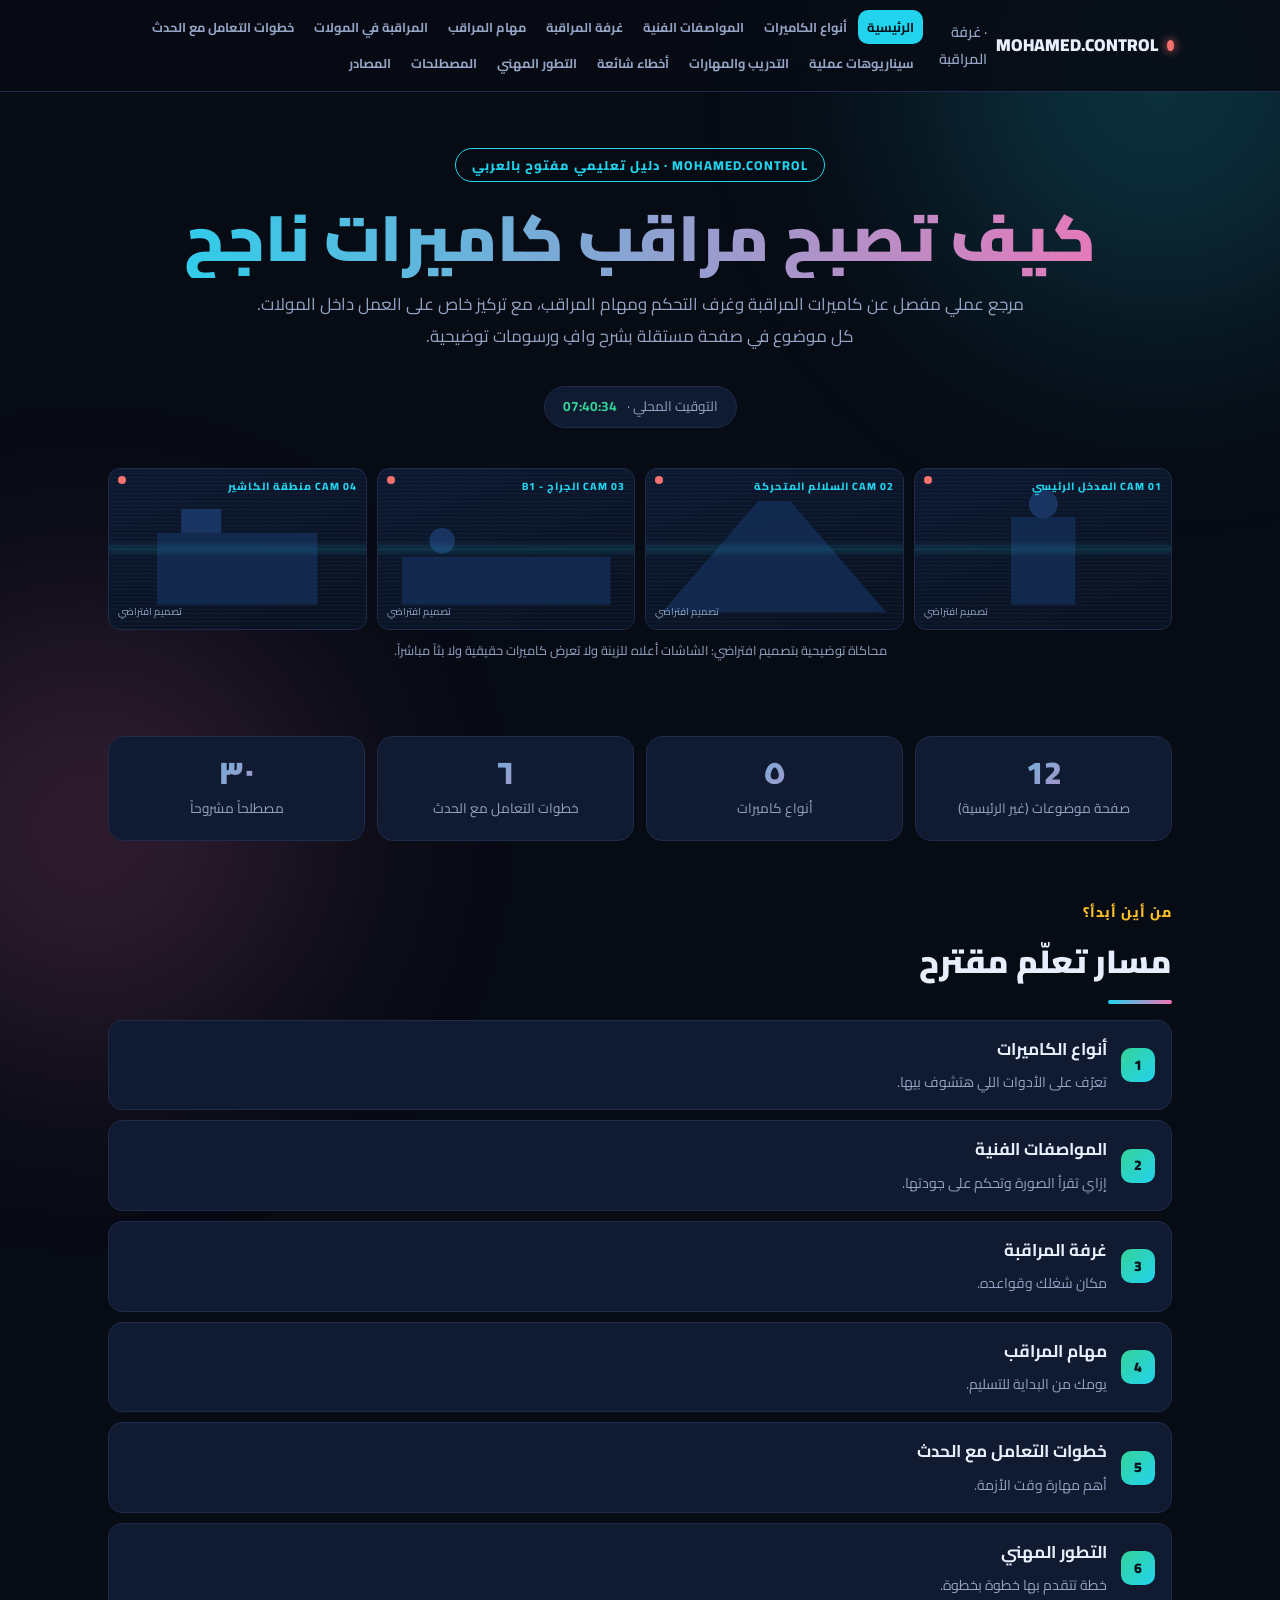
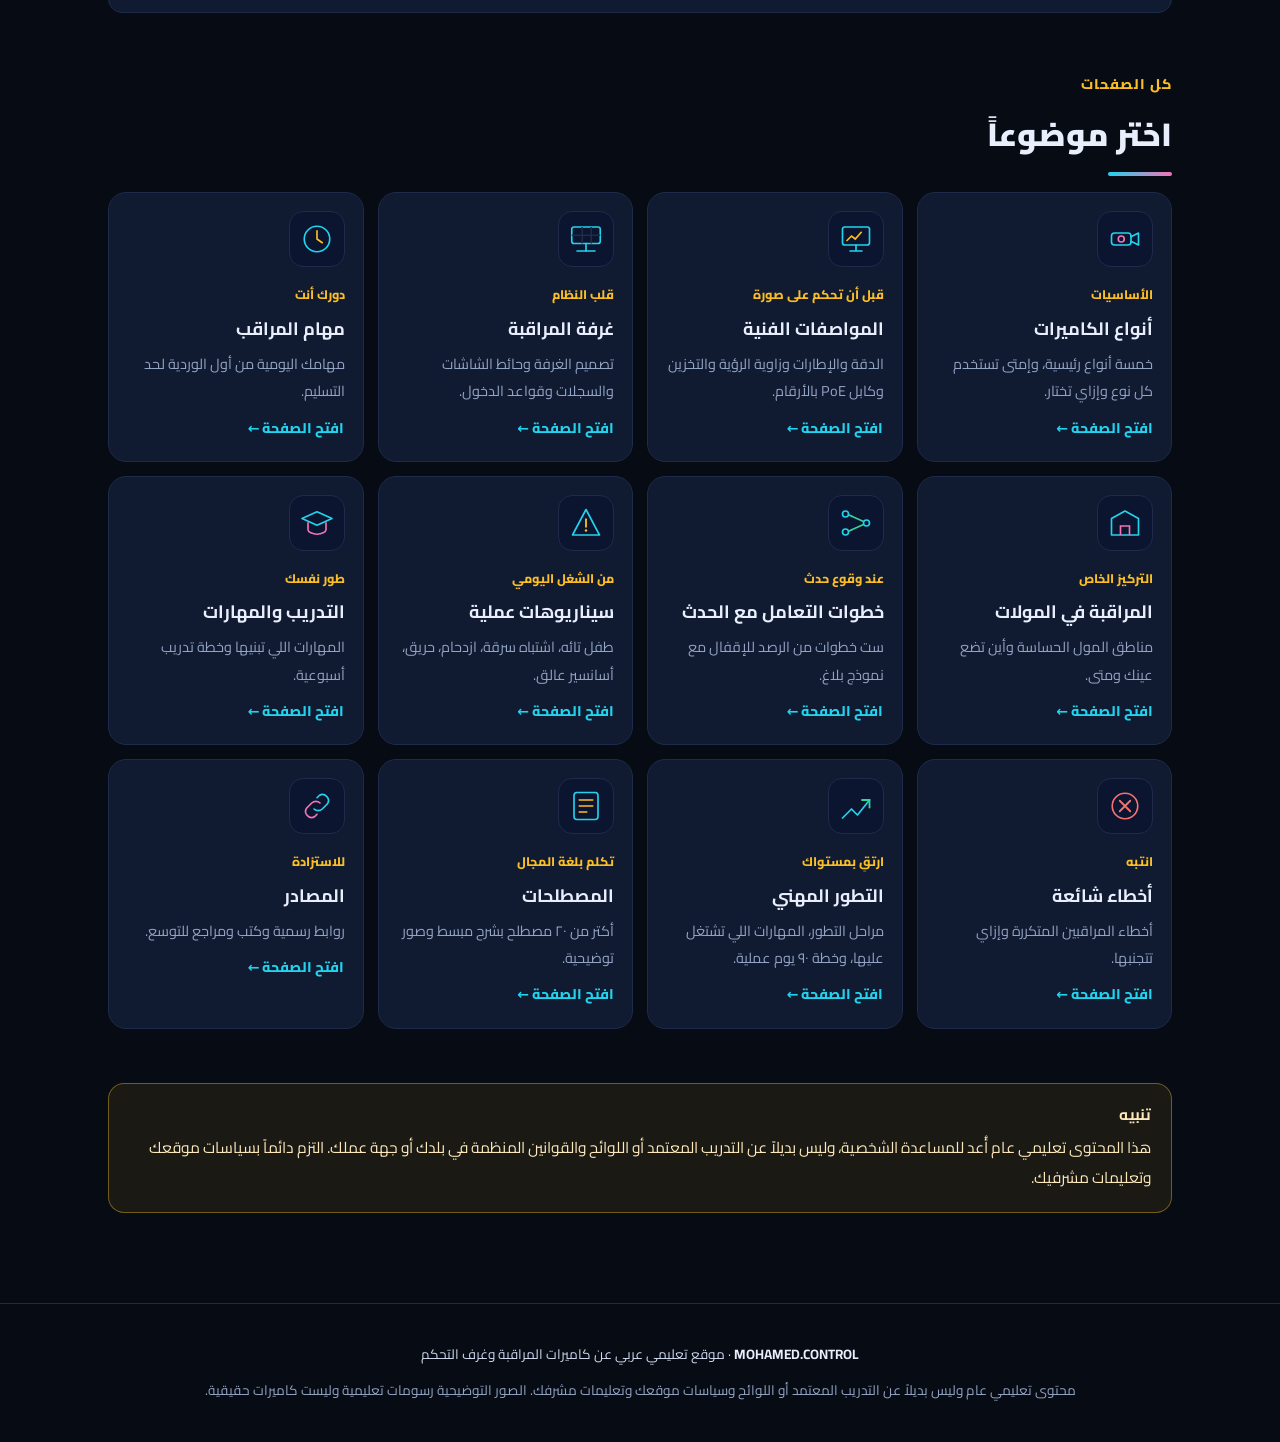
<file: index.html>
<!DOCTYPE html>
<html lang="ar" dir="rtl">
<head>
<meta charset="UTF-8">
<meta name="viewport" content="width=device-width, initial-scale=1.0">
<title>كيف تصبح مراقب كاميرات ناجح | MOHAMED.CONTROL</title>
<meta name="description" content="مرجع عملي مفصل عن كاميرات المراقبة وغرف التحكم ومهام المراقب، مع تركيز خاص على العمل داخل المولات التجارية.">
<link rel="preconnect" href="https://fonts.googleapis.com">
<link rel="preconnect" href="https://fonts.gstatic.com" crossorigin>
<link href="https://fonts.googleapis.com/css2?family=Cairo:wght@400;600;700;800;900&display=swap" rel="stylesheet">
<link rel="stylesheet" href="style.css?v=2">
</head>
<body>
<div class="glow a"></div><div class="glow b"></div>
<nav><div class="nav-in"><a class="brand" href="index.html"><span class="dot"></span>MOHAMED.CONTROL <small>· غرفة المراقبة</small></a><button class="menu-btn" id="mb" aria-expanded="false" aria-controls="lk">القائمة ☰</button><div class="links" id="lk"><a href='index.html' class='cur'>الرئيسية</a><a href='cameras.html'>أنواع الكاميرات</a><a href='specs.html'>المواصفات الفنية</a><a href='control-room.html'>غرفة المراقبة</a><a href='duties.html'>مهام المراقب</a><a href='malls.html'>المراقبة في المولات</a><a href='incident.html'>خطوات التعامل مع الحدث</a><a href='scenarios.html'>سيناريوهات عملية</a><a href='training.html'>التدريب والمهارات</a><a href='mistakes.html'>أخطاء شائعة</a><a href='growth.html'>التطور المهني</a><a href='terms.html'>المصطلحات</a><a href='sources.html'>المصادر</a></div></div></nav><header class="phero home-h"><span class="kicker">MOHAMED.CONTROL · دليل تعليمي مفتوح بالعربي</span><h1>كيف تصبح مراقب كاميرات ناجح</h1>
<p class="lead">مرجع عملي مفصل عن كاميرات المراقبة وغرف التحكم ومهام المراقب، مع تركيز خاص على العمل داخل المولات. كل موضوع في صفحة مستقلة بشرح وافٍ ورسومات توضيحية.</p>
<div class="live">التوقيت المحلي · <b id="clock">--:--:--</b></div></header>
<div class="wall"><div class='cam'><svg viewBox='0 0 160 100' preserveAspectRatio='none'><rect x='60' y='30' width='40' height='55' fill='#14305a'/><circle cx='80' cy='22' r='9' fill='#1e3f73'/></svg><span>CAM 01 المدخل الرئيسي</span><div class='rec'></div><i>تصميم افتراضي</i></div><div class='cam'><svg viewBox='0 0 160 100' preserveAspectRatio='none'><path d='M10 90L70 20L90 20L150 90Z' fill='#14305a'/></svg><span>CAM 02 السلالم المتحركة</span><div class='rec'></div><i>تصميم افتراضي</i></div><div class='cam'><svg viewBox='0 0 160 100' preserveAspectRatio='none'><rect x='15' y='55' width='130' height='30' fill='#14305a'/><circle cx='40' cy='45' r='8' fill='#1e3f73'/></svg><span>CAM 03 الجراج - B1</span><div class='rec'></div><i>تصميم افتراضي</i></div><div class='cam'><svg viewBox='0 0 160 100' preserveAspectRatio='none'><rect x='30' y='40' width='100' height='45' fill='#14305a'/><rect x='45' y='25' width='25' height='15' fill='#1e3f73'/></svg><span>CAM 04 منطقة الكاشير</span><div class='rec'></div><i>تصميم افتراضي</i></div></div>
<p style="text-align:center;color:var(--muted);font-size:.8rem;margin-top:8px;position:relative;z-index:1">محاكاة توضيحية بتصميم افتراضي: الشاشات أعلاه للزينة ولا تعرض كاميرات حقيقية ولا بثاً مباشراً.</p>
<main><section class="blk show"><div class="stats"><div class="stat"><b>12</b><span>صفحة موضوعات (غير الرئيسية)</span></div><div class="stat"><b>٥</b><span>أنواع كاميرات</span></div><div class="stat"><b>٦</b><span>خطوات التعامل مع الحدث</span></div><div class="stat"><b>٣٠</b><span>مصطلحاً مشروحاً</span></div></div></section>
<section class="blk"><span class="tag">من أين أبدأ؟</span><h2>مسار تعلّم مقترح</h2><div class="path">
<a href="cameras.html"><span class="n">1</span><div><b>أنواع الكاميرات</b><span>تعرّف على الأدوات اللي هتشوف بيها.</span></div></a>
<a href="specs.html"><span class="n">2</span><div><b>المواصفات الفنية</b><span>إزاي تقرأ الصورة وتحكم على جودتها.</span></div></a>
<a href="control-room.html"><span class="n">3</span><div><b>غرفة المراقبة</b><span>مكان شغلك وقواعده.</span></div></a>
<a href="duties.html"><span class="n">4</span><div><b>مهام المراقب</b><span>يومك من البداية للتسليم.</span></div></a>
<a href="incident.html"><span class="n">5</span><div><b>خطوات التعامل مع الحدث</b><span>أهم مهارة وقت الأزمة.</span></div></a>
<a href="growth.html"><span class="n">6</span><div><b>التطور المهني</b><span>خطة تتقدم بها خطوة بخطوة.</span></div></a></div></section>
<section class="blk"><span class="tag">كل الصفحات</span><h2>اختر موضوعاً</h2><div class="pcards"><a class='pc' href='cameras.html'><div class='ic'><svg viewBox='0 0 48 48' aria-hidden='true'><rect x='6' y='16' width='26' height='16' rx='4' stroke='#22d3ee' stroke-width='2.2' fill='none' stroke-linecap='round' stroke-linejoin='round'/><path d='M32 21l10-5v16l-10-5' stroke='#22d3ee' stroke-width='2.2' fill='none' stroke-linecap='round' stroke-linejoin='round'/><circle cx='19' cy='24' r='4' stroke='#f472b6' stroke-width='2.2' fill='none'/></svg></div><small>الأساسيات</small><h3>أنواع الكاميرات</h3><p>خمسة أنواع رئيسية، وإمتى تستخدم كل نوع وإزاي تختار.</p><span class='go'>افتح الصفحة ←</span></a><a class='pc' href='specs.html'><div class='ic'><svg viewBox='0 0 48 48' aria-hidden='true'><rect x='6' y='8' width='36' height='24' rx='3' stroke='#22d3ee' stroke-width='2.2' fill='none' stroke-linecap='round' stroke-linejoin='round'/><path d='M16 40h16M24 32v8' stroke='#22d3ee' stroke-width='2.2' fill='none' stroke-linecap='round' stroke-linejoin='round'/><path d='M12 26l6-6 5 4 8-9' stroke='#fbbf24' stroke-width='2.2' fill='none' stroke-linecap='round'/></svg></div><small>قبل أن تحكم على صورة</small><h3>المواصفات الفنية</h3><p>الدقة والإطارات وزاوية الرؤية والتخزين وكابل PoE بالأرقام.</p><span class='go'>افتح الصفحة ←</span></a><a class='pc' href='control-room.html'><div class='ic'><svg viewBox='0 0 48 48' aria-hidden='true'><rect x='5' y='8' width='38' height='22' rx='3' stroke='#22d3ee' stroke-width='2.2' fill='none' stroke-linecap='round' stroke-linejoin='round'/><path d='M5 19h38M19 8v22M31 8v22' stroke='#1e2b4a' stroke-width='2'/><path d='M12 40h24' stroke='#22d3ee' stroke-width='2.2' fill='none' stroke-linecap='round' stroke-linejoin='round'/><path d='M24 30v10' stroke='#22d3ee' stroke-width='2.2' fill='none' stroke-linecap='round' stroke-linejoin='round'/></svg></div><small>قلب النظام</small><h3>غرفة المراقبة</h3><p>تصميم الغرفة وحائط الشاشات والسجلات وقواعد الدخول.</p><span class='go'>افتح الصفحة ←</span></a><a class='pc' href='duties.html'><div class='ic'><svg viewBox='0 0 48 48' aria-hidden='true'><circle cx='24' cy='24' r='17' stroke='#22d3ee' stroke-width='2.2' fill='none' stroke-linecap='round' stroke-linejoin='round'/><path d='M24 13v11l7 5' stroke='#fbbf24' stroke-width='2.2' fill='none' stroke-linecap='round'/></svg></div><small>دورك أنت</small><h3>مهام المراقب</h3><p>مهامك اليومية من أول الوردية لحد التسليم.</p><span class='go'>افتح الصفحة ←</span></a><a class='pc' href='malls.html'><div class='ic'><svg viewBox='0 0 48 48' aria-hidden='true'><path d='M6 40V18l18-10 18 10v22z' stroke='#22d3ee' stroke-width='2.2' fill='none' stroke-linecap='round' stroke-linejoin='round'/><path d='M18 40V28h12v12' stroke='#f472b6' stroke-width='2.2' fill='none'/></svg></div><small>التركيز الخاص</small><h3>المراقبة في المولات</h3><p>مناطق المول الحساسة وأين تضع عينك ومتى.</p><span class='go'>افتح الصفحة ←</span></a><a class='pc' href='incident.html'><div class='ic'><svg viewBox='0 0 48 48' aria-hidden='true'><circle cx='10' cy='12' r='4' stroke='#22d3ee' stroke-width='2.2' fill='none' stroke-linecap='round' stroke-linejoin='round'/><circle cx='38' cy='24' r='4' stroke='#22d3ee' stroke-width='2.2' fill='none' stroke-linecap='round' stroke-linejoin='round'/><circle cx='10' cy='36' r='4' stroke='#22d3ee' stroke-width='2.2' fill='none' stroke-linecap='round' stroke-linejoin='round'/><path d='M14 13l20 9M14 35l20-9' stroke='#34d399' stroke-width='2.2' fill='none'/></svg></div><small>عند وقوع حدث</small><h3>خطوات التعامل مع الحدث</h3><p>ست خطوات من الرصد للإقفال مع نموذج بلاغ.</p><span class='go'>افتح الصفحة ←</span></a><a class='pc' href='scenarios.html'><div class='ic'><svg viewBox='0 0 48 48' aria-hidden='true'><path d='M24 6l18 34H6z' stroke='#22d3ee' stroke-width='2.2' fill='none' stroke-linecap='round' stroke-linejoin='round'/><path d='M24 19v10' stroke='#fbbf24' stroke-width='2.4' stroke-linecap='round'/><circle cx='24' cy='34' r='1.6' fill='#fbbf24'/></svg></div><small>من الشغل اليومي</small><h3>سيناريوهات عملية</h3><p>طفل تائه، اشتباه سرقة، ازدحام، حريق، أسانسير عالق.</p><span class='go'>افتح الصفحة ←</span></a><a class='pc' href='training.html'><div class='ic'><svg viewBox='0 0 48 48' aria-hidden='true'><path d='M4 18l20-9 20 9-20 9z' stroke='#22d3ee' stroke-width='2.2' fill='none' stroke-linecap='round' stroke-linejoin='round'/><path d='M12 23v10c0 3 6 6 12 6s12-3 12-6V23' stroke='#f472b6' stroke-width='2.2' fill='none'/></svg></div><small>طور نفسك</small><h3>التدريب والمهارات</h3><p>المهارات اللي تبنيها وخطة تدريب أسبوعية.</p><span class='go'>افتح الصفحة ←</span></a><a class='pc' href='mistakes.html'><div class='ic'><svg viewBox='0 0 48 48' aria-hidden='true'><circle cx='24' cy='24' r='17' stroke='#f87171' stroke-width='2.2' fill='none'/><path d='M17 17l14 14M31 17L17 31' stroke='#f87171' stroke-width='2.4' stroke-linecap='round'/></svg></div><small>انتبه</small><h3>أخطاء شائعة</h3><p>أخطاء المراقبين المتكررة وإزاي تتجنبها.</p><span class='go'>افتح الصفحة ←</span></a><a class='pc' href='growth.html'><div class='ic'><svg viewBox='0 0 48 48' aria-hidden='true'><path d='M6 40l12-12 8 8 16-20' stroke='#22d3ee' stroke-width='2.2' fill='none' stroke-linecap='round' stroke-linejoin='round'/><path d='M32 16h10v10' stroke='#34d399' stroke-width='2.4' fill='none' stroke-linecap='round'/></svg></div><small>ارتقِ بمستواك</small><h3>التطور المهني</h3><p>مراحل التطور، المهارات اللي تشتغل عليها، وخطة ٩٠ يوم عملية.</p><span class='go'>افتح الصفحة ←</span></a><a class='pc' href='terms.html'><div class='ic'><svg viewBox='0 0 48 48' aria-hidden='true'><rect x='8' y='6' width='32' height='36' rx='4' stroke='#22d3ee' stroke-width='2.2' fill='none' stroke-linecap='round' stroke-linejoin='round'/><path d='M15 16h18M15 24h18M15 32h10' stroke='#fbbf24' stroke-width='2.2' stroke-linecap='round'/></svg></div><small>تكلم بلغة المجال</small><h3>المصطلحات</h3><p>أكتر من ٢٠ مصطلح بشرح مبسط وصور توضيحية.</p><span class='go'>افتح الصفحة ←</span></a><a class='pc' href='sources.html'><div class='ic'><svg viewBox='0 0 48 48' aria-hidden='true'><path d='M20 28a8 8 0 0 0 11 0l7-7a8 8 0 0 0-11-11l-3 3' stroke='#22d3ee' stroke-width='2.2' fill='none' stroke-linecap='round' stroke-linejoin='round'/><path d='M28 20a8 8 0 0 0-11 0l-7 7a8 8 0 0 0 11 11l3-3' stroke='#f472b6' stroke-width='2.2' fill='none' stroke-linecap='round'/></svg></div><small>للاستزادة</small><h3>المصادر</h3><p>روابط رسمية وكتب ومراجع للتوسع.</p><span class='go'>افتح الصفحة ←</span></a></div></section>
<section class="blk"><div class="callout gold"><b>تنبيه</b><p>هذا المحتوى تعليمي عام أُعد للمساعدة الشخصية، وليس بديلاً عن التدريب المعتمد أو اللوائح والقوانين المنظمة في بلدك أو جهة عملك. التزم دائماً بسياسات موقعك وتعليمات مشرفيك.</p></div></section></main><footer><p><b>MOHAMED.CONTROL</b> · موقع تعليمي عربي عن كاميرات المراقبة وغرف التحكم</p><p style="margin-top:6px;color:var(--muted)">محتوى تعليمي عام وليس بديلاً عن التدريب المعتمد أو اللوائح وسياسات موقعك وتعليمات مشرفك. الصور التوضيحية رسومات تعليمية وليست كاميرات حقيقية.</p></footer>
<script src="app.js?v=2"></script>
</body></html>
</file>
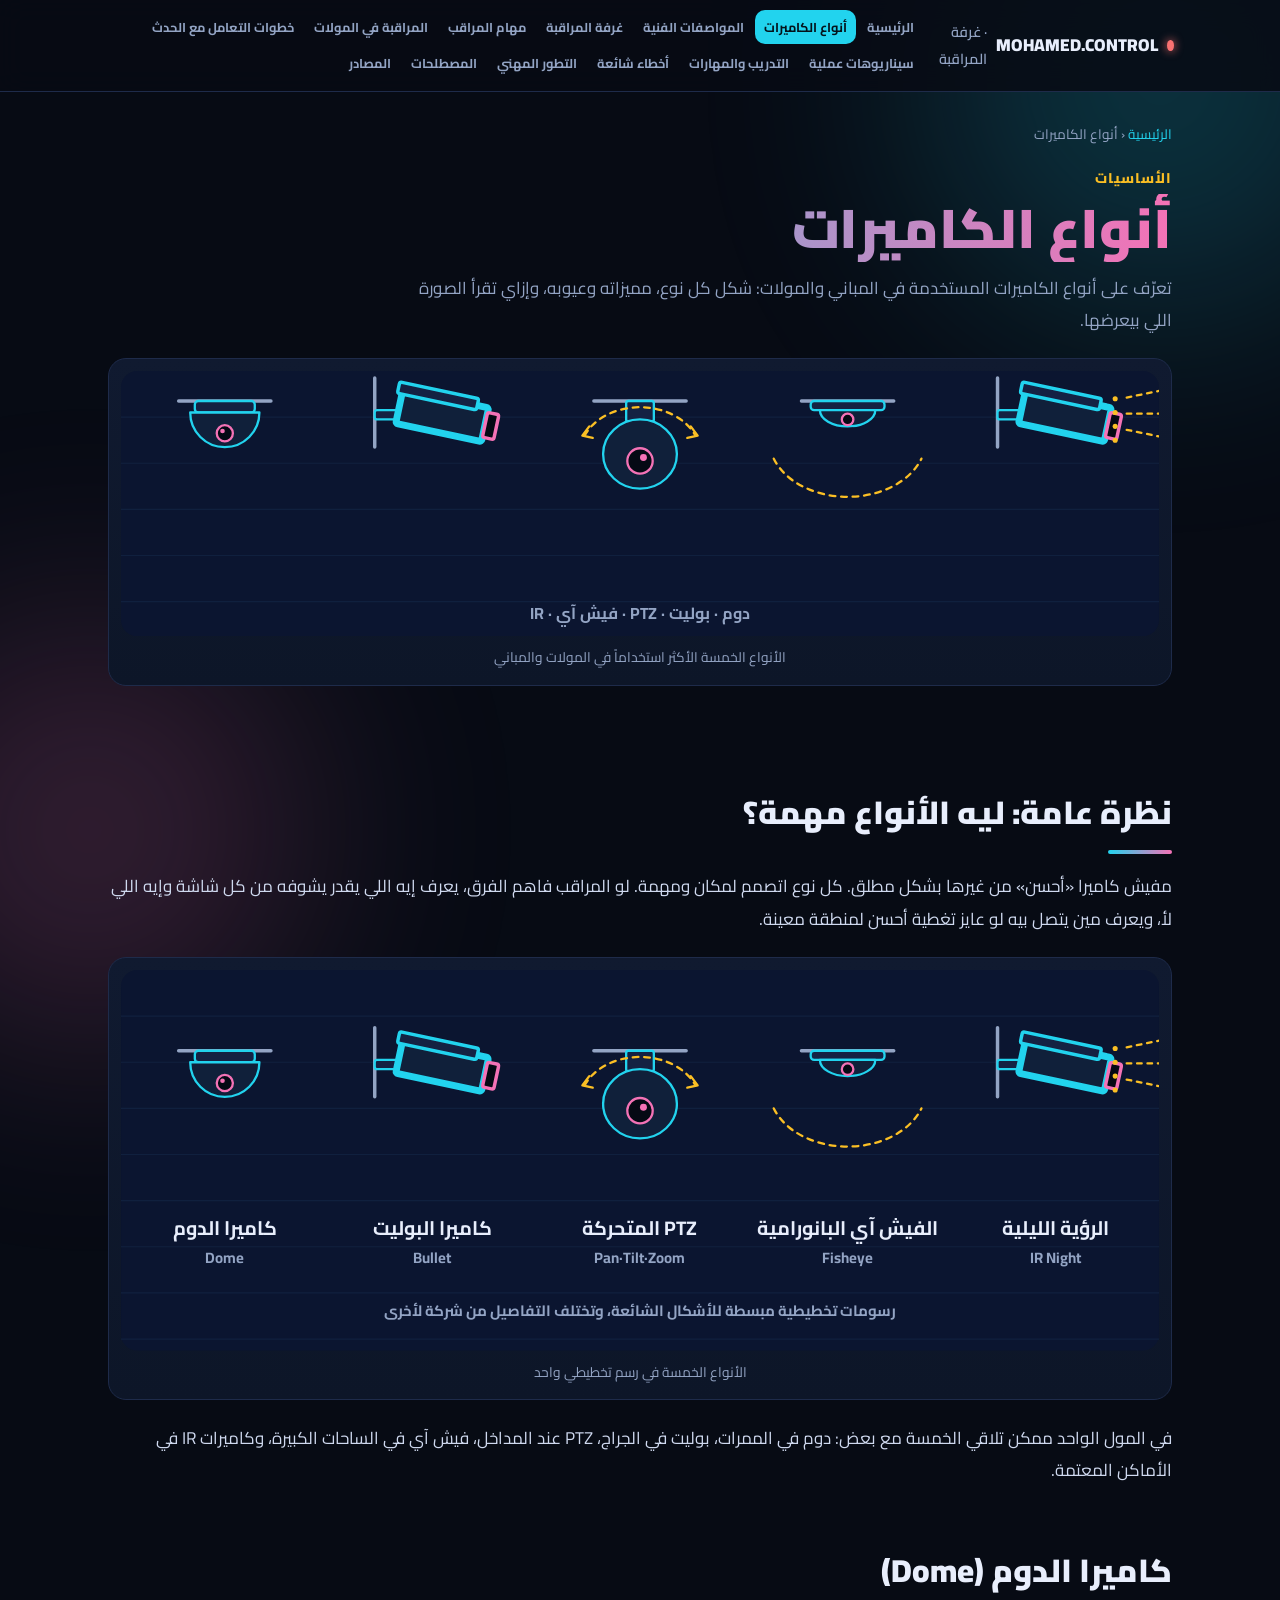
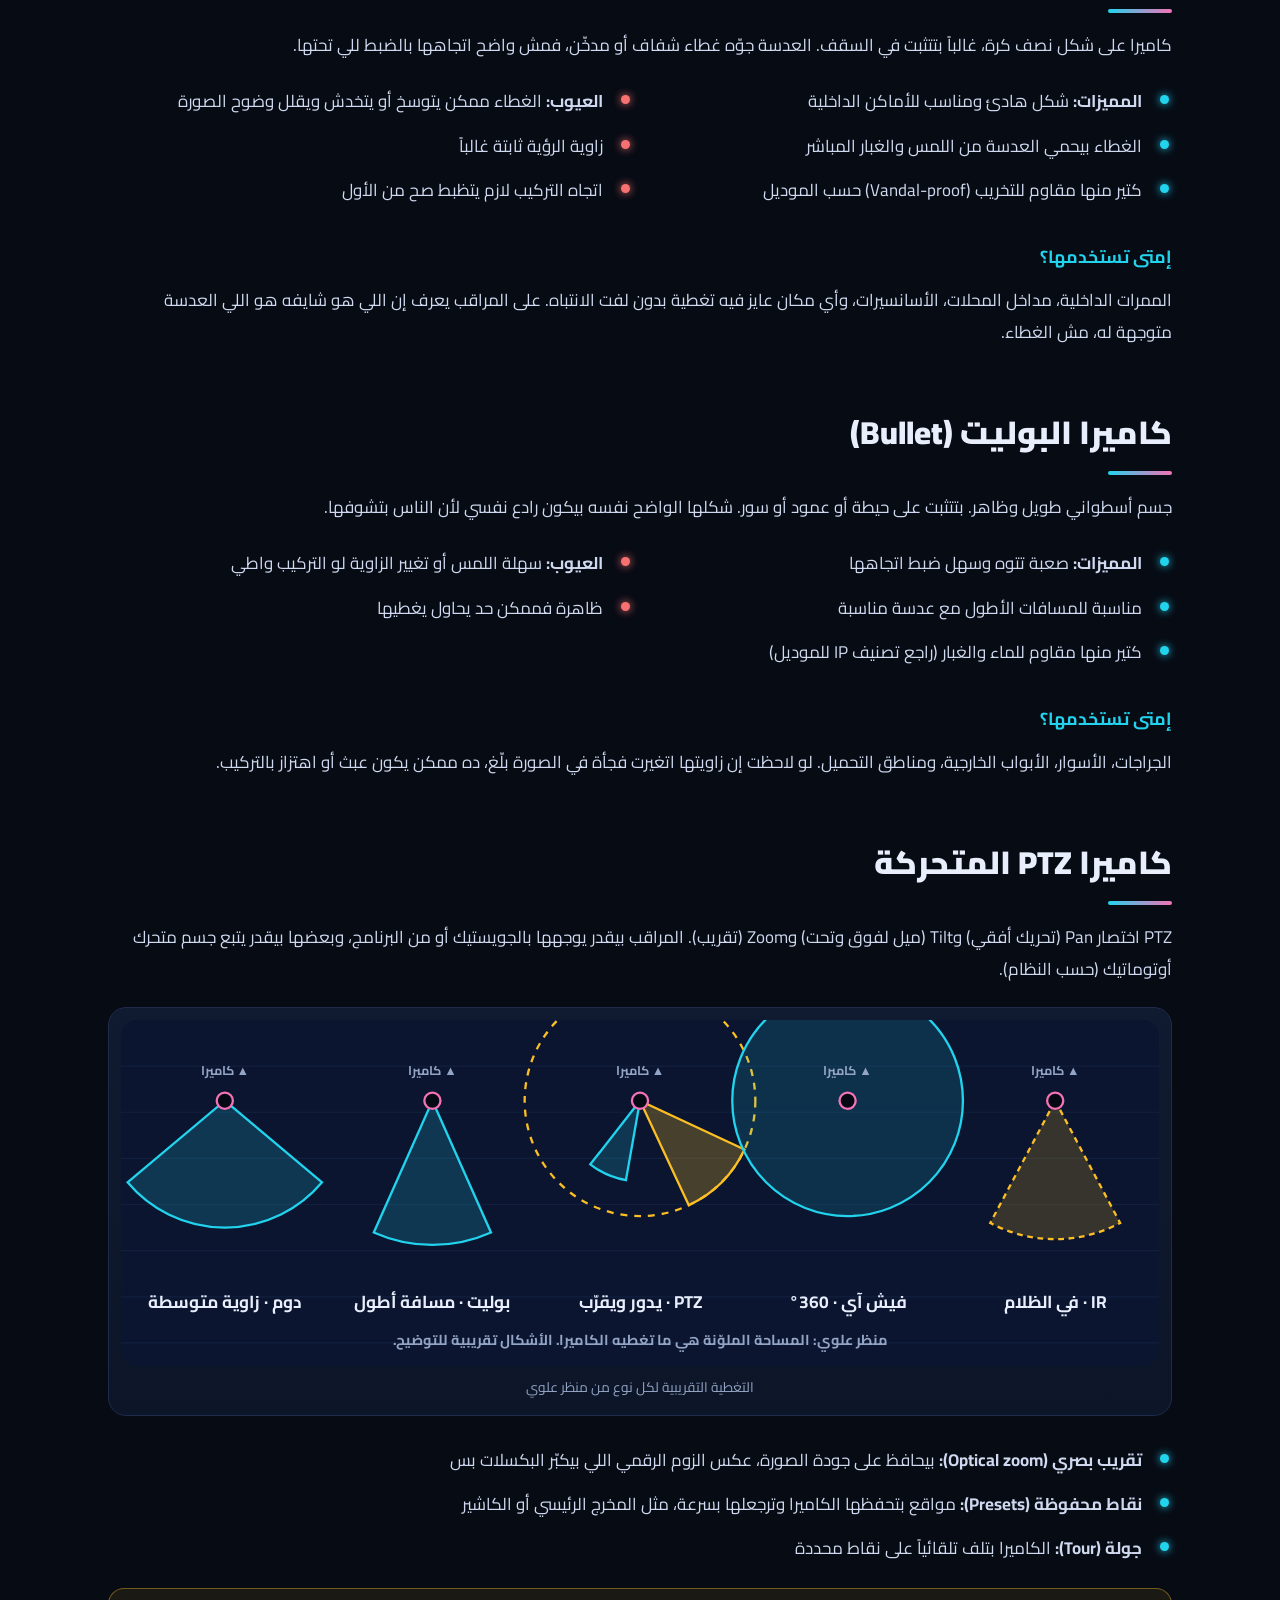
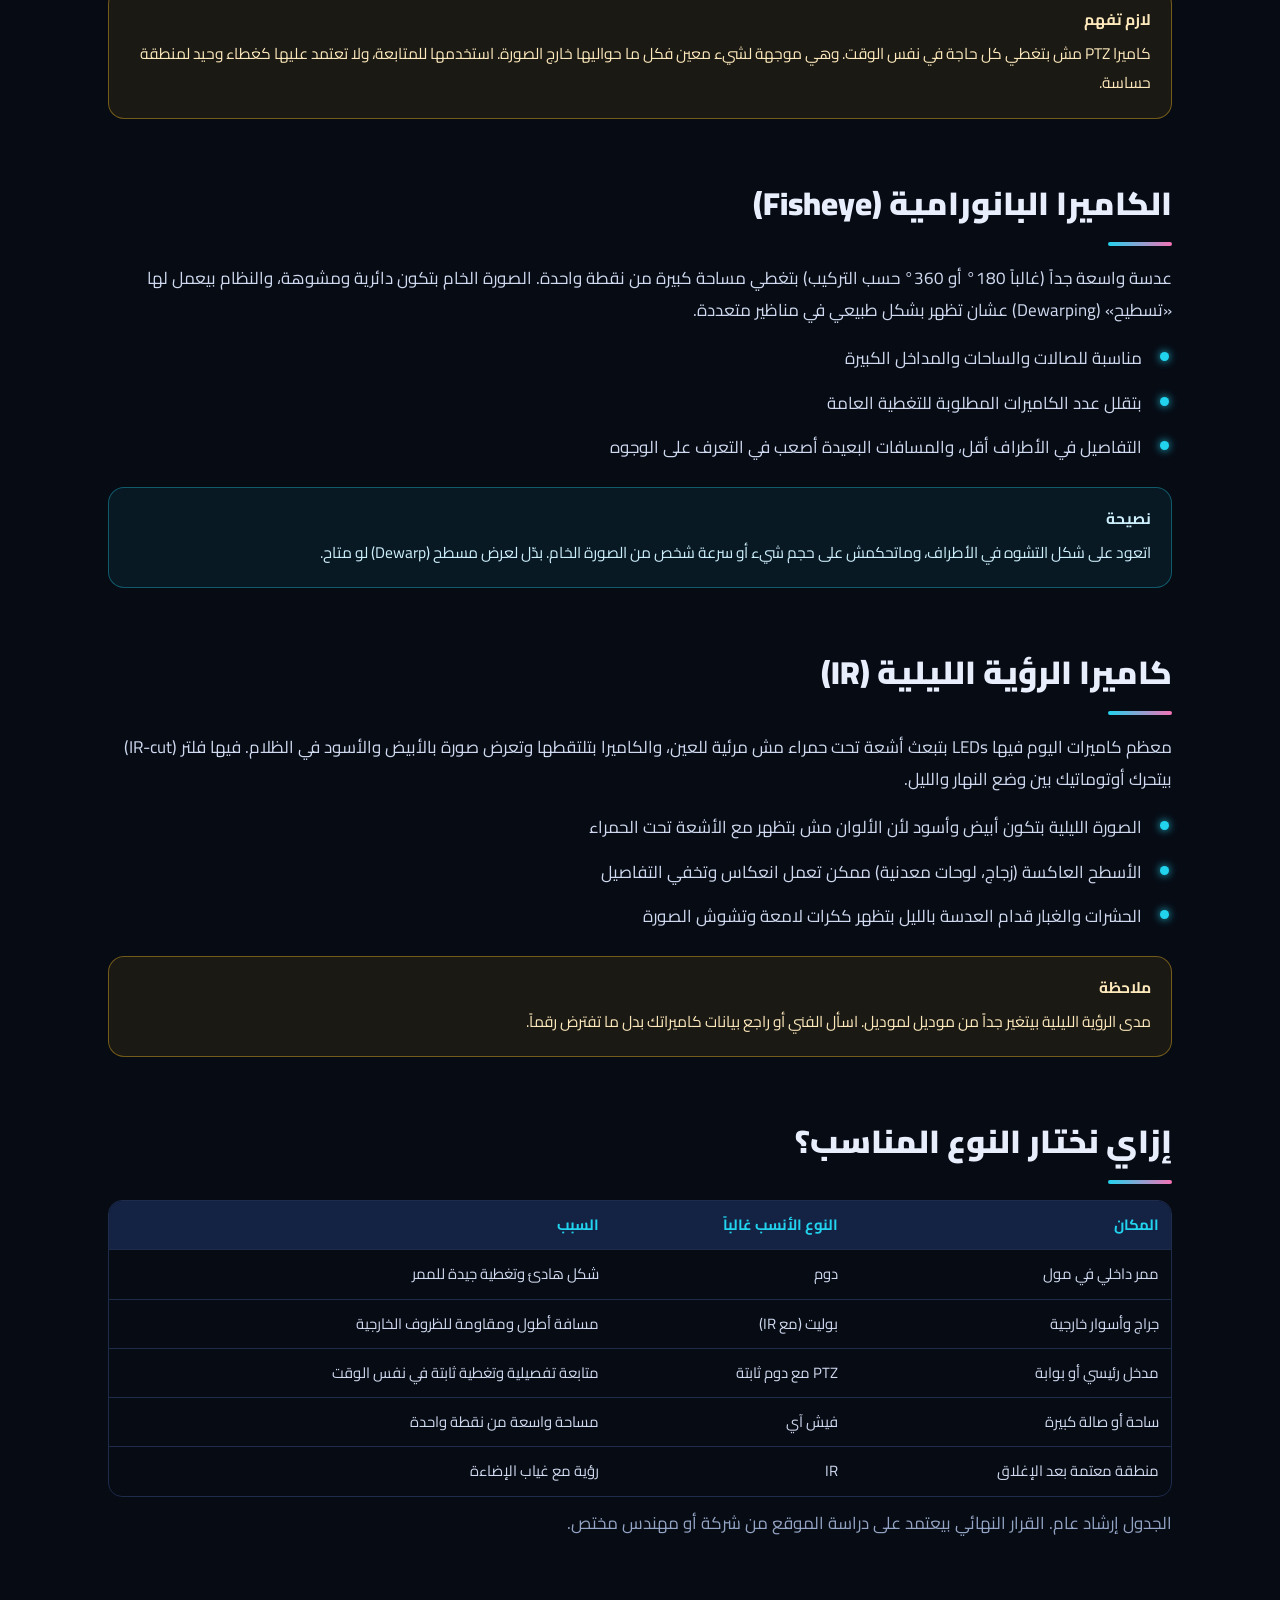
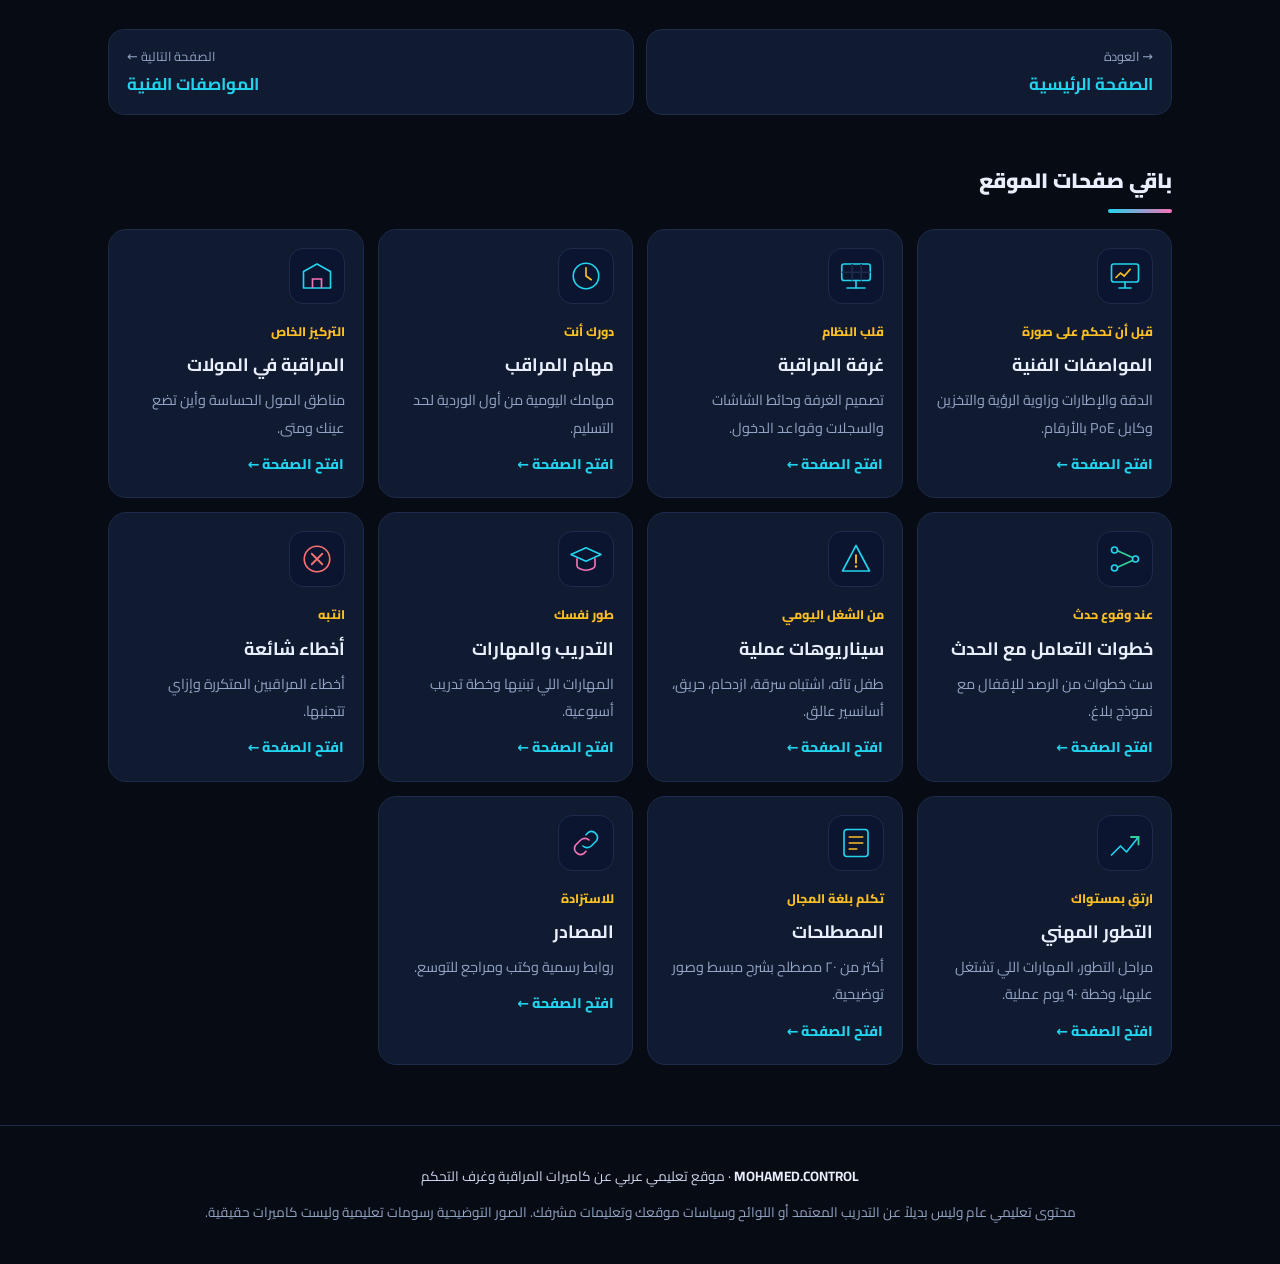
<file: cameras.html>
<!DOCTYPE html>
<html lang="ar" dir="rtl">
<head>
<meta charset="UTF-8">
<meta name="viewport" content="width=device-width, initial-scale=1.0">
<title>أنواع الكاميرات | MOHAMED.CONTROL</title>
<meta name="description" content="خمسة أنواع رئيسية، وإمتى تستخدم كل نوع وإزاي تختار.">
<link rel="preconnect" href="https://fonts.googleapis.com">
<link rel="preconnect" href="https://fonts.gstatic.com" crossorigin>
<link href="https://fonts.googleapis.com/css2?family=Cairo:wght@400;600;700;800;900&display=swap" rel="stylesheet">
<link rel="stylesheet" href="style.css?v=2">
</head>
<body>
<div class="glow a"></div><div class="glow b"></div>
<nav><div class="nav-in"><a class="brand" href="index.html"><span class="dot"></span>MOHAMED.CONTROL <small>· غرفة المراقبة</small></a><button class="menu-btn" id="mb" aria-expanded="false" aria-controls="lk">القائمة ☰</button><div class="links" id="lk"><a href='index.html'>الرئيسية</a><a href='cameras.html' class='cur'>أنواع الكاميرات</a><a href='specs.html'>المواصفات الفنية</a><a href='control-room.html'>غرفة المراقبة</a><a href='duties.html'>مهام المراقب</a><a href='malls.html'>المراقبة في المولات</a><a href='incident.html'>خطوات التعامل مع الحدث</a><a href='scenarios.html'>سيناريوهات عملية</a><a href='training.html'>التدريب والمهارات</a><a href='mistakes.html'>أخطاء شائعة</a><a href='growth.html'>التطور المهني</a><a href='terms.html'>المصطلحات</a><a href='sources.html'>المصادر</a></div></div></nav><div class="phero"><div class="crumb"><a href="index.html">الرئيسية</a> ‹ أنواع الكاميرات</div>
<div style="margin-top:14px"><span class="tag">الأساسيات</span></div><h1>أنواع الكاميرات</h1><p class="lead">تعرّف على أنواع الكاميرات المستخدمة في المباني والمولات: شكل كل نوع، مميزاته وعيوبه، وإزاي تقرأ الصورة اللي بيعرضها.</p>
<figure class="fig hero-fig"><svg class='sv' viewBox='0 0 900 230' role='img' aria-label='خمسة أنواع'><rect width='900' height='230' rx='14' fill='#0b1530'/><line x1='0' y1='40' x2='900' y2='40' stroke='#10203e' stroke-width='1' stroke-linecap='round' /><line x1='0' y1='80' x2='900' y2='80' stroke='#10203e' stroke-width='1' stroke-linecap='round' /><line x1='0' y1='120' x2='900' y2='120' stroke='#10203e' stroke-width='1' stroke-linecap='round' /><line x1='0' y1='160' x2='900' y2='160' stroke='#10203e' stroke-width='1' stroke-linecap='round' /><line x1='0' y1='200' x2='900' y2='200' stroke='#10203e' stroke-width='1' stroke-linecap='round' /><line x1='50' y1='26' x2='130' y2='26' stroke='#93a4c4' stroke-width='3' stroke-linecap='round' /><rect x='64' y='26' width='52' height='10' rx='3' fill='#142243' stroke='#22d3ee' stroke-width='2' /><path d='M60 36A30 30 0 0 0 120 36Z' fill='#10203a' stroke='#22d3ee' stroke-width='2' stroke-linecap='round' stroke-linejoin='round' /><circle cx='90' cy='54' r='7' fill='#050914' stroke='#f472b6' stroke-width='2' /><circle cx='88' cy='52' r='2' fill='#f472b6' stroke='#f472b6' stroke-width='0' /><line x1='220' y1='6' x2='220' y2='66' stroke='#93a4c4' stroke-width='3' stroke-linecap='round' /><rect x='220' y='34' width='22' height='8' rx='2' fill='#142243' stroke='#22d3ee' stroke-width='2' /><g transform='rotate(12 270 40)'><rect x='240' y='22' width='76' height='30' rx='2' fill='#10203a' stroke='#22d3ee' stroke-width='6' /><rect x='236' y='16' width='70' height='10' rx='2' fill='#142243' stroke='#22d3ee' stroke-width='3' /><rect x='316' y='26' width='10' height='22' rx='2' fill='#050914' stroke='#f472b6' stroke-width='3' /></g><line x1='410' y1='26' x2='490' y2='26' stroke='#93a4c4' stroke-width='3' stroke-linecap='round' /><rect x='438' y='26' width='24' height='18' rx='2' fill='#142243' stroke='#22d3ee' stroke-width='2' /><ellipse cx='450' cy='72' rx='32' ry='30' fill='#10203a' stroke='#22d3ee' stroke-width='2'/><circle cx='450' cy='78' r='11' fill='#050914' stroke='#f472b6' stroke-width='2' /><circle cx='453' cy='75' r='3' fill='#f472b6' stroke='#f472b6' stroke-width='0' /><path d='M402 56A52 40 0 0 1 498 56' fill='none' stroke='#fbbf24' stroke-width='2' stroke-linecap='round' stroke-linejoin='round' stroke-dasharray='5 5'/><path d='M494 48l6 8l-9 2' fill='none' stroke='#fbbf24' stroke-width='2' stroke-linecap='round' stroke-linejoin='round' /><path d='M406 48l-6 8l9 2' fill='none' stroke='#fbbf24' stroke-width='2' stroke-linecap='round' stroke-linejoin='round' /><line x1='590' y1='26' x2='670' y2='26' stroke='#93a4c4' stroke-width='3' stroke-linecap='round' /><rect x='598' y='26' width='64' height='8' rx='3' fill='#142243' stroke='#22d3ee' stroke-width='2' /><path d='M606 34A24 14 0 0 0 654 34Z' fill='#10203a' stroke='#22d3ee' stroke-width='2' stroke-linecap='round' stroke-linejoin='round' /><circle cx='630' cy='42' r='5' fill='#050914' stroke='#f472b6' stroke-width='2' /><path d='M566 76A68 50 0 0 0 694 76' fill='none' stroke='#fbbf24' stroke-width='2' stroke-linecap='round' stroke-linejoin='round' stroke-dasharray='5 5'/><line x1='760' y1='6' x2='760' y2='66' stroke='#93a4c4' stroke-width='3' stroke-linecap='round' /><rect x='760' y='34' width='22' height='8' rx='2' fill='#142243' stroke='#22d3ee' stroke-width='2' /><g transform='rotate(12 810 40)'><rect x='780' y='22' width='76' height='30' rx='2' fill='#10203a' stroke='#22d3ee' stroke-width='6' /><rect x='776' y='16' width='70' height='10' rx='2' fill='#142243' stroke='#22d3ee' stroke-width='3' /><rect x='856' y='26' width='10' height='22' rx='2' fill='#050914' stroke='#f472b6' stroke-width='3' /></g><circle cx='862' cy='24' r='2.2' fill='#fbbf24' stroke='#fbbf24' stroke-width='0' class='anim'/><circle cx='862' cy='36' r='2.2' fill='#fbbf24' stroke='#fbbf24' stroke-width='0' class='anim'/><circle cx='862' cy='48' r='2.2' fill='#fbbf24' stroke='#fbbf24' stroke-width='0' class='anim'/><circle cx='862' cy='60' r='2.2' fill='#fbbf24' stroke='#fbbf24' stroke-width='0' class='anim'/><line x1='872' y1='23' x2='920' y2='13.2' stroke='#fbbf24' stroke-width='2' stroke-dasharray='4 5' stroke-linecap='round' /><line x1='872' y1='37' x2='920' y2='37.0' stroke='#fbbf24' stroke-width='2' stroke-dasharray='4 5' stroke-linecap='round' /><line x1='872' y1='51' x2='920' y2='60.8' stroke='#fbbf24' stroke-width='2' stroke-dasharray='4 5' stroke-linecap='round' /><text x='450' y='215' font-size='14' font-weight='700' text-anchor='middle' class='m'>دوم · بوليت · PTZ · فيش آي · IR</text></svg><figcaption>الأنواع الخمسة الأكثر استخداماً في المولات والمباني</figcaption></figure></div>
<main><section class='blk'><h2>نظرة عامة: ليه الأنواع مهمة؟</h2><p>مفيش كاميرا «أحسن» من غيرها بشكل مطلق. كل نوع اتصمم لمكان ومهمة. لو المراقب فاهم الفرق، يعرف إيه اللي يقدر يشوفه من كل شاشة وإيه اللي لأ، ويعرف مين يتصل بيه لو عايز تغطية أحسن لمنطقة معينة.</p><figure class='fig'><svg class='sv' viewBox='0 0 900 330' role='img' aria-label='أنواع كاميرات المراقبة الخمسة'><rect width='900' height='330' rx='14' fill='#0b1530'/><line x1='0' y1='40' x2='900' y2='40' stroke='#10203e' stroke-width='1' stroke-linecap='round' /><line x1='0' y1='80' x2='900' y2='80' stroke='#10203e' stroke-width='1' stroke-linecap='round' /><line x1='0' y1='120' x2='900' y2='120' stroke='#10203e' stroke-width='1' stroke-linecap='round' /><line x1='0' y1='160' x2='900' y2='160' stroke='#10203e' stroke-width='1' stroke-linecap='round' /><line x1='0' y1='200' x2='900' y2='200' stroke='#10203e' stroke-width='1' stroke-linecap='round' /><line x1='0' y1='240' x2='900' y2='240' stroke='#10203e' stroke-width='1' stroke-linecap='round' /><line x1='0' y1='280' x2='900' y2='280' stroke='#10203e' stroke-width='1' stroke-linecap='round' /><line x1='0' y1='320' x2='900' y2='320' stroke='#10203e' stroke-width='1' stroke-linecap='round' /><line x1='50' y1='70' x2='130' y2='70' stroke='#93a4c4' stroke-width='3' stroke-linecap='round' /><rect x='64' y='70' width='52' height='10' rx='3' fill='#142243' stroke='#22d3ee' stroke-width='2' /><path d='M60 80A30 30 0 0 0 120 80Z' fill='#10203a' stroke='#22d3ee' stroke-width='2' stroke-linecap='round' stroke-linejoin='round' /><circle cx='90' cy='98' r='7' fill='#050914' stroke='#f472b6' stroke-width='2' /><circle cx='88' cy='96' r='2' fill='#f472b6' stroke='#f472b6' stroke-width='0' /><text x='90' y='230' font-size='17' font-weight='700' text-anchor='middle' class=''>كاميرا الدوم</text><text x='90' y='254' font-size='13' font-weight='700' text-anchor='middle' class='m'>Dome</text><line x1='220' y1='50' x2='220' y2='110' stroke='#93a4c4' stroke-width='3' stroke-linecap='round' /><rect x='220' y='78' width='22' height='8' rx='2' fill='#142243' stroke='#22d3ee' stroke-width='2' /><g transform='rotate(12 270 84)'><rect x='240' y='66' width='76' height='30' rx='2' fill='#10203a' stroke='#22d3ee' stroke-width='6' /><rect x='236' y='60' width='70' height='10' rx='2' fill='#142243' stroke='#22d3ee' stroke-width='3' /><rect x='316' y='70' width='10' height='22' rx='2' fill='#050914' stroke='#f472b6' stroke-width='3' /></g><text x='270' y='230' font-size='17' font-weight='700' text-anchor='middle' class=''>كاميرا البوليت</text><text x='270' y='254' font-size='13' font-weight='700' text-anchor='middle' class='m'>Bullet</text><line x1='410' y1='70' x2='490' y2='70' stroke='#93a4c4' stroke-width='3' stroke-linecap='round' /><rect x='438' y='70' width='24' height='18' rx='2' fill='#142243' stroke='#22d3ee' stroke-width='2' /><ellipse cx='450' cy='116' rx='32' ry='30' fill='#10203a' stroke='#22d3ee' stroke-width='2'/><circle cx='450' cy='122' r='11' fill='#050914' stroke='#f472b6' stroke-width='2' /><circle cx='453' cy='119' r='3' fill='#f472b6' stroke='#f472b6' stroke-width='0' /><path d='M402 100A52 40 0 0 1 498 100' fill='none' stroke='#fbbf24' stroke-width='2' stroke-linecap='round' stroke-linejoin='round' stroke-dasharray='5 5'/><path d='M494 92l6 8l-9 2' fill='none' stroke='#fbbf24' stroke-width='2' stroke-linecap='round' stroke-linejoin='round' /><path d='M406 92l-6 8l9 2' fill='none' stroke='#fbbf24' stroke-width='2' stroke-linecap='round' stroke-linejoin='round' /><text x='450' y='230' font-size='17' font-weight='700' text-anchor='middle' class=''>PTZ المتحركة</text><text x='450' y='254' font-size='13' font-weight='700' text-anchor='middle' class='m'>Pan·Tilt·Zoom</text><line x1='590' y1='70' x2='670' y2='70' stroke='#93a4c4' stroke-width='3' stroke-linecap='round' /><rect x='598' y='70' width='64' height='8' rx='3' fill='#142243' stroke='#22d3ee' stroke-width='2' /><path d='M606 78A24 14 0 0 0 654 78Z' fill='#10203a' stroke='#22d3ee' stroke-width='2' stroke-linecap='round' stroke-linejoin='round' /><circle cx='630' cy='86' r='5' fill='#050914' stroke='#f472b6' stroke-width='2' /><path d='M566 120A68 50 0 0 0 694 120' fill='none' stroke='#fbbf24' stroke-width='2' stroke-linecap='round' stroke-linejoin='round' stroke-dasharray='5 5'/><text x='630' y='230' font-size='17' font-weight='700' text-anchor='middle' class=''>الفيش آي البانورامية</text><text x='630' y='254' font-size='13' font-weight='700' text-anchor='middle' class='m'>Fisheye</text><line x1='760' y1='50' x2='760' y2='110' stroke='#93a4c4' stroke-width='3' stroke-linecap='round' /><rect x='760' y='78' width='22' height='8' rx='2' fill='#142243' stroke='#22d3ee' stroke-width='2' /><g transform='rotate(12 810 84)'><rect x='780' y='66' width='76' height='30' rx='2' fill='#10203a' stroke='#22d3ee' stroke-width='6' /><rect x='776' y='60' width='70' height='10' rx='2' fill='#142243' stroke='#22d3ee' stroke-width='3' /><rect x='856' y='70' width='10' height='22' rx='2' fill='#050914' stroke='#f472b6' stroke-width='3' /></g><circle cx='862' cy='68' r='2.2' fill='#fbbf24' stroke='#fbbf24' stroke-width='0' class='anim'/><circle cx='862' cy='80' r='2.2' fill='#fbbf24' stroke='#fbbf24' stroke-width='0' class='anim'/><circle cx='862' cy='92' r='2.2' fill='#fbbf24' stroke='#fbbf24' stroke-width='0' class='anim'/><circle cx='862' cy='104' r='2.2' fill='#fbbf24' stroke='#fbbf24' stroke-width='0' class='anim'/><line x1='872' y1='67' x2='920' y2='57.2' stroke='#fbbf24' stroke-width='2' stroke-dasharray='4 5' stroke-linecap='round' /><line x1='872' y1='81' x2='920' y2='81.0' stroke='#fbbf24' stroke-width='2' stroke-dasharray='4 5' stroke-linecap='round' /><line x1='872' y1='95' x2='920' y2='104.8' stroke='#fbbf24' stroke-width='2' stroke-dasharray='4 5' stroke-linecap='round' /><text x='810' y='230' font-size='17' font-weight='700' text-anchor='middle' class=''>الرؤية الليلية</text><text x='810' y='254' font-size='13' font-weight='700' text-anchor='middle' class='m'>IR Night</text><text x='450' y='300' font-size='13' font-weight='700' text-anchor='middle' class='m'>رسومات تخطيطية مبسطة للأشكال الشائعة، وتختلف التفاصيل من شركة لأخرى</text></svg><figcaption>الأنواع الخمسة في رسم تخطيطي واحد</figcaption></figure><p>في المول الواحد ممكن تلاقي الخمسة مع بعض: دوم في الممرات، بوليت في الجراج، PTZ عند المداخل، فيش آي في الساحات الكبيرة، وكاميرات IR في الأماكن المعتمة.</p></section><section class='blk'><h2>كاميرا الدوم (Dome)</h2><p>كاميرا على شكل نصف كرة، غالباً بتتثبت في السقف. العدسة جوّه غطاء شفاف أو مدخّن، فمش واضح اتجاهها بالضبط للي تحتها.</p><div class='two'><div><ul class='tick '><li><b>المميزات:</b> شكل هادئ ومناسب للأماكن الداخلية</li><li>الغطاء بيحمي العدسة من اللمس والغبار المباشر</li><li>كتير منها مقاوم للتخريب (Vandal-proof) حسب الموديل</li></ul></div><div><ul class='tick warn'><li><b>العيوب:</b> الغطاء ممكن يتوسخ أو يتخدش ويقلل وضوح الصورة</li><li>زاوية الرؤية ثابتة غالباً</li><li>اتجاه التركيب لازم يتظبط صح من الأول</li></ul></div></div><h3>إمتى تستخدمها؟</h3><p>الممرات الداخلية، مداخل المحلات، الأسانسيرات، وأي مكان عايز فيه تغطية بدون لفت الانتباه. على المراقب يعرف إن اللي هو شايفه هو اللي العدسة متوجهة له، مش الغطاء.</p></section><section class='blk'><h2>كاميرا البوليت (Bullet)</h2><p>جسم أسطواني طويل وظاهر. بتتثبت على حيطة أو عمود أو سور. شكلها الواضح نفسه بيكون رادع نفسي لأن الناس بتشوفها.</p><div class='two'><div><ul class='tick '><li><b>المميزات:</b> صعبة تتوه وسهل ضبط اتجاهها</li><li>مناسبة للمسافات الأطول مع عدسة مناسبة</li><li>كتير منها مقاوم للماء والغبار (راجع تصنيف IP للموديل)</li></ul></div><div><ul class='tick warn'><li><b>العيوب:</b> سهلة اللمس أو تغيير الزاوية لو التركيب واطي</li><li>ظاهرة فممكن حد يحاول يغطيها</li></ul></div></div><h3>إمتى تستخدمها؟</h3><p>الجراجات، الأسوار، الأبواب الخارجية، ومناطق التحميل. لو لاحظت إن زاويتها اتغيرت فجأة في الصورة بلّغ، ده ممكن يكون عبث أو اهتزاز بالتركيب.</p></section><section class='blk'><h2>كاميرا PTZ المتحركة</h2><p>PTZ اختصار Pan (تحريك أفقي) وTilt (ميل لفوق وتحت) وZoom (تقريب). المراقب بيقدر يوجهها بالجويستيك أو من البرنامج، وبعضها بيقدر يتبع جسم متحرك أوتوماتيك (حسب النظام).</p><figure class='fig'><svg class='sv' viewBox='0 0 900 300' role='img' aria-label='مناطق تغطية كل نوع'><rect width='900' height='300' rx='14' fill='#0b1530'/><line x1='0' y1='40' x2='900' y2='40' stroke='#10203e' stroke-width='1' stroke-linecap='round' /><line x1='0' y1='80' x2='900' y2='80' stroke='#10203e' stroke-width='1' stroke-linecap='round' /><line x1='0' y1='120' x2='900' y2='120' stroke='#10203e' stroke-width='1' stroke-linecap='round' /><line x1='0' y1='160' x2='900' y2='160' stroke='#10203e' stroke-width='1' stroke-linecap='round' /><line x1='0' y1='200' x2='900' y2='200' stroke='#10203e' stroke-width='1' stroke-linecap='round' /><line x1='0' y1='240' x2='900' y2='240' stroke='#10203e' stroke-width='1' stroke-linecap='round' /><line x1='0' y1='280' x2='900' y2='280' stroke='#10203e' stroke-width='1' stroke-linecap='round' /><path d='M90 70L174.3 140.7A110 110 0 0 1 5.7 140.7Z' fill='#22d3ee' fill-opacity='0.18' stroke='#22d3ee' stroke-width='2'/><circle cx='90' cy='70' r='7' fill='#050914' stroke='#f472b6' stroke-width='2' /><text x='90' y='48' font-size='11' font-weight='700' text-anchor='middle' class='m'>▲ كاميرا</text><text x='90' y='250' font-size='15' font-weight='700' text-anchor='middle' class=''>دوم · زاوية متوسطة</text><path d='M270 70L320.8 184.2A125 125 0 0 1 219.2 184.2Z' fill='#22d3ee' fill-opacity='0.18' stroke='#22d3ee' stroke-width='2'/><circle cx='270' cy='70' r='7' fill='#050914' stroke='#f472b6' stroke-width='2' /><text x='270' y='48' font-size='11' font-weight='700' text-anchor='middle' class='m'>▲ كاميرا</text><text x='270' y='250' font-size='15' font-weight='700' text-anchor='middle' class=''>بوليت · مسافة أطول</text><circle cx='450' cy='70' r='100' fill='none' stroke='#fbbf24' stroke-width='2' stroke-dasharray='6 6'/><path d='M450 70L540.6 112.3A100 100 0 0 1 492.3 160.6Z' fill='#fbbf24' fill-opacity='0.25' stroke='#fbbf24' stroke-width='2'/><path d='M450 70L437.8 138.9A70 70 0 0 1 406.9 125.2Z' fill='#22d3ee' fill-opacity='0.18' stroke='#22d3ee' stroke-width='2'/><circle cx='450' cy='70' r='7' fill='#050914' stroke='#f472b6' stroke-width='2' /><text x='450' y='48' font-size='11' font-weight='700' text-anchor='middle' class='m'>▲ كاميرا</text><text x='450' y='250' font-size='15' font-weight='700' text-anchor='middle' class=''>PTZ · يدور ويقرّب</text><circle cx='630' cy='70' r='100' fill='#22d3ee' stroke='#22d3ee' stroke-width='2' fill-opacity='.14'/><circle cx='630' cy='70' r='7' fill='#050914' stroke='#f472b6' stroke-width='2' /><text x='630' y='48' font-size='11' font-weight='700' text-anchor='middle' class='m'>▲ كاميرا</text><text x='630' y='250' font-size='15' font-weight='700' text-anchor='middle' class=''>فيش آي · 360°</text><path d='M810 70L866.3 176.0A120 120 0 0 1 753.7 176.0Z' fill='#fbbf24' fill-opacity='0.18' stroke='#fbbf24' stroke-width='2' stroke-dasharray='5 4'/><circle cx='810' cy='70' r='7' fill='#050914' stroke='#f472b6' stroke-width='2' /><text x='810' y='48' font-size='11' font-weight='700' text-anchor='middle' class='m'>▲ كاميرا</text><text x='810' y='250' font-size='15' font-weight='700' text-anchor='middle' class=''>IR · في الظلام</text><text x='450' y='282' font-size='12.5' font-weight='700' text-anchor='middle' class='m'>منظر علوي: المساحة الملوّنة هي ما تغطيه الكاميرا. الأشكال تقريبية للتوضيح.</text></svg><figcaption>التغطية التقريبية لكل نوع من منظر علوي</figcaption></figure><ul class='tick '><li><b>تقريب بصري (Optical zoom):</b> بيحافظ على جودة الصورة، عكس الزوم الرقمي اللي بيكبّر البكسلات بس</li><li><b>نقاط محفوظة (Presets):</b> مواقع بتحفظها الكاميرا وترجعلها بسرعة، مثل المخرج الرئيسي أو الكاشير</li><li><b>جولة (Tour):</b> الكاميرا بتلف تلقائياً على نقاط محددة</li></ul><div class='callout gold'><b>لازم تفهم</b><p>كاميرا PTZ مش بتغطي كل حاجة في نفس الوقت. وهي موجهة لشيء معين فكل ما حواليها خارج الصورة. استخدمها للمتابعة، ولا تعتمد عليها كغطاء وحيد لمنطقة حساسة.</p></div></section><section class='blk'><h2>الكاميرا البانورامية (Fisheye)</h2><p>عدسة واسعة جداً (غالباً 180° أو 360° حسب التركيب) بتغطي مساحة كبيرة من نقطة واحدة. الصورة الخام بتكون دائرية ومشوهة، والنظام بيعمل لها «تسطيح» (Dewarping) عشان تظهر بشكل طبيعي في مناظير متعددة.</p><ul class='tick '><li>مناسبة للصالات والساحات والمداخل الكبيرة</li><li>بتقلل عدد الكاميرات المطلوبة للتغطية العامة</li><li>التفاصيل في الأطراف أقل، والمسافات البعيدة أصعب في التعرف على الوجوه</li></ul><div class='callout note'><b>نصيحة</b><p>اتعود على شكل التشوه في الأطراف، وماتحكمش على حجم شيء أو سرعة شخص من الصورة الخام. بدّل لعرض مسطح (Dewarp) لو متاح.</p></div></section><section class='blk'><h2>كاميرا الرؤية الليلية (IR)</h2><p>معظم كاميرات اليوم فيها LEDs بتبعث أشعة تحت حمراء مش مرئية للعين، والكاميرا بتلتقطها وتعرض صورة بالأبيض والأسود في الظلام. فيها فلتر (IR-cut) بيتحرك أوتوماتيك بين وضع النهار والليل.</p><ul class='tick '><li>الصورة الليلية بتكون أبيض وأسود لأن الألوان مش بتظهر مع الأشعة تحت الحمراء</li><li>الأسطح العاكسة (زجاج، لوحات معدنية) ممكن تعمل انعكاس وتخفي التفاصيل</li><li>الحشرات والغبار قدام العدسة بالليل بتظهر ككرات لامعة وتشوش الصورة</li></ul><div class='callout gold'><b>ملاحظة</b><p>مدى الرؤية الليلية بيتغير جداً من موديل لموديل. اسأل الفني أو راجع بيانات كاميراتك بدل ما تفترض رقماً.</p></div></section><section class='blk'><h2>إزاي نختار النوع المناسب؟</h2><div class='tbl'><table><thead><tr><th>المكان</th><th>النوع الأنسب غالباً</th><th>السبب</th></tr></thead><tbody><tr><td>ممر داخلي في مول</td><td>دوم</td><td>شكل هادئ وتغطية جيدة للممر</td></tr><tr><td>جراج وأسوار خارجية</td><td>بوليت (مع IR)</td><td>مسافة أطول ومقاومة للظروف الخارجية</td></tr><tr><td>مدخل رئيسي أو بوابة</td><td>PTZ مع دوم ثابتة</td><td>متابعة تفصيلية وتغطية ثابتة في نفس الوقت</td></tr><tr><td>ساحة أو صالة كبيرة</td><td>فيش آي</td><td>مساحة واسعة من نقطة واحدة</td></tr><tr><td>منطقة معتمة بعد الإغلاق</td><td>IR</td><td>رؤية مع غياب الإضاءة</td></tr></tbody></table></div><p class='m'>الجدول إرشاد عام. القرار النهائي بيعتمد على دراسة الموقع من شركة أو مهندس مختص.</p></section></main>
<div class="pager"><a href='index.html'><small>→ العودة</small><b>الصفحة الرئيسية</b></a><a style='text-align:end' href='specs.html'><small>الصفحة التالية ←</small><b>المواصفات الفنية</b></a></div>
<div class="more"><h2>باقي صفحات الموقع</h2><div class="pcards"><a class='pc' href='specs.html'><div class='ic'><svg viewBox='0 0 48 48' aria-hidden='true'><rect x='6' y='8' width='36' height='24' rx='3' stroke='#22d3ee' stroke-width='2.2' fill='none' stroke-linecap='round' stroke-linejoin='round'/><path d='M16 40h16M24 32v8' stroke='#22d3ee' stroke-width='2.2' fill='none' stroke-linecap='round' stroke-linejoin='round'/><path d='M12 26l6-6 5 4 8-9' stroke='#fbbf24' stroke-width='2.2' fill='none' stroke-linecap='round'/></svg></div><small>قبل أن تحكم على صورة</small><h3>المواصفات الفنية</h3><p>الدقة والإطارات وزاوية الرؤية والتخزين وكابل PoE بالأرقام.</p><span class='go'>افتح الصفحة ←</span></a><a class='pc' href='control-room.html'><div class='ic'><svg viewBox='0 0 48 48' aria-hidden='true'><rect x='5' y='8' width='38' height='22' rx='3' stroke='#22d3ee' stroke-width='2.2' fill='none' stroke-linecap='round' stroke-linejoin='round'/><path d='M5 19h38M19 8v22M31 8v22' stroke='#1e2b4a' stroke-width='2'/><path d='M12 40h24' stroke='#22d3ee' stroke-width='2.2' fill='none' stroke-linecap='round' stroke-linejoin='round'/><path d='M24 30v10' stroke='#22d3ee' stroke-width='2.2' fill='none' stroke-linecap='round' stroke-linejoin='round'/></svg></div><small>قلب النظام</small><h3>غرفة المراقبة</h3><p>تصميم الغرفة وحائط الشاشات والسجلات وقواعد الدخول.</p><span class='go'>افتح الصفحة ←</span></a><a class='pc' href='duties.html'><div class='ic'><svg viewBox='0 0 48 48' aria-hidden='true'><circle cx='24' cy='24' r='17' stroke='#22d3ee' stroke-width='2.2' fill='none' stroke-linecap='round' stroke-linejoin='round'/><path d='M24 13v11l7 5' stroke='#fbbf24' stroke-width='2.2' fill='none' stroke-linecap='round'/></svg></div><small>دورك أنت</small><h3>مهام المراقب</h3><p>مهامك اليومية من أول الوردية لحد التسليم.</p><span class='go'>افتح الصفحة ←</span></a><a class='pc' href='malls.html'><div class='ic'><svg viewBox='0 0 48 48' aria-hidden='true'><path d='M6 40V18l18-10 18 10v22z' stroke='#22d3ee' stroke-width='2.2' fill='none' stroke-linecap='round' stroke-linejoin='round'/><path d='M18 40V28h12v12' stroke='#f472b6' stroke-width='2.2' fill='none'/></svg></div><small>التركيز الخاص</small><h3>المراقبة في المولات</h3><p>مناطق المول الحساسة وأين تضع عينك ومتى.</p><span class='go'>افتح الصفحة ←</span></a><a class='pc' href='incident.html'><div class='ic'><svg viewBox='0 0 48 48' aria-hidden='true'><circle cx='10' cy='12' r='4' stroke='#22d3ee' stroke-width='2.2' fill='none' stroke-linecap='round' stroke-linejoin='round'/><circle cx='38' cy='24' r='4' stroke='#22d3ee' stroke-width='2.2' fill='none' stroke-linecap='round' stroke-linejoin='round'/><circle cx='10' cy='36' r='4' stroke='#22d3ee' stroke-width='2.2' fill='none' stroke-linecap='round' stroke-linejoin='round'/><path d='M14 13l20 9M14 35l20-9' stroke='#34d399' stroke-width='2.2' fill='none'/></svg></div><small>عند وقوع حدث</small><h3>خطوات التعامل مع الحدث</h3><p>ست خطوات من الرصد للإقفال مع نموذج بلاغ.</p><span class='go'>افتح الصفحة ←</span></a><a class='pc' href='scenarios.html'><div class='ic'><svg viewBox='0 0 48 48' aria-hidden='true'><path d='M24 6l18 34H6z' stroke='#22d3ee' stroke-width='2.2' fill='none' stroke-linecap='round' stroke-linejoin='round'/><path d='M24 19v10' stroke='#fbbf24' stroke-width='2.4' stroke-linecap='round'/><circle cx='24' cy='34' r='1.6' fill='#fbbf24'/></svg></div><small>من الشغل اليومي</small><h3>سيناريوهات عملية</h3><p>طفل تائه، اشتباه سرقة، ازدحام، حريق، أسانسير عالق.</p><span class='go'>افتح الصفحة ←</span></a><a class='pc' href='training.html'><div class='ic'><svg viewBox='0 0 48 48' aria-hidden='true'><path d='M4 18l20-9 20 9-20 9z' stroke='#22d3ee' stroke-width='2.2' fill='none' stroke-linecap='round' stroke-linejoin='round'/><path d='M12 23v10c0 3 6 6 12 6s12-3 12-6V23' stroke='#f472b6' stroke-width='2.2' fill='none'/></svg></div><small>طور نفسك</small><h3>التدريب والمهارات</h3><p>المهارات اللي تبنيها وخطة تدريب أسبوعية.</p><span class='go'>افتح الصفحة ←</span></a><a class='pc' href='mistakes.html'><div class='ic'><svg viewBox='0 0 48 48' aria-hidden='true'><circle cx='24' cy='24' r='17' stroke='#f87171' stroke-width='2.2' fill='none'/><path d='M17 17l14 14M31 17L17 31' stroke='#f87171' stroke-width='2.4' stroke-linecap='round'/></svg></div><small>انتبه</small><h3>أخطاء شائعة</h3><p>أخطاء المراقبين المتكررة وإزاي تتجنبها.</p><span class='go'>افتح الصفحة ←</span></a><a class='pc' href='growth.html'><div class='ic'><svg viewBox='0 0 48 48' aria-hidden='true'><path d='M6 40l12-12 8 8 16-20' stroke='#22d3ee' stroke-width='2.2' fill='none' stroke-linecap='round' stroke-linejoin='round'/><path d='M32 16h10v10' stroke='#34d399' stroke-width='2.4' fill='none' stroke-linecap='round'/></svg></div><small>ارتقِ بمستواك</small><h3>التطور المهني</h3><p>مراحل التطور، المهارات اللي تشتغل عليها، وخطة ٩٠ يوم عملية.</p><span class='go'>افتح الصفحة ←</span></a><a class='pc' href='terms.html'><div class='ic'><svg viewBox='0 0 48 48' aria-hidden='true'><rect x='8' y='6' width='32' height='36' rx='4' stroke='#22d3ee' stroke-width='2.2' fill='none' stroke-linecap='round' stroke-linejoin='round'/><path d='M15 16h18M15 24h18M15 32h10' stroke='#fbbf24' stroke-width='2.2' stroke-linecap='round'/></svg></div><small>تكلم بلغة المجال</small><h3>المصطلحات</h3><p>أكتر من ٢٠ مصطلح بشرح مبسط وصور توضيحية.</p><span class='go'>افتح الصفحة ←</span></a><a class='pc' href='sources.html'><div class='ic'><svg viewBox='0 0 48 48' aria-hidden='true'><path d='M20 28a8 8 0 0 0 11 0l7-7a8 8 0 0 0-11-11l-3 3' stroke='#22d3ee' stroke-width='2.2' fill='none' stroke-linecap='round' stroke-linejoin='round'/><path d='M28 20a8 8 0 0 0-11 0l-7 7a8 8 0 0 0 11 11l3-3' stroke='#f472b6' stroke-width='2.2' fill='none' stroke-linecap='round'/></svg></div><small>للاستزادة</small><h3>المصادر</h3><p>روابط رسمية وكتب ومراجع للتوسع.</p><span class='go'>افتح الصفحة ←</span></a></div></div>
<footer><p><b>MOHAMED.CONTROL</b> · موقع تعليمي عربي عن كاميرات المراقبة وغرف التحكم</p><p style="margin-top:6px;color:var(--muted)">محتوى تعليمي عام وليس بديلاً عن التدريب المعتمد أو اللوائح وسياسات موقعك وتعليمات مشرفك. الصور التوضيحية رسومات تعليمية وليست كاميرات حقيقية.</p></footer>
<script src="app.js?v=2"></script>
</body></html>
</file>
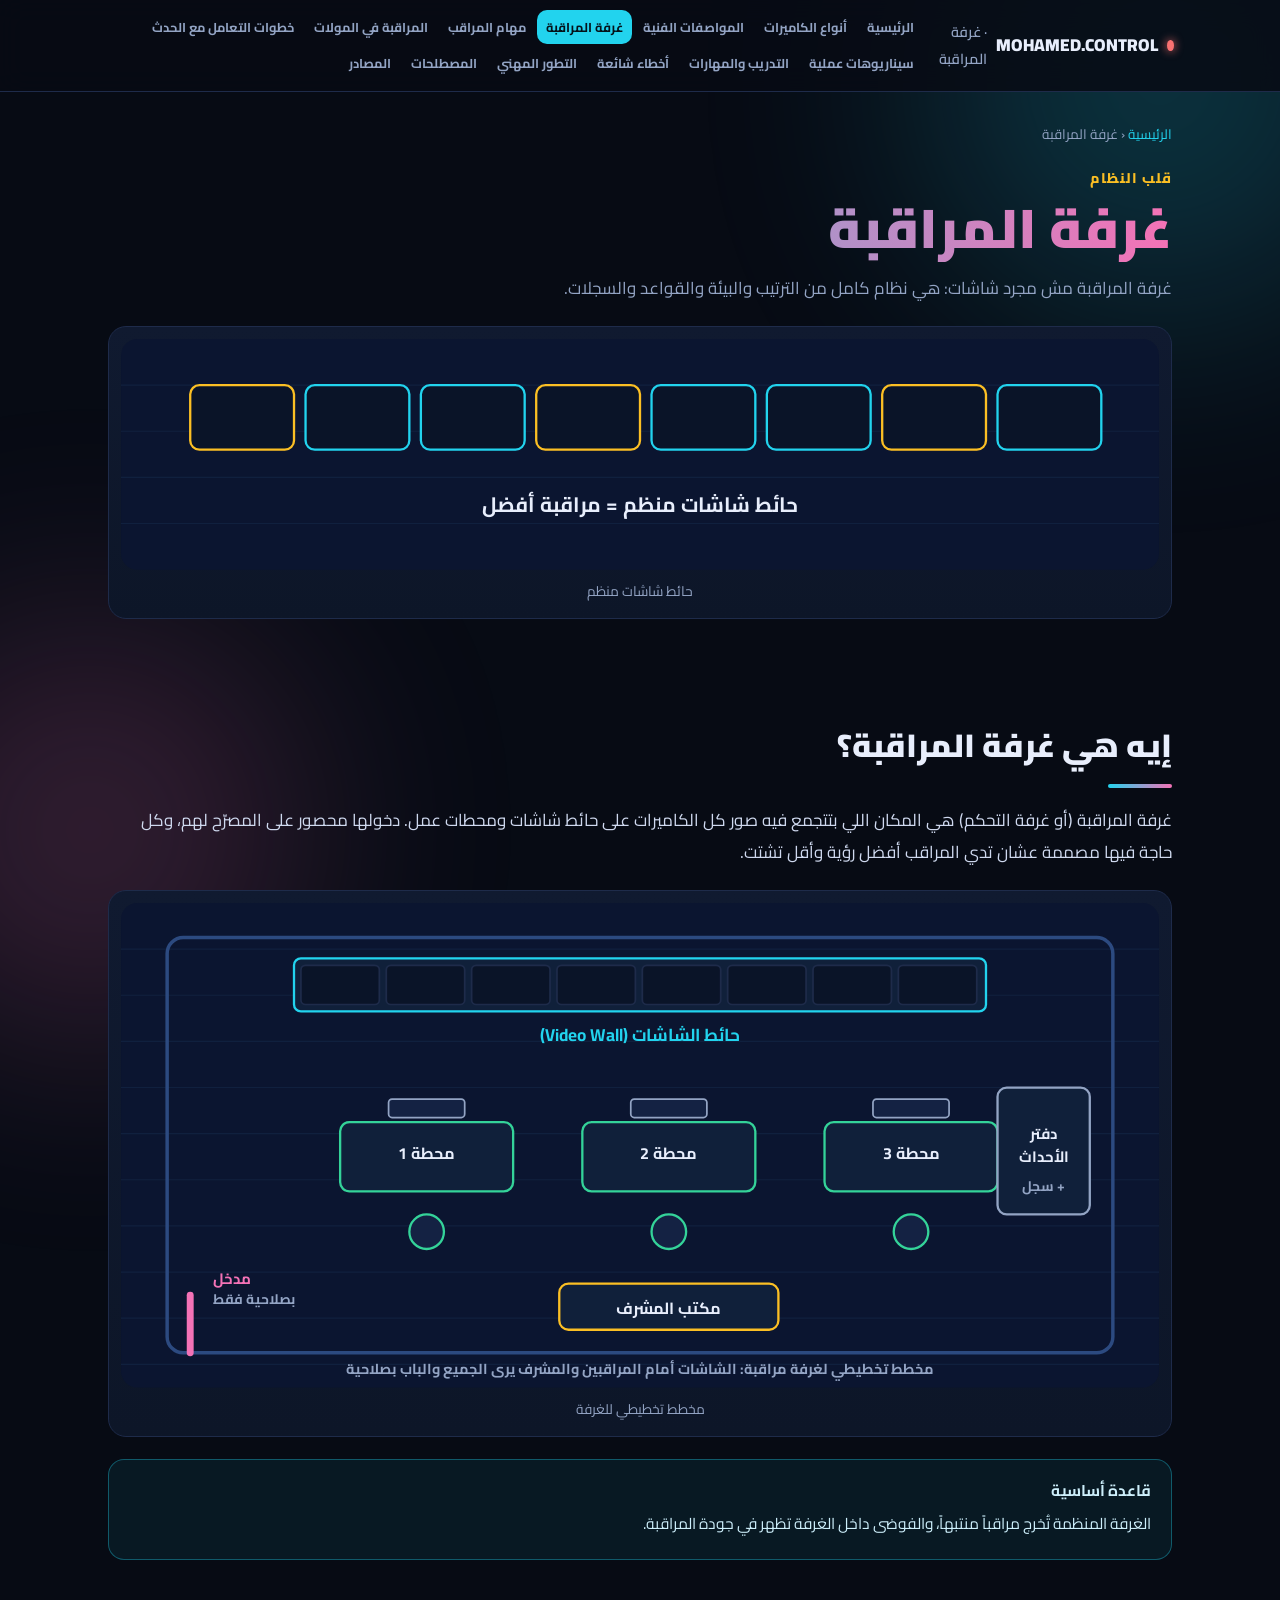
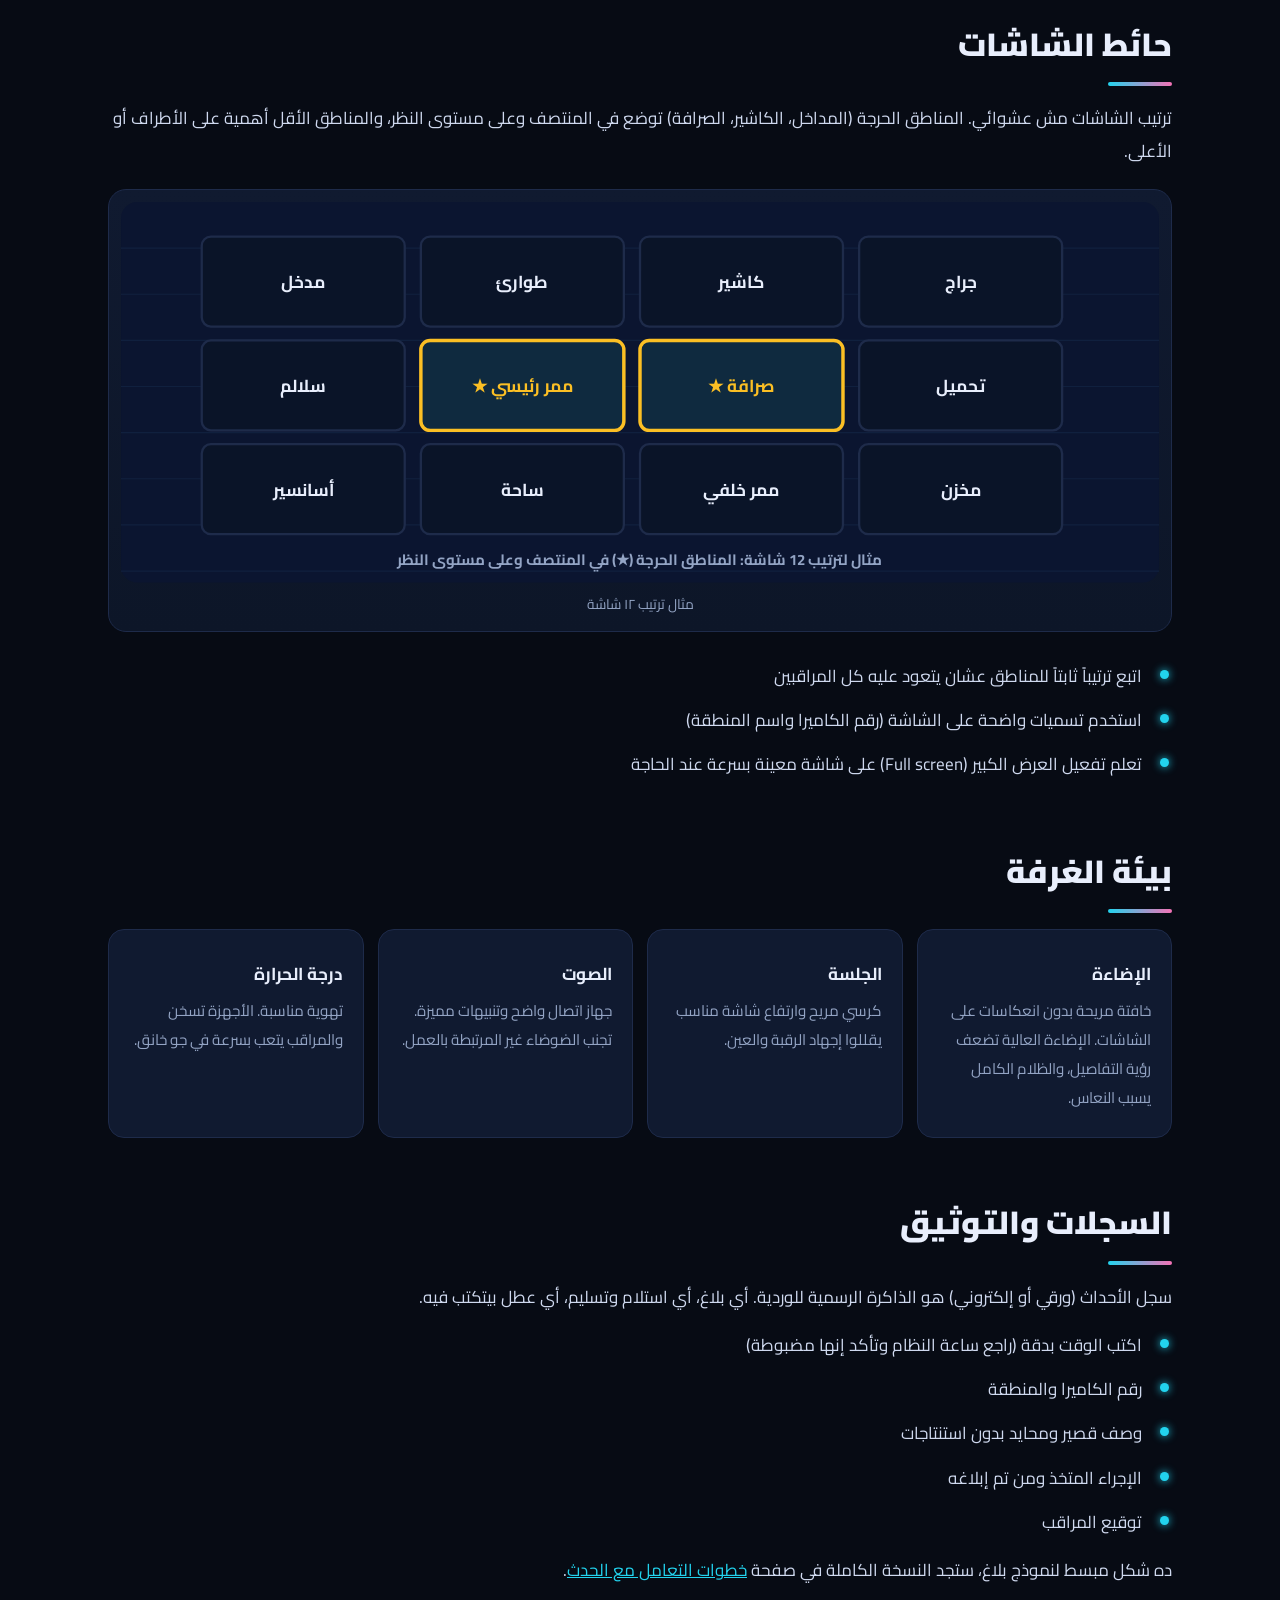
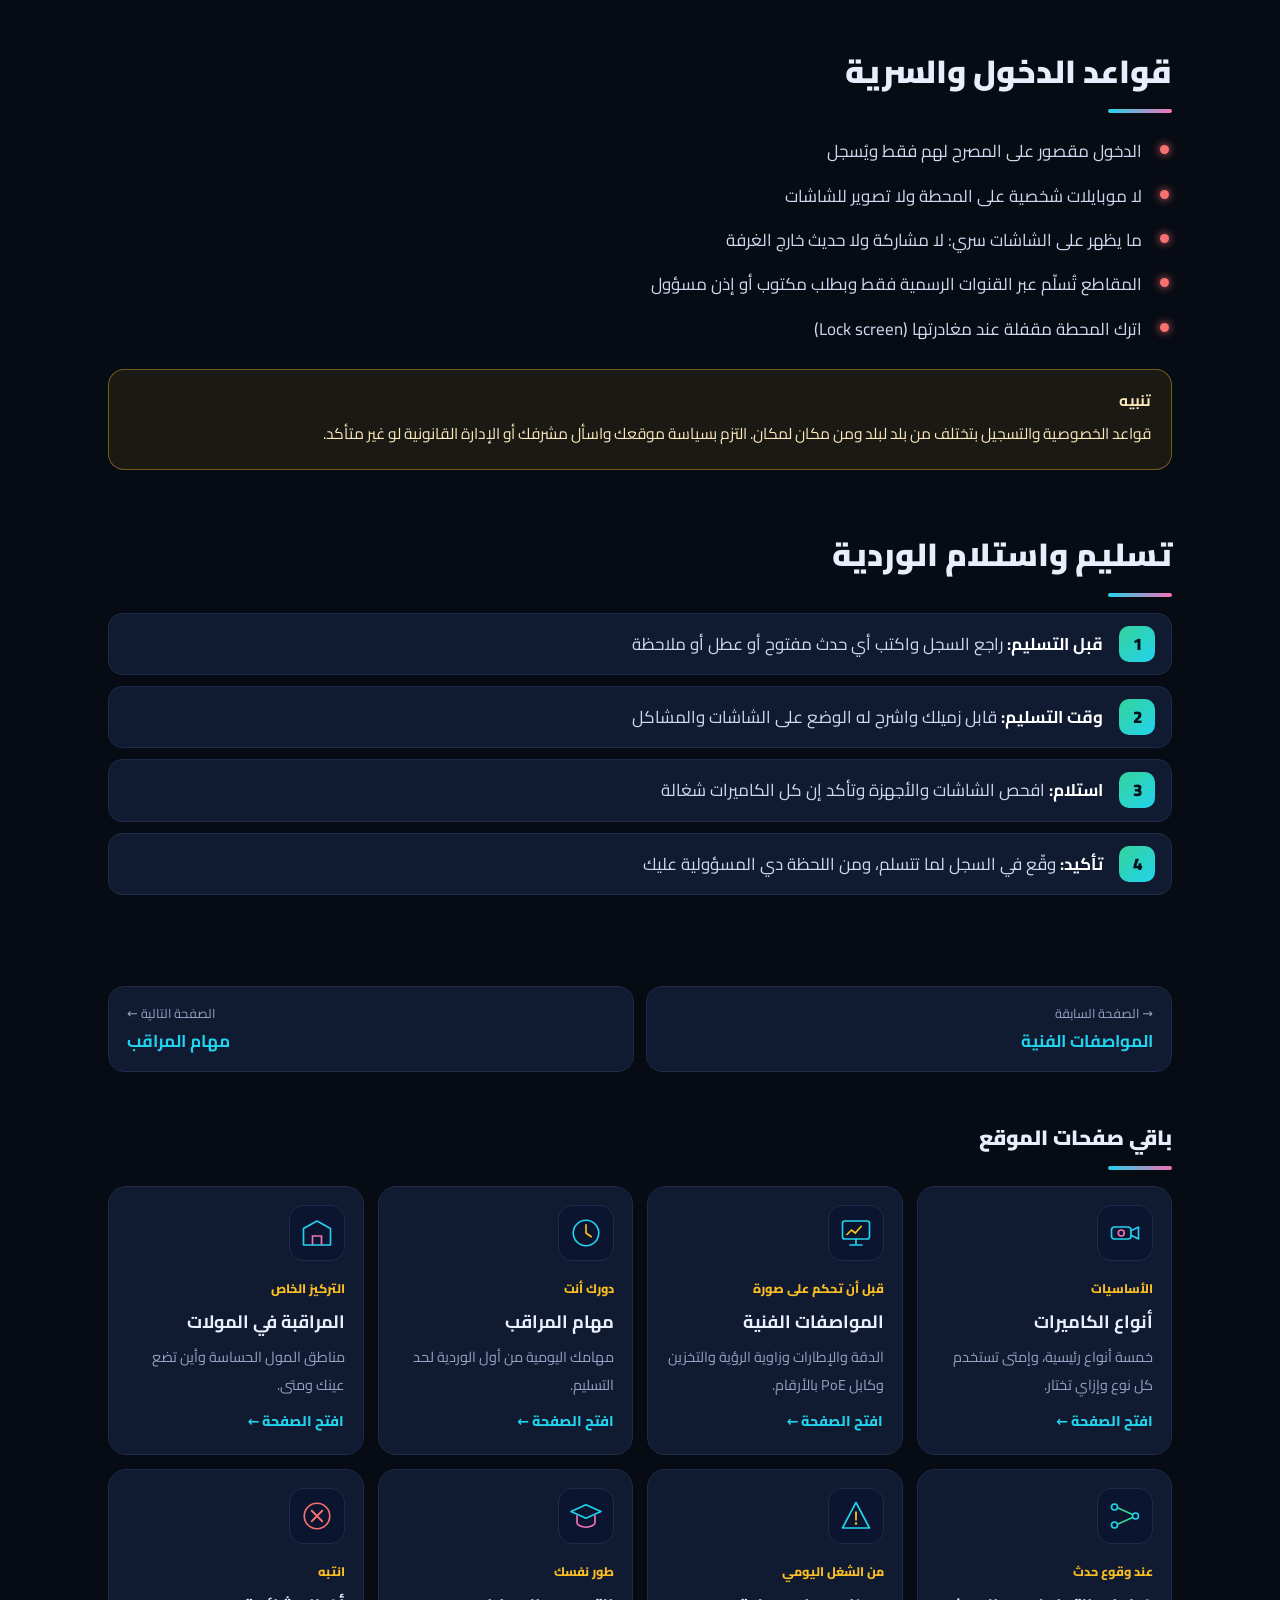
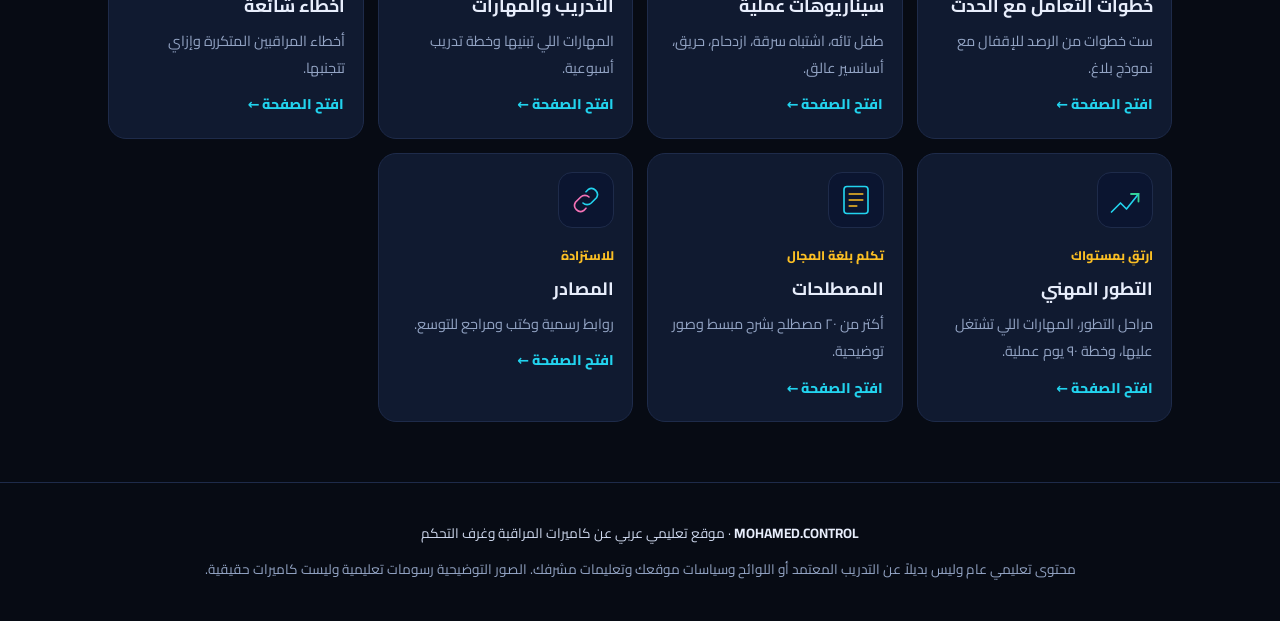
<file: control-room.html>
<!DOCTYPE html>
<html lang="ar" dir="rtl">
<head>
<meta charset="UTF-8">
<meta name="viewport" content="width=device-width, initial-scale=1.0">
<title>غرفة المراقبة | MOHAMED.CONTROL</title>
<meta name="description" content="تصميم الغرفة وحائط الشاشات والسجلات وقواعد الدخول.">
<link rel="preconnect" href="https://fonts.googleapis.com">
<link rel="preconnect" href="https://fonts.gstatic.com" crossorigin>
<link href="https://fonts.googleapis.com/css2?family=Cairo:wght@400;600;700;800;900&display=swap" rel="stylesheet">
<link rel="stylesheet" href="style.css?v=2">
</head>
<body>
<div class="glow a"></div><div class="glow b"></div>
<nav><div class="nav-in"><a class="brand" href="index.html"><span class="dot"></span>MOHAMED.CONTROL <small>· غرفة المراقبة</small></a><button class="menu-btn" id="mb" aria-expanded="false" aria-controls="lk">القائمة ☰</button><div class="links" id="lk"><a href='index.html'>الرئيسية</a><a href='cameras.html'>أنواع الكاميرات</a><a href='specs.html'>المواصفات الفنية</a><a href='control-room.html' class='cur'>غرفة المراقبة</a><a href='duties.html'>مهام المراقب</a><a href='malls.html'>المراقبة في المولات</a><a href='incident.html'>خطوات التعامل مع الحدث</a><a href='scenarios.html'>سيناريوهات عملية</a><a href='training.html'>التدريب والمهارات</a><a href='mistakes.html'>أخطاء شائعة</a><a href='growth.html'>التطور المهني</a><a href='terms.html'>المصطلحات</a><a href='sources.html'>المصادر</a></div></div></nav><div class="phero"><div class="crumb"><a href="index.html">الرئيسية</a> ‹ غرفة المراقبة</div>
<div style="margin-top:14px"><span class="tag">قلب النظام</span></div><h1>غرفة المراقبة</h1><p class="lead">غرفة المراقبة مش مجرد شاشات: هي نظام كامل من الترتيب والبيئة والقواعد والسجلات.</p>
<figure class="fig hero-fig"><svg class='sv' viewBox='0 0 900 200' role='img' aria-label='room'><rect width='900' height='200' rx='14' fill='#0b1530'/><line x1='0' y1='40' x2='900' y2='40' stroke='#10203e' stroke-width='1' stroke-linecap='round' /><line x1='0' y1='80' x2='900' y2='80' stroke='#10203e' stroke-width='1' stroke-linecap='round' /><line x1='0' y1='120' x2='900' y2='120' stroke='#10203e' stroke-width='1' stroke-linecap='round' /><line x1='0' y1='160' x2='900' y2='160' stroke='#10203e' stroke-width='1' stroke-linecap='round' /><rect x='60' y='40' width='90' height='56' rx='8' fill='#0a1428' stroke='#fbbf24' stroke-width='2' /><rect x='160' y='40' width='90' height='56' rx='8' fill='#0a1428' stroke='#22d3ee' stroke-width='2' /><rect x='260' y='40' width='90' height='56' rx='8' fill='#0a1428' stroke='#22d3ee' stroke-width='2' /><rect x='360' y='40' width='90' height='56' rx='8' fill='#0a1428' stroke='#fbbf24' stroke-width='2' /><rect x='460' y='40' width='90' height='56' rx='8' fill='#0a1428' stroke='#22d3ee' stroke-width='2' /><rect x='560' y='40' width='90' height='56' rx='8' fill='#0a1428' stroke='#22d3ee' stroke-width='2' /><rect x='660' y='40' width='90' height='56' rx='8' fill='#0a1428' stroke='#fbbf24' stroke-width='2' /><rect x='760' y='40' width='90' height='56' rx='8' fill='#0a1428' stroke='#22d3ee' stroke-width='2' /><text x='450' y='150' font-size='18' font-weight='700' text-anchor='middle' class=''>حائط شاشات منظم = مراقبة أفضل</text></svg><figcaption>حائط شاشات منظم</figcaption></figure></div>
<main><section class='blk'><h2>إيه هي غرفة المراقبة؟</h2><p>غرفة المراقبة (أو غرفة التحكم) هي المكان اللي بتتجمع فيه صور كل الكاميرات على حائط شاشات ومحطات عمل. دخولها محصور على المصرّح لهم، وكل حاجة فيها مصممة عشان تدي المراقب أفضل رؤية وأقل تشتت.</p><figure class='fig'><svg class='sv' viewBox='0 0 900 420' role='img' aria-label='مخطط غرفة المراقبة'><rect width='900' height='420' rx='14' fill='#0b1530'/><line x1='0' y1='40' x2='900' y2='40' stroke='#10203e' stroke-width='1' stroke-linecap='round' /><line x1='0' y1='80' x2='900' y2='80' stroke='#10203e' stroke-width='1' stroke-linecap='round' /><line x1='0' y1='120' x2='900' y2='120' stroke='#10203e' stroke-width='1' stroke-linecap='round' /><line x1='0' y1='160' x2='900' y2='160' stroke='#10203e' stroke-width='1' stroke-linecap='round' /><line x1='0' y1='200' x2='900' y2='200' stroke='#10203e' stroke-width='1' stroke-linecap='round' /><line x1='0' y1='240' x2='900' y2='240' stroke='#10203e' stroke-width='1' stroke-linecap='round' /><line x1='0' y1='280' x2='900' y2='280' stroke='#10203e' stroke-width='1' stroke-linecap='round' /><line x1='0' y1='320' x2='900' y2='320' stroke='#10203e' stroke-width='1' stroke-linecap='round' /><line x1='0' y1='360' x2='900' y2='360' stroke='#10203e' stroke-width='1' stroke-linecap='round' /><line x1='0' y1='400' x2='900' y2='400' stroke='#10203e' stroke-width='1' stroke-linecap='round' /><rect x='40' y='30' width='820' height='360' rx='14' fill='none' stroke='#2c4a80' stroke-width='3' /><rect x='150' y='48' width='600' height='46' rx='6' fill='#10203a' stroke='#22d3ee' stroke-width='2' /><rect x='156' y='54' width='68' height='34' rx='4' fill='#0a1428' stroke='#1e2b4a' stroke-width='1.5' /><rect x='230' y='54' width='68' height='34' rx='4' fill='#0a1428' stroke='#1e2b4a' stroke-width='1.5' /><rect x='304' y='54' width='68' height='34' rx='4' fill='#0a1428' stroke='#1e2b4a' stroke-width='1.5' /><rect x='378' y='54' width='68' height='34' rx='4' fill='#0a1428' stroke='#1e2b4a' stroke-width='1.5' /><rect x='452' y='54' width='68' height='34' rx='4' fill='#0a1428' stroke='#1e2b4a' stroke-width='1.5' /><rect x='526' y='54' width='68' height='34' rx='4' fill='#0a1428' stroke='#1e2b4a' stroke-width='1.5' /><rect x='600' y='54' width='68' height='34' rx='4' fill='#0a1428' stroke='#1e2b4a' stroke-width='1.5' /><rect x='674' y='54' width='68' height='34' rx='4' fill='#0a1428' stroke='#1e2b4a' stroke-width='1.5' /><text x='450' y='120' font-size='15' font-weight='700' text-anchor='middle' class='' style='fill:#22d3ee'>حائط الشاشات (Video Wall)</text><rect x='190' y='190' width='150' height='60' rx='8' fill='#10203a' stroke='#34d399' stroke-width='2' /><rect x='232' y='170' width='66' height='16' rx='3' fill='#142243' stroke='#93a4c4' stroke-width='1.5' /><circle cx='265' cy='285' r='15' fill='#142243' stroke='#34d399' stroke-width='2' /><text x='265' y='222' font-size='14' font-weight='700' text-anchor='middle' class=''>محطة 1</text><rect x='400' y='190' width='150' height='60' rx='8' fill='#10203a' stroke='#34d399' stroke-width='2' /><rect x='442' y='170' width='66' height='16' rx='3' fill='#142243' stroke='#93a4c4' stroke-width='1.5' /><circle cx='475' cy='285' r='15' fill='#142243' stroke='#34d399' stroke-width='2' /><text x='475' y='222' font-size='14' font-weight='700' text-anchor='middle' class=''>محطة 2</text><rect x='610' y='190' width='150' height='60' rx='8' fill='#10203a' stroke='#34d399' stroke-width='2' /><rect x='652' y='170' width='66' height='16' rx='3' fill='#142243' stroke='#93a4c4' stroke-width='1.5' /><circle cx='685' cy='285' r='15' fill='#142243' stroke='#34d399' stroke-width='2' /><text x='685' y='222' font-size='14' font-weight='700' text-anchor='middle' class=''>محطة 3</text><rect x='380' y='330' width='190' height='40' rx='8' fill='#10203a' stroke='#fbbf24' stroke-width='2' /><text x='475' y='356' font-size='14' font-weight='700' text-anchor='middle' class=''>مكتب المشرف</text><path d='M60 390V340' fill='none' stroke='#f472b6' stroke-width='6' stroke-linecap='round' stroke-linejoin='round' /><text x='80' y='330' font-size='13' font-weight='700' text-anchor='end' class='' style='fill:#f472b6'>مدخل</text><text x='80' y='348' font-size='12' font-weight='700' text-anchor='end' class='m'>بصلاحية فقط</text><rect x='760' y='160' width='80' height='110' rx='8' fill='#10203a' stroke='#93a4c4' stroke-width='2' /><text x='800' y='205' font-size='13' font-weight='700' text-anchor='middle' class=''>دفتر</text><text x='800' y='225' font-size='13' font-weight='700' text-anchor='middle' class=''>الأحداث</text><text x='800' y='250' font-size='12' font-weight='700' text-anchor='middle' class='m'>+ سجل</text><text x='450' y='408' font-size='12.5' font-weight='700' text-anchor='middle' class='m'>مخطط تخطيطي لغرفة مراقبة: الشاشات أمام المراقبين والمشرف يرى الجميع والباب بصلاحية</text></svg><figcaption>مخطط تخطيطي للغرفة</figcaption></figure><div class='callout note'><b>قاعدة أساسية</b><p>الغرفة المنظمة تُخرج مراقباً منتبهاً، والفوضى داخل الغرفة تظهر في جودة المراقبة.</p></div></section><section class='blk'><h2>حائط الشاشات</h2><p>ترتيب الشاشات مش عشوائي. المناطق الحرجة (المداخل، الكاشير، الصرافة) توضع في المنتصف وعلى مستوى النظر، والمناطق الأقل أهمية على الأطراف أو الأعلى.</p><figure class='fig'><svg class='sv' viewBox='0 0 900 330' role='img' aria-label='ترتيب حائط الشاشات'><rect width='900' height='330' rx='14' fill='#0b1530'/><line x1='0' y1='40' x2='900' y2='40' stroke='#10203e' stroke-width='1' stroke-linecap='round' /><line x1='0' y1='80' x2='900' y2='80' stroke='#10203e' stroke-width='1' stroke-linecap='round' /><line x1='0' y1='120' x2='900' y2='120' stroke='#10203e' stroke-width='1' stroke-linecap='round' /><line x1='0' y1='160' x2='900' y2='160' stroke='#10203e' stroke-width='1' stroke-linecap='round' /><line x1='0' y1='200' x2='900' y2='200' stroke='#10203e' stroke-width='1' stroke-linecap='round' /><line x1='0' y1='240' x2='900' y2='240' stroke='#10203e' stroke-width='1' stroke-linecap='round' /><line x1='0' y1='280' x2='900' y2='280' stroke='#10203e' stroke-width='1' stroke-linecap='round' /><line x1='0' y1='320' x2='900' y2='320' stroke='#10203e' stroke-width='1' stroke-linecap='round' /><rect x='70' y='30' width='176' height='78' rx='8' fill='#0a1428' stroke='#1e2b4a' stroke-width='2' /><text x='158' y='75' font-size='15' font-weight='700' text-anchor='middle' class=''>مدخل</text><rect x='260' y='30' width='176' height='78' rx='8' fill='#0a1428' stroke='#1e2b4a' stroke-width='2' /><text x='348' y='75' font-size='15' font-weight='700' text-anchor='middle' class=''>طوارئ</text><rect x='450' y='30' width='176' height='78' rx='8' fill='#0a1428' stroke='#1e2b4a' stroke-width='2' /><text x='538' y='75' font-size='15' font-weight='700' text-anchor='middle' class=''>كاشير</text><rect x='640' y='30' width='176' height='78' rx='8' fill='#0a1428' stroke='#1e2b4a' stroke-width='2' /><text x='728' y='75' font-size='15' font-weight='700' text-anchor='middle' class=''>جراج</text><rect x='70' y='120' width='176' height='78' rx='8' fill='#0a1428' stroke='#1e2b4a' stroke-width='2' /><text x='158' y='165' font-size='15' font-weight='700' text-anchor='middle' class=''>سلالم</text><rect x='260' y='120' width='176' height='78' rx='8' fill='#0f2a3f' stroke='#fbbf24' stroke-width='3' /><text x='348' y='165' font-size='15' font-weight='700' text-anchor='middle' class='' style='fill:#fbbf24'>ممر رئيسي ★</text><rect x='450' y='120' width='176' height='78' rx='8' fill='#0f2a3f' stroke='#fbbf24' stroke-width='3' /><text x='538' y='165' font-size='15' font-weight='700' text-anchor='middle' class='' style='fill:#fbbf24'>صرافة ★</text><rect x='640' y='120' width='176' height='78' rx='8' fill='#0a1428' stroke='#1e2b4a' stroke-width='2' /><text x='728' y='165' font-size='15' font-weight='700' text-anchor='middle' class=''>تحميل</text><rect x='70' y='210' width='176' height='78' rx='8' fill='#0a1428' stroke='#1e2b4a' stroke-width='2' /><text x='158' y='255' font-size='15' font-weight='700' text-anchor='middle' class=''>أسانسير</text><rect x='260' y='210' width='176' height='78' rx='8' fill='#0a1428' stroke='#1e2b4a' stroke-width='2' /><text x='348' y='255' font-size='15' font-weight='700' text-anchor='middle' class=''>ساحة</text><rect x='450' y='210' width='176' height='78' rx='8' fill='#0a1428' stroke='#1e2b4a' stroke-width='2' /><text x='538' y='255' font-size='15' font-weight='700' text-anchor='middle' class=''>ممر خلفي</text><rect x='640' y='210' width='176' height='78' rx='8' fill='#0a1428' stroke='#1e2b4a' stroke-width='2' /><text x='728' y='255' font-size='15' font-weight='700' text-anchor='middle' class=''>مخزن</text><text x='450' y='315' font-size='13' font-weight='700' text-anchor='middle' class='m'>مثال لترتيب 12 شاشة: المناطق الحرجة (★) في المنتصف وعلى مستوى النظر</text></svg><figcaption>مثال ترتيب ١٢ شاشة</figcaption></figure><ul class='tick '><li>اتبع ترتيباً ثابتاً للمناطق عشان يتعود عليه كل المراقبين</li><li>استخدم تسميات واضحة على الشاشة (رقم الكاميرا واسم المنطقة)</li><li>تعلم تفعيل العرض الكبير (Full screen) على شاشة معينة بسرعة عند الحاجة</li></ul></section><section class='blk'><h2>بيئة الغرفة</h2><div class='grid'><div class='card'><h3>الإضاءة</h3><p>خافتة مريحة بدون انعكاسات على الشاشات. الإضاءة العالية تضعف رؤية التفاصيل، والظلام الكامل يسبب النعاس.</p></div><div class='card'><h3>الجلسة</h3><p>كرسي مريح وارتفاع شاشة مناسب يقللوا إجهاد الرقبة والعين.</p></div><div class='card'><h3>الصوت</h3><p>جهاز اتصال واضح وتنبيهات مميزة. تجنب الضوضاء غير المرتبطة بالعمل.</p></div><div class='card'><h3>درجة الحرارة</h3><p>تهوية مناسبة. الأجهزة تسخن والمراقب يتعب بسرعة في جو خانق.</p></div></div></section><section class='blk'><h2>السجلات والتوثيق</h2><p>سجل الأحداث (ورقي أو إلكتروني) هو الذاكرة الرسمية للوردية. أي بلاغ، أي استلام وتسليم، أي عطل بيتكتب فيه.</p><ul class='tick '><li>اكتب الوقت بدقة (راجع ساعة النظام وتأكد إنها مضبوطة)</li><li>رقم الكاميرا والمنطقة</li><li>وصف قصير ومحايد بدون استنتاجات</li><li>الإجراء المتخذ ومن تم إبلاغه</li><li>توقيع المراقب</li></ul><p>ده شكل مبسط لنموذج بلاغ، ستجد النسخة الكاملة في صفحة <a href='incident.html' style='color:var(--cyan)'>خطوات التعامل مع الحدث</a>.</p></section><section class='blk'><h2>قواعد الدخول والسرية</h2><ul class='tick warn'><li>الدخول مقصور على المصرح لهم فقط ويُسجل</li><li>لا موبايلات شخصية على المحطة ولا تصوير للشاشات</li><li>ما يظهر على الشاشات سري: لا مشاركة ولا حديث خارج الغرفة</li><li>المقاطع تُسلّم عبر القنوات الرسمية فقط وبطلب مكتوب أو إذن مسؤول</li><li>اترك المحطة مقفلة عند مغادرتها (Lock screen)</li></ul><div class='callout gold'><b>تنبيه</b><p>قواعد الخصوصية والتسجيل بتختلف من بلد لبلد ومن مكان لمكان. التزم بسياسة موقعك واسأل مشرفك أو الإدارة القانونية لو غير متأكد.</p></div></section><section class='blk'><h2>تسليم واستلام الوردية</h2><ol class='steps'><li><b>قبل التسليم:</b> راجع السجل واكتب أي حدث مفتوح أو عطل أو ملاحظة</li><li><b>وقت التسليم:</b> قابل زميلك واشرح له الوضع على الشاشات والمشاكل</li><li><b>استلام:</b> افحص الشاشات والأجهزة وتأكد إن كل الكاميرات شغالة</li><li><b>تأكيد:</b> وقّع في السجل لما تتسلم، ومن اللحظة دي المسؤولية عليك</li></ol></section></main>
<div class="pager"><a href='specs.html'><small>→ الصفحة السابقة</small><b>المواصفات الفنية</b></a><a style='text-align:end' href='duties.html'><small>الصفحة التالية ←</small><b>مهام المراقب</b></a></div>
<div class="more"><h2>باقي صفحات الموقع</h2><div class="pcards"><a class='pc' href='cameras.html'><div class='ic'><svg viewBox='0 0 48 48' aria-hidden='true'><rect x='6' y='16' width='26' height='16' rx='4' stroke='#22d3ee' stroke-width='2.2' fill='none' stroke-linecap='round' stroke-linejoin='round'/><path d='M32 21l10-5v16l-10-5' stroke='#22d3ee' stroke-width='2.2' fill='none' stroke-linecap='round' stroke-linejoin='round'/><circle cx='19' cy='24' r='4' stroke='#f472b6' stroke-width='2.2' fill='none'/></svg></div><small>الأساسيات</small><h3>أنواع الكاميرات</h3><p>خمسة أنواع رئيسية، وإمتى تستخدم كل نوع وإزاي تختار.</p><span class='go'>افتح الصفحة ←</span></a><a class='pc' href='specs.html'><div class='ic'><svg viewBox='0 0 48 48' aria-hidden='true'><rect x='6' y='8' width='36' height='24' rx='3' stroke='#22d3ee' stroke-width='2.2' fill='none' stroke-linecap='round' stroke-linejoin='round'/><path d='M16 40h16M24 32v8' stroke='#22d3ee' stroke-width='2.2' fill='none' stroke-linecap='round' stroke-linejoin='round'/><path d='M12 26l6-6 5 4 8-9' stroke='#fbbf24' stroke-width='2.2' fill='none' stroke-linecap='round'/></svg></div><small>قبل أن تحكم على صورة</small><h3>المواصفات الفنية</h3><p>الدقة والإطارات وزاوية الرؤية والتخزين وكابل PoE بالأرقام.</p><span class='go'>افتح الصفحة ←</span></a><a class='pc' href='duties.html'><div class='ic'><svg viewBox='0 0 48 48' aria-hidden='true'><circle cx='24' cy='24' r='17' stroke='#22d3ee' stroke-width='2.2' fill='none' stroke-linecap='round' stroke-linejoin='round'/><path d='M24 13v11l7 5' stroke='#fbbf24' stroke-width='2.2' fill='none' stroke-linecap='round'/></svg></div><small>دورك أنت</small><h3>مهام المراقب</h3><p>مهامك اليومية من أول الوردية لحد التسليم.</p><span class='go'>افتح الصفحة ←</span></a><a class='pc' href='malls.html'><div class='ic'><svg viewBox='0 0 48 48' aria-hidden='true'><path d='M6 40V18l18-10 18 10v22z' stroke='#22d3ee' stroke-width='2.2' fill='none' stroke-linecap='round' stroke-linejoin='round'/><path d='M18 40V28h12v12' stroke='#f472b6' stroke-width='2.2' fill='none'/></svg></div><small>التركيز الخاص</small><h3>المراقبة في المولات</h3><p>مناطق المول الحساسة وأين تضع عينك ومتى.</p><span class='go'>افتح الصفحة ←</span></a><a class='pc' href='incident.html'><div class='ic'><svg viewBox='0 0 48 48' aria-hidden='true'><circle cx='10' cy='12' r='4' stroke='#22d3ee' stroke-width='2.2' fill='none' stroke-linecap='round' stroke-linejoin='round'/><circle cx='38' cy='24' r='4' stroke='#22d3ee' stroke-width='2.2' fill='none' stroke-linecap='round' stroke-linejoin='round'/><circle cx='10' cy='36' r='4' stroke='#22d3ee' stroke-width='2.2' fill='none' stroke-linecap='round' stroke-linejoin='round'/><path d='M14 13l20 9M14 35l20-9' stroke='#34d399' stroke-width='2.2' fill='none'/></svg></div><small>عند وقوع حدث</small><h3>خطوات التعامل مع الحدث</h3><p>ست خطوات من الرصد للإقفال مع نموذج بلاغ.</p><span class='go'>افتح الصفحة ←</span></a><a class='pc' href='scenarios.html'><div class='ic'><svg viewBox='0 0 48 48' aria-hidden='true'><path d='M24 6l18 34H6z' stroke='#22d3ee' stroke-width='2.2' fill='none' stroke-linecap='round' stroke-linejoin='round'/><path d='M24 19v10' stroke='#fbbf24' stroke-width='2.4' stroke-linecap='round'/><circle cx='24' cy='34' r='1.6' fill='#fbbf24'/></svg></div><small>من الشغل اليومي</small><h3>سيناريوهات عملية</h3><p>طفل تائه، اشتباه سرقة، ازدحام، حريق، أسانسير عالق.</p><span class='go'>افتح الصفحة ←</span></a><a class='pc' href='training.html'><div class='ic'><svg viewBox='0 0 48 48' aria-hidden='true'><path d='M4 18l20-9 20 9-20 9z' stroke='#22d3ee' stroke-width='2.2' fill='none' stroke-linecap='round' stroke-linejoin='round'/><path d='M12 23v10c0 3 6 6 12 6s12-3 12-6V23' stroke='#f472b6' stroke-width='2.2' fill='none'/></svg></div><small>طور نفسك</small><h3>التدريب والمهارات</h3><p>المهارات اللي تبنيها وخطة تدريب أسبوعية.</p><span class='go'>افتح الصفحة ←</span></a><a class='pc' href='mistakes.html'><div class='ic'><svg viewBox='0 0 48 48' aria-hidden='true'><circle cx='24' cy='24' r='17' stroke='#f87171' stroke-width='2.2' fill='none'/><path d='M17 17l14 14M31 17L17 31' stroke='#f87171' stroke-width='2.4' stroke-linecap='round'/></svg></div><small>انتبه</small><h3>أخطاء شائعة</h3><p>أخطاء المراقبين المتكررة وإزاي تتجنبها.</p><span class='go'>افتح الصفحة ←</span></a><a class='pc' href='growth.html'><div class='ic'><svg viewBox='0 0 48 48' aria-hidden='true'><path d='M6 40l12-12 8 8 16-20' stroke='#22d3ee' stroke-width='2.2' fill='none' stroke-linecap='round' stroke-linejoin='round'/><path d='M32 16h10v10' stroke='#34d399' stroke-width='2.4' fill='none' stroke-linecap='round'/></svg></div><small>ارتقِ بمستواك</small><h3>التطور المهني</h3><p>مراحل التطور، المهارات اللي تشتغل عليها، وخطة ٩٠ يوم عملية.</p><span class='go'>افتح الصفحة ←</span></a><a class='pc' href='terms.html'><div class='ic'><svg viewBox='0 0 48 48' aria-hidden='true'><rect x='8' y='6' width='32' height='36' rx='4' stroke='#22d3ee' stroke-width='2.2' fill='none' stroke-linecap='round' stroke-linejoin='round'/><path d='M15 16h18M15 24h18M15 32h10' stroke='#fbbf24' stroke-width='2.2' stroke-linecap='round'/></svg></div><small>تكلم بلغة المجال</small><h3>المصطلحات</h3><p>أكتر من ٢٠ مصطلح بشرح مبسط وصور توضيحية.</p><span class='go'>افتح الصفحة ←</span></a><a class='pc' href='sources.html'><div class='ic'><svg viewBox='0 0 48 48' aria-hidden='true'><path d='M20 28a8 8 0 0 0 11 0l7-7a8 8 0 0 0-11-11l-3 3' stroke='#22d3ee' stroke-width='2.2' fill='none' stroke-linecap='round' stroke-linejoin='round'/><path d='M28 20a8 8 0 0 0-11 0l-7 7a8 8 0 0 0 11 11l3-3' stroke='#f472b6' stroke-width='2.2' fill='none' stroke-linecap='round'/></svg></div><small>للاستزادة</small><h3>المصادر</h3><p>روابط رسمية وكتب ومراجع للتوسع.</p><span class='go'>افتح الصفحة ←</span></a></div></div>
<footer><p><b>MOHAMED.CONTROL</b> · موقع تعليمي عربي عن كاميرات المراقبة وغرف التحكم</p><p style="margin-top:6px;color:var(--muted)">محتوى تعليمي عام وليس بديلاً عن التدريب المعتمد أو اللوائح وسياسات موقعك وتعليمات مشرفك. الصور التوضيحية رسومات تعليمية وليست كاميرات حقيقية.</p></footer>
<script src="app.js?v=2"></script>
</body></html>
</file>
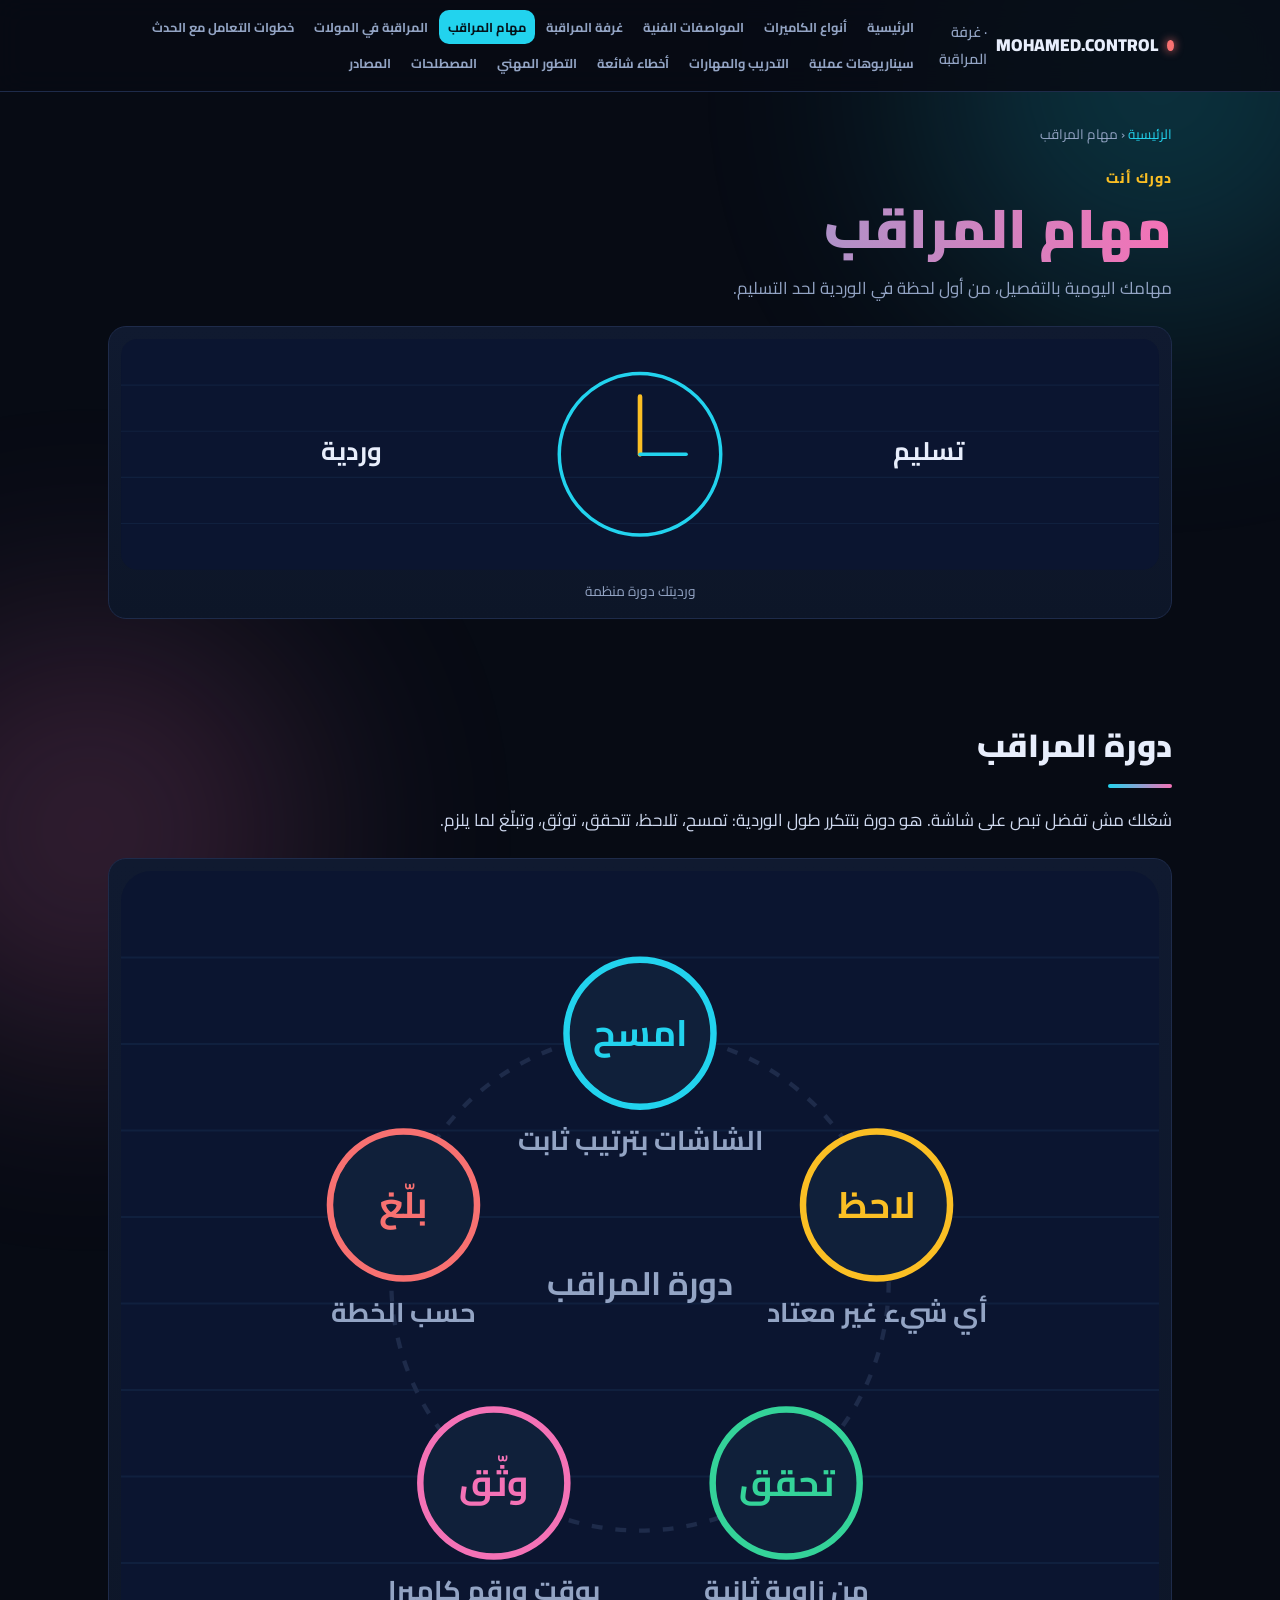
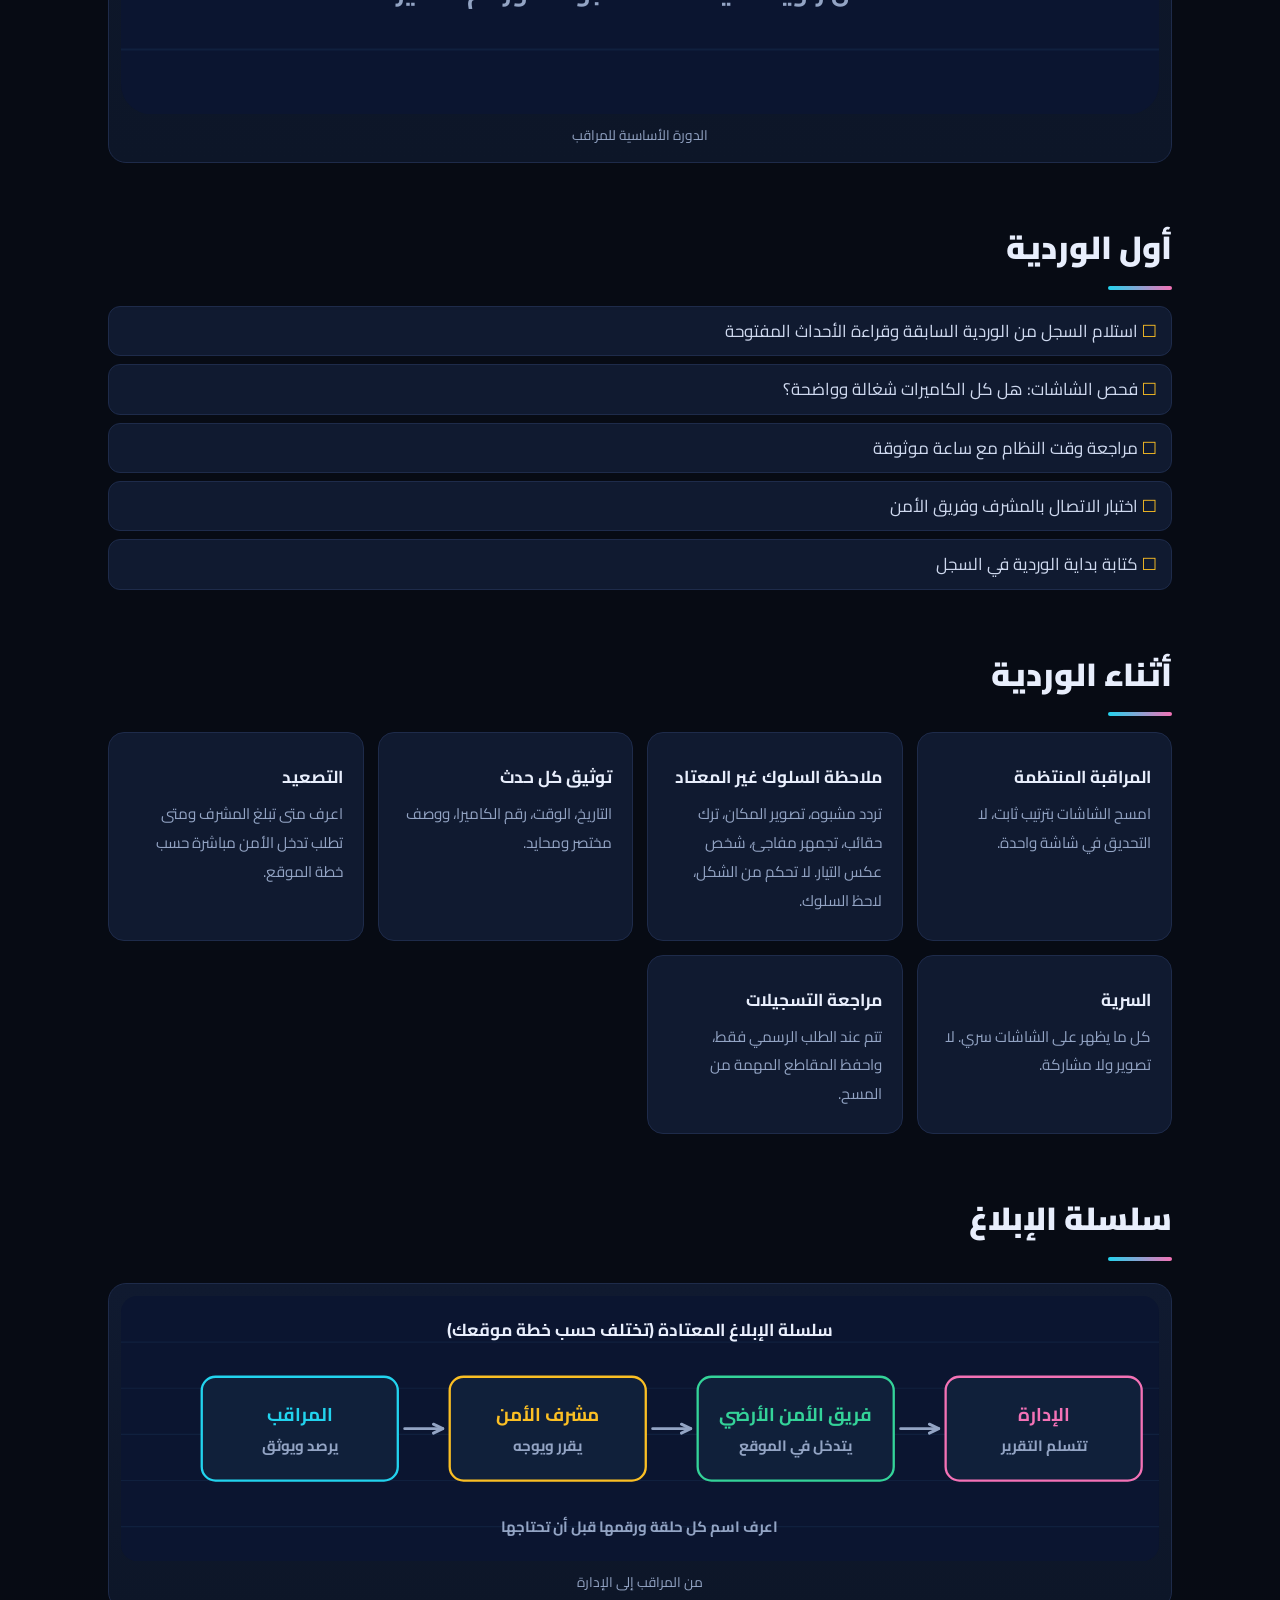
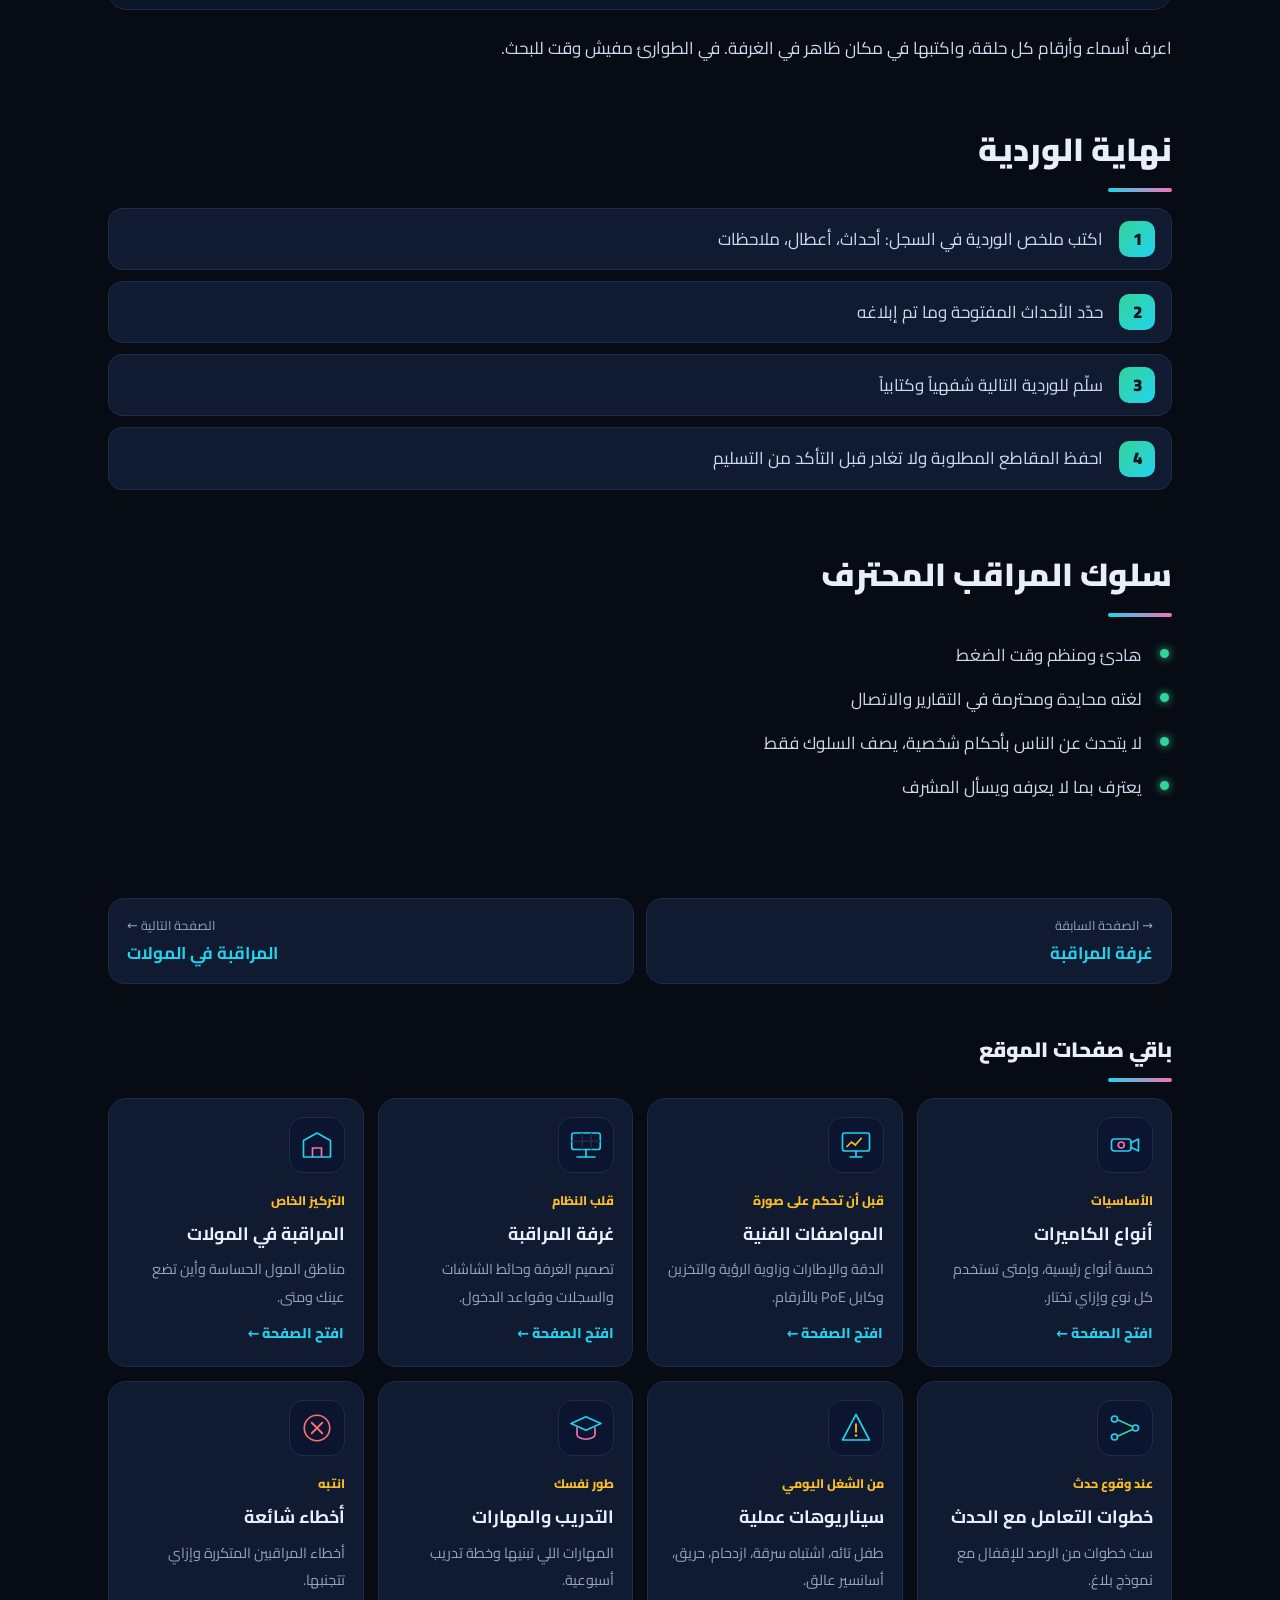
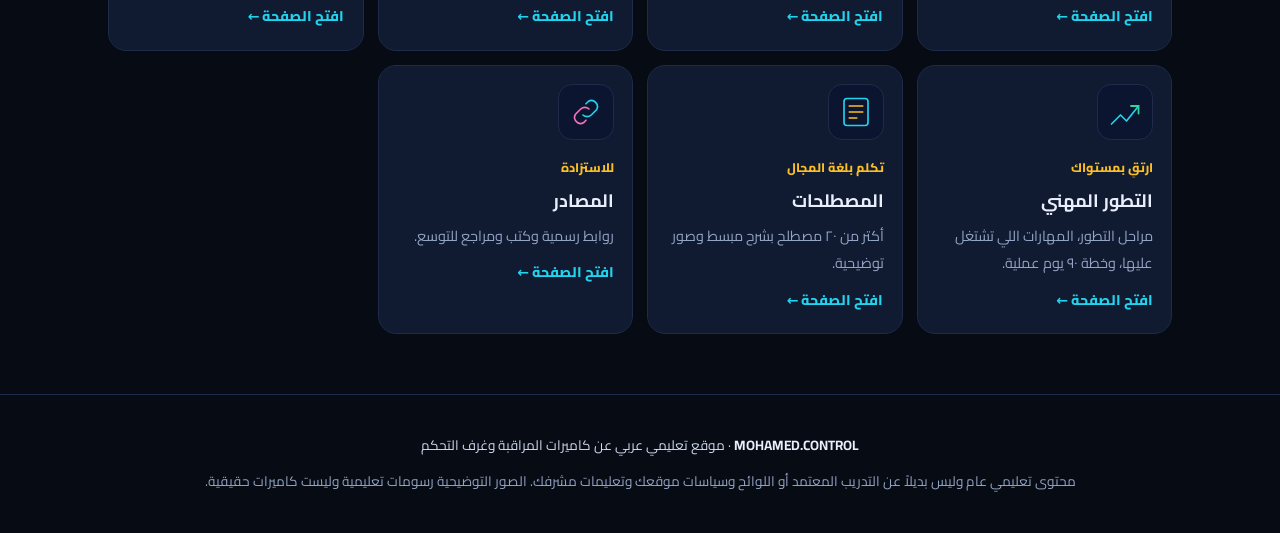
<file: duties.html>
<!DOCTYPE html>
<html lang="ar" dir="rtl">
<head>
<meta charset="UTF-8">
<meta name="viewport" content="width=device-width, initial-scale=1.0">
<title>مهام المراقب | MOHAMED.CONTROL</title>
<meta name="description" content="مهامك اليومية من أول الوردية لحد التسليم.">
<link rel="preconnect" href="https://fonts.googleapis.com">
<link rel="preconnect" href="https://fonts.gstatic.com" crossorigin>
<link href="https://fonts.googleapis.com/css2?family=Cairo:wght@400;600;700;800;900&display=swap" rel="stylesheet">
<link rel="stylesheet" href="style.css?v=2">
</head>
<body>
<div class="glow a"></div><div class="glow b"></div>
<nav><div class="nav-in"><a class="brand" href="index.html"><span class="dot"></span>MOHAMED.CONTROL <small>· غرفة المراقبة</small></a><button class="menu-btn" id="mb" aria-expanded="false" aria-controls="lk">القائمة ☰</button><div class="links" id="lk"><a href='index.html'>الرئيسية</a><a href='cameras.html'>أنواع الكاميرات</a><a href='specs.html'>المواصفات الفنية</a><a href='control-room.html'>غرفة المراقبة</a><a href='duties.html' class='cur'>مهام المراقب</a><a href='malls.html'>المراقبة في المولات</a><a href='incident.html'>خطوات التعامل مع الحدث</a><a href='scenarios.html'>سيناريوهات عملية</a><a href='training.html'>التدريب والمهارات</a><a href='mistakes.html'>أخطاء شائعة</a><a href='growth.html'>التطور المهني</a><a href='terms.html'>المصطلحات</a><a href='sources.html'>المصادر</a></div></div></nav><div class="phero"><div class="crumb"><a href="index.html">الرئيسية</a> ‹ مهام المراقب</div>
<div style="margin-top:14px"><span class="tag">دورك أنت</span></div><h1>مهام المراقب</h1><p class="lead">مهامك اليومية بالتفصيل، من أول لحظة في الوردية لحد التسليم.</p>
<figure class="fig hero-fig"><svg class='sv' viewBox='0 0 900 200' role='img' aria-label='duties'><rect width='900' height='200' rx='14' fill='#0b1530'/><line x1='0' y1='40' x2='900' y2='40' stroke='#10203e' stroke-width='1' stroke-linecap='round' /><line x1='0' y1='80' x2='900' y2='80' stroke='#10203e' stroke-width='1' stroke-linecap='round' /><line x1='0' y1='120' x2='900' y2='120' stroke='#10203e' stroke-width='1' stroke-linecap='round' /><line x1='0' y1='160' x2='900' y2='160' stroke='#10203e' stroke-width='1' stroke-linecap='round' /><circle cx='450' cy='100' r='70' fill='none' stroke='#22d3ee' stroke-width='3' /><line x1='450' y1='100' x2='450' y2='50' stroke='#fbbf24' stroke-width='4' stroke-linecap='round' style='transform-origin:450px 100px;animation:spin 6s linear infinite'/><line x1='450' y1='100' x2='490' y2='100' stroke='#22d3ee' stroke-width='3' stroke-linecap='round' /><text x='200' y='105' font-size='22' font-weight='700' text-anchor='middle' class=''>وردية</text><text x='700' y='105' font-size='22' font-weight='700' text-anchor='middle' class=''>تسليم</text></svg><figcaption>ورديتك دورة منظمة</figcaption></figure></div>
<main><section class='blk'><h2>دورة المراقب</h2><p>شغلك مش تفضل تبص على شاشة. هو دورة بتتكرر طول الوردية: تمسح، تلاحظ، تتحقق، توثق، وتبلّغ لما يلزم.</p><figure class='fig'><svg class='sv narrow' viewBox='0 0 480 390' role='img' aria-label='دورة المراقبة'><rect width='480' height='390' rx='14' fill='#0b1530'/><line x1='0' y1='40' x2='480' y2='40' stroke='#10203e' stroke-width='1' stroke-linecap='round' /><line x1='0' y1='80' x2='480' y2='80' stroke='#10203e' stroke-width='1' stroke-linecap='round' /><line x1='0' y1='120' x2='480' y2='120' stroke='#10203e' stroke-width='1' stroke-linecap='round' /><line x1='0' y1='160' x2='480' y2='160' stroke='#10203e' stroke-width='1' stroke-linecap='round' /><line x1='0' y1='200' x2='480' y2='200' stroke='#10203e' stroke-width='1' stroke-linecap='round' /><line x1='0' y1='240' x2='480' y2='240' stroke='#10203e' stroke-width='1' stroke-linecap='round' /><line x1='0' y1='280' x2='480' y2='280' stroke='#10203e' stroke-width='1' stroke-linecap='round' /><line x1='0' y1='320' x2='480' y2='320' stroke='#10203e' stroke-width='1' stroke-linecap='round' /><line x1='0' y1='360' x2='480' y2='360' stroke='#10203e' stroke-width='1' stroke-linecap='round' /><circle cx='240' cy='190' r='115' fill='none' stroke='#1e2b4a' stroke-width='2' stroke-dasharray='5 6'/><text x='240' y='196' font-size='15' font-weight='700' text-anchor='middle' class='m'>دورة المراقب</text><circle cx='240.0' cy='75.0' r='34' fill='#10203a' stroke='#22d3ee' stroke-width='3' /><text x='240.0' y='81.0' font-size='17' font-weight='700' text-anchor='middle' class='' style='fill:#22d3ee'>امسح</text><text x='240.0' y='129.0' font-size='12.5' font-weight='700' text-anchor='middle' class='m'>الشاشات بترتيب ثابت</text><circle cx='349.37149937394264' cy='154.46304564688106' r='34' fill='#10203a' stroke='#fbbf24' stroke-width='3' /><text x='349.37149937394264' y='160.46304564688106' font-size='17' font-weight='700' text-anchor='middle' class='' style='fill:#fbbf24'>لاحظ</text><text x='349.37149937394264' y='208.46304564688106' font-size='12.5' font-weight='700' text-anchor='middle' class='m'>أي شيء غير معتاد</text><circle cx='307.5953040136344' cy='283.036954353119' r='34' fill='#10203a' stroke='#34d399' stroke-width='3' /><text x='307.5953040136344' y='289.036954353119' font-size='17' font-weight='700' text-anchor='middle' class='' style='fill:#34d399'>تحقق</text><text x='307.5953040136344' y='337.036954353119' font-size='12.5' font-weight='700' text-anchor='middle' class='m'>من زاوية ثانية</text><circle cx='172.4046959863656' cy='283.036954353119' r='34' fill='#10203a' stroke='#f472b6' stroke-width='3' /><text x='172.4046959863656' y='289.036954353119' font-size='17' font-weight='700' text-anchor='middle' class='' style='fill:#f472b6'>وثّق</text><text x='172.4046959863656' y='337.036954353119' font-size='12.5' font-weight='700' text-anchor='middle' class='m'>بوقت ورقم كاميرا</text><circle cx='130.62850062605733' cy='154.46304564688106' r='34' fill='#10203a' stroke='#f87171' stroke-width='3' /><text x='130.62850062605733' y='160.46304564688106' font-size='17' font-weight='700' text-anchor='middle' class='' style='fill:#f87171'>بلّغ</text><text x='130.62850062605733' y='208.46304564688106' font-size='12.5' font-weight='700' text-anchor='middle' class='m'>حسب الخطة</text></svg><figcaption>الدورة الأساسية للمراقب</figcaption></figure></section><section class='blk'><h2>أول الوردية</h2><ul class='chk'><li>استلام السجل من الوردية السابقة وقراءة الأحداث المفتوحة</li><li>فحص الشاشات: هل كل الكاميرات شغالة وواضحة؟</li><li>مراجعة وقت النظام مع ساعة موثوقة</li><li>اختبار الاتصال بالمشرف وفريق الأمن</li><li>كتابة بداية الوردية في السجل</li></ul></section><section class='blk'><h2>أثناء الوردية</h2><div class='grid'><div class='card'><h3>المراقبة المنتظمة</h3><p>امسح الشاشات بترتيب ثابت، لا التحديق في شاشة واحدة.</p></div><div class='card'><h3>ملاحظة السلوك غير المعتاد</h3><p>تردد مشبوه، تصوير المكان، ترك حقائب، تجمهر مفاجئ، شخص عكس التيار. لا تحكم من الشكل، لاحظ السلوك.</p></div><div class='card'><h3>توثيق كل حدث</h3><p>التاريخ، الوقت، رقم الكاميرا، ووصف مختصر ومحايد.</p></div><div class='card'><h3>التصعيد</h3><p>اعرف متى تبلغ المشرف ومتى تطلب تدخل الأمن مباشرة حسب خطة الموقع.</p></div><div class='card'><h3>السرية</h3><p>كل ما يظهر على الشاشات سري. لا تصوير ولا مشاركة.</p></div><div class='card'><h3>مراجعة التسجيلات</h3><p>تتم عند الطلب الرسمي فقط، واحفظ المقاطع المهمة من المسح.</p></div></div></section><section class='blk'><h2>سلسلة الإبلاغ</h2><figure class='fig'><svg class='sv' viewBox='0 0 900 230' role='img' aria-label='سلسلة الإبلاغ'><rect width='900' height='230' rx='14' fill='#0b1530'/><line x1='0' y1='40' x2='900' y2='40' stroke='#10203e' stroke-width='1' stroke-linecap='round' /><line x1='0' y1='80' x2='900' y2='80' stroke='#10203e' stroke-width='1' stroke-linecap='round' /><line x1='0' y1='120' x2='900' y2='120' stroke='#10203e' stroke-width='1' stroke-linecap='round' /><line x1='0' y1='160' x2='900' y2='160' stroke='#10203e' stroke-width='1' stroke-linecap='round' /><line x1='0' y1='200' x2='900' y2='200' stroke='#10203e' stroke-width='1' stroke-linecap='round' /><rect x='70' y='70' width='170' height='90' rx='12' fill='#10203a' stroke='#22d3ee' stroke-width='2' /><text x='155' y='108' font-size='16' font-weight='700' text-anchor='middle' class='' style='fill:#22d3ee'>المراقب</text><text x='155' y='134' font-size='13' font-weight='700' text-anchor='middle' class='m'>يرصد ويوثق</text><line x1='246' y1='115' x2='279' y2='115' stroke='#93a4c4' stroke-width='2.5' stroke-linecap='round' /><path d='M270.9 118.9L279 115L270.9 111.1' fill='none' stroke='#93a4c4' stroke-width='2.5' stroke-linecap='round' stroke-linejoin='round' /><rect x='285' y='70' width='170' height='90' rx='12' fill='#10203a' stroke='#fbbf24' stroke-width='2' /><text x='370' y='108' font-size='16' font-weight='700' text-anchor='middle' class='' style='fill:#fbbf24'>مشرف الأمن</text><text x='370' y='134' font-size='13' font-weight='700' text-anchor='middle' class='m'>يقرر ويوجه</text><line x1='461' y1='115' x2='494' y2='115' stroke='#93a4c4' stroke-width='2.5' stroke-linecap='round' /><path d='M485.9 118.9L494 115L485.9 111.1' fill='none' stroke='#93a4c4' stroke-width='2.5' stroke-linecap='round' stroke-linejoin='round' /><rect x='500' y='70' width='170' height='90' rx='12' fill='#10203a' stroke='#34d399' stroke-width='2' /><text x='585' y='108' font-size='16' font-weight='700' text-anchor='middle' class='' style='fill:#34d399'>فريق الأمن الأرضي</text><text x='585' y='134' font-size='13' font-weight='700' text-anchor='middle' class='m'>يتدخل في الموقع</text><line x1='676' y1='115' x2='709' y2='115' stroke='#93a4c4' stroke-width='2.5' stroke-linecap='round' /><path d='M700.9 118.9L709 115L700.9 111.1' fill='none' stroke='#93a4c4' stroke-width='2.5' stroke-linecap='round' stroke-linejoin='round' /><rect x='715' y='70' width='170' height='90' rx='12' fill='#10203a' stroke='#f472b6' stroke-width='2' /><text x='800' y='108' font-size='16' font-weight='700' text-anchor='middle' class='' style='fill:#f472b6'>الإدارة</text><text x='800' y='134' font-size='13' font-weight='700' text-anchor='middle' class='m'>تتسلم التقرير</text><text x='450' y='35' font-size='15' font-weight='700' text-anchor='middle' class=''>سلسلة الإبلاغ المعتادة (تختلف حسب خطة موقعك)</text><text x='450' y='205' font-size='13' font-weight='700' text-anchor='middle' class='m'>اعرف اسم كل حلقة ورقمها قبل أن تحتاجها</text></svg><figcaption>من المراقب إلى الإدارة</figcaption></figure><p>اعرف أسماء وأرقام كل حلقة، واكتبها في مكان ظاهر في الغرفة. في الطوارئ مفيش وقت للبحث.</p></section><section class='blk'><h2>نهاية الوردية</h2><ol class='steps'><li>اكتب ملخص الوردية في السجل: أحداث، أعطال، ملاحظات</li><li>حدّد الأحداث المفتوحة وما تم إبلاغه</li><li>سلّم للوردية التالية شفهياً وكتابياً</li><li>احفظ المقاطع المطلوبة ولا تغادر قبل التأكد من التسليم</li></ol></section><section class='blk'><h2>سلوك المراقب المحترف</h2><ul class='tick good'><li>هادئ ومنظم وقت الضغط</li><li>لغته محايدة ومحترمة في التقارير والاتصال</li><li>لا يتحدث عن الناس بأحكام شخصية، يصف السلوك فقط</li><li>يعترف بما لا يعرفه ويسأل المشرف</li></ul></section></main>
<div class="pager"><a href='control-room.html'><small>→ الصفحة السابقة</small><b>غرفة المراقبة</b></a><a style='text-align:end' href='malls.html'><small>الصفحة التالية ←</small><b>المراقبة في المولات</b></a></div>
<div class="more"><h2>باقي صفحات الموقع</h2><div class="pcards"><a class='pc' href='cameras.html'><div class='ic'><svg viewBox='0 0 48 48' aria-hidden='true'><rect x='6' y='16' width='26' height='16' rx='4' stroke='#22d3ee' stroke-width='2.2' fill='none' stroke-linecap='round' stroke-linejoin='round'/><path d='M32 21l10-5v16l-10-5' stroke='#22d3ee' stroke-width='2.2' fill='none' stroke-linecap='round' stroke-linejoin='round'/><circle cx='19' cy='24' r='4' stroke='#f472b6' stroke-width='2.2' fill='none'/></svg></div><small>الأساسيات</small><h3>أنواع الكاميرات</h3><p>خمسة أنواع رئيسية، وإمتى تستخدم كل نوع وإزاي تختار.</p><span class='go'>افتح الصفحة ←</span></a><a class='pc' href='specs.html'><div class='ic'><svg viewBox='0 0 48 48' aria-hidden='true'><rect x='6' y='8' width='36' height='24' rx='3' stroke='#22d3ee' stroke-width='2.2' fill='none' stroke-linecap='round' stroke-linejoin='round'/><path d='M16 40h16M24 32v8' stroke='#22d3ee' stroke-width='2.2' fill='none' stroke-linecap='round' stroke-linejoin='round'/><path d='M12 26l6-6 5 4 8-9' stroke='#fbbf24' stroke-width='2.2' fill='none' stroke-linecap='round'/></svg></div><small>قبل أن تحكم على صورة</small><h3>المواصفات الفنية</h3><p>الدقة والإطارات وزاوية الرؤية والتخزين وكابل PoE بالأرقام.</p><span class='go'>افتح الصفحة ←</span></a><a class='pc' href='control-room.html'><div class='ic'><svg viewBox='0 0 48 48' aria-hidden='true'><rect x='5' y='8' width='38' height='22' rx='3' stroke='#22d3ee' stroke-width='2.2' fill='none' stroke-linecap='round' stroke-linejoin='round'/><path d='M5 19h38M19 8v22M31 8v22' stroke='#1e2b4a' stroke-width='2'/><path d='M12 40h24' stroke='#22d3ee' stroke-width='2.2' fill='none' stroke-linecap='round' stroke-linejoin='round'/><path d='M24 30v10' stroke='#22d3ee' stroke-width='2.2' fill='none' stroke-linecap='round' stroke-linejoin='round'/></svg></div><small>قلب النظام</small><h3>غرفة المراقبة</h3><p>تصميم الغرفة وحائط الشاشات والسجلات وقواعد الدخول.</p><span class='go'>افتح الصفحة ←</span></a><a class='pc' href='malls.html'><div class='ic'><svg viewBox='0 0 48 48' aria-hidden='true'><path d='M6 40V18l18-10 18 10v22z' stroke='#22d3ee' stroke-width='2.2' fill='none' stroke-linecap='round' stroke-linejoin='round'/><path d='M18 40V28h12v12' stroke='#f472b6' stroke-width='2.2' fill='none'/></svg></div><small>التركيز الخاص</small><h3>المراقبة في المولات</h3><p>مناطق المول الحساسة وأين تضع عينك ومتى.</p><span class='go'>افتح الصفحة ←</span></a><a class='pc' href='incident.html'><div class='ic'><svg viewBox='0 0 48 48' aria-hidden='true'><circle cx='10' cy='12' r='4' stroke='#22d3ee' stroke-width='2.2' fill='none' stroke-linecap='round' stroke-linejoin='round'/><circle cx='38' cy='24' r='4' stroke='#22d3ee' stroke-width='2.2' fill='none' stroke-linecap='round' stroke-linejoin='round'/><circle cx='10' cy='36' r='4' stroke='#22d3ee' stroke-width='2.2' fill='none' stroke-linecap='round' stroke-linejoin='round'/><path d='M14 13l20 9M14 35l20-9' stroke='#34d399' stroke-width='2.2' fill='none'/></svg></div><small>عند وقوع حدث</small><h3>خطوات التعامل مع الحدث</h3><p>ست خطوات من الرصد للإقفال مع نموذج بلاغ.</p><span class='go'>افتح الصفحة ←</span></a><a class='pc' href='scenarios.html'><div class='ic'><svg viewBox='0 0 48 48' aria-hidden='true'><path d='M24 6l18 34H6z' stroke='#22d3ee' stroke-width='2.2' fill='none' stroke-linecap='round' stroke-linejoin='round'/><path d='M24 19v10' stroke='#fbbf24' stroke-width='2.4' stroke-linecap='round'/><circle cx='24' cy='34' r='1.6' fill='#fbbf24'/></svg></div><small>من الشغل اليومي</small><h3>سيناريوهات عملية</h3><p>طفل تائه، اشتباه سرقة، ازدحام، حريق، أسانسير عالق.</p><span class='go'>افتح الصفحة ←</span></a><a class='pc' href='training.html'><div class='ic'><svg viewBox='0 0 48 48' aria-hidden='true'><path d='M4 18l20-9 20 9-20 9z' stroke='#22d3ee' stroke-width='2.2' fill='none' stroke-linecap='round' stroke-linejoin='round'/><path d='M12 23v10c0 3 6 6 12 6s12-3 12-6V23' stroke='#f472b6' stroke-width='2.2' fill='none'/></svg></div><small>طور نفسك</small><h3>التدريب والمهارات</h3><p>المهارات اللي تبنيها وخطة تدريب أسبوعية.</p><span class='go'>افتح الصفحة ←</span></a><a class='pc' href='mistakes.html'><div class='ic'><svg viewBox='0 0 48 48' aria-hidden='true'><circle cx='24' cy='24' r='17' stroke='#f87171' stroke-width='2.2' fill='none'/><path d='M17 17l14 14M31 17L17 31' stroke='#f87171' stroke-width='2.4' stroke-linecap='round'/></svg></div><small>انتبه</small><h3>أخطاء شائعة</h3><p>أخطاء المراقبين المتكررة وإزاي تتجنبها.</p><span class='go'>افتح الصفحة ←</span></a><a class='pc' href='growth.html'><div class='ic'><svg viewBox='0 0 48 48' aria-hidden='true'><path d='M6 40l12-12 8 8 16-20' stroke='#22d3ee' stroke-width='2.2' fill='none' stroke-linecap='round' stroke-linejoin='round'/><path d='M32 16h10v10' stroke='#34d399' stroke-width='2.4' fill='none' stroke-linecap='round'/></svg></div><small>ارتقِ بمستواك</small><h3>التطور المهني</h3><p>مراحل التطور، المهارات اللي تشتغل عليها، وخطة ٩٠ يوم عملية.</p><span class='go'>افتح الصفحة ←</span></a><a class='pc' href='terms.html'><div class='ic'><svg viewBox='0 0 48 48' aria-hidden='true'><rect x='8' y='6' width='32' height='36' rx='4' stroke='#22d3ee' stroke-width='2.2' fill='none' stroke-linecap='round' stroke-linejoin='round'/><path d='M15 16h18M15 24h18M15 32h10' stroke='#fbbf24' stroke-width='2.2' stroke-linecap='round'/></svg></div><small>تكلم بلغة المجال</small><h3>المصطلحات</h3><p>أكتر من ٢٠ مصطلح بشرح مبسط وصور توضيحية.</p><span class='go'>افتح الصفحة ←</span></a><a class='pc' href='sources.html'><div class='ic'><svg viewBox='0 0 48 48' aria-hidden='true'><path d='M20 28a8 8 0 0 0 11 0l7-7a8 8 0 0 0-11-11l-3 3' stroke='#22d3ee' stroke-width='2.2' fill='none' stroke-linecap='round' stroke-linejoin='round'/><path d='M28 20a8 8 0 0 0-11 0l-7 7a8 8 0 0 0 11 11l3-3' stroke='#f472b6' stroke-width='2.2' fill='none' stroke-linecap='round'/></svg></div><small>للاستزادة</small><h3>المصادر</h3><p>روابط رسمية وكتب ومراجع للتوسع.</p><span class='go'>افتح الصفحة ←</span></a></div></div>
<footer><p><b>MOHAMED.CONTROL</b> · موقع تعليمي عربي عن كاميرات المراقبة وغرف التحكم</p><p style="margin-top:6px;color:var(--muted)">محتوى تعليمي عام وليس بديلاً عن التدريب المعتمد أو اللوائح وسياسات موقعك وتعليمات مشرفك. الصور التوضيحية رسومات تعليمية وليست كاميرات حقيقية.</p></footer>
<script src="app.js?v=2"></script>
</body></html>
</file>
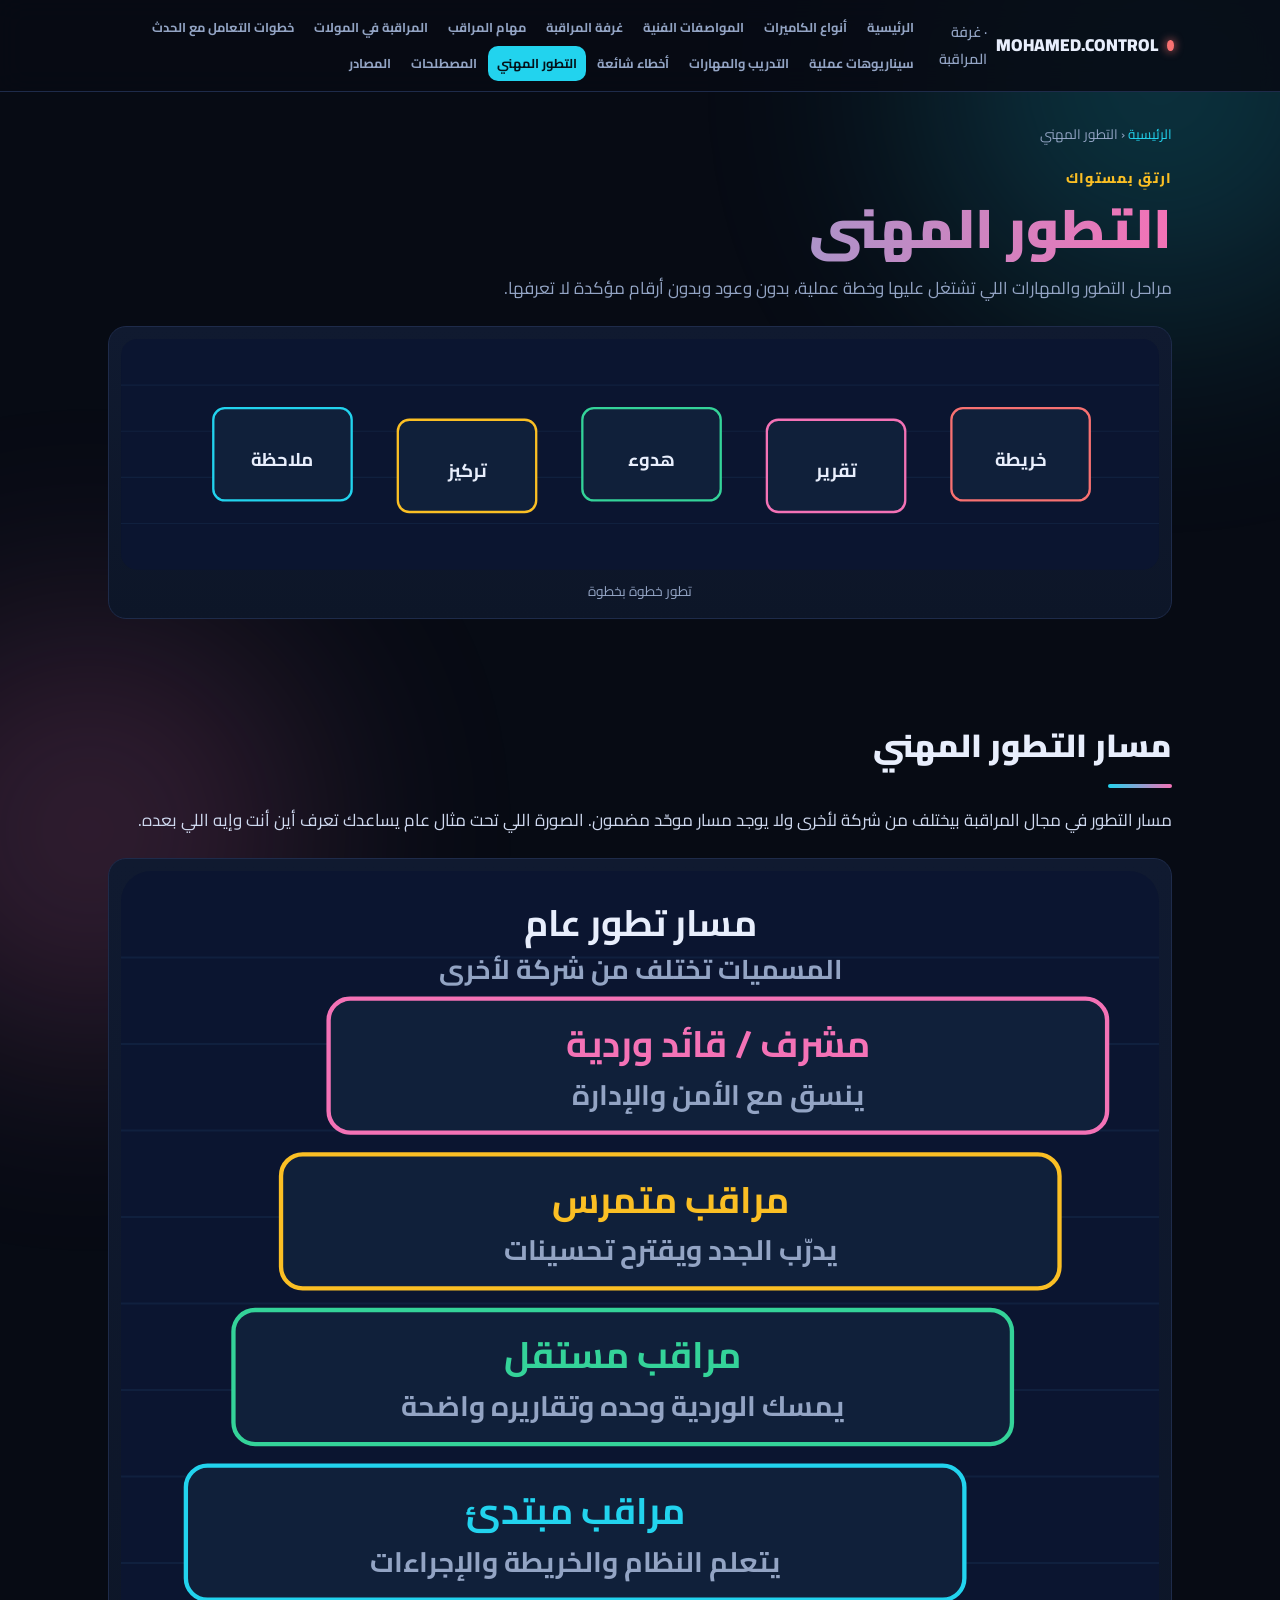
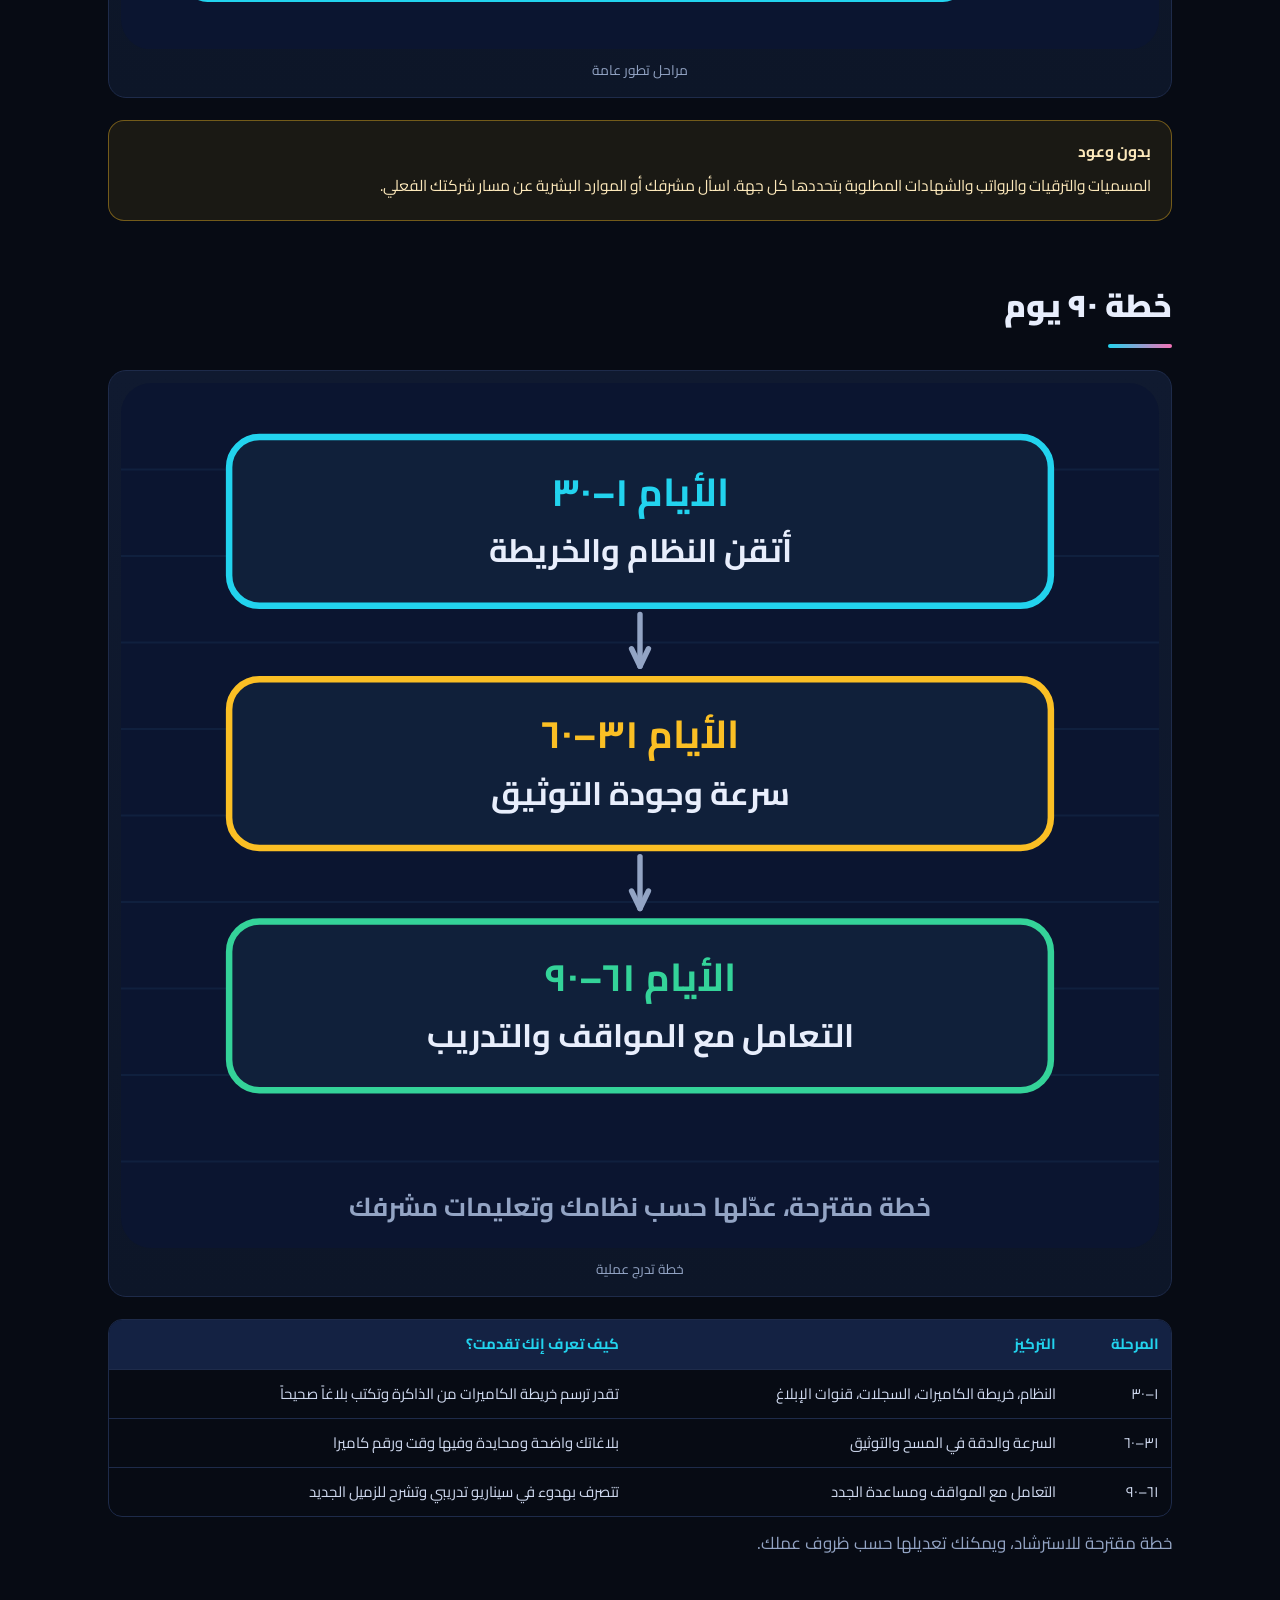
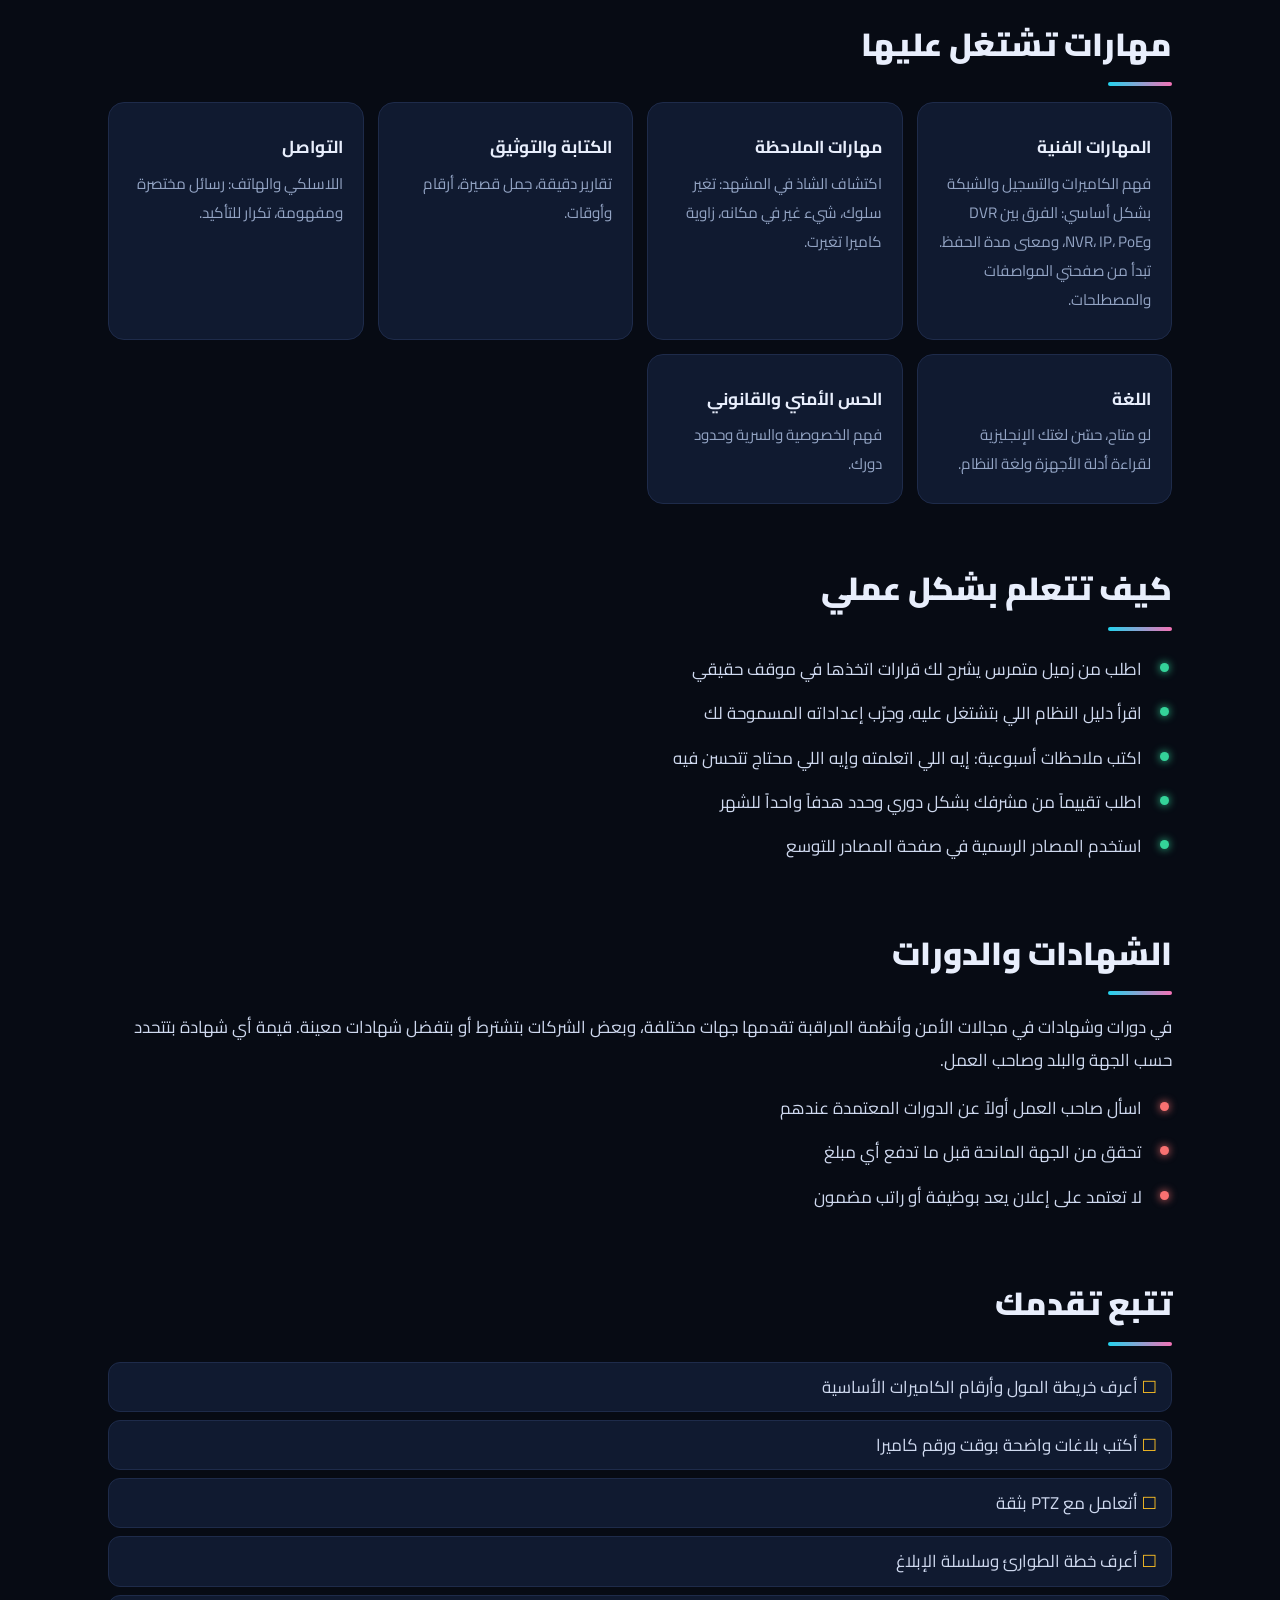
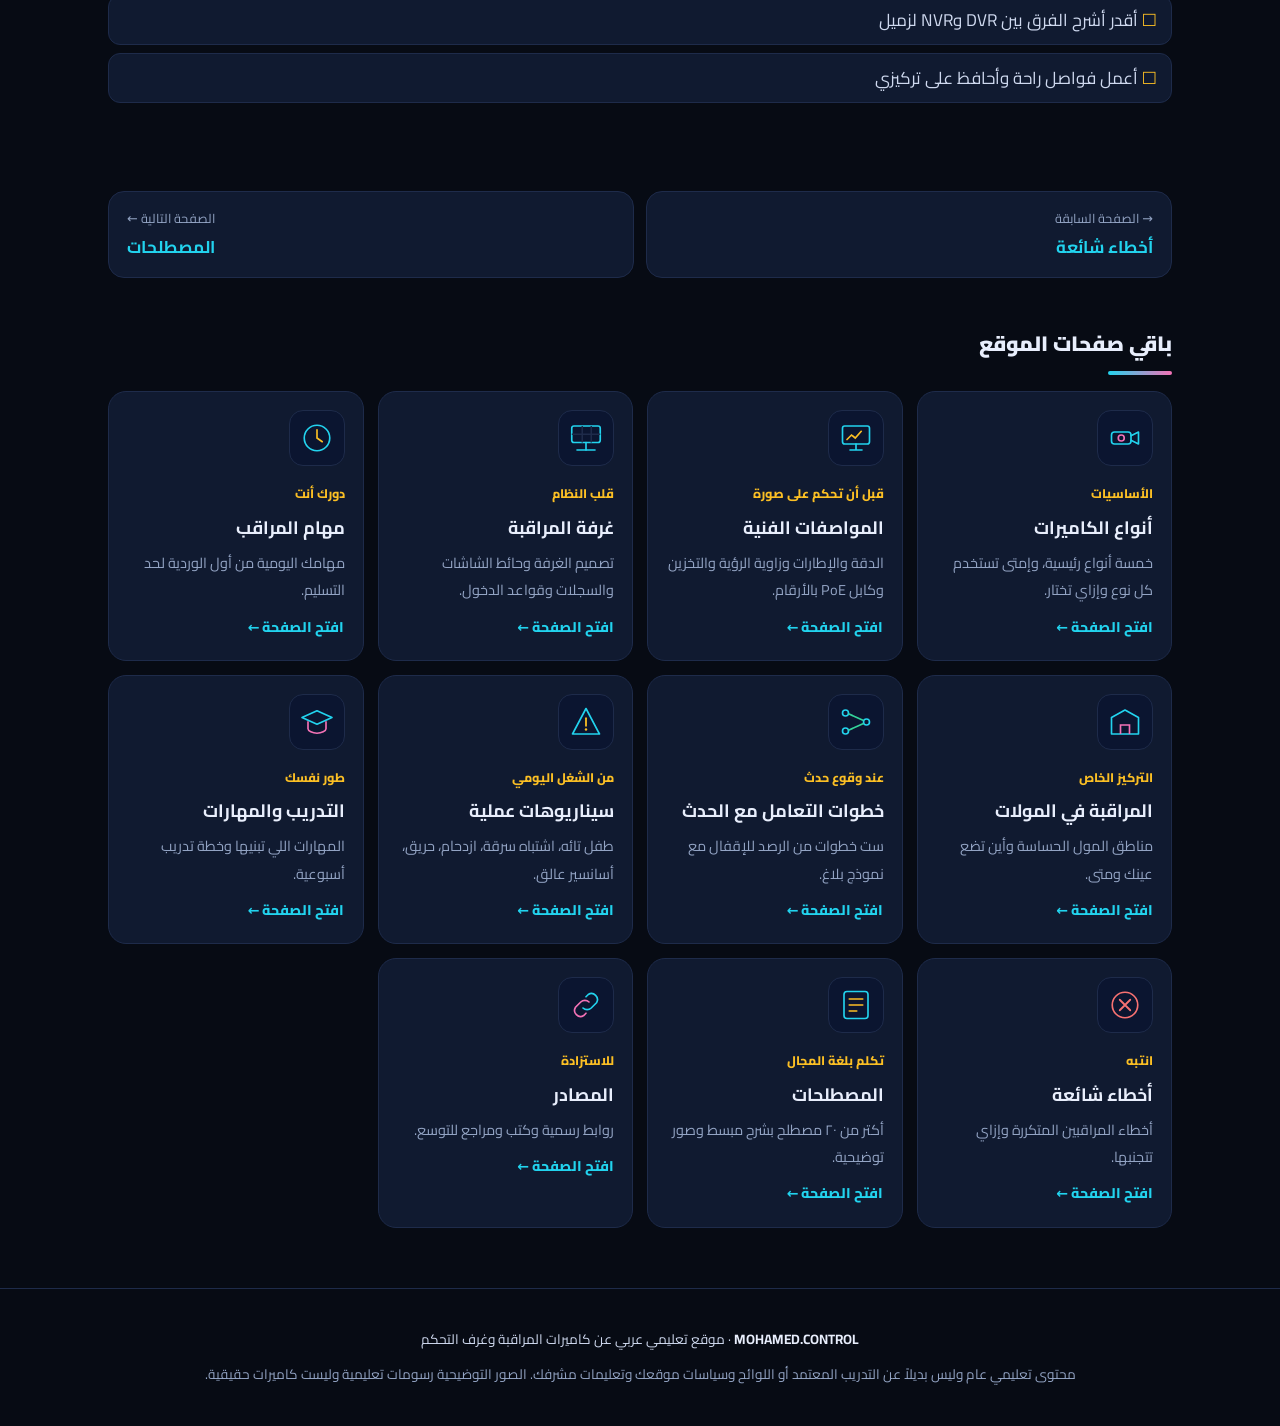
<file: growth.html>
<!DOCTYPE html>
<html lang="ar" dir="rtl">
<head>
<meta charset="UTF-8">
<meta name="viewport" content="width=device-width, initial-scale=1.0">
<title>التطور المهني | MOHAMED.CONTROL</title>
<meta name="description" content="مراحل التطور، المهارات اللي تشتغل عليها، وخطة ٩٠ يوم عملية.">
<link rel="preconnect" href="https://fonts.googleapis.com">
<link rel="preconnect" href="https://fonts.gstatic.com" crossorigin>
<link href="https://fonts.googleapis.com/css2?family=Cairo:wght@400;600;700;800;900&display=swap" rel="stylesheet">
<link rel="stylesheet" href="style.css?v=2">
</head>
<body>
<div class="glow a"></div><div class="glow b"></div>
<nav><div class="nav-in"><a class="brand" href="index.html"><span class="dot"></span>MOHAMED.CONTROL <small>· غرفة المراقبة</small></a><button class="menu-btn" id="mb" aria-expanded="false" aria-controls="lk">القائمة ☰</button><div class="links" id="lk"><a href='index.html'>الرئيسية</a><a href='cameras.html'>أنواع الكاميرات</a><a href='specs.html'>المواصفات الفنية</a><a href='control-room.html'>غرفة المراقبة</a><a href='duties.html'>مهام المراقب</a><a href='malls.html'>المراقبة في المولات</a><a href='incident.html'>خطوات التعامل مع الحدث</a><a href='scenarios.html'>سيناريوهات عملية</a><a href='training.html'>التدريب والمهارات</a><a href='mistakes.html'>أخطاء شائعة</a><a href='growth.html' class='cur'>التطور المهني</a><a href='terms.html'>المصطلحات</a><a href='sources.html'>المصادر</a></div></div></nav><div class="phero"><div class="crumb"><a href="index.html">الرئيسية</a> ‹ التطور المهني</div>
<div style="margin-top:14px"><span class="tag">ارتقِ بمستواك</span></div><h1>التطور المهني</h1><p class="lead">مراحل التطور والمهارات اللي تشتغل عليها وخطة عملية، بدون وعود وبدون أرقام مؤكدة لا تعرفها.</p>
<figure class="fig hero-fig"><svg class='sv' viewBox='0 0 900 200' role='img' aria-label='training'><rect width='900' height='200' rx='14' fill='#0b1530'/><line x1='0' y1='40' x2='900' y2='40' stroke='#10203e' stroke-width='1' stroke-linecap='round' /><line x1='0' y1='80' x2='900' y2='80' stroke='#10203e' stroke-width='1' stroke-linecap='round' /><line x1='0' y1='120' x2='900' y2='120' stroke='#10203e' stroke-width='1' stroke-linecap='round' /><line x1='0' y1='160' x2='900' y2='160' stroke='#10203e' stroke-width='1' stroke-linecap='round' /><rect x='80' y='60' width='120' height='80' rx='10' fill='#10203a' stroke='#22d3ee' stroke-width='2' /><text x='140' y='110' font-size='16' font-weight='700' text-anchor='middle' class=''>ملاحظة</text><rect x='240' y='70' width='120' height='80' rx='10' fill='#10203a' stroke='#fbbf24' stroke-width='2' /><text x='300' y='120' font-size='16' font-weight='700' text-anchor='middle' class=''>تركيز</text><rect x='400' y='60' width='120' height='80' rx='10' fill='#10203a' stroke='#34d399' stroke-width='2' /><text x='460' y='110' font-size='16' font-weight='700' text-anchor='middle' class=''>هدوء</text><rect x='560' y='70' width='120' height='80' rx='10' fill='#10203a' stroke='#f472b6' stroke-width='2' /><text x='620' y='120' font-size='16' font-weight='700' text-anchor='middle' class=''>تقرير</text><rect x='720' y='60' width='120' height='80' rx='10' fill='#10203a' stroke='#f87171' stroke-width='2' /><text x='780' y='110' font-size='16' font-weight='700' text-anchor='middle' class=''>خريطة</text></svg><figcaption>تطور خطوة بخطوة</figcaption></figure></div>
<main><section class='blk'><h2>مسار التطور المهني</h2><p>مسار التطور في مجال المراقبة بيختلف من شركة لأخرى ولا يوجد مسار موحّد مضمون. الصورة اللي تحت مثال عام يساعدك تعرف أين أنت وإيه اللي بعده.</p><figure class='fig'><svg class='sv narrow' viewBox='0 0 480 360' role='img' aria-label='مراحل التطور'><rect width='480' height='360' rx='14' fill='#0b1530'/><line x1='0' y1='40' x2='480' y2='40' stroke='#10203e' stroke-width='1' stroke-linecap='round' /><line x1='0' y1='80' x2='480' y2='80' stroke='#10203e' stroke-width='1' stroke-linecap='round' /><line x1='0' y1='120' x2='480' y2='120' stroke='#10203e' stroke-width='1' stroke-linecap='round' /><line x1='0' y1='160' x2='480' y2='160' stroke='#10203e' stroke-width='1' stroke-linecap='round' /><line x1='0' y1='200' x2='480' y2='200' stroke='#10203e' stroke-width='1' stroke-linecap='round' /><line x1='0' y1='240' x2='480' y2='240' stroke='#10203e' stroke-width='1' stroke-linecap='round' /><line x1='0' y1='280' x2='480' y2='280' stroke='#10203e' stroke-width='1' stroke-linecap='round' /><line x1='0' y1='320' x2='480' y2='320' stroke='#10203e' stroke-width='1' stroke-linecap='round' /><text x='240' y='30' font-size='17' font-weight='700' text-anchor='middle' class=''>مسار تطور عام</text><text x='240' y='50' font-size='12.5' font-weight='700' text-anchor='middle' class='m'>المسميات تختلف من شركة لأخرى</text><rect x='30' y='275' width='360' height='62' rx='10' fill='#10203a' stroke='#22d3ee' stroke-width='2' /><text x='210' y='302' font-size='17' font-weight='700' text-anchor='middle' class='' style='fill:#22d3ee'>مراقب مبتدئ</text><text x='210' y='324' font-size='13' font-weight='700' text-anchor='middle' class='m'>يتعلم النظام والخريطة والإجراءات</text><rect x='52' y='203' width='360' height='62' rx='10' fill='#10203a' stroke='#34d399' stroke-width='2' /><text x='232' y='230' font-size='17' font-weight='700' text-anchor='middle' class='' style='fill:#34d399'>مراقب مستقل</text><text x='232' y='252' font-size='13' font-weight='700' text-anchor='middle' class='m'>يمسك الوردية وحده وتقاريره واضحة</text><rect x='74' y='131' width='360' height='62' rx='10' fill='#10203a' stroke='#fbbf24' stroke-width='2' /><text x='254' y='158' font-size='17' font-weight='700' text-anchor='middle' class='' style='fill:#fbbf24'>مراقب متمرس</text><text x='254' y='180' font-size='13' font-weight='700' text-anchor='middle' class='m'>يدرّب الجدد ويقترح تحسينات</text><rect x='96' y='59' width='360' height='62' rx='10' fill='#10203a' stroke='#f472b6' stroke-width='2' /><text x='276' y='86' font-size='17' font-weight='700' text-anchor='middle' class='' style='fill:#f472b6'>مشرف / قائد وردية</text><text x='276' y='108' font-size='13' font-weight='700' text-anchor='middle' class='m'>ينسق مع الأمن والإدارة</text></svg><figcaption>مراحل تطور عامة</figcaption></figure><div class='callout gold'><b>بدون وعود</b><p>المسميات والترقيات والرواتب والشهادات المطلوبة بتحددها كل جهة. اسأل مشرفك أو الموارد البشرية عن مسار شركتك الفعلي.</p></div></section><section class='blk'><h2>خطة ٩٠ يوم</h2><figure class='fig'><svg class='sv narrow' viewBox='0 0 480 400' role='img' aria-label='خطة ٩٠ يوم'><rect width='480' height='400' rx='14' fill='#0b1530'/><line x1='0' y1='40' x2='480' y2='40' stroke='#10203e' stroke-width='1' stroke-linecap='round' /><line x1='0' y1='80' x2='480' y2='80' stroke='#10203e' stroke-width='1' stroke-linecap='round' /><line x1='0' y1='120' x2='480' y2='120' stroke='#10203e' stroke-width='1' stroke-linecap='round' /><line x1='0' y1='160' x2='480' y2='160' stroke='#10203e' stroke-width='1' stroke-linecap='round' /><line x1='0' y1='200' x2='480' y2='200' stroke='#10203e' stroke-width='1' stroke-linecap='round' /><line x1='0' y1='240' x2='480' y2='240' stroke='#10203e' stroke-width='1' stroke-linecap='round' /><line x1='0' y1='280' x2='480' y2='280' stroke='#10203e' stroke-width='1' stroke-linecap='round' /><line x1='0' y1='320' x2='480' y2='320' stroke='#10203e' stroke-width='1' stroke-linecap='round' /><line x1='0' y1='360' x2='480' y2='360' stroke='#10203e' stroke-width='1' stroke-linecap='round' /><rect x='50' y='25' width='380' height='78' rx='14' fill='#10203a' stroke='#22d3ee' stroke-width='3' /><text x='240' y='57' font-size='18' font-weight='700' text-anchor='middle' class='' style='fill:#22d3ee'>الأيام ١–٣٠</text><text x='240' y='83' font-size='15' font-weight='700' text-anchor='middle' class=''>أتقن النظام والخريطة</text><line x1='240' y1='107' x2='240' y2='131' stroke='#93a4c4' stroke-width='2.5' stroke-linecap='round' /><path d='M236.1 122.9L240 131L243.9 122.9' fill='none' stroke='#93a4c4' stroke-width='2.5' stroke-linecap='round' stroke-linejoin='round' /><rect x='50' y='137' width='380' height='78' rx='14' fill='#10203a' stroke='#fbbf24' stroke-width='3' /><text x='240' y='169' font-size='18' font-weight='700' text-anchor='middle' class='' style='fill:#fbbf24'>الأيام ٣١–٦٠</text><text x='240' y='195' font-size='15' font-weight='700' text-anchor='middle' class=''>سرعة وجودة التوثيق</text><line x1='240' y1='219' x2='240' y2='243' stroke='#93a4c4' stroke-width='2.5' stroke-linecap='round' /><path d='M236.1 234.9L240 243L243.9 234.9' fill='none' stroke='#93a4c4' stroke-width='2.5' stroke-linecap='round' stroke-linejoin='round' /><rect x='50' y='249' width='380' height='78' rx='14' fill='#10203a' stroke='#34d399' stroke-width='3' /><text x='240' y='281' font-size='18' font-weight='700' text-anchor='middle' class='' style='fill:#34d399'>الأيام ٦١–٩٠</text><text x='240' y='307' font-size='15' font-weight='700' text-anchor='middle' class=''>التعامل مع المواقف والتدريب</text><text x='240' y='385' font-size='12' font-weight='700' text-anchor='middle' class='m'>خطة مقترحة، عدّلها حسب نظامك وتعليمات مشرفك</text></svg><figcaption>خطة تدرج عملية</figcaption></figure><div class='tbl'><table><thead><tr><th>المرحلة</th><th>التركيز</th><th>كيف تعرف إنك تقدمت؟</th></tr></thead><tbody><tr><td>١–٣٠</td><td>النظام، خريطة الكاميرات، السجلات، قنوات الإبلاغ</td><td>تقدر ترسم خريطة الكاميرات من الذاكرة وتكتب بلاغاً صحيحاً</td></tr><tr><td>٣١–٦٠</td><td>السرعة والدقة في المسح والتوثيق</td><td>بلاغاتك واضحة ومحايدة وفيها وقت ورقم كاميرا</td></tr><tr><td>٦١–٩٠</td><td>التعامل مع المواقف ومساعدة الجدد</td><td>تتصرف بهدوء في سيناريو تدريبي وتشرح للزميل الجديد</td></tr></tbody></table></div><p class='m'>خطة مقترحة للاسترشاد، ويمكنك تعديلها حسب ظروف عملك.</p></section><section class='blk'><h2>مهارات تشتغل عليها</h2><div class='grid'><div class='card'><h3>المهارات الفنية</h3><p>فهم الكاميرات والتسجيل والشبكة بشكل أساسي: الفرق بين DVR وNVR، IP، PoE، ومعنى مدة الحفظ. تبدأ من صفحتي المواصفات والمصطلحات.</p></div><div class='card'><h3>مهارات الملاحظة</h3><p>اكتشاف الشاذ في المشهد: تغير سلوك، شيء غير في مكانه، زاوية كاميرا تغيرت.</p></div><div class='card'><h3>الكتابة والتوثيق</h3><p>تقارير دقيقة، جمل قصيرة، أرقام وأوقات.</p></div><div class='card'><h3>التواصل</h3><p>اللاسلكي والهاتف: رسائل مختصرة ومفهومة، تكرار للتأكيد.</p></div><div class='card'><h3>اللغة</h3><p>لو متاح، حسّن لغتك الإنجليزية لقراءة أدلة الأجهزة ولغة النظام.</p></div><div class='card'><h3>الحس الأمني والقانوني</h3><p>فهم الخصوصية والسرية وحدود دورك.</p></div></div></section><section class='blk'><h2>كيف تتعلم بشكل عملي</h2><ul class='tick good'><li>اطلب من زميل متمرس يشرح لك قرارات اتخذها في موقف حقيقي</li><li>اقرأ دليل النظام اللي بتشتغل عليه، وجرّب إعداداته المسموحة لك</li><li>اكتب ملاحظات أسبوعية: إيه اللي اتعلمته وإيه اللي محتاج تتحسن فيه</li><li>اطلب تقييماً من مشرفك بشكل دوري وحدد هدفاً واحداً للشهر</li><li>استخدم المصادر الرسمية في صفحة المصادر للتوسع</li></ul></section><section class='blk'><h2>الشهادات والدورات</h2><p>في دورات وشهادات في مجالات الأمن وأنظمة المراقبة تقدمها جهات مختلفة، وبعض الشركات بتشترط أو بتفضل شهادات معينة. قيمة أي شهادة بتتحدد حسب الجهة والبلد وصاحب العمل.</p><ul class='tick warn'><li>اسأل صاحب العمل أولاً عن الدورات المعتمدة عندهم</li><li>تحقق من الجهة المانحة قبل ما تدفع أي مبلغ</li><li>لا تعتمد على إعلان يعد بوظيفة أو راتب مضمون</li></ul></section><section class='blk'><h2>تتبع تقدمك</h2><ul class='chk'><li>أعرف خريطة المول وأرقام الكاميرات الأساسية</li><li>أكتب بلاغات واضحة بوقت ورقم كاميرا</li><li>أتعامل مع PTZ بثقة</li><li>أعرف خطة الطوارئ وسلسلة الإبلاغ</li><li>أقدر أشرح الفرق بين DVR وNVR لزميل</li><li>أعمل فواصل راحة وأحافظ على تركيزي</li></ul></section></main>
<div class="pager"><a href='mistakes.html'><small>→ الصفحة السابقة</small><b>أخطاء شائعة</b></a><a style='text-align:end' href='terms.html'><small>الصفحة التالية ←</small><b>المصطلحات</b></a></div>
<div class="more"><h2>باقي صفحات الموقع</h2><div class="pcards"><a class='pc' href='cameras.html'><div class='ic'><svg viewBox='0 0 48 48' aria-hidden='true'><rect x='6' y='16' width='26' height='16' rx='4' stroke='#22d3ee' stroke-width='2.2' fill='none' stroke-linecap='round' stroke-linejoin='round'/><path d='M32 21l10-5v16l-10-5' stroke='#22d3ee' stroke-width='2.2' fill='none' stroke-linecap='round' stroke-linejoin='round'/><circle cx='19' cy='24' r='4' stroke='#f472b6' stroke-width='2.2' fill='none'/></svg></div><small>الأساسيات</small><h3>أنواع الكاميرات</h3><p>خمسة أنواع رئيسية، وإمتى تستخدم كل نوع وإزاي تختار.</p><span class='go'>افتح الصفحة ←</span></a><a class='pc' href='specs.html'><div class='ic'><svg viewBox='0 0 48 48' aria-hidden='true'><rect x='6' y='8' width='36' height='24' rx='3' stroke='#22d3ee' stroke-width='2.2' fill='none' stroke-linecap='round' stroke-linejoin='round'/><path d='M16 40h16M24 32v8' stroke='#22d3ee' stroke-width='2.2' fill='none' stroke-linecap='round' stroke-linejoin='round'/><path d='M12 26l6-6 5 4 8-9' stroke='#fbbf24' stroke-width='2.2' fill='none' stroke-linecap='round'/></svg></div><small>قبل أن تحكم على صورة</small><h3>المواصفات الفنية</h3><p>الدقة والإطارات وزاوية الرؤية والتخزين وكابل PoE بالأرقام.</p><span class='go'>افتح الصفحة ←</span></a><a class='pc' href='control-room.html'><div class='ic'><svg viewBox='0 0 48 48' aria-hidden='true'><rect x='5' y='8' width='38' height='22' rx='3' stroke='#22d3ee' stroke-width='2.2' fill='none' stroke-linecap='round' stroke-linejoin='round'/><path d='M5 19h38M19 8v22M31 8v22' stroke='#1e2b4a' stroke-width='2'/><path d='M12 40h24' stroke='#22d3ee' stroke-width='2.2' fill='none' stroke-linecap='round' stroke-linejoin='round'/><path d='M24 30v10' stroke='#22d3ee' stroke-width='2.2' fill='none' stroke-linecap='round' stroke-linejoin='round'/></svg></div><small>قلب النظام</small><h3>غرفة المراقبة</h3><p>تصميم الغرفة وحائط الشاشات والسجلات وقواعد الدخول.</p><span class='go'>افتح الصفحة ←</span></a><a class='pc' href='duties.html'><div class='ic'><svg viewBox='0 0 48 48' aria-hidden='true'><circle cx='24' cy='24' r='17' stroke='#22d3ee' stroke-width='2.2' fill='none' stroke-linecap='round' stroke-linejoin='round'/><path d='M24 13v11l7 5' stroke='#fbbf24' stroke-width='2.2' fill='none' stroke-linecap='round'/></svg></div><small>دورك أنت</small><h3>مهام المراقب</h3><p>مهامك اليومية من أول الوردية لحد التسليم.</p><span class='go'>افتح الصفحة ←</span></a><a class='pc' href='malls.html'><div class='ic'><svg viewBox='0 0 48 48' aria-hidden='true'><path d='M6 40V18l18-10 18 10v22z' stroke='#22d3ee' stroke-width='2.2' fill='none' stroke-linecap='round' stroke-linejoin='round'/><path d='M18 40V28h12v12' stroke='#f472b6' stroke-width='2.2' fill='none'/></svg></div><small>التركيز الخاص</small><h3>المراقبة في المولات</h3><p>مناطق المول الحساسة وأين تضع عينك ومتى.</p><span class='go'>افتح الصفحة ←</span></a><a class='pc' href='incident.html'><div class='ic'><svg viewBox='0 0 48 48' aria-hidden='true'><circle cx='10' cy='12' r='4' stroke='#22d3ee' stroke-width='2.2' fill='none' stroke-linecap='round' stroke-linejoin='round'/><circle cx='38' cy='24' r='4' stroke='#22d3ee' stroke-width='2.2' fill='none' stroke-linecap='round' stroke-linejoin='round'/><circle cx='10' cy='36' r='4' stroke='#22d3ee' stroke-width='2.2' fill='none' stroke-linecap='round' stroke-linejoin='round'/><path d='M14 13l20 9M14 35l20-9' stroke='#34d399' stroke-width='2.2' fill='none'/></svg></div><small>عند وقوع حدث</small><h3>خطوات التعامل مع الحدث</h3><p>ست خطوات من الرصد للإقفال مع نموذج بلاغ.</p><span class='go'>افتح الصفحة ←</span></a><a class='pc' href='scenarios.html'><div class='ic'><svg viewBox='0 0 48 48' aria-hidden='true'><path d='M24 6l18 34H6z' stroke='#22d3ee' stroke-width='2.2' fill='none' stroke-linecap='round' stroke-linejoin='round'/><path d='M24 19v10' stroke='#fbbf24' stroke-width='2.4' stroke-linecap='round'/><circle cx='24' cy='34' r='1.6' fill='#fbbf24'/></svg></div><small>من الشغل اليومي</small><h3>سيناريوهات عملية</h3><p>طفل تائه، اشتباه سرقة، ازدحام، حريق، أسانسير عالق.</p><span class='go'>افتح الصفحة ←</span></a><a class='pc' href='training.html'><div class='ic'><svg viewBox='0 0 48 48' aria-hidden='true'><path d='M4 18l20-9 20 9-20 9z' stroke='#22d3ee' stroke-width='2.2' fill='none' stroke-linecap='round' stroke-linejoin='round'/><path d='M12 23v10c0 3 6 6 12 6s12-3 12-6V23' stroke='#f472b6' stroke-width='2.2' fill='none'/></svg></div><small>طور نفسك</small><h3>التدريب والمهارات</h3><p>المهارات اللي تبنيها وخطة تدريب أسبوعية.</p><span class='go'>افتح الصفحة ←</span></a><a class='pc' href='mistakes.html'><div class='ic'><svg viewBox='0 0 48 48' aria-hidden='true'><circle cx='24' cy='24' r='17' stroke='#f87171' stroke-width='2.2' fill='none'/><path d='M17 17l14 14M31 17L17 31' stroke='#f87171' stroke-width='2.4' stroke-linecap='round'/></svg></div><small>انتبه</small><h3>أخطاء شائعة</h3><p>أخطاء المراقبين المتكررة وإزاي تتجنبها.</p><span class='go'>افتح الصفحة ←</span></a><a class='pc' href='terms.html'><div class='ic'><svg viewBox='0 0 48 48' aria-hidden='true'><rect x='8' y='6' width='32' height='36' rx='4' stroke='#22d3ee' stroke-width='2.2' fill='none' stroke-linecap='round' stroke-linejoin='round'/><path d='M15 16h18M15 24h18M15 32h10' stroke='#fbbf24' stroke-width='2.2' stroke-linecap='round'/></svg></div><small>تكلم بلغة المجال</small><h3>المصطلحات</h3><p>أكتر من ٢٠ مصطلح بشرح مبسط وصور توضيحية.</p><span class='go'>افتح الصفحة ←</span></a><a class='pc' href='sources.html'><div class='ic'><svg viewBox='0 0 48 48' aria-hidden='true'><path d='M20 28a8 8 0 0 0 11 0l7-7a8 8 0 0 0-11-11l-3 3' stroke='#22d3ee' stroke-width='2.2' fill='none' stroke-linecap='round' stroke-linejoin='round'/><path d='M28 20a8 8 0 0 0-11 0l-7 7a8 8 0 0 0 11 11l3-3' stroke='#f472b6' stroke-width='2.2' fill='none' stroke-linecap='round'/></svg></div><small>للاستزادة</small><h3>المصادر</h3><p>روابط رسمية وكتب ومراجع للتوسع.</p><span class='go'>افتح الصفحة ←</span></a></div></div>
<footer><p><b>MOHAMED.CONTROL</b> · موقع تعليمي عربي عن كاميرات المراقبة وغرف التحكم</p><p style="margin-top:6px;color:var(--muted)">محتوى تعليمي عام وليس بديلاً عن التدريب المعتمد أو اللوائح وسياسات موقعك وتعليمات مشرفك. الصور التوضيحية رسومات تعليمية وليست كاميرات حقيقية.</p></footer>
<script src="app.js?v=2"></script>
</body></html>
</file>
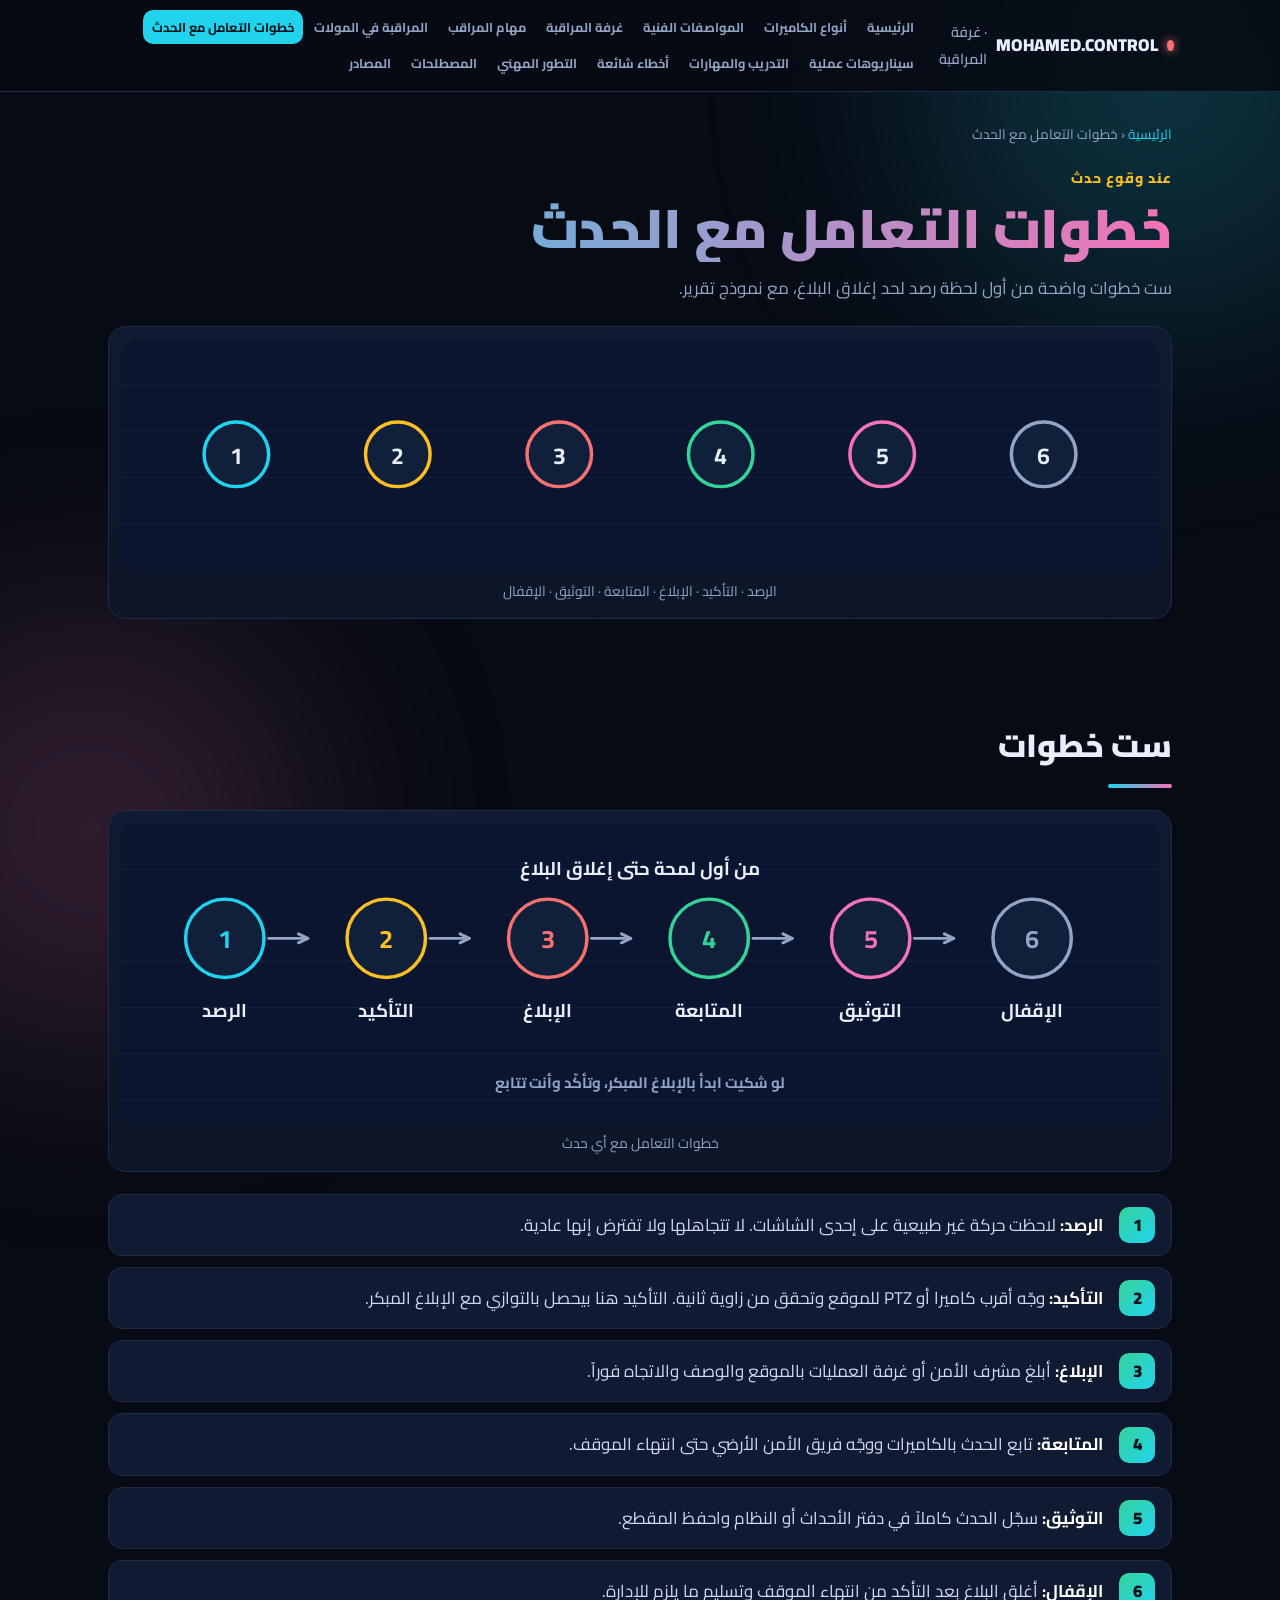
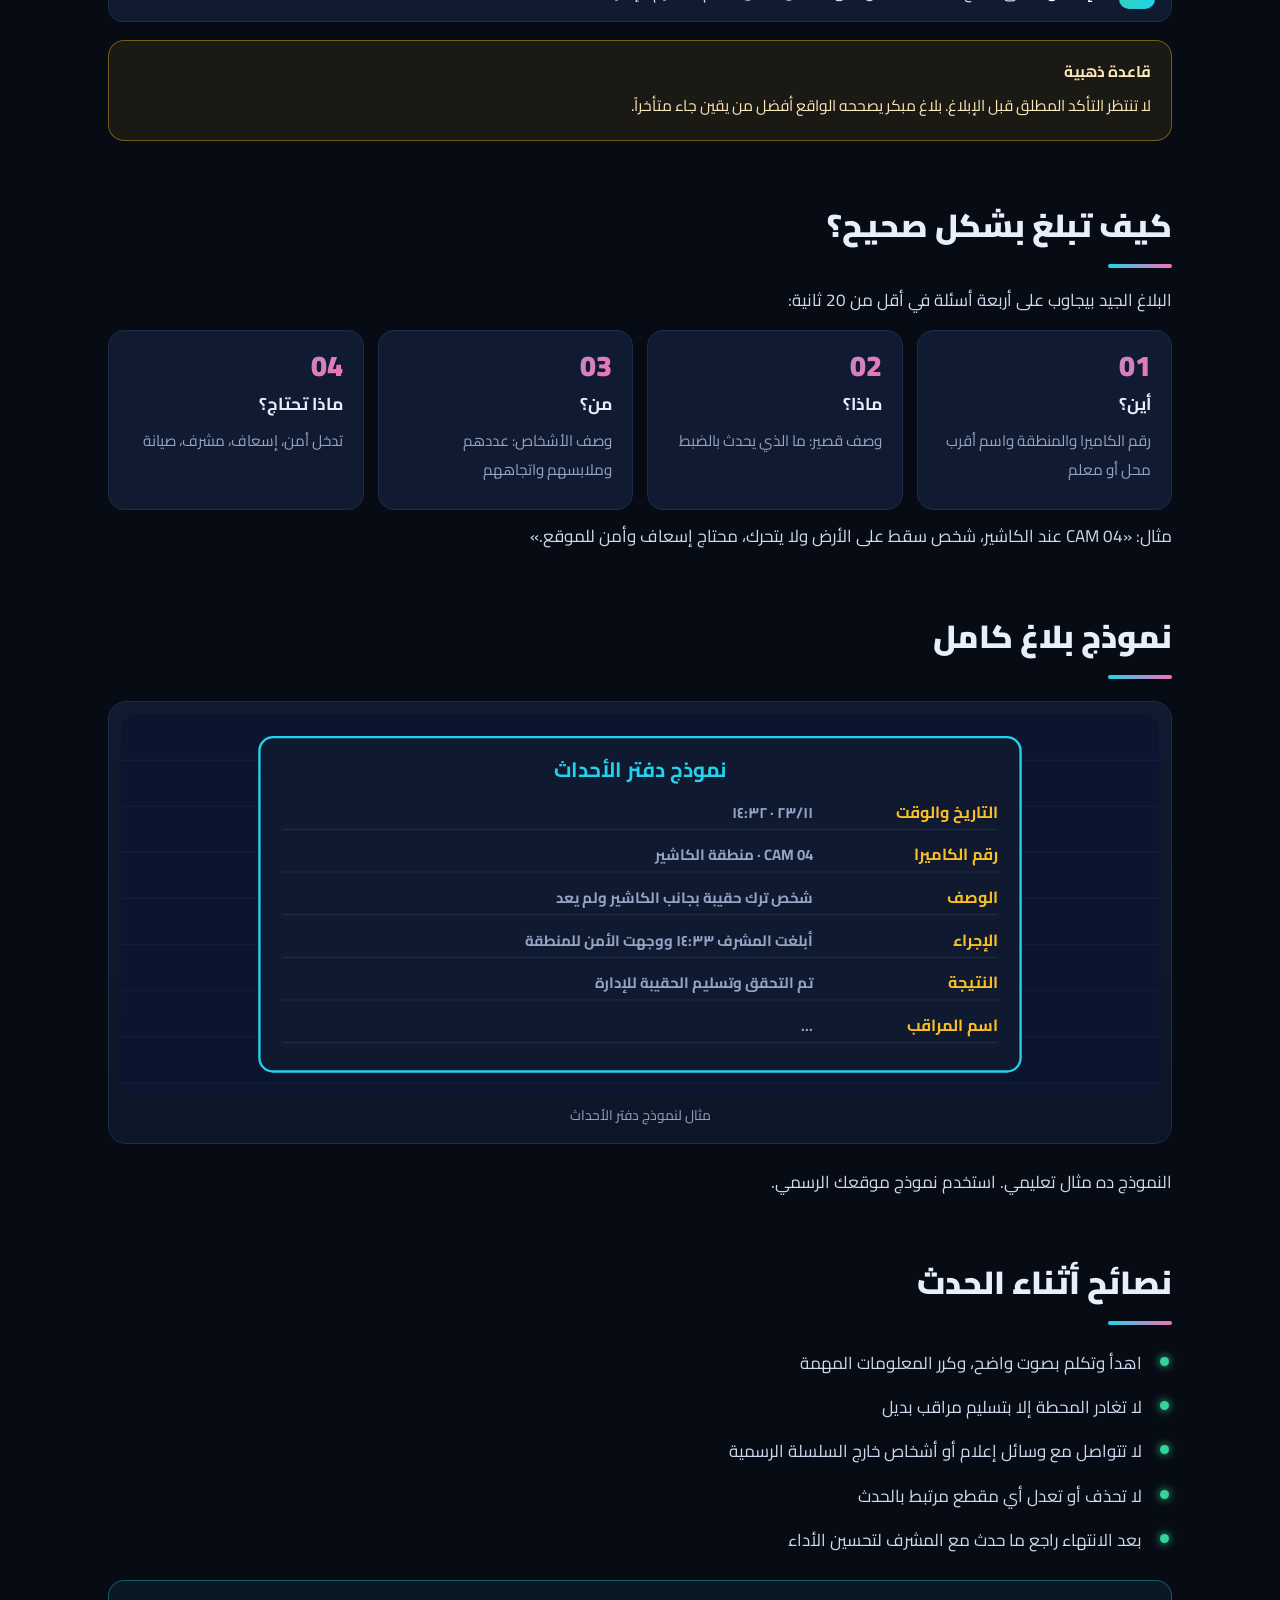
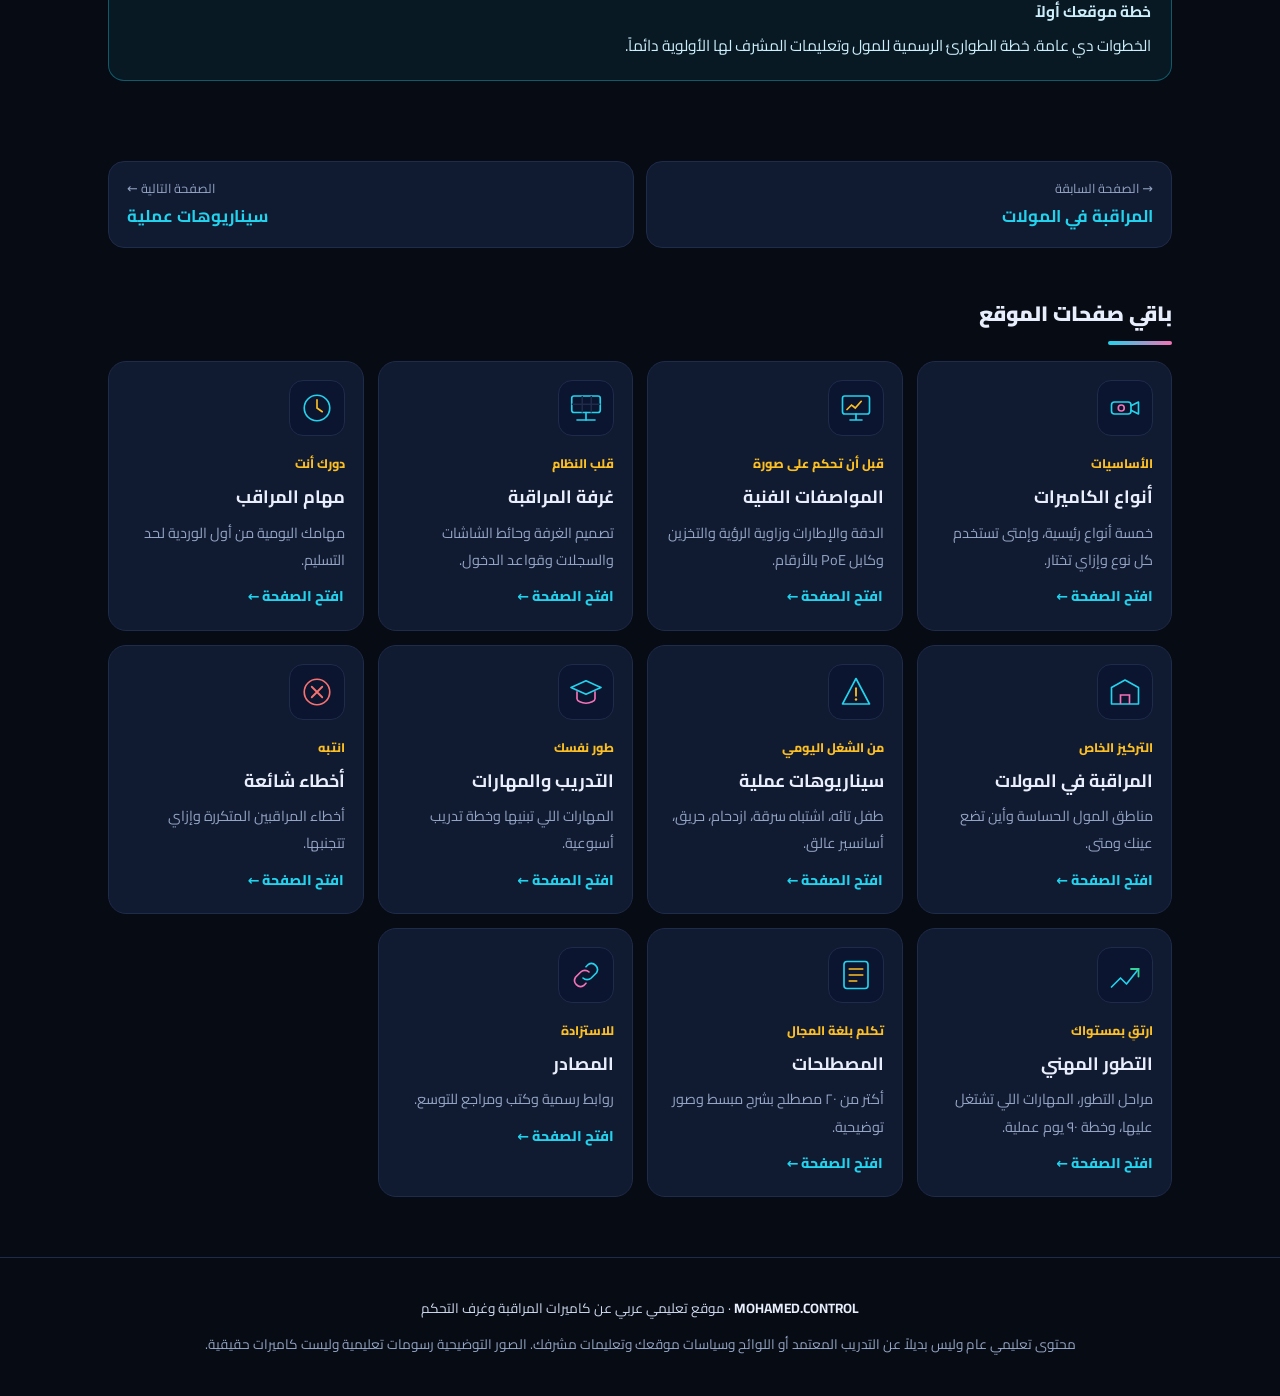
<file: incident.html>
<!DOCTYPE html>
<html lang="ar" dir="rtl">
<head>
<meta charset="UTF-8">
<meta name="viewport" content="width=device-width, initial-scale=1.0">
<title>خطوات التعامل مع الحدث | MOHAMED.CONTROL</title>
<meta name="description" content="ست خطوات من الرصد للإقفال مع نموذج بلاغ.">
<link rel="preconnect" href="https://fonts.googleapis.com">
<link rel="preconnect" href="https://fonts.gstatic.com" crossorigin>
<link href="https://fonts.googleapis.com/css2?family=Cairo:wght@400;600;700;800;900&display=swap" rel="stylesheet">
<link rel="stylesheet" href="style.css?v=2">
</head>
<body>
<div class="glow a"></div><div class="glow b"></div>
<nav><div class="nav-in"><a class="brand" href="index.html"><span class="dot"></span>MOHAMED.CONTROL <small>· غرفة المراقبة</small></a><button class="menu-btn" id="mb" aria-expanded="false" aria-controls="lk">القائمة ☰</button><div class="links" id="lk"><a href='index.html'>الرئيسية</a><a href='cameras.html'>أنواع الكاميرات</a><a href='specs.html'>المواصفات الفنية</a><a href='control-room.html'>غرفة المراقبة</a><a href='duties.html'>مهام المراقب</a><a href='malls.html'>المراقبة في المولات</a><a href='incident.html' class='cur'>خطوات التعامل مع الحدث</a><a href='scenarios.html'>سيناريوهات عملية</a><a href='training.html'>التدريب والمهارات</a><a href='mistakes.html'>أخطاء شائعة</a><a href='growth.html'>التطور المهني</a><a href='terms.html'>المصطلحات</a><a href='sources.html'>المصادر</a></div></div></nav><div class="phero"><div class="crumb"><a href="index.html">الرئيسية</a> ‹ خطوات التعامل مع الحدث</div>
<div style="margin-top:14px"><span class="tag">عند وقوع حدث</span></div><h1>خطوات التعامل مع الحدث</h1><p class="lead">ست خطوات واضحة من أول لحظة رصد لحد إغلاق البلاغ، مع نموذج تقرير.</p>
<figure class="fig hero-fig"><svg class='sv' viewBox='0 0 900 200' role='img' aria-label='incident'><rect width='900' height='200' rx='14' fill='#0b1530'/><line x1='0' y1='40' x2='900' y2='40' stroke='#10203e' stroke-width='1' stroke-linecap='round' /><line x1='0' y1='80' x2='900' y2='80' stroke='#10203e' stroke-width='1' stroke-linecap='round' /><line x1='0' y1='120' x2='900' y2='120' stroke='#10203e' stroke-width='1' stroke-linecap='round' /><line x1='0' y1='160' x2='900' y2='160' stroke='#10203e' stroke-width='1' stroke-linecap='round' /><circle cx='100' cy='100' r='28' fill='#10203a' stroke='#22d3ee' stroke-width='3' /><text x='100' y='108' font-size='20' font-weight='700' text-anchor='middle' class=''>1</text><circle cx='240' cy='100' r='28' fill='#10203a' stroke='#fbbf24' stroke-width='3' /><text x='240' y='108' font-size='20' font-weight='700' text-anchor='middle' class=''>2</text><circle cx='380' cy='100' r='28' fill='#10203a' stroke='#f87171' stroke-width='3' /><text x='380' y='108' font-size='20' font-weight='700' text-anchor='middle' class=''>3</text><circle cx='520' cy='100' r='28' fill='#10203a' stroke='#34d399' stroke-width='3' /><text x='520' y='108' font-size='20' font-weight='700' text-anchor='middle' class=''>4</text><circle cx='660' cy='100' r='28' fill='#10203a' stroke='#f472b6' stroke-width='3' /><text x='660' y='108' font-size='20' font-weight='700' text-anchor='middle' class=''>5</text><circle cx='800' cy='100' r='28' fill='#10203a' stroke='#93a4c4' stroke-width='3' /><text x='800' y='108' font-size='20' font-weight='700' text-anchor='middle' class=''>6</text></svg><figcaption>الرصد · التأكيد · الإبلاغ · المتابعة · التوثيق · الإقفال</figcaption></figure></div>
<main><section class='blk'><h2>ست خطوات</h2><figure class='fig'><svg class='sv' viewBox='0 0 900 260' role='img' aria-label='خطوات التعامل'><rect width='900' height='260' rx='14' fill='#0b1530'/><line x1='0' y1='40' x2='900' y2='40' stroke='#10203e' stroke-width='1' stroke-linecap='round' /><line x1='0' y1='80' x2='900' y2='80' stroke='#10203e' stroke-width='1' stroke-linecap='round' /><line x1='0' y1='120' x2='900' y2='120' stroke='#10203e' stroke-width='1' stroke-linecap='round' /><line x1='0' y1='160' x2='900' y2='160' stroke='#10203e' stroke-width='1' stroke-linecap='round' /><line x1='0' y1='200' x2='900' y2='200' stroke='#10203e' stroke-width='1' stroke-linecap='round' /><line x1='0' y1='240' x2='900' y2='240' stroke='#10203e' stroke-width='1' stroke-linecap='round' /><circle cx='90' cy='100' r='34' fill='#10203a' stroke='#22d3ee' stroke-width='3' /><text x='90' y='108' font-size='22' font-weight='700' text-anchor='middle' class='' style='fill:#22d3ee'>1</text><text x='90' y='168' font-size='16' font-weight='700' text-anchor='middle' class=''>الرصد</text><line x1='128' y1='100' x2='162' y2='100' stroke='#93a4c4' stroke-width='2.5' stroke-linecap='round' /><path d='M153.9 103.9L162 100L153.9 96.1' fill='none' stroke='#93a4c4' stroke-width='2.5' stroke-linecap='round' stroke-linejoin='round' /><circle cx='230' cy='100' r='34' fill='#10203a' stroke='#fbbf24' stroke-width='3' /><text x='230' y='108' font-size='22' font-weight='700' text-anchor='middle' class='' style='fill:#fbbf24'>2</text><text x='230' y='168' font-size='16' font-weight='700' text-anchor='middle' class=''>التأكيد</text><line x1='268' y1='100' x2='302' y2='100' stroke='#93a4c4' stroke-width='2.5' stroke-linecap='round' /><path d='M293.9 103.9L302 100L293.9 96.1' fill='none' stroke='#93a4c4' stroke-width='2.5' stroke-linecap='round' stroke-linejoin='round' /><circle cx='370' cy='100' r='34' fill='#10203a' stroke='#f87171' stroke-width='3' /><text x='370' y='108' font-size='22' font-weight='700' text-anchor='middle' class='' style='fill:#f87171'>3</text><text x='370' y='168' font-size='16' font-weight='700' text-anchor='middle' class=''>الإبلاغ</text><line x1='408' y1='100' x2='442' y2='100' stroke='#93a4c4' stroke-width='2.5' stroke-linecap='round' /><path d='M433.9 103.9L442 100L433.9 96.1' fill='none' stroke='#93a4c4' stroke-width='2.5' stroke-linecap='round' stroke-linejoin='round' /><circle cx='510' cy='100' r='34' fill='#10203a' stroke='#34d399' stroke-width='3' /><text x='510' y='108' font-size='22' font-weight='700' text-anchor='middle' class='' style='fill:#34d399'>4</text><text x='510' y='168' font-size='16' font-weight='700' text-anchor='middle' class=''>المتابعة</text><line x1='548' y1='100' x2='582' y2='100' stroke='#93a4c4' stroke-width='2.5' stroke-linecap='round' /><path d='M573.9 103.9L582 100L573.9 96.1' fill='none' stroke='#93a4c4' stroke-width='2.5' stroke-linecap='round' stroke-linejoin='round' /><circle cx='650' cy='100' r='34' fill='#10203a' stroke='#f472b6' stroke-width='3' /><text x='650' y='108' font-size='22' font-weight='700' text-anchor='middle' class='' style='fill:#f472b6'>5</text><text x='650' y='168' font-size='16' font-weight='700' text-anchor='middle' class=''>التوثيق</text><line x1='688' y1='100' x2='722' y2='100' stroke='#93a4c4' stroke-width='2.5' stroke-linecap='round' /><path d='M713.9 103.9L722 100L713.9 96.1' fill='none' stroke='#93a4c4' stroke-width='2.5' stroke-linecap='round' stroke-linejoin='round' /><circle cx='790' cy='100' r='34' fill='#10203a' stroke='#93a4c4' stroke-width='3' /><text x='790' y='108' font-size='22' font-weight='700' text-anchor='middle' class='' style='fill:#93a4c4'>6</text><text x='790' y='168' font-size='16' font-weight='700' text-anchor='middle' class=''>الإقفال</text><text x='450' y='45' font-size='16' font-weight='700' text-anchor='middle' class=''>من أول لمحة حتى إغلاق البلاغ</text><text x='450' y='230' font-size='13' font-weight='700' text-anchor='middle' class='m'>لو شكيت ابدأ بالإبلاغ المبكر، وتأكّد وأنت تتابع</text></svg><figcaption>خطوات التعامل مع أي حدث</figcaption></figure><ol class='steps'><li><b>الرصد:</b> لاحظت حركة غير طبيعية على إحدى الشاشات. لا تتجاهلها ولا تفترض إنها عادية.</li><li><b>التأكيد:</b> وجّه أقرب كاميرا أو PTZ للموقع وتحقق من زاوية ثانية. التأكيد هنا بيحصل بالتوازي مع الإبلاغ المبكر.</li><li><b>الإبلاغ:</b> أبلغ مشرف الأمن أو غرفة العمليات بالموقع والوصف والاتجاه فوراً.</li><li><b>المتابعة:</b> تابع الحدث بالكاميرات ووجّه فريق الأمن الأرضي حتى انتهاء الموقف.</li><li><b>التوثيق:</b> سجّل الحدث كاملاً في دفتر الأحداث أو النظام واحفظ المقطع.</li><li><b>الإقفال:</b> أغلق البلاغ بعد التأكد من انتهاء الموقف وتسليم ما يلزم للإدارة.</li></ol><div class='callout gold'><b>قاعدة ذهبية</b><p>لا تنتظر التأكد المطلق قبل الإبلاغ. بلاغ مبكر يصححه الواقع أفضل من يقين جاء متأخراً.</p></div></section><section class='blk'><h2>كيف تبلغ بشكل صحيح؟</h2><p>البلاغ الجيد بيجاوب على أربعة أسئلة في أقل من 20 ثانية:</p><div class='grid'><div class='card'><div class='num'>01</div><h3>أين؟</h3><p>رقم الكاميرا والمنطقة واسم أقرب محل أو معلم</p></div><div class='card'><div class='num'>02</div><h3>ماذا؟</h3><p>وصف قصير: ما الذي يحدث بالضبط</p></div><div class='card'><div class='num'>03</div><h3>من؟</h3><p>وصف الأشخاص: عددهم وملابسهم واتجاههم</p></div><div class='card'><div class='num'>04</div><h3>ماذا تحتاج؟</h3><p>تدخل أمن، إسعاف، مشرف، صيانة</p></div></div><p>مثال: «CAM 04 عند الكاشير، شخص سقط على الأرض ولا يتحرك، محتاج إسعاف وأمن للموقع.»</p></section><section class='blk'><h2>نموذج بلاغ كامل</h2><figure class='fig'><svg class='sv' viewBox='0 0 900 330' role='img' aria-label='نموذج بلاغ'><rect width='900' height='330' rx='14' fill='#0b1530'/><line x1='0' y1='40' x2='900' y2='40' stroke='#10203e' stroke-width='1' stroke-linecap='round' /><line x1='0' y1='80' x2='900' y2='80' stroke='#10203e' stroke-width='1' stroke-linecap='round' /><line x1='0' y1='120' x2='900' y2='120' stroke='#10203e' stroke-width='1' stroke-linecap='round' /><line x1='0' y1='160' x2='900' y2='160' stroke='#10203e' stroke-width='1' stroke-linecap='round' /><line x1='0' y1='200' x2='900' y2='200' stroke='#10203e' stroke-width='1' stroke-linecap='round' /><line x1='0' y1='240' x2='900' y2='240' stroke='#10203e' stroke-width='1' stroke-linecap='round' /><line x1='0' y1='280' x2='900' y2='280' stroke='#10203e' stroke-width='1' stroke-linecap='round' /><line x1='0' y1='320' x2='900' y2='320' stroke='#10203e' stroke-width='1' stroke-linecap='round' /><rect x='120' y='20' width='660' height='290' rx='12' fill='#0f1a30' stroke='#22d3ee' stroke-width='2' /><text x='450' y='55' font-size='18' font-weight='700' text-anchor='middle' class='' style='fill:#22d3ee'>نموذج دفتر الأحداث</text><line x1='140' y1='100' x2='760' y2='100' stroke='#1e2b4a' stroke-width='1' stroke-linecap='round' /><text x='760' y='90' font-size='14' font-weight='700' text-anchor='start' class='' style='fill:#fbbf24'>التاريخ والوقت</text><text x='600' y='90' font-size='13' font-weight='700' text-anchor='start' class='m'>٢٣/١١ · ١٤:٣٢</text><line x1='140' y1='137' x2='760' y2='137' stroke='#1e2b4a' stroke-width='1' stroke-linecap='round' /><text x='760' y='127' font-size='14' font-weight='700' text-anchor='start' class='' style='fill:#fbbf24'>رقم الكاميرا</text><text x='600' y='127' font-size='13' font-weight='700' text-anchor='start' class='m'>CAM 04 · منطقة الكاشير</text><line x1='140' y1='174' x2='760' y2='174' stroke='#1e2b4a' stroke-width='1' stroke-linecap='round' /><text x='760' y='164' font-size='14' font-weight='700' text-anchor='start' class='' style='fill:#fbbf24'>الوصف</text><text x='600' y='164' font-size='13' font-weight='700' text-anchor='start' class='m'>شخص ترك حقيبة بجانب الكاشير ولم يعد</text><line x1='140' y1='211' x2='760' y2='211' stroke='#1e2b4a' stroke-width='1' stroke-linecap='round' /><text x='760' y='201' font-size='14' font-weight='700' text-anchor='start' class='' style='fill:#fbbf24'>الإجراء</text><text x='600' y='201' font-size='13' font-weight='700' text-anchor='start' class='m'>أبلغت المشرف ١٤:٣٣ ووجهت الأمن للمنطقة</text><line x1='140' y1='248' x2='760' y2='248' stroke='#1e2b4a' stroke-width='1' stroke-linecap='round' /><text x='760' y='238' font-size='14' font-weight='700' text-anchor='start' class='' style='fill:#fbbf24'>النتيجة</text><text x='600' y='238' font-size='13' font-weight='700' text-anchor='start' class='m'>تم التحقق وتسليم الحقيبة للإدارة</text><line x1='140' y1='285' x2='760' y2='285' stroke='#1e2b4a' stroke-width='1' stroke-linecap='round' /><text x='760' y='275' font-size='14' font-weight='700' text-anchor='start' class='' style='fill:#fbbf24'>اسم المراقب</text><text x='600' y='275' font-size='13' font-weight='700' text-anchor='start' class='m'>...</text></svg><figcaption>مثال لنموذج دفتر الأحداث</figcaption></figure><p>النموذج ده مثال تعليمي. استخدم نموذج موقعك الرسمي.</p></section><section class='blk'><h2>نصائح أثناء الحدث</h2><ul class='tick good'><li>اهدأ وتكلم بصوت واضح، وكرر المعلومات المهمة</li><li>لا تغادر المحطة إلا بتسليم مراقب بديل</li><li>لا تتواصل مع وسائل إعلام أو أشخاص خارج السلسلة الرسمية</li><li>لا تحذف أو تعدل أي مقطع مرتبط بالحدث</li><li>بعد الانتهاء راجع ما حدث مع المشرف لتحسين الأداء</li></ul><div class='callout note'><b>خطة موقعك أولاً</b><p>الخطوات دي عامة. خطة الطوارئ الرسمية للمول وتعليمات المشرف لها الأولوية دائماً.</p></div></section></main>
<div class="pager"><a href='malls.html'><small>→ الصفحة السابقة</small><b>المراقبة في المولات</b></a><a style='text-align:end' href='scenarios.html'><small>الصفحة التالية ←</small><b>سيناريوهات عملية</b></a></div>
<div class="more"><h2>باقي صفحات الموقع</h2><div class="pcards"><a class='pc' href='cameras.html'><div class='ic'><svg viewBox='0 0 48 48' aria-hidden='true'><rect x='6' y='16' width='26' height='16' rx='4' stroke='#22d3ee' stroke-width='2.2' fill='none' stroke-linecap='round' stroke-linejoin='round'/><path d='M32 21l10-5v16l-10-5' stroke='#22d3ee' stroke-width='2.2' fill='none' stroke-linecap='round' stroke-linejoin='round'/><circle cx='19' cy='24' r='4' stroke='#f472b6' stroke-width='2.2' fill='none'/></svg></div><small>الأساسيات</small><h3>أنواع الكاميرات</h3><p>خمسة أنواع رئيسية، وإمتى تستخدم كل نوع وإزاي تختار.</p><span class='go'>افتح الصفحة ←</span></a><a class='pc' href='specs.html'><div class='ic'><svg viewBox='0 0 48 48' aria-hidden='true'><rect x='6' y='8' width='36' height='24' rx='3' stroke='#22d3ee' stroke-width='2.2' fill='none' stroke-linecap='round' stroke-linejoin='round'/><path d='M16 40h16M24 32v8' stroke='#22d3ee' stroke-width='2.2' fill='none' stroke-linecap='round' stroke-linejoin='round'/><path d='M12 26l6-6 5 4 8-9' stroke='#fbbf24' stroke-width='2.2' fill='none' stroke-linecap='round'/></svg></div><small>قبل أن تحكم على صورة</small><h3>المواصفات الفنية</h3><p>الدقة والإطارات وزاوية الرؤية والتخزين وكابل PoE بالأرقام.</p><span class='go'>افتح الصفحة ←</span></a><a class='pc' href='control-room.html'><div class='ic'><svg viewBox='0 0 48 48' aria-hidden='true'><rect x='5' y='8' width='38' height='22' rx='3' stroke='#22d3ee' stroke-width='2.2' fill='none' stroke-linecap='round' stroke-linejoin='round'/><path d='M5 19h38M19 8v22M31 8v22' stroke='#1e2b4a' stroke-width='2'/><path d='M12 40h24' stroke='#22d3ee' stroke-width='2.2' fill='none' stroke-linecap='round' stroke-linejoin='round'/><path d='M24 30v10' stroke='#22d3ee' stroke-width='2.2' fill='none' stroke-linecap='round' stroke-linejoin='round'/></svg></div><small>قلب النظام</small><h3>غرفة المراقبة</h3><p>تصميم الغرفة وحائط الشاشات والسجلات وقواعد الدخول.</p><span class='go'>افتح الصفحة ←</span></a><a class='pc' href='duties.html'><div class='ic'><svg viewBox='0 0 48 48' aria-hidden='true'><circle cx='24' cy='24' r='17' stroke='#22d3ee' stroke-width='2.2' fill='none' stroke-linecap='round' stroke-linejoin='round'/><path d='M24 13v11l7 5' stroke='#fbbf24' stroke-width='2.2' fill='none' stroke-linecap='round'/></svg></div><small>دورك أنت</small><h3>مهام المراقب</h3><p>مهامك اليومية من أول الوردية لحد التسليم.</p><span class='go'>افتح الصفحة ←</span></a><a class='pc' href='malls.html'><div class='ic'><svg viewBox='0 0 48 48' aria-hidden='true'><path d='M6 40V18l18-10 18 10v22z' stroke='#22d3ee' stroke-width='2.2' fill='none' stroke-linecap='round' stroke-linejoin='round'/><path d='M18 40V28h12v12' stroke='#f472b6' stroke-width='2.2' fill='none'/></svg></div><small>التركيز الخاص</small><h3>المراقبة في المولات</h3><p>مناطق المول الحساسة وأين تضع عينك ومتى.</p><span class='go'>افتح الصفحة ←</span></a><a class='pc' href='scenarios.html'><div class='ic'><svg viewBox='0 0 48 48' aria-hidden='true'><path d='M24 6l18 34H6z' stroke='#22d3ee' stroke-width='2.2' fill='none' stroke-linecap='round' stroke-linejoin='round'/><path d='M24 19v10' stroke='#fbbf24' stroke-width='2.4' stroke-linecap='round'/><circle cx='24' cy='34' r='1.6' fill='#fbbf24'/></svg></div><small>من الشغل اليومي</small><h3>سيناريوهات عملية</h3><p>طفل تائه، اشتباه سرقة، ازدحام، حريق، أسانسير عالق.</p><span class='go'>افتح الصفحة ←</span></a><a class='pc' href='training.html'><div class='ic'><svg viewBox='0 0 48 48' aria-hidden='true'><path d='M4 18l20-9 20 9-20 9z' stroke='#22d3ee' stroke-width='2.2' fill='none' stroke-linecap='round' stroke-linejoin='round'/><path d='M12 23v10c0 3 6 6 12 6s12-3 12-6V23' stroke='#f472b6' stroke-width='2.2' fill='none'/></svg></div><small>طور نفسك</small><h3>التدريب والمهارات</h3><p>المهارات اللي تبنيها وخطة تدريب أسبوعية.</p><span class='go'>افتح الصفحة ←</span></a><a class='pc' href='mistakes.html'><div class='ic'><svg viewBox='0 0 48 48' aria-hidden='true'><circle cx='24' cy='24' r='17' stroke='#f87171' stroke-width='2.2' fill='none'/><path d='M17 17l14 14M31 17L17 31' stroke='#f87171' stroke-width='2.4' stroke-linecap='round'/></svg></div><small>انتبه</small><h3>أخطاء شائعة</h3><p>أخطاء المراقبين المتكررة وإزاي تتجنبها.</p><span class='go'>افتح الصفحة ←</span></a><a class='pc' href='growth.html'><div class='ic'><svg viewBox='0 0 48 48' aria-hidden='true'><path d='M6 40l12-12 8 8 16-20' stroke='#22d3ee' stroke-width='2.2' fill='none' stroke-linecap='round' stroke-linejoin='round'/><path d='M32 16h10v10' stroke='#34d399' stroke-width='2.4' fill='none' stroke-linecap='round'/></svg></div><small>ارتقِ بمستواك</small><h3>التطور المهني</h3><p>مراحل التطور، المهارات اللي تشتغل عليها، وخطة ٩٠ يوم عملية.</p><span class='go'>افتح الصفحة ←</span></a><a class='pc' href='terms.html'><div class='ic'><svg viewBox='0 0 48 48' aria-hidden='true'><rect x='8' y='6' width='32' height='36' rx='4' stroke='#22d3ee' stroke-width='2.2' fill='none' stroke-linecap='round' stroke-linejoin='round'/><path d='M15 16h18M15 24h18M15 32h10' stroke='#fbbf24' stroke-width='2.2' stroke-linecap='round'/></svg></div><small>تكلم بلغة المجال</small><h3>المصطلحات</h3><p>أكتر من ٢٠ مصطلح بشرح مبسط وصور توضيحية.</p><span class='go'>افتح الصفحة ←</span></a><a class='pc' href='sources.html'><div class='ic'><svg viewBox='0 0 48 48' aria-hidden='true'><path d='M20 28a8 8 0 0 0 11 0l7-7a8 8 0 0 0-11-11l-3 3' stroke='#22d3ee' stroke-width='2.2' fill='none' stroke-linecap='round' stroke-linejoin='round'/><path d='M28 20a8 8 0 0 0-11 0l-7 7a8 8 0 0 0 11 11l3-3' stroke='#f472b6' stroke-width='2.2' fill='none' stroke-linecap='round'/></svg></div><small>للاستزادة</small><h3>المصادر</h3><p>روابط رسمية وكتب ومراجع للتوسع.</p><span class='go'>افتح الصفحة ←</span></a></div></div>
<footer><p><b>MOHAMED.CONTROL</b> · موقع تعليمي عربي عن كاميرات المراقبة وغرف التحكم</p><p style="margin-top:6px;color:var(--muted)">محتوى تعليمي عام وليس بديلاً عن التدريب المعتمد أو اللوائح وسياسات موقعك وتعليمات مشرفك. الصور التوضيحية رسومات تعليمية وليست كاميرات حقيقية.</p></footer>
<script src="app.js?v=2"></script>
</body></html>
</file>
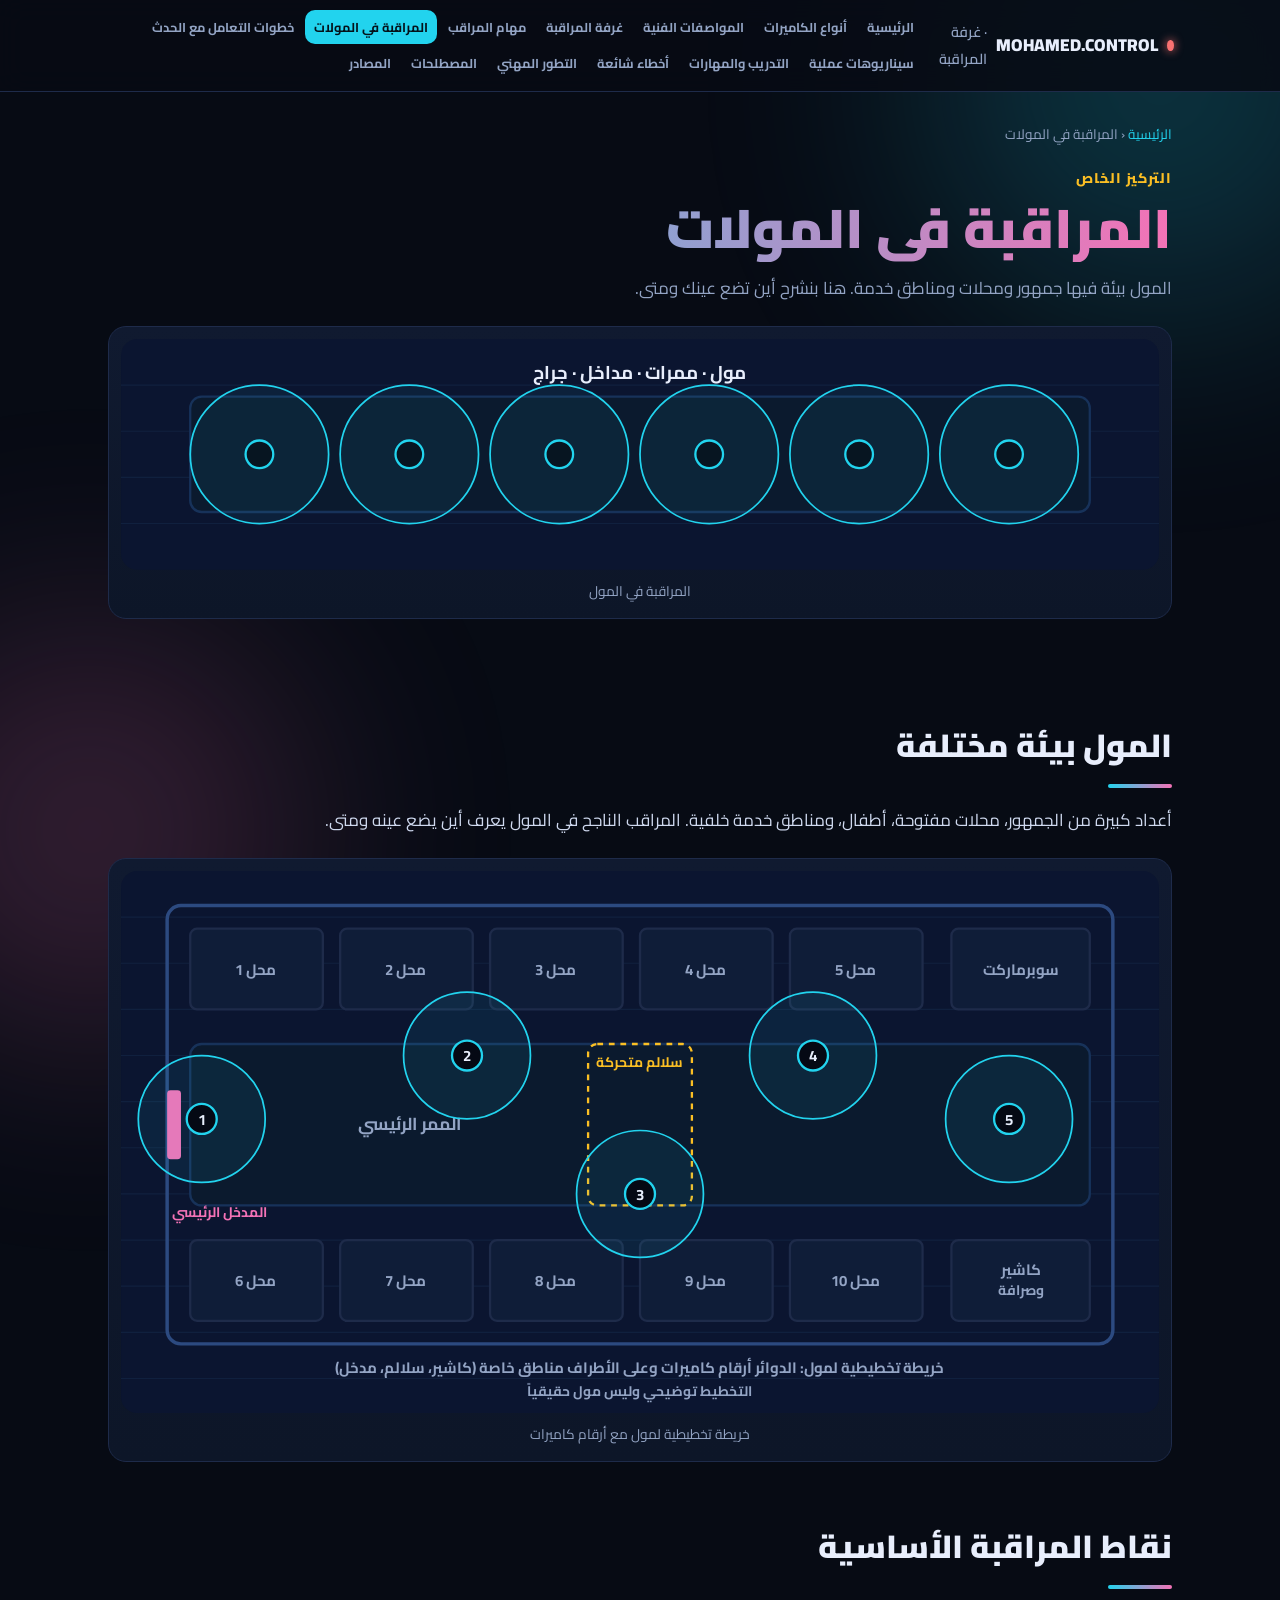
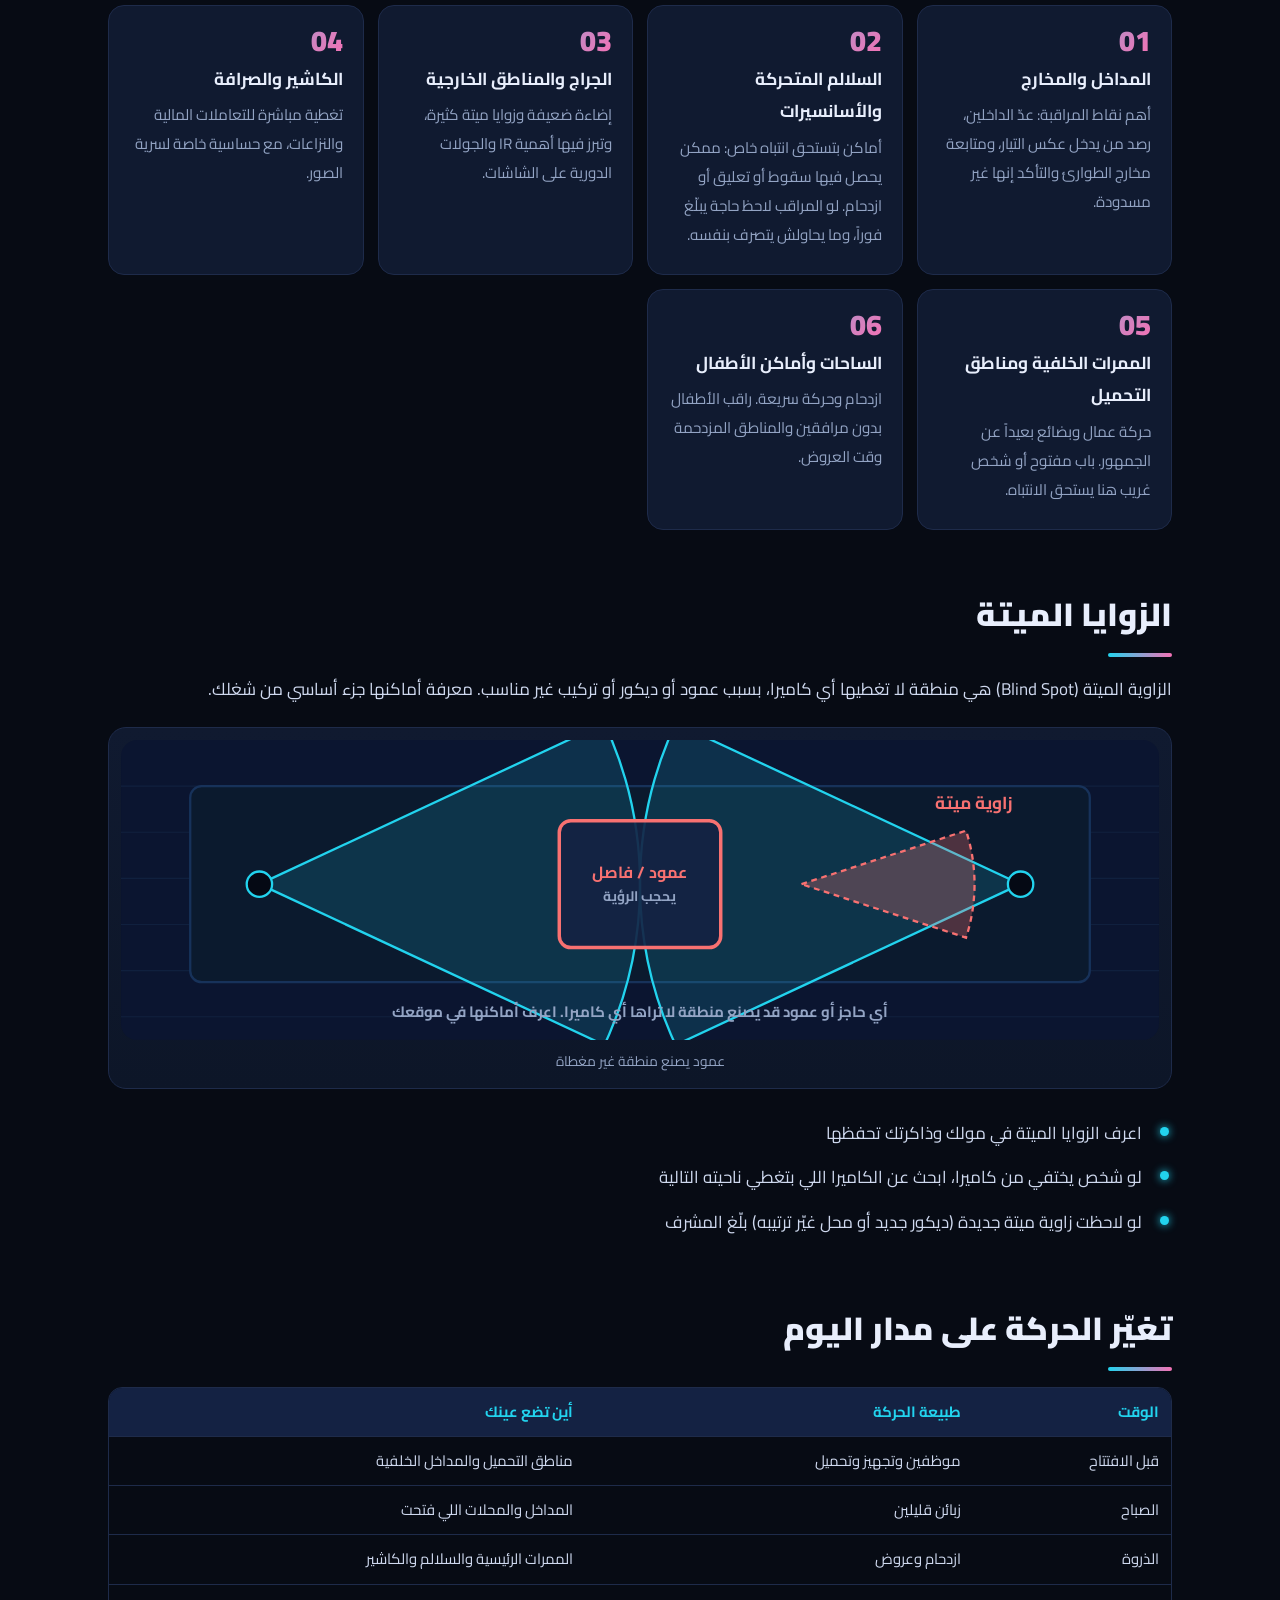
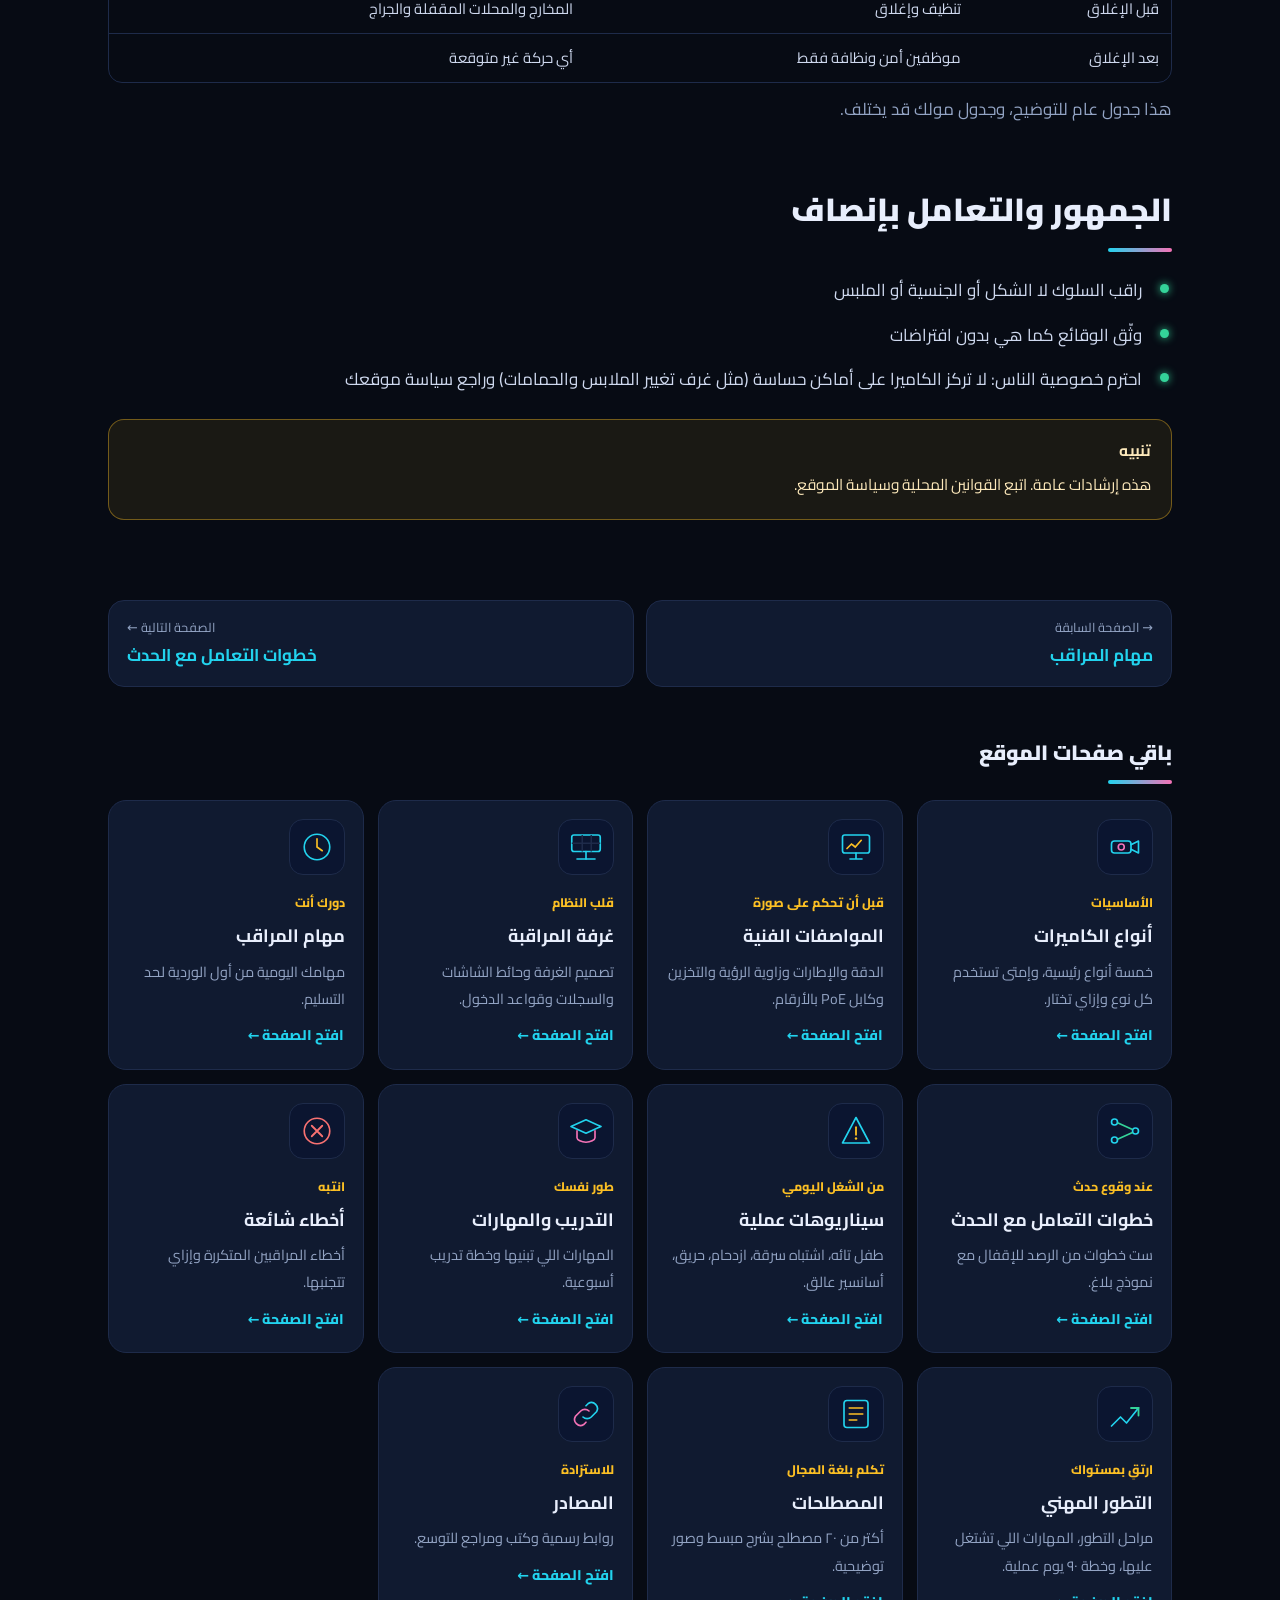
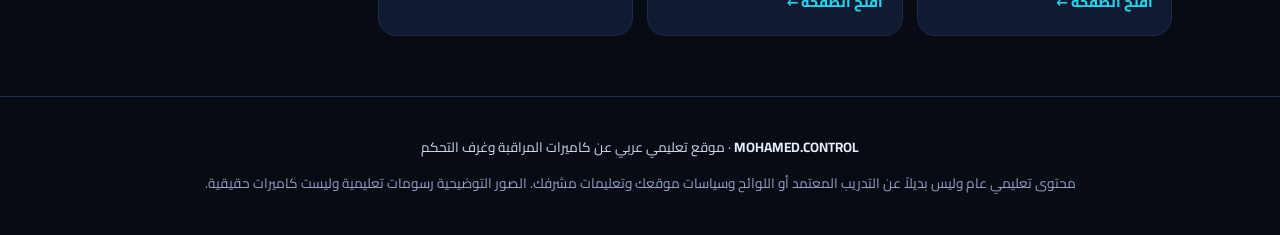
<file: malls.html>
<!DOCTYPE html>
<html lang="ar" dir="rtl">
<head>
<meta charset="UTF-8">
<meta name="viewport" content="width=device-width, initial-scale=1.0">
<title>المراقبة في المولات | MOHAMED.CONTROL</title>
<meta name="description" content="مناطق المول الحساسة وأين تضع عينك ومتى.">
<link rel="preconnect" href="https://fonts.googleapis.com">
<link rel="preconnect" href="https://fonts.gstatic.com" crossorigin>
<link href="https://fonts.googleapis.com/css2?family=Cairo:wght@400;600;700;800;900&display=swap" rel="stylesheet">
<link rel="stylesheet" href="style.css?v=2">
</head>
<body>
<div class="glow a"></div><div class="glow b"></div>
<nav><div class="nav-in"><a class="brand" href="index.html"><span class="dot"></span>MOHAMED.CONTROL <small>· غرفة المراقبة</small></a><button class="menu-btn" id="mb" aria-expanded="false" aria-controls="lk">القائمة ☰</button><div class="links" id="lk"><a href='index.html'>الرئيسية</a><a href='cameras.html'>أنواع الكاميرات</a><a href='specs.html'>المواصفات الفنية</a><a href='control-room.html'>غرفة المراقبة</a><a href='duties.html'>مهام المراقب</a><a href='malls.html' class='cur'>المراقبة في المولات</a><a href='incident.html'>خطوات التعامل مع الحدث</a><a href='scenarios.html'>سيناريوهات عملية</a><a href='training.html'>التدريب والمهارات</a><a href='mistakes.html'>أخطاء شائعة</a><a href='growth.html'>التطور المهني</a><a href='terms.html'>المصطلحات</a><a href='sources.html'>المصادر</a></div></div></nav><div class="phero"><div class="crumb"><a href="index.html">الرئيسية</a> ‹ المراقبة في المولات</div>
<div style="margin-top:14px"><span class="tag">التركيز الخاص</span></div><h1>المراقبة في المولات</h1><p class="lead">المول بيئة فيها جمهور ومحلات ومناطق خدمة. هنا بنشرح أين تضع عينك ومتى.</p>
<figure class="fig hero-fig"><svg class='sv' viewBox='0 0 900 200' role='img' aria-label='mall'><rect width='900' height='200' rx='14' fill='#0b1530'/><line x1='0' y1='40' x2='900' y2='40' stroke='#10203e' stroke-width='1' stroke-linecap='round' /><line x1='0' y1='80' x2='900' y2='80' stroke='#10203e' stroke-width='1' stroke-linecap='round' /><line x1='0' y1='120' x2='900' y2='120' stroke='#10203e' stroke-width='1' stroke-linecap='round' /><line x1='0' y1='160' x2='900' y2='160' stroke='#10203e' stroke-width='1' stroke-linecap='round' /><rect x='60' y='50' width='780' height='100' rx='10' fill='#0b1a2e' stroke='#17325a' stroke-width='2' /><circle cx='120' cy='100' r='12' fill='#050914' stroke='#22d3ee' stroke-width='2' /><circle cx='120' cy='100' r='60' fill='#22d3ee' fill-opacity='0.06' stroke='#22d3ee' stroke-width='1.5'/><circle cx='250' cy='100' r='12' fill='#050914' stroke='#22d3ee' stroke-width='2' /><circle cx='250' cy='100' r='60' fill='#22d3ee' fill-opacity='0.06' stroke='#22d3ee' stroke-width='1.5'/><circle cx='380' cy='100' r='12' fill='#050914' stroke='#22d3ee' stroke-width='2' /><circle cx='380' cy='100' r='60' fill='#22d3ee' fill-opacity='0.06' stroke='#22d3ee' stroke-width='1.5'/><circle cx='510' cy='100' r='12' fill='#050914' stroke='#22d3ee' stroke-width='2' /><circle cx='510' cy='100' r='60' fill='#22d3ee' fill-opacity='0.06' stroke='#22d3ee' stroke-width='1.5'/><circle cx='640' cy='100' r='12' fill='#050914' stroke='#22d3ee' stroke-width='2' /><circle cx='640' cy='100' r='60' fill='#22d3ee' fill-opacity='0.06' stroke='#22d3ee' stroke-width='1.5'/><circle cx='770' cy='100' r='12' fill='#050914' stroke='#22d3ee' stroke-width='2' /><circle cx='770' cy='100' r='60' fill='#22d3ee' fill-opacity='0.06' stroke='#22d3ee' stroke-width='1.5'/><text x='450' y='35' font-size='16' font-weight='700' text-anchor='middle' class=''>مول · ممرات · مداخل · جراج</text></svg><figcaption>المراقبة في المول</figcaption></figure></div>
<main><section class='blk'><h2>المول بيئة مختلفة</h2><p>أعداد كبيرة من الجمهور، محلات مفتوحة، أطفال، ومناطق خدمة خلفية. المراقب الناجح في المول يعرف أين يضع عينه ومتى.</p><figure class='fig'><svg class='sv' viewBox='0 0 900 470' role='img' aria-label='خريطة مول'><rect width='900' height='470' rx='14' fill='#0b1530'/><line x1='0' y1='40' x2='900' y2='40' stroke='#10203e' stroke-width='1' stroke-linecap='round' /><line x1='0' y1='80' x2='900' y2='80' stroke='#10203e' stroke-width='1' stroke-linecap='round' /><line x1='0' y1='120' x2='900' y2='120' stroke='#10203e' stroke-width='1' stroke-linecap='round' /><line x1='0' y1='160' x2='900' y2='160' stroke='#10203e' stroke-width='1' stroke-linecap='round' /><line x1='0' y1='200' x2='900' y2='200' stroke='#10203e' stroke-width='1' stroke-linecap='round' /><line x1='0' y1='240' x2='900' y2='240' stroke='#10203e' stroke-width='1' stroke-linecap='round' /><line x1='0' y1='280' x2='900' y2='280' stroke='#10203e' stroke-width='1' stroke-linecap='round' /><line x1='0' y1='320' x2='900' y2='320' stroke='#10203e' stroke-width='1' stroke-linecap='round' /><line x1='0' y1='360' x2='900' y2='360' stroke='#10203e' stroke-width='1' stroke-linecap='round' /><line x1='0' y1='400' x2='900' y2='400' stroke='#10203e' stroke-width='1' stroke-linecap='round' /><line x1='0' y1='440' x2='900' y2='440' stroke='#10203e' stroke-width='1' stroke-linecap='round' /><rect x='40' y='30' width='820' height='380' rx='12' fill='none' stroke='#2c4a80' stroke-width='3' /><rect x='60' y='50' width='115' height='70' rx='6' fill='#0f1d38' stroke='#1e2b4a' stroke-width='2' /><text x='117' y='90' font-size='13' font-weight='700' text-anchor='middle' class='m'>محل 1</text><rect x='60' y='320' width='115' height='70' rx='6' fill='#0f1d38' stroke='#1e2b4a' stroke-width='2' /><text x='117' y='360' font-size='13' font-weight='700' text-anchor='middle' class='m'>محل 6</text><rect x='190' y='50' width='115' height='70' rx='6' fill='#0f1d38' stroke='#1e2b4a' stroke-width='2' /><text x='247' y='90' font-size='13' font-weight='700' text-anchor='middle' class='m'>محل 2</text><rect x='190' y='320' width='115' height='70' rx='6' fill='#0f1d38' stroke='#1e2b4a' stroke-width='2' /><text x='247' y='360' font-size='13' font-weight='700' text-anchor='middle' class='m'>محل 7</text><rect x='320' y='50' width='115' height='70' rx='6' fill='#0f1d38' stroke='#1e2b4a' stroke-width='2' /><text x='377' y='90' font-size='13' font-weight='700' text-anchor='middle' class='m'>محل 3</text><rect x='320' y='320' width='115' height='70' rx='6' fill='#0f1d38' stroke='#1e2b4a' stroke-width='2' /><text x='377' y='360' font-size='13' font-weight='700' text-anchor='middle' class='m'>محل 8</text><rect x='450' y='50' width='115' height='70' rx='6' fill='#0f1d38' stroke='#1e2b4a' stroke-width='2' /><text x='507' y='90' font-size='13' font-weight='700' text-anchor='middle' class='m'>محل 4</text><rect x='450' y='320' width='115' height='70' rx='6' fill='#0f1d38' stroke='#1e2b4a' stroke-width='2' /><text x='507' y='360' font-size='13' font-weight='700' text-anchor='middle' class='m'>محل 9</text><rect x='580' y='50' width='115' height='70' rx='6' fill='#0f1d38' stroke='#1e2b4a' stroke-width='2' /><text x='637' y='90' font-size='13' font-weight='700' text-anchor='middle' class='m'>محل 5</text><rect x='580' y='320' width='115' height='70' rx='6' fill='#0f1d38' stroke='#1e2b4a' stroke-width='2' /><text x='637' y='360' font-size='13' font-weight='700' text-anchor='middle' class='m'>محل 10</text><rect x='720' y='50' width='120' height='70' rx='6' fill='#0f1d38' stroke='#1e2b4a' stroke-width='2' /><text x='780' y='90' font-size='13' font-weight='700' text-anchor='middle' class='m'>سوبرماركت</text><rect x='720' y='320' width='120' height='70' rx='6' fill='#0f1d38' stroke='#1e2b4a' stroke-width='2' /><text x='780' y='350' font-size='13' font-weight='700' text-anchor='middle' class='m'>كاشير</text><text x='780' y='368' font-size='12' font-weight='700' text-anchor='middle' class='m'>وصرافة</text><rect x='60' y='150' width='780' height='140' rx='10' fill='#0b1a2e' stroke='#17325a' stroke-width='2' /><text x='250' y='225' font-size='15' font-weight='700' text-anchor='middle' class='m'>الممر الرئيسي</text><rect x='40' y='190' width='12' height='60' rx='3' fill='#f472b6' stroke='#f472b6' stroke-width='0' /><text x='85' y='300' font-size='12' font-weight='700' text-anchor='middle' class='' style='fill:#f472b6'>المدخل الرئيسي</text><rect x='405' y='150' width='90' height='140' rx='8' fill='none' stroke='#fbbf24' stroke-width='2' stroke-dasharray='5 5'/><text x='450' y='170' font-size='12' font-weight='700' text-anchor='middle' class='' style='fill:#fbbf24'>سلالم متحركة</text><circle cx='70' cy='215' r='55' fill='#22d3ee' fill-opacity='0.07' stroke='#22d3ee' stroke-width='1.5'/><circle cx='300' cy='160' r='55' fill='#22d3ee' fill-opacity='0.07' stroke='#22d3ee' stroke-width='1.5'/><circle cx='450' cy='280' r='55' fill='#22d3ee' fill-opacity='0.07' stroke='#22d3ee' stroke-width='1.5'/><circle cx='600' cy='160' r='55' fill='#22d3ee' fill-opacity='0.07' stroke='#22d3ee' stroke-width='1.5'/><circle cx='770' cy='215' r='55' fill='#22d3ee' fill-opacity='0.07' stroke='#22d3ee' stroke-width='1.5'/><circle cx='70' cy='215' r='13' fill='#050914' stroke='#22d3ee' stroke-width='2' /><text x='70' y='220' font-size='13' font-weight='700' text-anchor='middle' class=''>1</text><circle cx='300' cy='160' r='13' fill='#050914' stroke='#22d3ee' stroke-width='2' /><text x='300' y='165' font-size='13' font-weight='700' text-anchor='middle' class=''>2</text><circle cx='450' cy='280' r='13' fill='#050914' stroke='#22d3ee' stroke-width='2' /><text x='450' y='285' font-size='13' font-weight='700' text-anchor='middle' class=''>3</text><circle cx='600' cy='160' r='13' fill='#050914' stroke='#22d3ee' stroke-width='2' /><text x='600' y='165' font-size='13' font-weight='700' text-anchor='middle' class=''>4</text><circle cx='770' cy='215' r='13' fill='#050914' stroke='#22d3ee' stroke-width='2' /><text x='770' y='220' font-size='13' font-weight='700' text-anchor='middle' class=''>5</text><text x='450' y='435' font-size='13' font-weight='700' text-anchor='middle' class='m'>خريطة تخطيطية لمول: الدوائر أرقام كاميرات وعلى الأطراف مناطق خاصة (كاشير، سلالم، مدخل)</text><text x='450' y='455' font-size='12' font-weight='700' text-anchor='middle' class='m'>التخطيط توضيحي وليس مول حقيقياً</text></svg><figcaption>خريطة تخطيطية لمول مع أرقام كاميرات</figcaption></figure></section><section class='blk'><h2>نقاط المراقبة الأساسية</h2><div class='grid'><div class='card'><div class='num'>01</div><h3>المداخل والمخارج</h3><p>أهم نقاط المراقبة: عدّ الداخلين، رصد من يدخل عكس التيار، ومتابعة مخارج الطوارئ والتأكد إنها غير مسدودة.</p></div><div class='card'><div class='num'>02</div><h3>السلالم المتحركة والأسانسيرات</h3><p>أماكن بتستحق انتباه خاص: ممكن يحصل فيها سقوط أو تعليق أو ازدحام. لو المراقب لاحظ حاجة يبلّغ فوراً، وما يحاولش يتصرف بنفسه.</p></div><div class='card'><div class='num'>03</div><h3>الجراج والمناطق الخارجية</h3><p>إضاءة ضعيفة وزوايا ميتة كثيرة، وتبرز فيها أهمية IR والجولات الدورية على الشاشات.</p></div><div class='card'><div class='num'>04</div><h3>الكاشير والصرافة</h3><p>تغطية مباشرة للتعاملات المالية والنزاعات، مع حساسية خاصة لسرية الصور.</p></div><div class='card'><div class='num'>05</div><h3>الممرات الخلفية ومناطق التحميل</h3><p>حركة عمال وبضائع بعيداً عن الجمهور. باب مفتوح أو شخص غريب هنا يستحق الانتباه.</p></div><div class='card'><div class='num'>06</div><h3>الساحات وأماكن الأطفال</h3><p>ازدحام وحركة سريعة. راقب الأطفال بدون مرافقين والمناطق المزدحمة وقت العروض.</p></div></div></section><section class='blk'><h2>الزوايا الميتة</h2><p>الزاوية الميتة (Blind Spot) هي منطقة لا تغطيها أي كاميرا، بسبب عمود أو ديكور أو تركيب غير مناسب. معرفة أماكنها جزء أساسي من شغلك.</p><figure class='fig'><svg class='sv' viewBox='0 0 900 260' role='img' aria-label='الزاوية الميتة'><rect width='900' height='260' rx='14' fill='#0b1530'/><line x1='0' y1='40' x2='900' y2='40' stroke='#10203e' stroke-width='1' stroke-linecap='round' /><line x1='0' y1='80' x2='900' y2='80' stroke='#10203e' stroke-width='1' stroke-linecap='round' /><line x1='0' y1='120' x2='900' y2='120' stroke='#10203e' stroke-width='1' stroke-linecap='round' /><line x1='0' y1='160' x2='900' y2='160' stroke='#10203e' stroke-width='1' stroke-linecap='round' /><line x1='0' y1='200' x2='900' y2='200' stroke='#10203e' stroke-width='1' stroke-linecap='round' /><line x1='0' y1='240' x2='900' y2='240' stroke='#10203e' stroke-width='1' stroke-linecap='round' /><rect x='60' y='40' width='780' height='170' rx='10' fill='#0b1a2e' stroke='#17325a' stroke-width='2' /><path d='M120 125L419.1 -14.5A330 330 0 0 1 419.1 264.5Z' fill='#22d3ee' fill-opacity='0.14' stroke='#22d3ee' stroke-width='2'/><path d='M780 125L480.9 264.5A330 330 0 0 1 480.9 -14.5Z' fill='#22d3ee' fill-opacity='0.14' stroke='#22d3ee' stroke-width='2'/><rect x='380' y='70' width='140' height='110' rx='10' fill='#142243' stroke='#f87171' stroke-width='3' fill-opacity='.9'/><text x='450' y='120' font-size='14' font-weight='700' text-anchor='middle' class='' style='fill:#f87171'>عمود / فاصل</text><text x='450' y='140' font-size='12' font-weight='700' text-anchor='middle' class='m'>يحجب الرؤية</text><path d='M590 125L732.7 78.6A150 150 0 0 1 732.7 171.4Z' fill='#f87171' fill-opacity='0.28' stroke='#f87171' stroke-width='2' stroke-dasharray='5 4'/><text x='740' y='60' font-size='15' font-weight='700' text-anchor='middle' class='' style='fill:#f87171'>زاوية ميتة</text><circle cx='120' cy='125' r='11' fill='#050914' stroke='#22d3ee' stroke-width='2' /><circle cx='780' cy='125' r='11' fill='#050914' stroke='#22d3ee' stroke-width='2' /><text x='450' y='240' font-size='13' font-weight='700' text-anchor='middle' class='m'>أي حاجز أو عمود قد يصنع منطقة لا تراها أي كاميرا. اعرف أماكنها في موقعك</text></svg><figcaption>عمود يصنع منطقة غير مغطاة</figcaption></figure><ul class='tick '><li>اعرف الزوايا الميتة في مولك وذاكرتك تحفظها</li><li>لو شخص يختفي من كاميرا، ابحث عن الكاميرا اللي بتغطي ناحيته التالية</li><li>لو لاحظت زاوية ميتة جديدة (ديكور جديد أو محل غيّر ترتيبه) بلّغ المشرف</li></ul></section><section class='blk'><h2>تغيّر الحركة على مدار اليوم</h2><div class='tbl'><table><thead><tr><th>الوقت</th><th>طبيعة الحركة</th><th>أين تضع عينك</th></tr></thead><tbody><tr><td>قبل الافتتاح</td><td>موظفين وتجهيز وتحميل</td><td>مناطق التحميل والمداخل الخلفية</td></tr><tr><td>الصباح</td><td>زبائن قليلين</td><td>المداخل والمحلات اللي فتحت</td></tr><tr><td>الذروة</td><td>ازدحام وعروض</td><td>الممرات الرئيسية والسلالم والكاشير</td></tr><tr><td>قبل الإغلاق</td><td>تنظيف وإغلاق</td><td>المخارج والمحلات المقفلة والجراج</td></tr><tr><td>بعد الإغلاق</td><td>موظفين أمن ونظافة فقط</td><td>أي حركة غير متوقعة</td></tr></tbody></table></div><p class='m'>هذا جدول عام للتوضيح، وجدول مولك قد يختلف.</p></section><section class='blk'><h2>الجمهور والتعامل بإنصاف</h2><ul class='tick good'><li>راقب السلوك لا الشكل أو الجنسية أو الملبس</li><li>وثّق الوقائع كما هي بدون افتراضات</li><li>احترم خصوصية الناس: لا تركز الكاميرا على أماكن حساسة (مثل غرف تغيير الملابس والحمامات) وراجع سياسة موقعك</li></ul><div class='callout gold'><b>تنبيه</b><p>هذه إرشادات عامة. اتبع القوانين المحلية وسياسة الموقع.</p></div></section></main>
<div class="pager"><a href='duties.html'><small>→ الصفحة السابقة</small><b>مهام المراقب</b></a><a style='text-align:end' href='incident.html'><small>الصفحة التالية ←</small><b>خطوات التعامل مع الحدث</b></a></div>
<div class="more"><h2>باقي صفحات الموقع</h2><div class="pcards"><a class='pc' href='cameras.html'><div class='ic'><svg viewBox='0 0 48 48' aria-hidden='true'><rect x='6' y='16' width='26' height='16' rx='4' stroke='#22d3ee' stroke-width='2.2' fill='none' stroke-linecap='round' stroke-linejoin='round'/><path d='M32 21l10-5v16l-10-5' stroke='#22d3ee' stroke-width='2.2' fill='none' stroke-linecap='round' stroke-linejoin='round'/><circle cx='19' cy='24' r='4' stroke='#f472b6' stroke-width='2.2' fill='none'/></svg></div><small>الأساسيات</small><h3>أنواع الكاميرات</h3><p>خمسة أنواع رئيسية، وإمتى تستخدم كل نوع وإزاي تختار.</p><span class='go'>افتح الصفحة ←</span></a><a class='pc' href='specs.html'><div class='ic'><svg viewBox='0 0 48 48' aria-hidden='true'><rect x='6' y='8' width='36' height='24' rx='3' stroke='#22d3ee' stroke-width='2.2' fill='none' stroke-linecap='round' stroke-linejoin='round'/><path d='M16 40h16M24 32v8' stroke='#22d3ee' stroke-width='2.2' fill='none' stroke-linecap='round' stroke-linejoin='round'/><path d='M12 26l6-6 5 4 8-9' stroke='#fbbf24' stroke-width='2.2' fill='none' stroke-linecap='round'/></svg></div><small>قبل أن تحكم على صورة</small><h3>المواصفات الفنية</h3><p>الدقة والإطارات وزاوية الرؤية والتخزين وكابل PoE بالأرقام.</p><span class='go'>افتح الصفحة ←</span></a><a class='pc' href='control-room.html'><div class='ic'><svg viewBox='0 0 48 48' aria-hidden='true'><rect x='5' y='8' width='38' height='22' rx='3' stroke='#22d3ee' stroke-width='2.2' fill='none' stroke-linecap='round' stroke-linejoin='round'/><path d='M5 19h38M19 8v22M31 8v22' stroke='#1e2b4a' stroke-width='2'/><path d='M12 40h24' stroke='#22d3ee' stroke-width='2.2' fill='none' stroke-linecap='round' stroke-linejoin='round'/><path d='M24 30v10' stroke='#22d3ee' stroke-width='2.2' fill='none' stroke-linecap='round' stroke-linejoin='round'/></svg></div><small>قلب النظام</small><h3>غرفة المراقبة</h3><p>تصميم الغرفة وحائط الشاشات والسجلات وقواعد الدخول.</p><span class='go'>افتح الصفحة ←</span></a><a class='pc' href='duties.html'><div class='ic'><svg viewBox='0 0 48 48' aria-hidden='true'><circle cx='24' cy='24' r='17' stroke='#22d3ee' stroke-width='2.2' fill='none' stroke-linecap='round' stroke-linejoin='round'/><path d='M24 13v11l7 5' stroke='#fbbf24' stroke-width='2.2' fill='none' stroke-linecap='round'/></svg></div><small>دورك أنت</small><h3>مهام المراقب</h3><p>مهامك اليومية من أول الوردية لحد التسليم.</p><span class='go'>افتح الصفحة ←</span></a><a class='pc' href='incident.html'><div class='ic'><svg viewBox='0 0 48 48' aria-hidden='true'><circle cx='10' cy='12' r='4' stroke='#22d3ee' stroke-width='2.2' fill='none' stroke-linecap='round' stroke-linejoin='round'/><circle cx='38' cy='24' r='4' stroke='#22d3ee' stroke-width='2.2' fill='none' stroke-linecap='round' stroke-linejoin='round'/><circle cx='10' cy='36' r='4' stroke='#22d3ee' stroke-width='2.2' fill='none' stroke-linecap='round' stroke-linejoin='round'/><path d='M14 13l20 9M14 35l20-9' stroke='#34d399' stroke-width='2.2' fill='none'/></svg></div><small>عند وقوع حدث</small><h3>خطوات التعامل مع الحدث</h3><p>ست خطوات من الرصد للإقفال مع نموذج بلاغ.</p><span class='go'>افتح الصفحة ←</span></a><a class='pc' href='scenarios.html'><div class='ic'><svg viewBox='0 0 48 48' aria-hidden='true'><path d='M24 6l18 34H6z' stroke='#22d3ee' stroke-width='2.2' fill='none' stroke-linecap='round' stroke-linejoin='round'/><path d='M24 19v10' stroke='#fbbf24' stroke-width='2.4' stroke-linecap='round'/><circle cx='24' cy='34' r='1.6' fill='#fbbf24'/></svg></div><small>من الشغل اليومي</small><h3>سيناريوهات عملية</h3><p>طفل تائه، اشتباه سرقة، ازدحام، حريق، أسانسير عالق.</p><span class='go'>افتح الصفحة ←</span></a><a class='pc' href='training.html'><div class='ic'><svg viewBox='0 0 48 48' aria-hidden='true'><path d='M4 18l20-9 20 9-20 9z' stroke='#22d3ee' stroke-width='2.2' fill='none' stroke-linecap='round' stroke-linejoin='round'/><path d='M12 23v10c0 3 6 6 12 6s12-3 12-6V23' stroke='#f472b6' stroke-width='2.2' fill='none'/></svg></div><small>طور نفسك</small><h3>التدريب والمهارات</h3><p>المهارات اللي تبنيها وخطة تدريب أسبوعية.</p><span class='go'>افتح الصفحة ←</span></a><a class='pc' href='mistakes.html'><div class='ic'><svg viewBox='0 0 48 48' aria-hidden='true'><circle cx='24' cy='24' r='17' stroke='#f87171' stroke-width='2.2' fill='none'/><path d='M17 17l14 14M31 17L17 31' stroke='#f87171' stroke-width='2.4' stroke-linecap='round'/></svg></div><small>انتبه</small><h3>أخطاء شائعة</h3><p>أخطاء المراقبين المتكررة وإزاي تتجنبها.</p><span class='go'>افتح الصفحة ←</span></a><a class='pc' href='growth.html'><div class='ic'><svg viewBox='0 0 48 48' aria-hidden='true'><path d='M6 40l12-12 8 8 16-20' stroke='#22d3ee' stroke-width='2.2' fill='none' stroke-linecap='round' stroke-linejoin='round'/><path d='M32 16h10v10' stroke='#34d399' stroke-width='2.4' fill='none' stroke-linecap='round'/></svg></div><small>ارتقِ بمستواك</small><h3>التطور المهني</h3><p>مراحل التطور، المهارات اللي تشتغل عليها، وخطة ٩٠ يوم عملية.</p><span class='go'>افتح الصفحة ←</span></a><a class='pc' href='terms.html'><div class='ic'><svg viewBox='0 0 48 48' aria-hidden='true'><rect x='8' y='6' width='32' height='36' rx='4' stroke='#22d3ee' stroke-width='2.2' fill='none' stroke-linecap='round' stroke-linejoin='round'/><path d='M15 16h18M15 24h18M15 32h10' stroke='#fbbf24' stroke-width='2.2' stroke-linecap='round'/></svg></div><small>تكلم بلغة المجال</small><h3>المصطلحات</h3><p>أكتر من ٢٠ مصطلح بشرح مبسط وصور توضيحية.</p><span class='go'>افتح الصفحة ←</span></a><a class='pc' href='sources.html'><div class='ic'><svg viewBox='0 0 48 48' aria-hidden='true'><path d='M20 28a8 8 0 0 0 11 0l7-7a8 8 0 0 0-11-11l-3 3' stroke='#22d3ee' stroke-width='2.2' fill='none' stroke-linecap='round' stroke-linejoin='round'/><path d='M28 20a8 8 0 0 0-11 0l-7 7a8 8 0 0 0 11 11l3-3' stroke='#f472b6' stroke-width='2.2' fill='none' stroke-linecap='round'/></svg></div><small>للاستزادة</small><h3>المصادر</h3><p>روابط رسمية وكتب ومراجع للتوسع.</p><span class='go'>افتح الصفحة ←</span></a></div></div>
<footer><p><b>MOHAMED.CONTROL</b> · موقع تعليمي عربي عن كاميرات المراقبة وغرف التحكم</p><p style="margin-top:6px;color:var(--muted)">محتوى تعليمي عام وليس بديلاً عن التدريب المعتمد أو اللوائح وسياسات موقعك وتعليمات مشرفك. الصور التوضيحية رسومات تعليمية وليست كاميرات حقيقية.</p></footer>
<script src="app.js?v=2"></script>
</body></html>
</file>
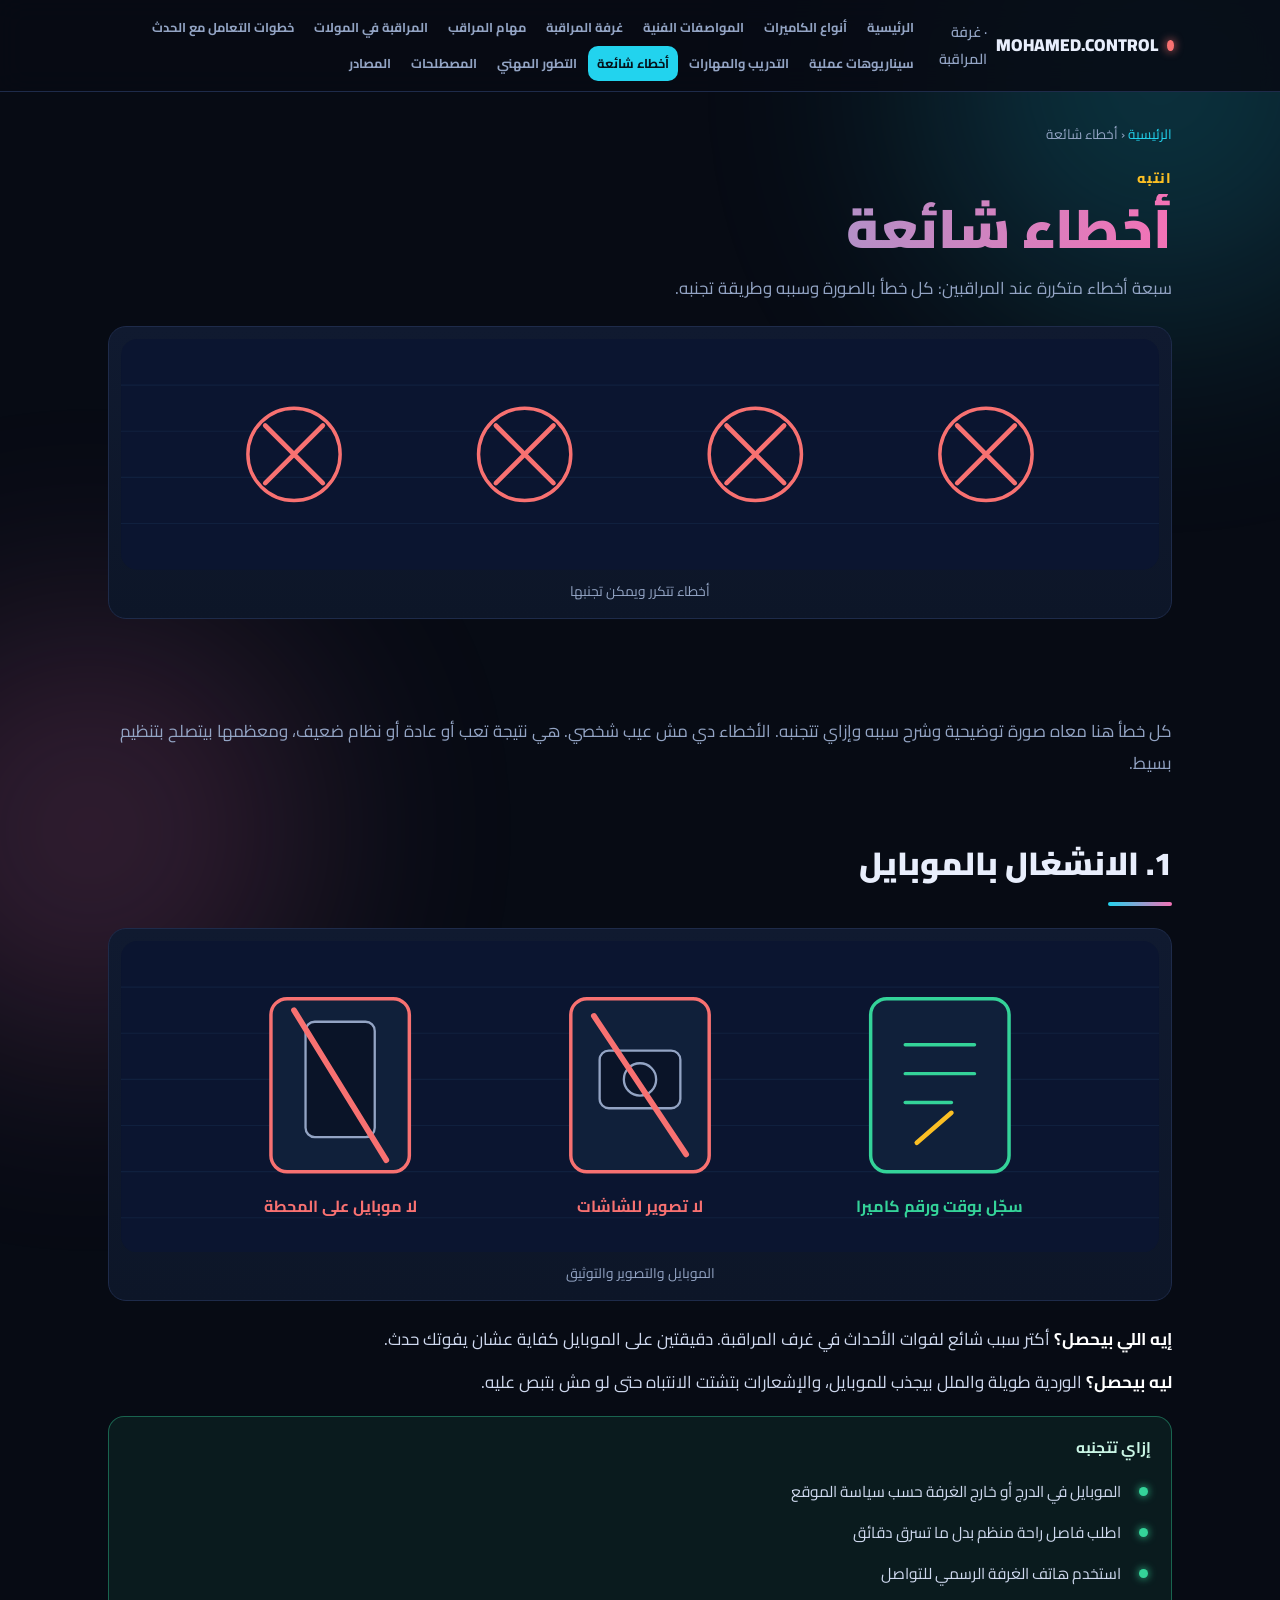
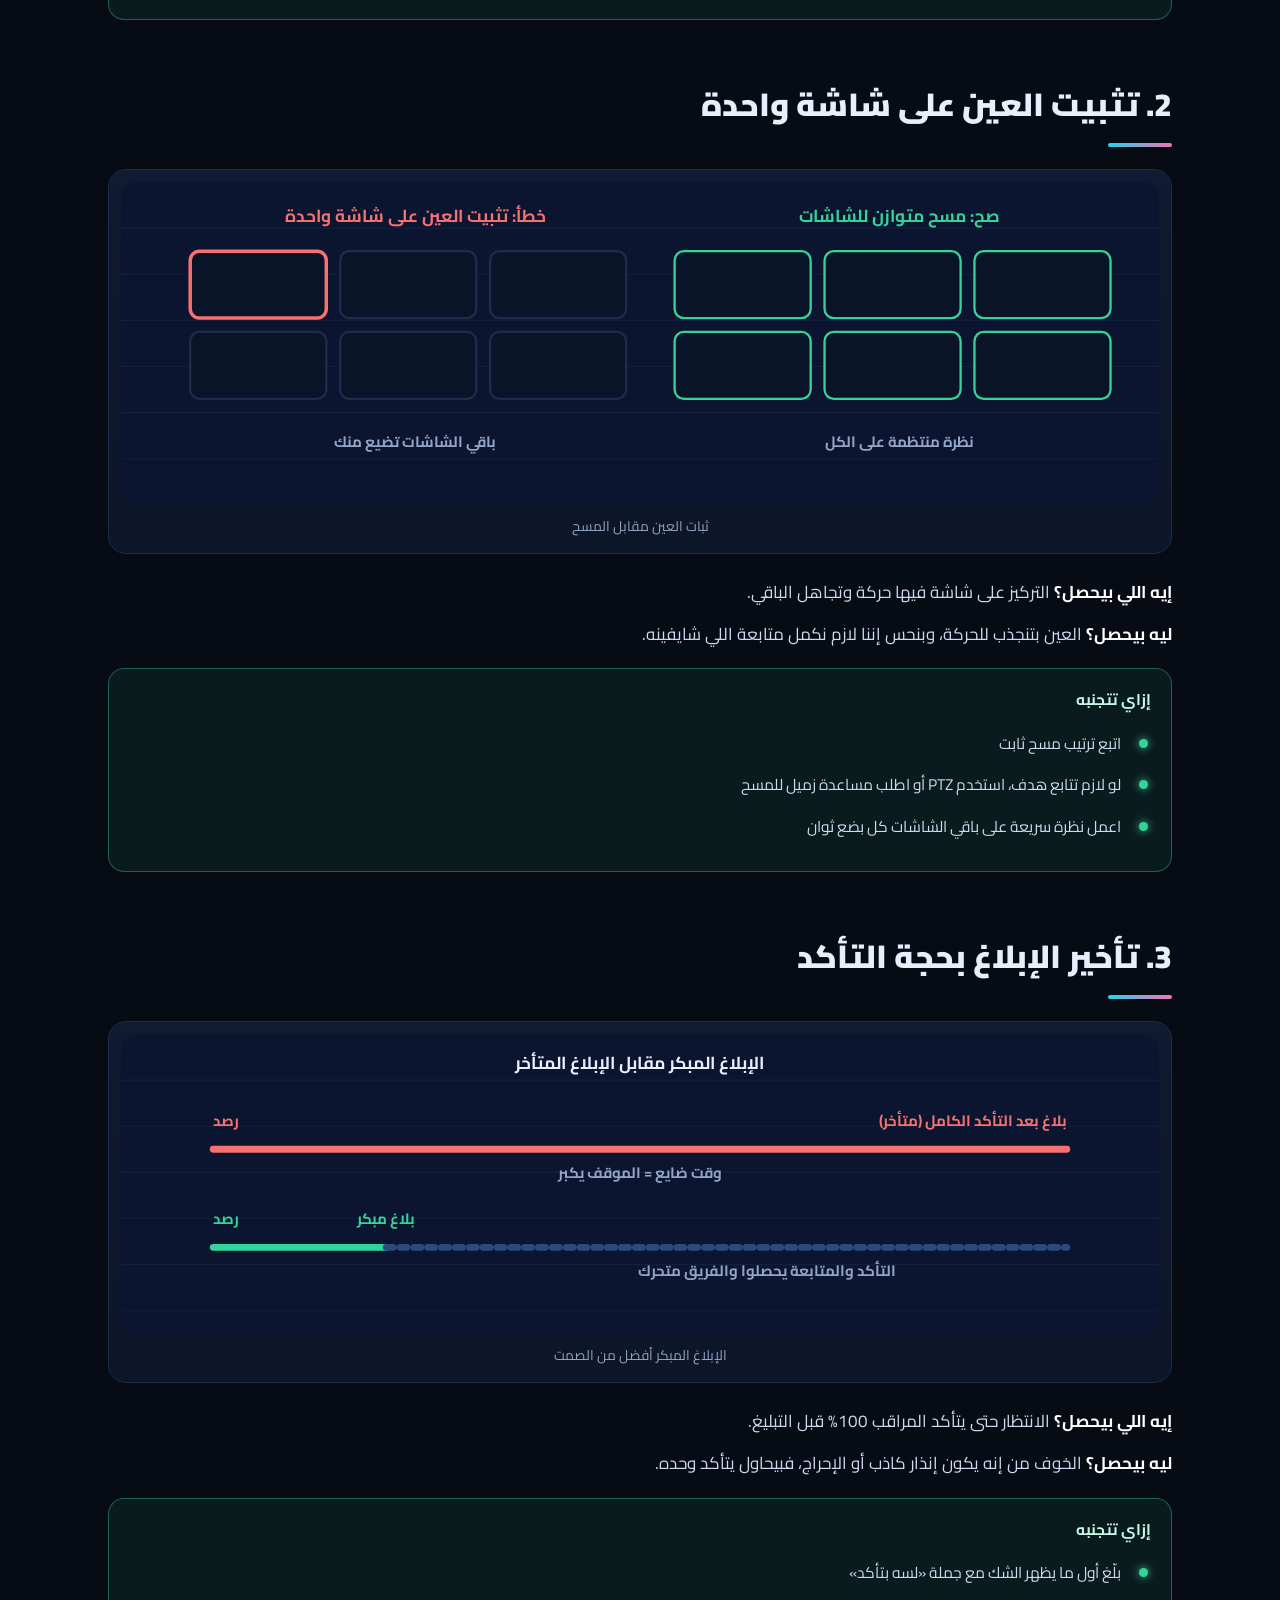
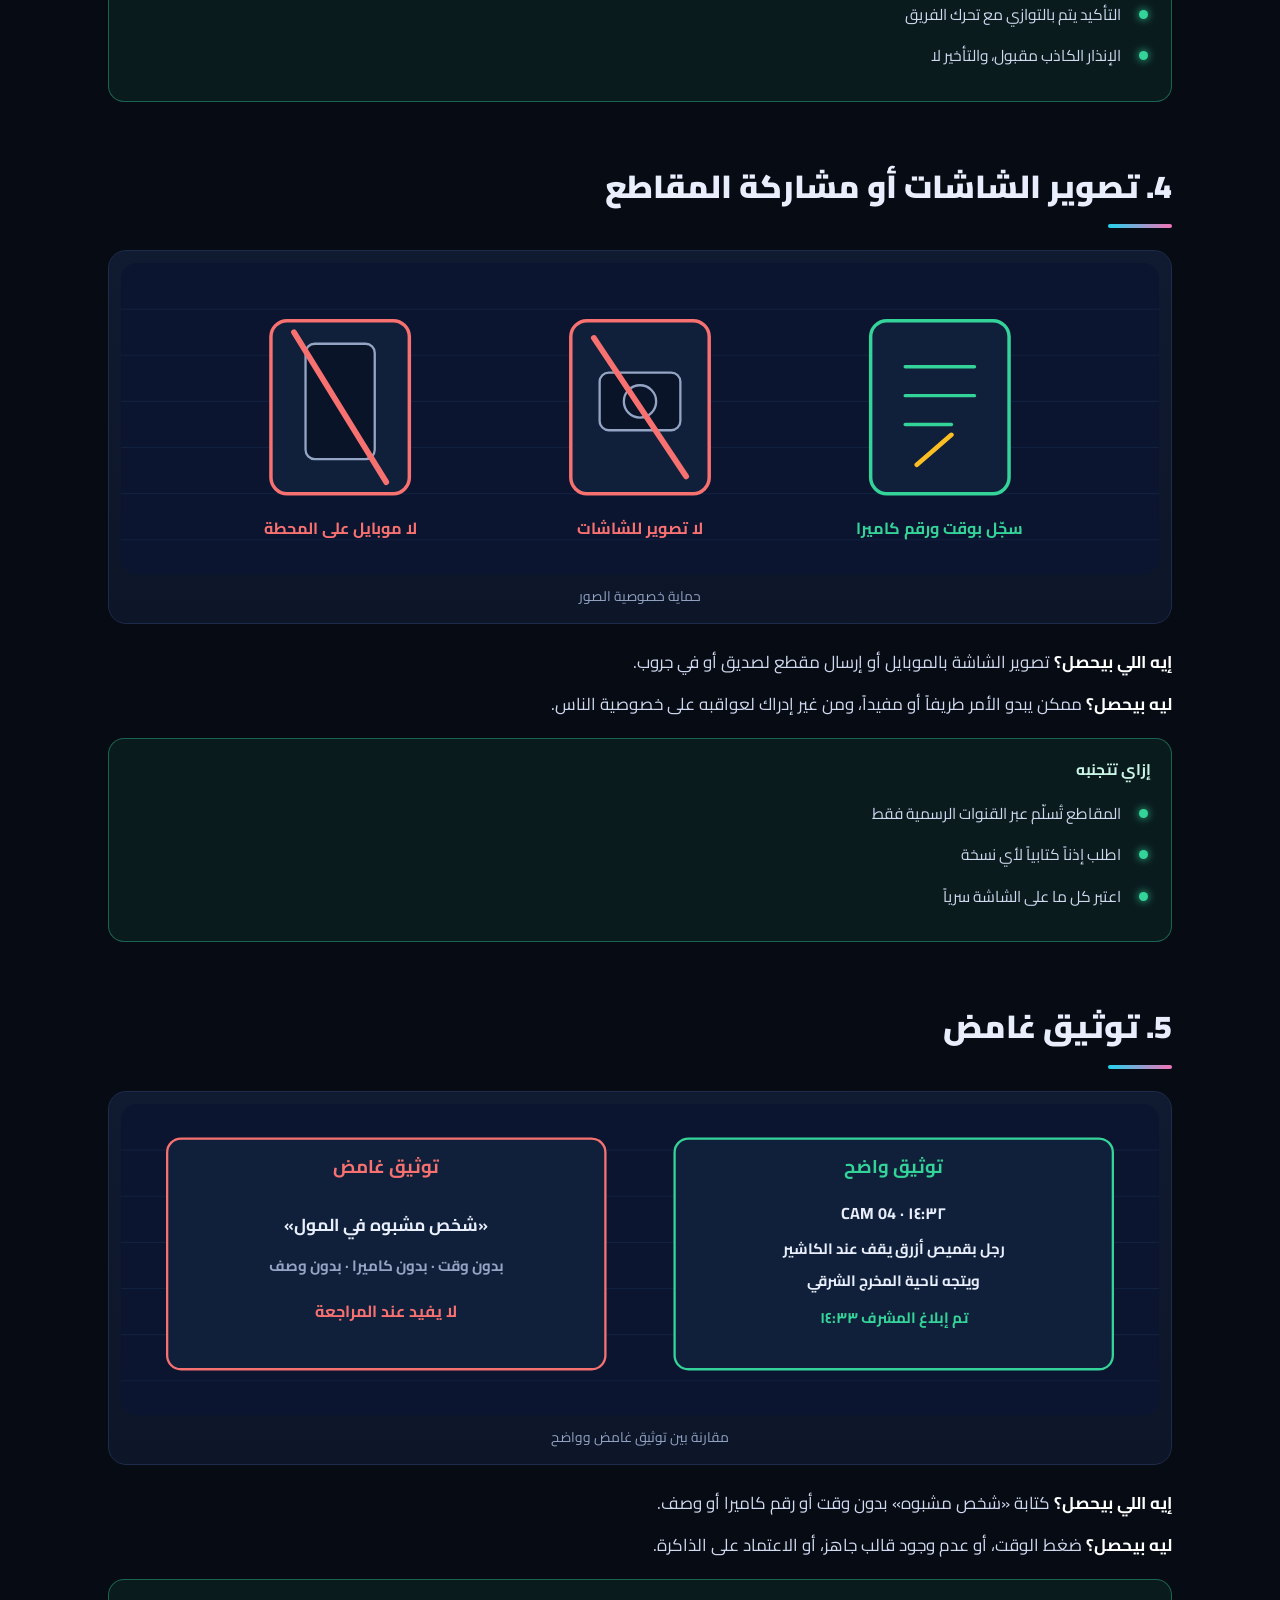
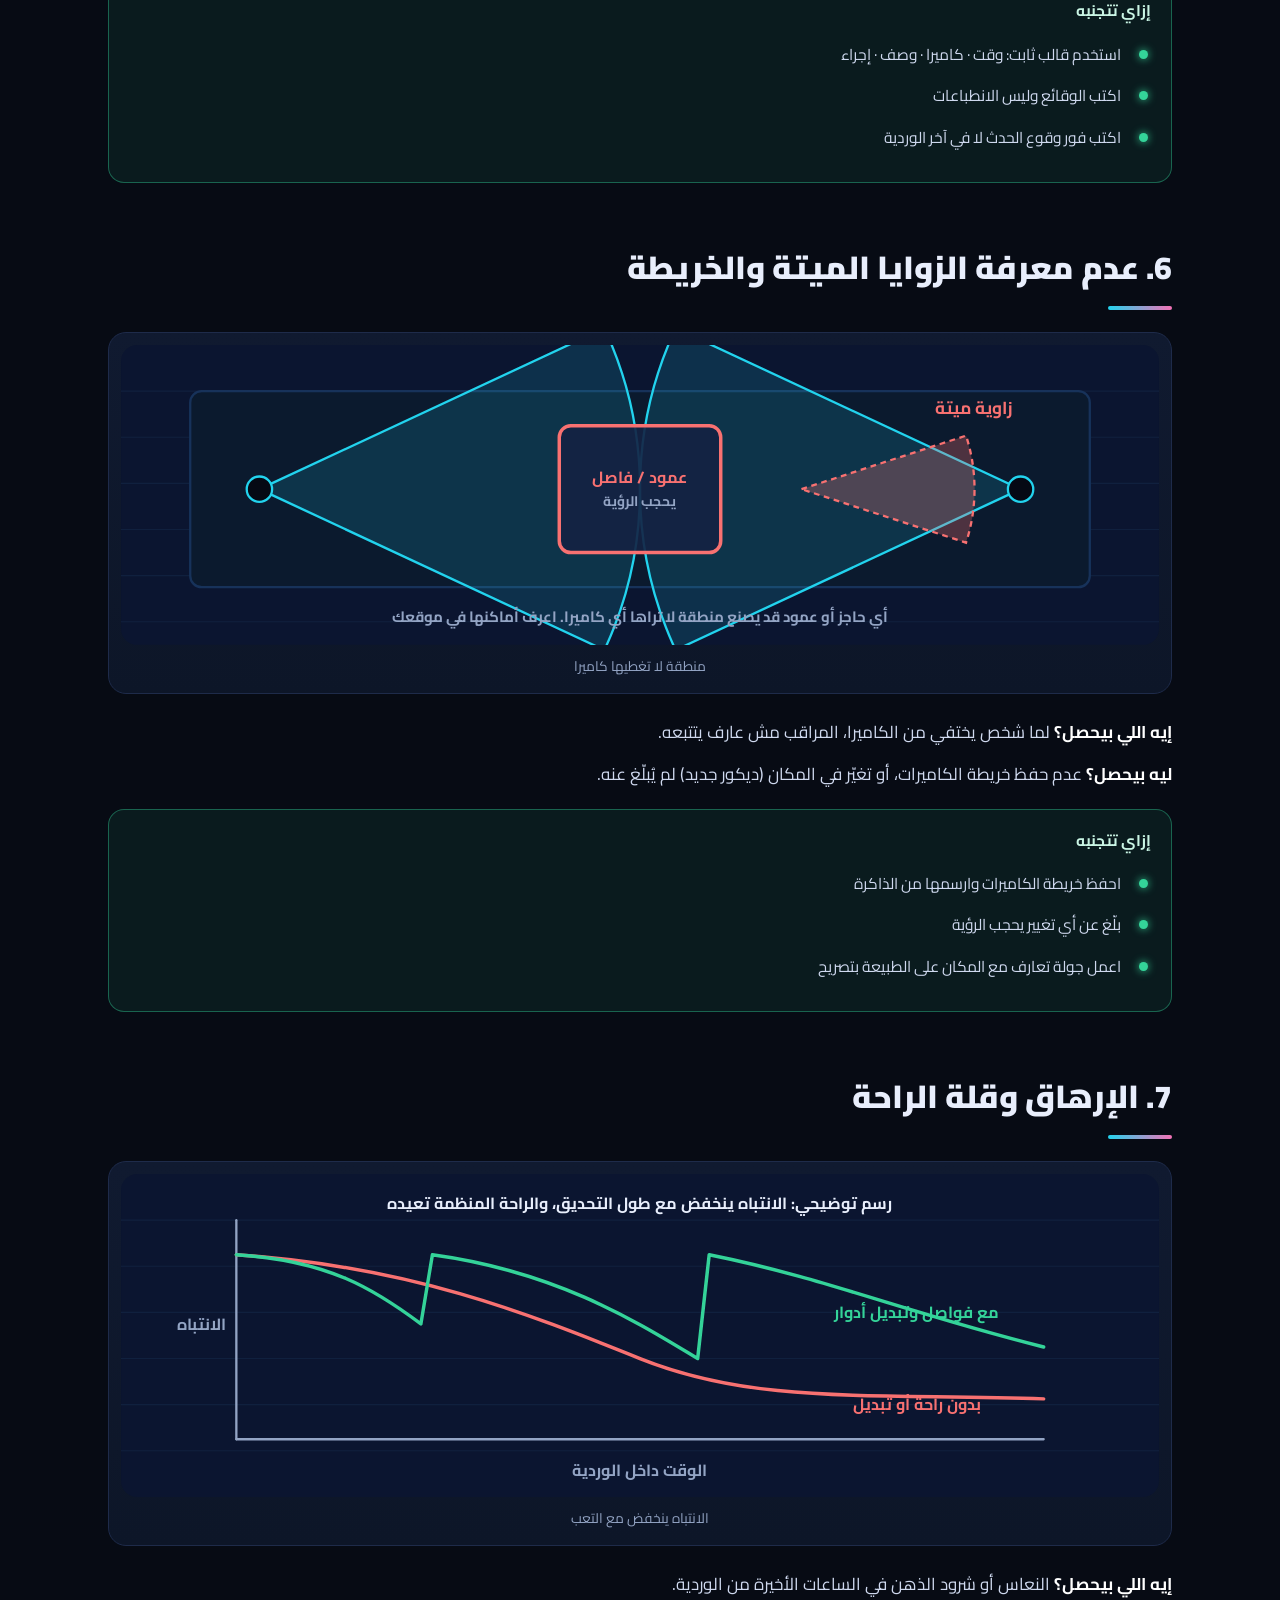
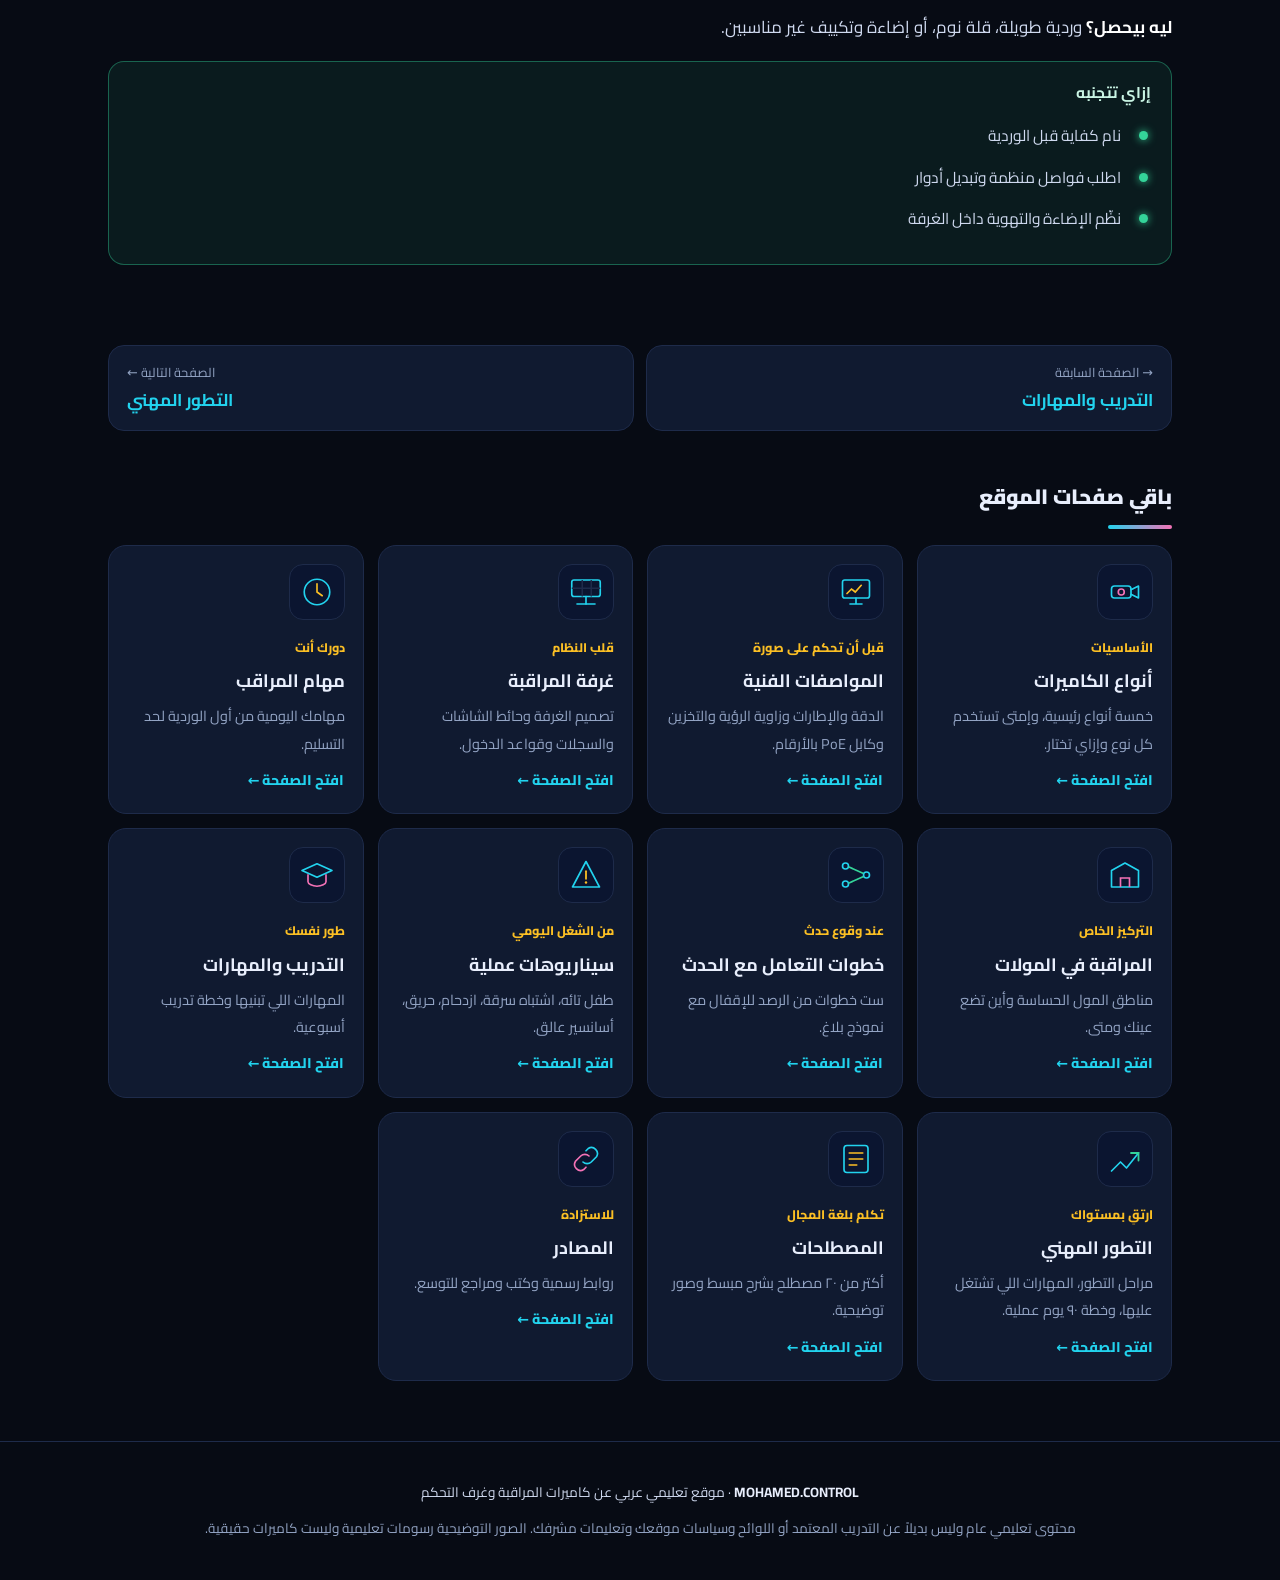
<file: mistakes.html>
<!DOCTYPE html>
<html lang="ar" dir="rtl">
<head>
<meta charset="UTF-8">
<meta name="viewport" content="width=device-width, initial-scale=1.0">
<title>أخطاء شائعة | MOHAMED.CONTROL</title>
<meta name="description" content="أخطاء المراقبين المتكررة وإزاي تتجنبها.">
<link rel="preconnect" href="https://fonts.googleapis.com">
<link rel="preconnect" href="https://fonts.gstatic.com" crossorigin>
<link href="https://fonts.googleapis.com/css2?family=Cairo:wght@400;600;700;800;900&display=swap" rel="stylesheet">
<link rel="stylesheet" href="style.css?v=2">
</head>
<body>
<div class="glow a"></div><div class="glow b"></div>
<nav><div class="nav-in"><a class="brand" href="index.html"><span class="dot"></span>MOHAMED.CONTROL <small>· غرفة المراقبة</small></a><button class="menu-btn" id="mb" aria-expanded="false" aria-controls="lk">القائمة ☰</button><div class="links" id="lk"><a href='index.html'>الرئيسية</a><a href='cameras.html'>أنواع الكاميرات</a><a href='specs.html'>المواصفات الفنية</a><a href='control-room.html'>غرفة المراقبة</a><a href='duties.html'>مهام المراقب</a><a href='malls.html'>المراقبة في المولات</a><a href='incident.html'>خطوات التعامل مع الحدث</a><a href='scenarios.html'>سيناريوهات عملية</a><a href='training.html'>التدريب والمهارات</a><a href='mistakes.html' class='cur'>أخطاء شائعة</a><a href='growth.html'>التطور المهني</a><a href='terms.html'>المصطلحات</a><a href='sources.html'>المصادر</a></div></div></nav><div class="phero"><div class="crumb"><a href="index.html">الرئيسية</a> ‹ أخطاء شائعة</div>
<div style="margin-top:14px"><span class="tag">انتبه</span></div><h1>أخطاء شائعة</h1><p class="lead">سبعة أخطاء متكررة عند المراقبين: كل خطأ بالصورة وسببه وطريقة تجنبه.</p>
<figure class="fig hero-fig"><svg class='sv' viewBox='0 0 900 200' role='img' aria-label='mistakes'><rect width='900' height='200' rx='14' fill='#0b1530'/><line x1='0' y1='40' x2='900' y2='40' stroke='#10203e' stroke-width='1' stroke-linecap='round' /><line x1='0' y1='80' x2='900' y2='80' stroke='#10203e' stroke-width='1' stroke-linecap='round' /><line x1='0' y1='120' x2='900' y2='120' stroke='#10203e' stroke-width='1' stroke-linecap='round' /><line x1='0' y1='160' x2='900' y2='160' stroke='#10203e' stroke-width='1' stroke-linecap='round' /><circle cx='150' cy='100' r='40' fill='none' stroke='#f87171' stroke-width='3' /><line x1='125' y1='75' x2='175' y2='125' stroke='#f87171' stroke-width='4' stroke-linecap='round' /><line x1='175' y1='75' x2='125' y2='125' stroke='#f87171' stroke-width='4' stroke-linecap='round' /><circle cx='350' cy='100' r='40' fill='none' stroke='#f87171' stroke-width='3' /><line x1='325' y1='75' x2='375' y2='125' stroke='#f87171' stroke-width='4' stroke-linecap='round' /><line x1='375' y1='75' x2='325' y2='125' stroke='#f87171' stroke-width='4' stroke-linecap='round' /><circle cx='550' cy='100' r='40' fill='none' stroke='#f87171' stroke-width='3' /><line x1='525' y1='75' x2='575' y2='125' stroke='#f87171' stroke-width='4' stroke-linecap='round' /><line x1='575' y1='75' x2='525' y2='125' stroke='#f87171' stroke-width='4' stroke-linecap='round' /><circle cx='750' cy='100' r='40' fill='none' stroke='#f87171' stroke-width='3' /><line x1='725' y1='75' x2='775' y2='125' stroke='#f87171' stroke-width='4' stroke-linecap='round' /><line x1='775' y1='75' x2='725' y2='125' stroke='#f87171' stroke-width='4' stroke-linecap='round' /></svg><figcaption>أخطاء تتكرر ويمكن تجنبها</figcaption></figure></div>
<main><section class='blk'><p class='lead' style='max-width:none'>كل خطأ هنا معاه صورة توضيحية وشرح سببه وإزاي تتجنبه. الأخطاء دي مش عيب شخصي. هي نتيجة تعب أو عادة أو نظام ضعيف، ومعظمها بيتصلح بتنظيم بسيط.</p></section><section class='blk'><h2>1. الانشغال بالموبايل</h2><figure class='fig'><svg class='sv' viewBox='0 0 900 270' role='img' aria-label='موبايل وتصوير'><rect width='900' height='270' rx='14' fill='#0b1530'/><line x1='0' y1='40' x2='900' y2='40' stroke='#10203e' stroke-width='1' stroke-linecap='round' /><line x1='0' y1='80' x2='900' y2='80' stroke='#10203e' stroke-width='1' stroke-linecap='round' /><line x1='0' y1='120' x2='900' y2='120' stroke='#10203e' stroke-width='1' stroke-linecap='round' /><line x1='0' y1='160' x2='900' y2='160' stroke='#10203e' stroke-width='1' stroke-linecap='round' /><line x1='0' y1='200' x2='900' y2='200' stroke='#10203e' stroke-width='1' stroke-linecap='round' /><line x1='0' y1='240' x2='900' y2='240' stroke='#10203e' stroke-width='1' stroke-linecap='round' /><rect x='130' y='50' width='120' height='150' rx='14' fill='#10203a' stroke='#f87171' stroke-width='3' /><rect x='160' y='70' width='60' height='100' rx='8' fill='#0a1428' stroke='#93a4c4' stroke-width='2' /><line x1='150' y1='60' x2='230' y2='190' stroke='#f87171' stroke-width='5' stroke-linecap='round' /><text x='190' y='235' font-size='14' font-weight='700' text-anchor='middle' class='' style='fill:#f87171'>لا موبايل على المحطة</text><rect x='390' y='50' width='120' height='150' rx='14' fill='#10203a' stroke='#f87171' stroke-width='3' /><rect x='415' y='95' width='70' height='50' rx='8' fill='#0a1428' stroke='#93a4c4' stroke-width='2' /><circle cx='450' cy='120' r='14' fill='none' stroke='#93a4c4' stroke-width='2' /><line x1='410' y1='65' x2='490' y2='185' stroke='#f87171' stroke-width='5' stroke-linecap='round' /><text x='450' y='235' font-size='14' font-weight='700' text-anchor='middle' class='' style='fill:#f87171'>لا تصوير للشاشات</text><rect x='650' y='50' width='120' height='150' rx='14' fill='#10203a' stroke='#34d399' stroke-width='3' /><line x1='680' y1='90' x2='740' y2='90' stroke='#34d399' stroke-width='3' stroke-linecap='round' /><line x1='680' y1='115' x2='740' y2='115' stroke='#34d399' stroke-width='3' stroke-linecap='round' /><line x1='680' y1='140' x2='720' y2='140' stroke='#34d399' stroke-width='3' stroke-linecap='round' /><path d='M690 175l30-26' fill='none' stroke='#fbbf24' stroke-width='4' stroke-linecap='round' stroke-linejoin='round' /><text x='710' y='235' font-size='14' font-weight='700' text-anchor='middle' class='' style='fill:#34d399'>سجّل بوقت ورقم كاميرا</text></svg><figcaption>الموبايل والتصوير والتوثيق</figcaption></figure><p><strong>إيه اللي بيحصل؟</strong> أكتر سبب شائع لفوات الأحداث في غرف المراقبة. دقيقتين على الموبايل كفاية عشان يفوتك حدث.</p><p><strong>ليه بيحصل؟</strong> الوردية طويلة والملل بيجذب للموبايل، والإشعارات بتشتت الانتباه حتى لو مش بتبص عليه.</p><div class='callout green'><b>إزاي تتجنبه</b><ul class='tick good'><li>الموبايل في الدرج أو خارج الغرفة حسب سياسة الموقع</li><li>اطلب فاصل راحة منظم بدل ما تسرق دقائق</li><li>استخدم هاتف الغرفة الرسمي للتواصل</li></ul></div></section><section class='blk'><h2>2. تثبيت العين على شاشة واحدة</h2><figure class='fig'><svg class='sv' viewBox='0 0 900 280' role='img' aria-label='تثبيت العين'><rect width='900' height='280' rx='14' fill='#0b1530'/><line x1='0' y1='40' x2='900' y2='40' stroke='#10203e' stroke-width='1' stroke-linecap='round' /><line x1='0' y1='80' x2='900' y2='80' stroke='#10203e' stroke-width='1' stroke-linecap='round' /><line x1='0' y1='120' x2='900' y2='120' stroke='#10203e' stroke-width='1' stroke-linecap='round' /><line x1='0' y1='160' x2='900' y2='160' stroke='#10203e' stroke-width='1' stroke-linecap='round' /><line x1='0' y1='200' x2='900' y2='200' stroke='#10203e' stroke-width='1' stroke-linecap='round' /><line x1='0' y1='240' x2='900' y2='240' stroke='#10203e' stroke-width='1' stroke-linecap='round' /><rect x='60' y='60' width='118' height='58' rx='8' fill='#0a1428' stroke='#f87171' stroke-width='3' /><rect x='190' y='60' width='118' height='58' rx='8' fill='#0a1428' stroke='#1e2b4a' stroke-width='2' /><rect x='320' y='60' width='118' height='58' rx='8' fill='#0a1428' stroke='#1e2b4a' stroke-width='2' /><rect x='60' y='130' width='118' height='58' rx='8' fill='#0a1428' stroke='#1e2b4a' stroke-width='2' /><rect x='190' y='130' width='118' height='58' rx='8' fill='#0a1428' stroke='#1e2b4a' stroke-width='2' /><rect x='320' y='130' width='118' height='58' rx='8' fill='#0a1428' stroke='#1e2b4a' stroke-width='2' /><text x='255' y='35' font-size='15' font-weight='700' text-anchor='middle' class='' style='fill:#f87171'>خطأ: تثبيت العين على شاشة واحدة</text><text x='255' y='230' font-size='13' font-weight='700' text-anchor='middle' class='m'>باقي الشاشات تضيع منك</text><rect x='480' y='60' width='118' height='58' rx='8' fill='#0a1428' stroke='#34d399' stroke-width='2' /><rect x='610' y='60' width='118' height='58' rx='8' fill='#0a1428' stroke='#34d399' stroke-width='2' /><rect x='740' y='60' width='118' height='58' rx='8' fill='#0a1428' stroke='#34d399' stroke-width='2' /><rect x='480' y='130' width='118' height='58' rx='8' fill='#0a1428' stroke='#34d399' stroke-width='2' /><rect x='610' y='130' width='118' height='58' rx='8' fill='#0a1428' stroke='#34d399' stroke-width='2' /><rect x='740' y='130' width='118' height='58' rx='8' fill='#0a1428' stroke='#34d399' stroke-width='2' /><text x='675' y='35' font-size='15' font-weight='700' text-anchor='middle' class='' style='fill:#34d399'>صح: مسح متوازن للشاشات</text><text x='675' y='230' font-size='13' font-weight='700' text-anchor='middle' class='m'>نظرة منتظمة على الكل</text></svg><figcaption>ثبات العين مقابل المسح</figcaption></figure><p><strong>إيه اللي بيحصل؟</strong> التركيز على شاشة فيها حركة وتجاهل الباقي.</p><p><strong>ليه بيحصل؟</strong> العين بتنجذب للحركة، وبنحس إننا لازم نكمل متابعة اللي شايفينه.</p><div class='callout green'><b>إزاي تتجنبه</b><ul class='tick good'><li>اتبع ترتيب مسح ثابت</li><li>لو لازم تتابع هدف، استخدم PTZ أو اطلب مساعدة زميل للمسح</li><li>اعمل نظرة سريعة على باقي الشاشات كل بضع ثوان</li></ul></div></section><section class='blk'><h2>3. تأخير الإبلاغ بحجة التأكد</h2><figure class='fig'><svg class='sv' viewBox='0 0 900 260' role='img' aria-label='إبلاغ مبكر ومتأخر'><rect width='900' height='260' rx='14' fill='#0b1530'/><line x1='0' y1='40' x2='900' y2='40' stroke='#10203e' stroke-width='1' stroke-linecap='round' /><line x1='0' y1='80' x2='900' y2='80' stroke='#10203e' stroke-width='1' stroke-linecap='round' /><line x1='0' y1='120' x2='900' y2='120' stroke='#10203e' stroke-width='1' stroke-linecap='round' /><line x1='0' y1='160' x2='900' y2='160' stroke='#10203e' stroke-width='1' stroke-linecap='round' /><line x1='0' y1='200' x2='900' y2='200' stroke='#10203e' stroke-width='1' stroke-linecap='round' /><line x1='0' y1='240' x2='900' y2='240' stroke='#10203e' stroke-width='1' stroke-linecap='round' /><text x='450' y='30' font-size='15' font-weight='700' text-anchor='middle' class=''>الإبلاغ المبكر مقابل الإبلاغ المتأخر</text><line x1='80' y1='100' x2='820' y2='100' stroke='#f87171' stroke-width='6' stroke-linecap='round' /><text x='80' y='80' font-size='13' font-weight='700' text-anchor='end' class='' style='fill:#f87171'>رصد</text><text x='820' y='80' font-size='13' font-weight='700' text-anchor='start' class='' style='fill:#f87171'>بلاغ بعد التأكد الكامل (متأخر)</text><text x='450' y='125' font-size='13' font-weight='700' text-anchor='middle' class='m'>وقت ضايع = الموقف يكبر</text><line x1='80' y1='185' x2='230' y2='185' stroke='#34d399' stroke-width='6' stroke-linecap='round' /><text x='80' y='165' font-size='13' font-weight='700' text-anchor='end' class='' style='fill:#34d399'>رصد</text><text x='230' y='165' font-size='13' font-weight='700' text-anchor='middle' class='' style='fill:#34d399'>بلاغ مبكر</text><line x1='230' y1='185' x2='820' y2='185' stroke='#2c4a80' stroke-width='6' stroke-dasharray='6 6' stroke-linecap='round' /><text x='560' y='210' font-size='13' font-weight='700' text-anchor='middle' class='m'>التأكد والمتابعة يحصلوا والفريق متحرك</text></svg><figcaption>الإبلاغ المبكر أفضل من الصمت</figcaption></figure><p><strong>إيه اللي بيحصل؟</strong> الانتظار حتى يتأكد المراقب 100% قبل التبليغ.</p><p><strong>ليه بيحصل؟</strong> الخوف من إنه يكون إنذار كاذب أو الإحراج، فبيحاول يتأكد وحده.</p><div class='callout green'><b>إزاي تتجنبه</b><ul class='tick good'><li>بلّغ أول ما يظهر الشك مع جملة «لسه بتأكد»</li><li>التأكيد يتم بالتوازي مع تحرك الفريق</li><li>الإنذار الكاذب مقبول، والتأخير لا</li></ul></div></section><section class='blk'><h2>4. تصوير الشاشات أو مشاركة المقاطع</h2><figure class='fig'><svg class='sv' viewBox='0 0 900 270' role='img' aria-label='موبايل وتصوير'><rect width='900' height='270' rx='14' fill='#0b1530'/><line x1='0' y1='40' x2='900' y2='40' stroke='#10203e' stroke-width='1' stroke-linecap='round' /><line x1='0' y1='80' x2='900' y2='80' stroke='#10203e' stroke-width='1' stroke-linecap='round' /><line x1='0' y1='120' x2='900' y2='120' stroke='#10203e' stroke-width='1' stroke-linecap='round' /><line x1='0' y1='160' x2='900' y2='160' stroke='#10203e' stroke-width='1' stroke-linecap='round' /><line x1='0' y1='200' x2='900' y2='200' stroke='#10203e' stroke-width='1' stroke-linecap='round' /><line x1='0' y1='240' x2='900' y2='240' stroke='#10203e' stroke-width='1' stroke-linecap='round' /><rect x='130' y='50' width='120' height='150' rx='14' fill='#10203a' stroke='#f87171' stroke-width='3' /><rect x='160' y='70' width='60' height='100' rx='8' fill='#0a1428' stroke='#93a4c4' stroke-width='2' /><line x1='150' y1='60' x2='230' y2='190' stroke='#f87171' stroke-width='5' stroke-linecap='round' /><text x='190' y='235' font-size='14' font-weight='700' text-anchor='middle' class='' style='fill:#f87171'>لا موبايل على المحطة</text><rect x='390' y='50' width='120' height='150' rx='14' fill='#10203a' stroke='#f87171' stroke-width='3' /><rect x='415' y='95' width='70' height='50' rx='8' fill='#0a1428' stroke='#93a4c4' stroke-width='2' /><circle cx='450' cy='120' r='14' fill='none' stroke='#93a4c4' stroke-width='2' /><line x1='410' y1='65' x2='490' y2='185' stroke='#f87171' stroke-width='5' stroke-linecap='round' /><text x='450' y='235' font-size='14' font-weight='700' text-anchor='middle' class='' style='fill:#f87171'>لا تصوير للشاشات</text><rect x='650' y='50' width='120' height='150' rx='14' fill='#10203a' stroke='#34d399' stroke-width='3' /><line x1='680' y1='90' x2='740' y2='90' stroke='#34d399' stroke-width='3' stroke-linecap='round' /><line x1='680' y1='115' x2='740' y2='115' stroke='#34d399' stroke-width='3' stroke-linecap='round' /><line x1='680' y1='140' x2='720' y2='140' stroke='#34d399' stroke-width='3' stroke-linecap='round' /><path d='M690 175l30-26' fill='none' stroke='#fbbf24' stroke-width='4' stroke-linecap='round' stroke-linejoin='round' /><text x='710' y='235' font-size='14' font-weight='700' text-anchor='middle' class='' style='fill:#34d399'>سجّل بوقت ورقم كاميرا</text></svg><figcaption>حماية خصوصية الصور</figcaption></figure><p><strong>إيه اللي بيحصل؟</strong> تصوير الشاشة بالموبايل أو إرسال مقطع لصديق أو في جروب.</p><p><strong>ليه بيحصل؟</strong> ممكن يبدو الأمر طريفاً أو مفيداً، ومن غير إدراك لعواقبه على خصوصية الناس.</p><div class='callout green'><b>إزاي تتجنبه</b><ul class='tick good'><li>المقاطع تُسلّم عبر القنوات الرسمية فقط</li><li>اطلب إذناً كتابياً لأي نسخة</li><li>اعتبر كل ما على الشاشة سرياً</li></ul></div></section><section class='blk'><h2>5. توثيق غامض</h2><figure class='fig'><svg class='sv' viewBox='0 0 900 270' role='img' aria-label='توثيق غامض وواضح'><rect width='900' height='270' rx='14' fill='#0b1530'/><line x1='0' y1='40' x2='900' y2='40' stroke='#10203e' stroke-width='1' stroke-linecap='round' /><line x1='0' y1='80' x2='900' y2='80' stroke='#10203e' stroke-width='1' stroke-linecap='round' /><line x1='0' y1='120' x2='900' y2='120' stroke='#10203e' stroke-width='1' stroke-linecap='round' /><line x1='0' y1='160' x2='900' y2='160' stroke='#10203e' stroke-width='1' stroke-linecap='round' /><line x1='0' y1='200' x2='900' y2='200' stroke='#10203e' stroke-width='1' stroke-linecap='round' /><line x1='0' y1='240' x2='900' y2='240' stroke='#10203e' stroke-width='1' stroke-linecap='round' /><rect x='40' y='30' width='380' height='200' rx='12' fill='#10203a' stroke='#f87171' stroke-width='2' /><text x='230' y='60' font-size='16' font-weight='700' text-anchor='middle' class='' style='fill:#f87171'>توثيق غامض</text><text x='230' y='110' font-size='15' font-weight='700' text-anchor='middle' class=''>«شخص مشبوه في المول»</text><text x='230' y='145' font-size='13' font-weight='700' text-anchor='middle' class='m'>بدون وقت · بدون كاميرا · بدون وصف</text><text x='230' y='185' font-size='14' font-weight='700' text-anchor='middle' class='' style='fill:#f87171'>لا يفيد عند المراجعة</text><rect x='480' y='30' width='380' height='200' rx='12' fill='#10203a' stroke='#34d399' stroke-width='2' /><text x='670' y='60' font-size='16' font-weight='700' text-anchor='middle' class='' style='fill:#34d399'>توثيق واضح</text><text x='670' y='100' font-size='14' font-weight='700' text-anchor='middle' class=''>١٤:٣٢ · CAM 04</text><text x='670' y='130' font-size='13' font-weight='700' text-anchor='middle' class=''>رجل بقميص أزرق يقف عند الكاشير</text><text x='670' y='158' font-size='13' font-weight='700' text-anchor='middle' class=''>ويتجه ناحية المخرج الشرقي</text><text x='670' y='190' font-size='13' font-weight='700' text-anchor='middle' class='' style='fill:#34d399'>تم إبلاغ المشرف ١٤:٣٣</text></svg><figcaption>مقارنة بين توثيق غامض وواضح</figcaption></figure><p><strong>إيه اللي بيحصل؟</strong> كتابة «شخص مشبوه» بدون وقت أو رقم كاميرا أو وصف.</p><p><strong>ليه بيحصل؟</strong> ضغط الوقت، أو عدم وجود قالب جاهز، أو الاعتماد على الذاكرة.</p><div class='callout green'><b>إزاي تتجنبه</b><ul class='tick good'><li>استخدم قالب ثابت: وقت · كاميرا · وصف · إجراء</li><li>اكتب الوقائع وليس الانطباعات</li><li>اكتب فور وقوع الحدث لا في آخر الوردية</li></ul></div></section><section class='blk'><h2>6. عدم معرفة الزوايا الميتة والخريطة</h2><figure class='fig'><svg class='sv' viewBox='0 0 900 260' role='img' aria-label='الزاوية الميتة'><rect width='900' height='260' rx='14' fill='#0b1530'/><line x1='0' y1='40' x2='900' y2='40' stroke='#10203e' stroke-width='1' stroke-linecap='round' /><line x1='0' y1='80' x2='900' y2='80' stroke='#10203e' stroke-width='1' stroke-linecap='round' /><line x1='0' y1='120' x2='900' y2='120' stroke='#10203e' stroke-width='1' stroke-linecap='round' /><line x1='0' y1='160' x2='900' y2='160' stroke='#10203e' stroke-width='1' stroke-linecap='round' /><line x1='0' y1='200' x2='900' y2='200' stroke='#10203e' stroke-width='1' stroke-linecap='round' /><line x1='0' y1='240' x2='900' y2='240' stroke='#10203e' stroke-width='1' stroke-linecap='round' /><rect x='60' y='40' width='780' height='170' rx='10' fill='#0b1a2e' stroke='#17325a' stroke-width='2' /><path d='M120 125L419.1 -14.5A330 330 0 0 1 419.1 264.5Z' fill='#22d3ee' fill-opacity='0.14' stroke='#22d3ee' stroke-width='2'/><path d='M780 125L480.9 264.5A330 330 0 0 1 480.9 -14.5Z' fill='#22d3ee' fill-opacity='0.14' stroke='#22d3ee' stroke-width='2'/><rect x='380' y='70' width='140' height='110' rx='10' fill='#142243' stroke='#f87171' stroke-width='3' fill-opacity='.9'/><text x='450' y='120' font-size='14' font-weight='700' text-anchor='middle' class='' style='fill:#f87171'>عمود / فاصل</text><text x='450' y='140' font-size='12' font-weight='700' text-anchor='middle' class='m'>يحجب الرؤية</text><path d='M590 125L732.7 78.6A150 150 0 0 1 732.7 171.4Z' fill='#f87171' fill-opacity='0.28' stroke='#f87171' stroke-width='2' stroke-dasharray='5 4'/><text x='740' y='60' font-size='15' font-weight='700' text-anchor='middle' class='' style='fill:#f87171'>زاوية ميتة</text><circle cx='120' cy='125' r='11' fill='#050914' stroke='#22d3ee' stroke-width='2' /><circle cx='780' cy='125' r='11' fill='#050914' stroke='#22d3ee' stroke-width='2' /><text x='450' y='240' font-size='13' font-weight='700' text-anchor='middle' class='m'>أي حاجز أو عمود قد يصنع منطقة لا تراها أي كاميرا. اعرف أماكنها في موقعك</text></svg><figcaption>منطقة لا تغطيها كاميرا</figcaption></figure><p><strong>إيه اللي بيحصل؟</strong> لما شخص يختفي من الكاميرا، المراقب مش عارف يتتبعه.</p><p><strong>ليه بيحصل؟</strong> عدم حفظ خريطة الكاميرات، أو تغيّر في المكان (ديكور جديد) لم يُبلّغ عنه.</p><div class='callout green'><b>إزاي تتجنبه</b><ul class='tick good'><li>احفظ خريطة الكاميرات وارسمها من الذاكرة</li><li>بلّغ عن أي تغيير يحجب الرؤية</li><li>اعمل جولة تعارف مع المكان على الطبيعة بتصريح</li></ul></div></section><section class='blk'><h2>7. الإرهاق وقلة الراحة</h2><figure class='fig'><svg class='sv' viewBox='0 0 900 280' role='img' aria-label='الانتباه والوقت'><rect width='900' height='280' rx='14' fill='#0b1530'/><line x1='0' y1='40' x2='900' y2='40' stroke='#10203e' stroke-width='1' stroke-linecap='round' /><line x1='0' y1='80' x2='900' y2='80' stroke='#10203e' stroke-width='1' stroke-linecap='round' /><line x1='0' y1='120' x2='900' y2='120' stroke='#10203e' stroke-width='1' stroke-linecap='round' /><line x1='0' y1='160' x2='900' y2='160' stroke='#10203e' stroke-width='1' stroke-linecap='round' /><line x1='0' y1='200' x2='900' y2='200' stroke='#10203e' stroke-width='1' stroke-linecap='round' /><line x1='0' y1='240' x2='900' y2='240' stroke='#10203e' stroke-width='1' stroke-linecap='round' /><line x1='100' y1='230' x2='800' y2='230' stroke='#93a4c4' stroke-width='2' stroke-linecap='round' /><line x1='100' y1='230' x2='100' y2='40' stroke='#93a4c4' stroke-width='2' stroke-linecap='round' /><path d='M100 70C250 80 350 120 450 160S650 190 800 195' fill='none' stroke='#f87171' stroke-width='3' stroke-linecap='round' stroke-linejoin='round' /><path d='M100 70C180 75 220 100 260 130L270 70C380 85 450 130 500 160L510 70C610 90 680 120 800 150' fill='none' stroke='#34d399' stroke-width='3' stroke-linecap='round' stroke-linejoin='round' /><text x='450' y='262' font-size='14' font-weight='700' text-anchor='middle' class='m'>الوقت داخل الوردية</text><text x='70' y='135' font-size='14' font-weight='700' text-anchor='middle' class='m'>الانتباه</text><text x='690' y='205' font-size='14' font-weight='700' text-anchor='middle' class='' style='fill:#f87171'>بدون راحة أو تبديل</text><text x='690' y='125' font-size='14' font-weight='700' text-anchor='middle' class='' style='fill:#34d399'>مع فواصل وتبديل أدوار</text><text x='450' y='30' font-size='14' font-weight='700' text-anchor='middle' class=''>رسم توضيحي: الانتباه ينخفض مع طول التحديق، والراحة المنظمة تعيده</text></svg><figcaption>الانتباه ينخفض مع التعب</figcaption></figure><p><strong>إيه اللي بيحصل؟</strong> النعاس أو شرود الذهن في الساعات الأخيرة من الوردية.</p><p><strong>ليه بيحصل؟</strong> وردية طويلة، قلة نوم، أو إضاءة وتكييف غير مناسبين.</p><div class='callout green'><b>إزاي تتجنبه</b><ul class='tick good'><li>نام كفاية قبل الوردية</li><li>اطلب فواصل منظمة وتبديل أدوار</li><li>نظّم الإضاءة والتهوية داخل الغرفة</li></ul></div></section></main>
<div class="pager"><a href='training.html'><small>→ الصفحة السابقة</small><b>التدريب والمهارات</b></a><a style='text-align:end' href='growth.html'><small>الصفحة التالية ←</small><b>التطور المهني</b></a></div>
<div class="more"><h2>باقي صفحات الموقع</h2><div class="pcards"><a class='pc' href='cameras.html'><div class='ic'><svg viewBox='0 0 48 48' aria-hidden='true'><rect x='6' y='16' width='26' height='16' rx='4' stroke='#22d3ee' stroke-width='2.2' fill='none' stroke-linecap='round' stroke-linejoin='round'/><path d='M32 21l10-5v16l-10-5' stroke='#22d3ee' stroke-width='2.2' fill='none' stroke-linecap='round' stroke-linejoin='round'/><circle cx='19' cy='24' r='4' stroke='#f472b6' stroke-width='2.2' fill='none'/></svg></div><small>الأساسيات</small><h3>أنواع الكاميرات</h3><p>خمسة أنواع رئيسية، وإمتى تستخدم كل نوع وإزاي تختار.</p><span class='go'>افتح الصفحة ←</span></a><a class='pc' href='specs.html'><div class='ic'><svg viewBox='0 0 48 48' aria-hidden='true'><rect x='6' y='8' width='36' height='24' rx='3' stroke='#22d3ee' stroke-width='2.2' fill='none' stroke-linecap='round' stroke-linejoin='round'/><path d='M16 40h16M24 32v8' stroke='#22d3ee' stroke-width='2.2' fill='none' stroke-linecap='round' stroke-linejoin='round'/><path d='M12 26l6-6 5 4 8-9' stroke='#fbbf24' stroke-width='2.2' fill='none' stroke-linecap='round'/></svg></div><small>قبل أن تحكم على صورة</small><h3>المواصفات الفنية</h3><p>الدقة والإطارات وزاوية الرؤية والتخزين وكابل PoE بالأرقام.</p><span class='go'>افتح الصفحة ←</span></a><a class='pc' href='control-room.html'><div class='ic'><svg viewBox='0 0 48 48' aria-hidden='true'><rect x='5' y='8' width='38' height='22' rx='3' stroke='#22d3ee' stroke-width='2.2' fill='none' stroke-linecap='round' stroke-linejoin='round'/><path d='M5 19h38M19 8v22M31 8v22' stroke='#1e2b4a' stroke-width='2'/><path d='M12 40h24' stroke='#22d3ee' stroke-width='2.2' fill='none' stroke-linecap='round' stroke-linejoin='round'/><path d='M24 30v10' stroke='#22d3ee' stroke-width='2.2' fill='none' stroke-linecap='round' stroke-linejoin='round'/></svg></div><small>قلب النظام</small><h3>غرفة المراقبة</h3><p>تصميم الغرفة وحائط الشاشات والسجلات وقواعد الدخول.</p><span class='go'>افتح الصفحة ←</span></a><a class='pc' href='duties.html'><div class='ic'><svg viewBox='0 0 48 48' aria-hidden='true'><circle cx='24' cy='24' r='17' stroke='#22d3ee' stroke-width='2.2' fill='none' stroke-linecap='round' stroke-linejoin='round'/><path d='M24 13v11l7 5' stroke='#fbbf24' stroke-width='2.2' fill='none' stroke-linecap='round'/></svg></div><small>دورك أنت</small><h3>مهام المراقب</h3><p>مهامك اليومية من أول الوردية لحد التسليم.</p><span class='go'>افتح الصفحة ←</span></a><a class='pc' href='malls.html'><div class='ic'><svg viewBox='0 0 48 48' aria-hidden='true'><path d='M6 40V18l18-10 18 10v22z' stroke='#22d3ee' stroke-width='2.2' fill='none' stroke-linecap='round' stroke-linejoin='round'/><path d='M18 40V28h12v12' stroke='#f472b6' stroke-width='2.2' fill='none'/></svg></div><small>التركيز الخاص</small><h3>المراقبة في المولات</h3><p>مناطق المول الحساسة وأين تضع عينك ومتى.</p><span class='go'>افتح الصفحة ←</span></a><a class='pc' href='incident.html'><div class='ic'><svg viewBox='0 0 48 48' aria-hidden='true'><circle cx='10' cy='12' r='4' stroke='#22d3ee' stroke-width='2.2' fill='none' stroke-linecap='round' stroke-linejoin='round'/><circle cx='38' cy='24' r='4' stroke='#22d3ee' stroke-width='2.2' fill='none' stroke-linecap='round' stroke-linejoin='round'/><circle cx='10' cy='36' r='4' stroke='#22d3ee' stroke-width='2.2' fill='none' stroke-linecap='round' stroke-linejoin='round'/><path d='M14 13l20 9M14 35l20-9' stroke='#34d399' stroke-width='2.2' fill='none'/></svg></div><small>عند وقوع حدث</small><h3>خطوات التعامل مع الحدث</h3><p>ست خطوات من الرصد للإقفال مع نموذج بلاغ.</p><span class='go'>افتح الصفحة ←</span></a><a class='pc' href='scenarios.html'><div class='ic'><svg viewBox='0 0 48 48' aria-hidden='true'><path d='M24 6l18 34H6z' stroke='#22d3ee' stroke-width='2.2' fill='none' stroke-linecap='round' stroke-linejoin='round'/><path d='M24 19v10' stroke='#fbbf24' stroke-width='2.4' stroke-linecap='round'/><circle cx='24' cy='34' r='1.6' fill='#fbbf24'/></svg></div><small>من الشغل اليومي</small><h3>سيناريوهات عملية</h3><p>طفل تائه، اشتباه سرقة، ازدحام، حريق، أسانسير عالق.</p><span class='go'>افتح الصفحة ←</span></a><a class='pc' href='training.html'><div class='ic'><svg viewBox='0 0 48 48' aria-hidden='true'><path d='M4 18l20-9 20 9-20 9z' stroke='#22d3ee' stroke-width='2.2' fill='none' stroke-linecap='round' stroke-linejoin='round'/><path d='M12 23v10c0 3 6 6 12 6s12-3 12-6V23' stroke='#f472b6' stroke-width='2.2' fill='none'/></svg></div><small>طور نفسك</small><h3>التدريب والمهارات</h3><p>المهارات اللي تبنيها وخطة تدريب أسبوعية.</p><span class='go'>افتح الصفحة ←</span></a><a class='pc' href='growth.html'><div class='ic'><svg viewBox='0 0 48 48' aria-hidden='true'><path d='M6 40l12-12 8 8 16-20' stroke='#22d3ee' stroke-width='2.2' fill='none' stroke-linecap='round' stroke-linejoin='round'/><path d='M32 16h10v10' stroke='#34d399' stroke-width='2.4' fill='none' stroke-linecap='round'/></svg></div><small>ارتقِ بمستواك</small><h3>التطور المهني</h3><p>مراحل التطور، المهارات اللي تشتغل عليها، وخطة ٩٠ يوم عملية.</p><span class='go'>افتح الصفحة ←</span></a><a class='pc' href='terms.html'><div class='ic'><svg viewBox='0 0 48 48' aria-hidden='true'><rect x='8' y='6' width='32' height='36' rx='4' stroke='#22d3ee' stroke-width='2.2' fill='none' stroke-linecap='round' stroke-linejoin='round'/><path d='M15 16h18M15 24h18M15 32h10' stroke='#fbbf24' stroke-width='2.2' stroke-linecap='round'/></svg></div><small>تكلم بلغة المجال</small><h3>المصطلحات</h3><p>أكتر من ٢٠ مصطلح بشرح مبسط وصور توضيحية.</p><span class='go'>افتح الصفحة ←</span></a><a class='pc' href='sources.html'><div class='ic'><svg viewBox='0 0 48 48' aria-hidden='true'><path d='M20 28a8 8 0 0 0 11 0l7-7a8 8 0 0 0-11-11l-3 3' stroke='#22d3ee' stroke-width='2.2' fill='none' stroke-linecap='round' stroke-linejoin='round'/><path d='M28 20a8 8 0 0 0-11 0l-7 7a8 8 0 0 0 11 11l3-3' stroke='#f472b6' stroke-width='2.2' fill='none' stroke-linecap='round'/></svg></div><small>للاستزادة</small><h3>المصادر</h3><p>روابط رسمية وكتب ومراجع للتوسع.</p><span class='go'>افتح الصفحة ←</span></a></div></div>
<footer><p><b>MOHAMED.CONTROL</b> · موقع تعليمي عربي عن كاميرات المراقبة وغرف التحكم</p><p style="margin-top:6px;color:var(--muted)">محتوى تعليمي عام وليس بديلاً عن التدريب المعتمد أو اللوائح وسياسات موقعك وتعليمات مشرفك. الصور التوضيحية رسومات تعليمية وليست كاميرات حقيقية.</p></footer>
<script src="app.js?v=2"></script>
</body></html>
</file>
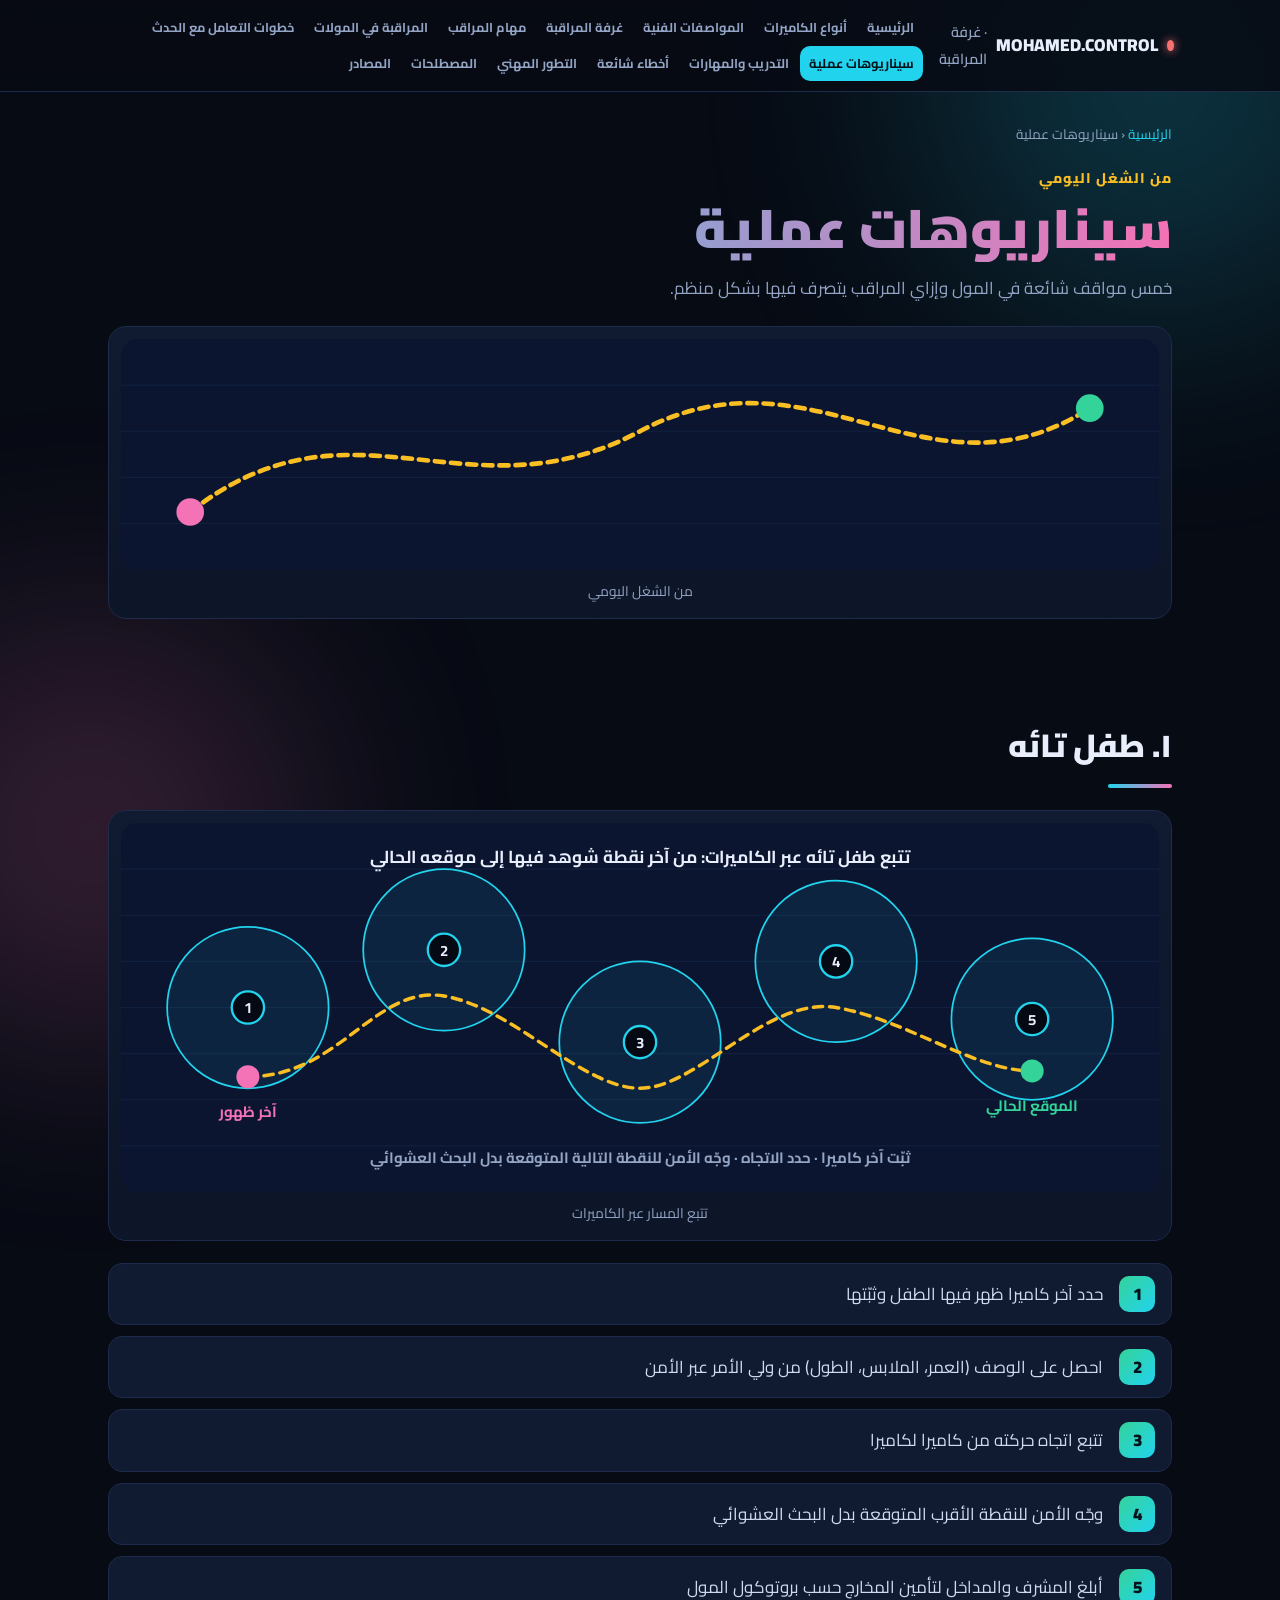
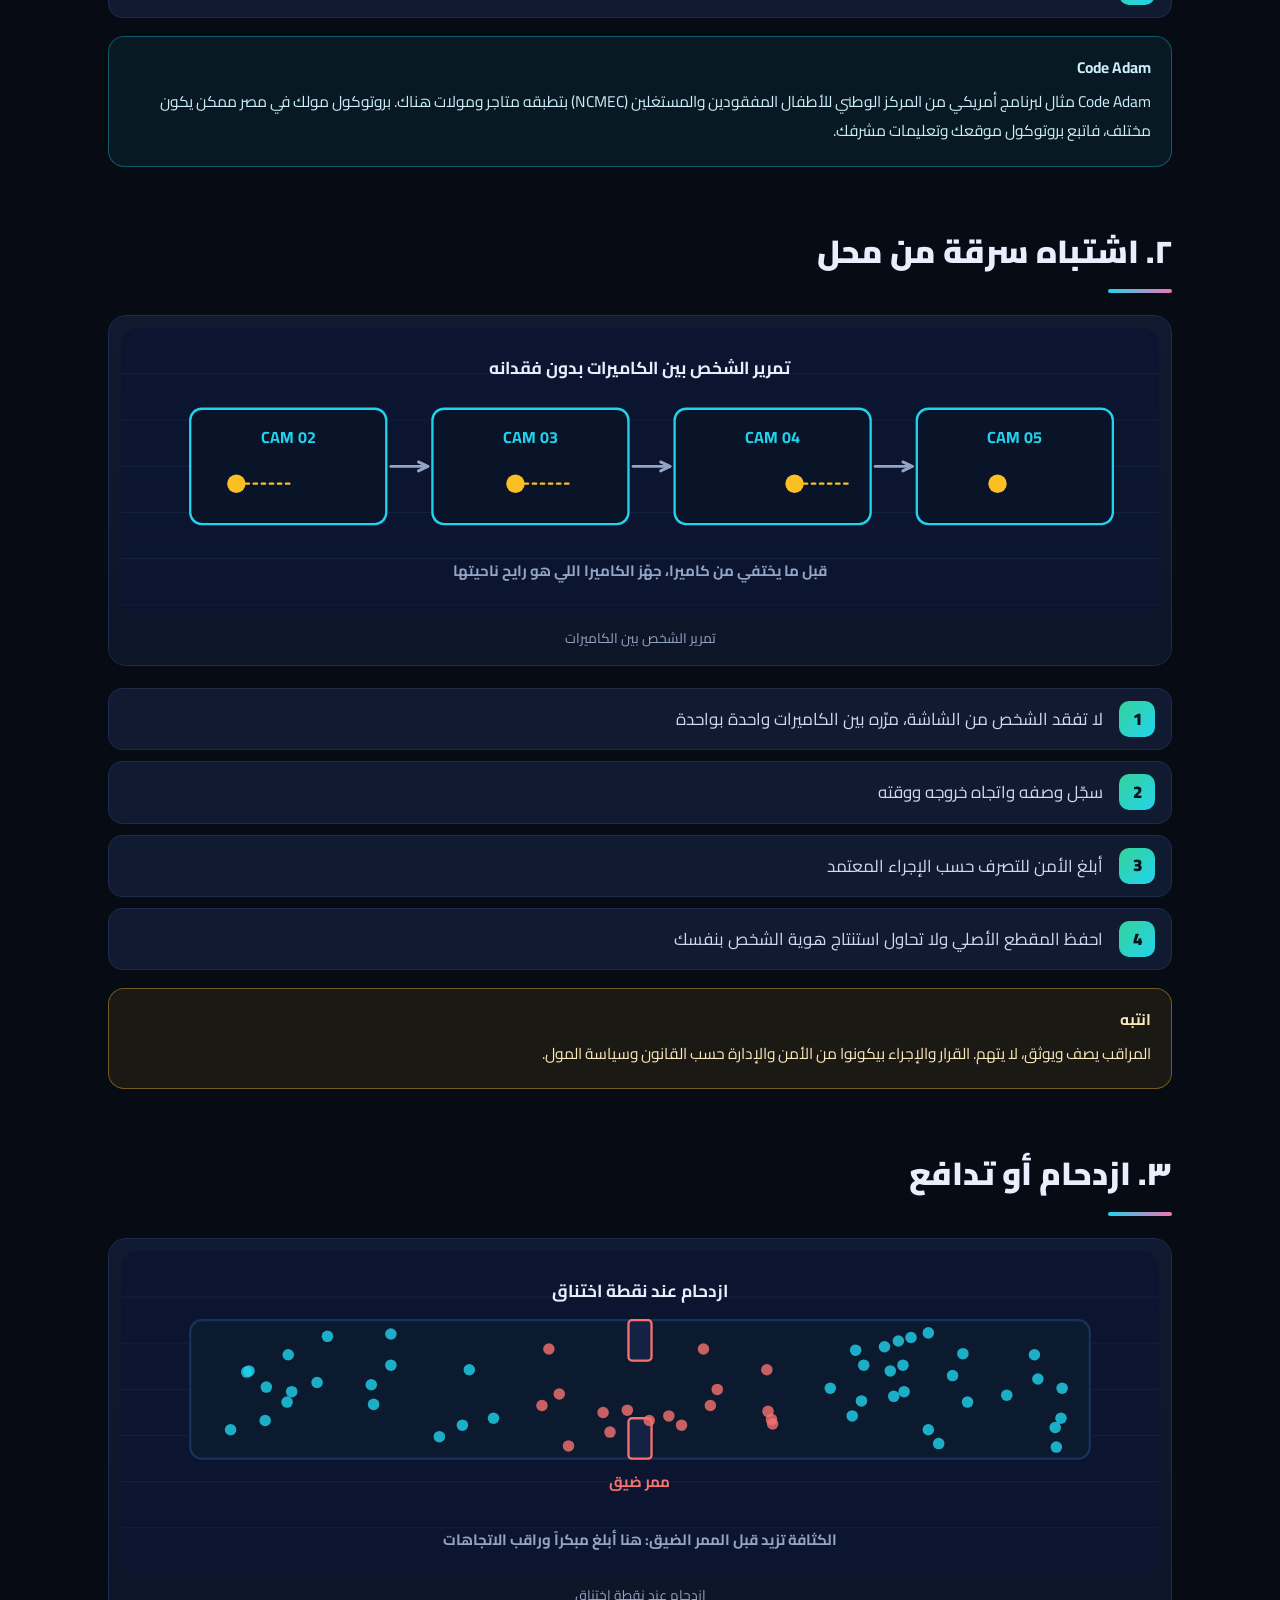
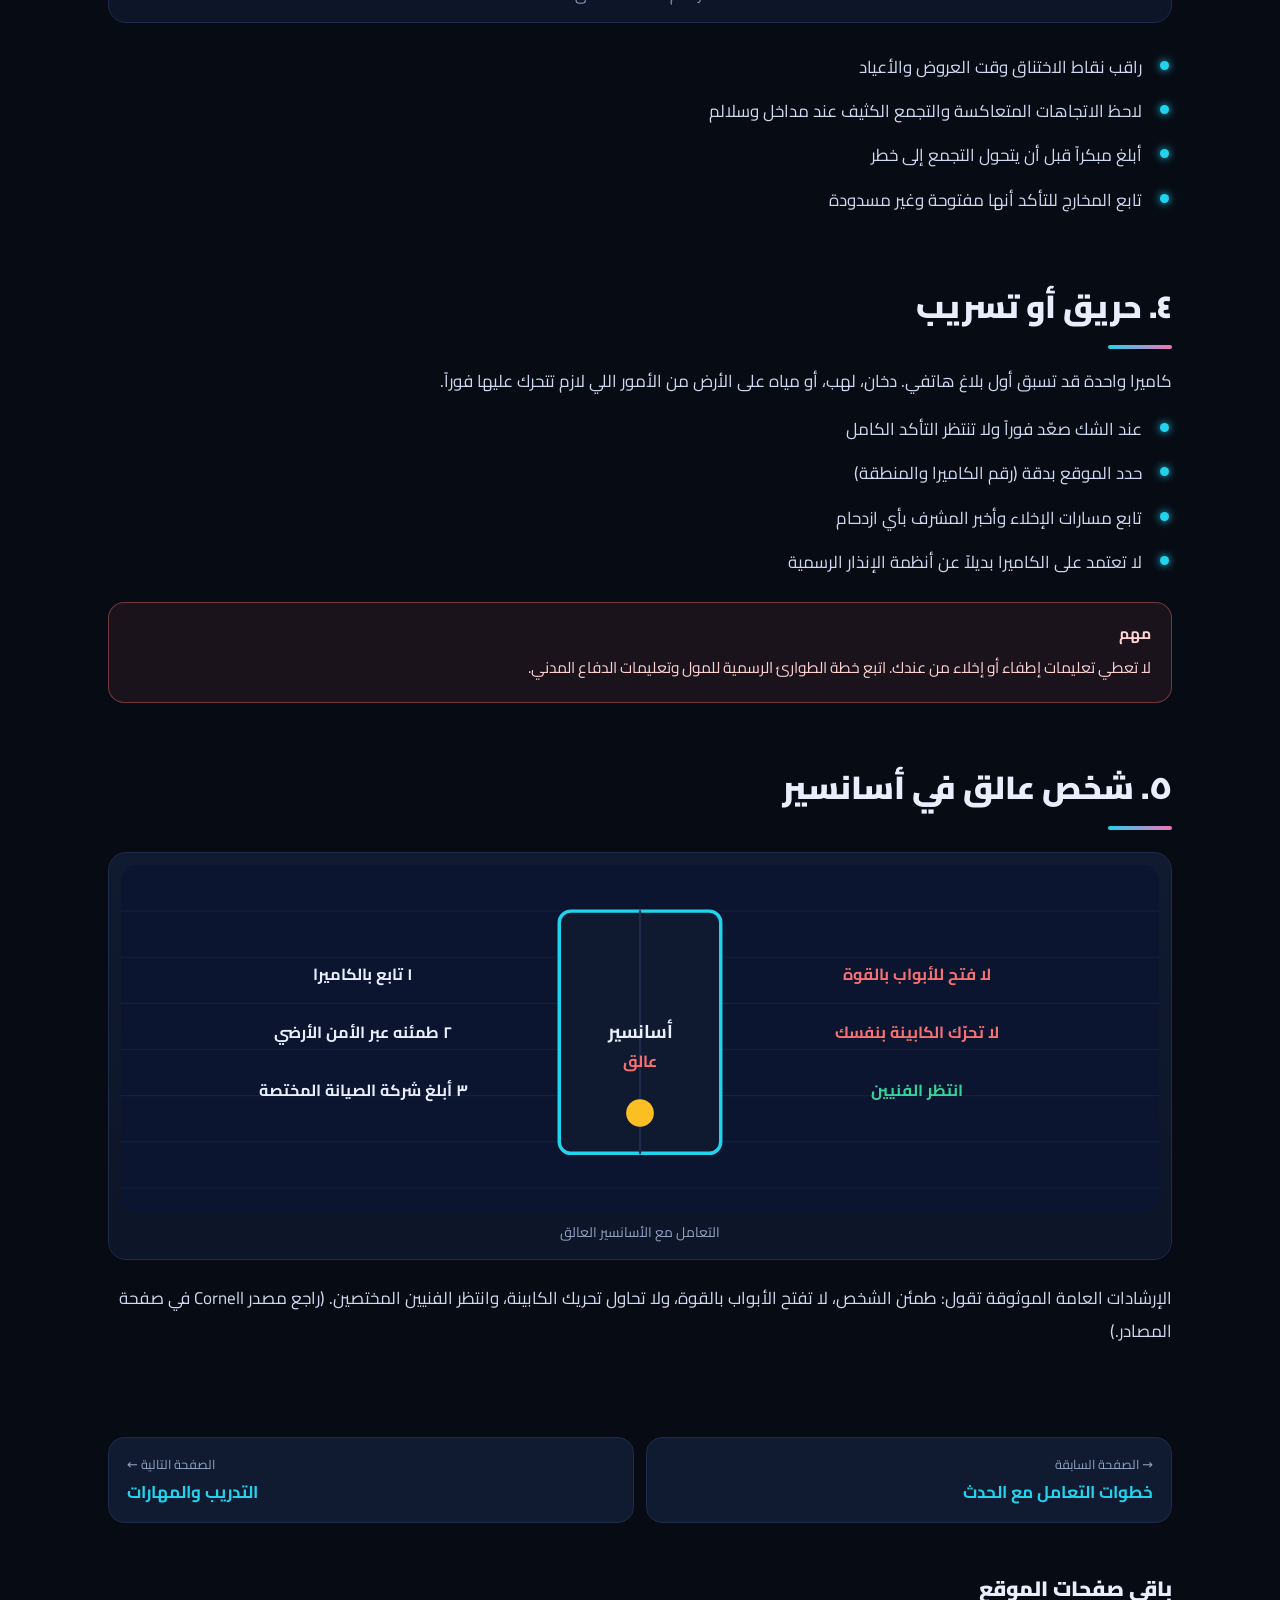
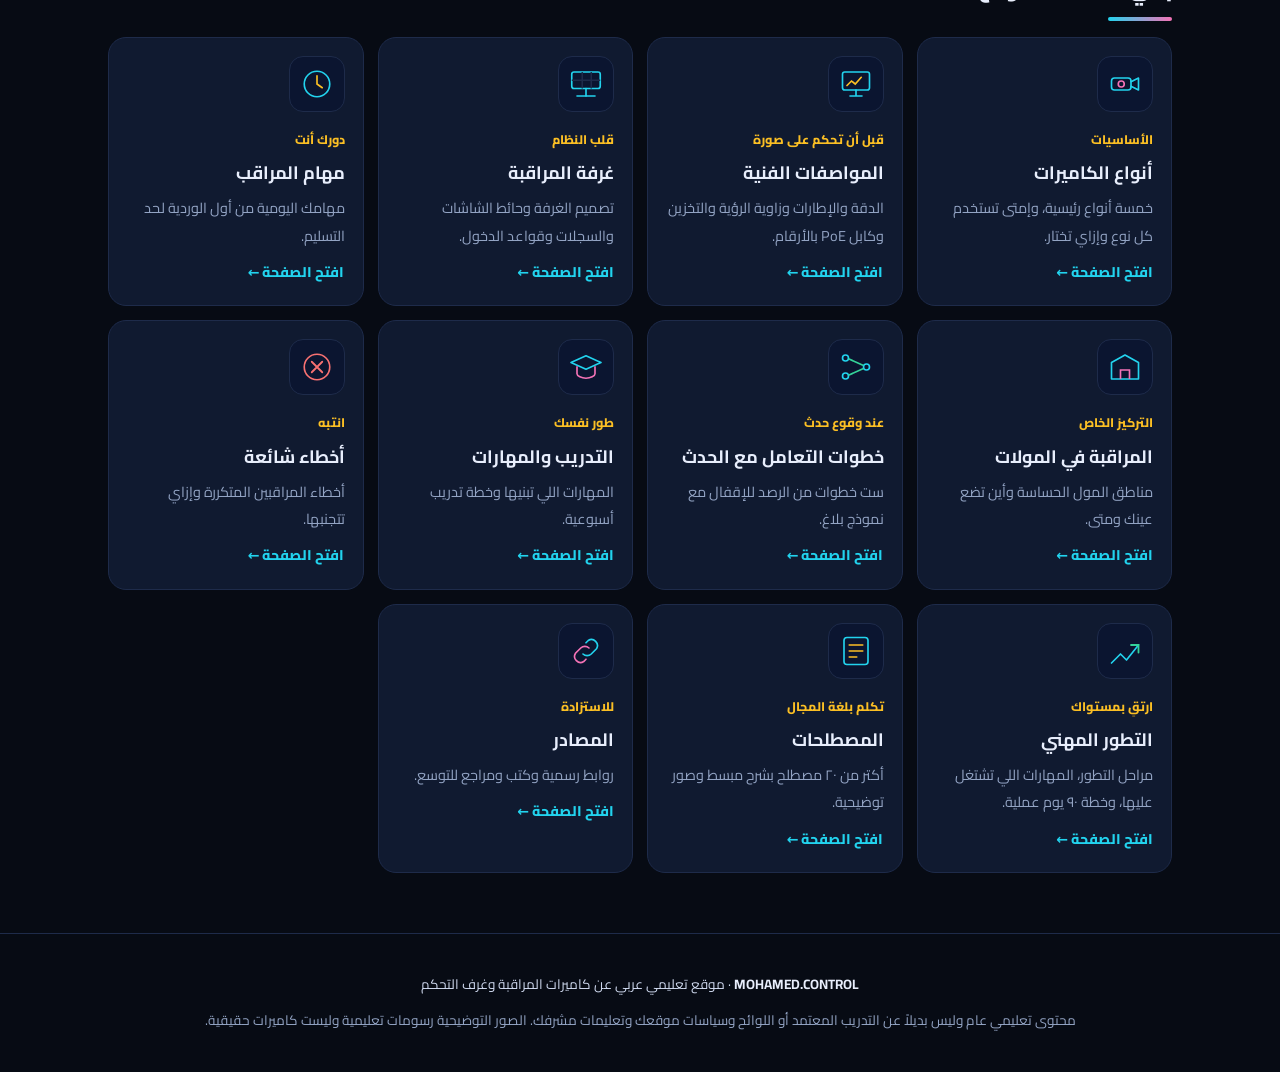
<file: scenarios.html>
<!DOCTYPE html>
<html lang="ar" dir="rtl">
<head>
<meta charset="UTF-8">
<meta name="viewport" content="width=device-width, initial-scale=1.0">
<title>سيناريوهات عملية | MOHAMED.CONTROL</title>
<meta name="description" content="طفل تائه، اشتباه سرقة، ازدحام، حريق، أسانسير عالق.">
<link rel="preconnect" href="https://fonts.googleapis.com">
<link rel="preconnect" href="https://fonts.gstatic.com" crossorigin>
<link href="https://fonts.googleapis.com/css2?family=Cairo:wght@400;600;700;800;900&display=swap" rel="stylesheet">
<link rel="stylesheet" href="style.css?v=2">
</head>
<body>
<div class="glow a"></div><div class="glow b"></div>
<nav><div class="nav-in"><a class="brand" href="index.html"><span class="dot"></span>MOHAMED.CONTROL <small>· غرفة المراقبة</small></a><button class="menu-btn" id="mb" aria-expanded="false" aria-controls="lk">القائمة ☰</button><div class="links" id="lk"><a href='index.html'>الرئيسية</a><a href='cameras.html'>أنواع الكاميرات</a><a href='specs.html'>المواصفات الفنية</a><a href='control-room.html'>غرفة المراقبة</a><a href='duties.html'>مهام المراقب</a><a href='malls.html'>المراقبة في المولات</a><a href='incident.html'>خطوات التعامل مع الحدث</a><a href='scenarios.html' class='cur'>سيناريوهات عملية</a><a href='training.html'>التدريب والمهارات</a><a href='mistakes.html'>أخطاء شائعة</a><a href='growth.html'>التطور المهني</a><a href='terms.html'>المصطلحات</a><a href='sources.html'>المصادر</a></div></div></nav><div class="phero"><div class="crumb"><a href="index.html">الرئيسية</a> ‹ سيناريوهات عملية</div>
<div style="margin-top:14px"><span class="tag">من الشغل اليومي</span></div><h1>سيناريوهات عملية</h1><p class="lead">خمس مواقف شائعة في المول وإزاي المراقب يتصرف فيها بشكل منظم.</p>
<figure class="fig hero-fig"><svg class='sv' viewBox='0 0 900 200' role='img' aria-label='scenarios'><rect width='900' height='200' rx='14' fill='#0b1530'/><line x1='0' y1='40' x2='900' y2='40' stroke='#10203e' stroke-width='1' stroke-linecap='round' /><line x1='0' y1='80' x2='900' y2='80' stroke='#10203e' stroke-width='1' stroke-linecap='round' /><line x1='0' y1='120' x2='900' y2='120' stroke='#10203e' stroke-width='1' stroke-linecap='round' /><line x1='0' y1='160' x2='900' y2='160' stroke='#10203e' stroke-width='1' stroke-linecap='round' /><path d='M60 150C200 40 300 160 450 80S700 150 840 60' fill='none' stroke='#fbbf24' stroke-width='4' stroke-linecap='round' stroke-linejoin='round' stroke-dasharray='8 6' style='animation:dash 1.5s linear infinite'/><circle cx='60' cy='150' r='12' fill='#f472b6' stroke='#f472b6' stroke-width='0' /><circle cx='840' cy='60' r='12' fill='#34d399' stroke='#34d399' stroke-width='0' /></svg><figcaption>من الشغل اليومي</figcaption></figure></div>
<main><section class='blk'><h2>١. طفل تائه</h2><figure class='fig'><svg class='sv' viewBox='0 0 900 320' role='img' aria-label='تتبع طفل'><rect width='900' height='320' rx='14' fill='#0b1530'/><line x1='0' y1='40' x2='900' y2='40' stroke='#10203e' stroke-width='1' stroke-linecap='round' /><line x1='0' y1='80' x2='900' y2='80' stroke='#10203e' stroke-width='1' stroke-linecap='round' /><line x1='0' y1='120' x2='900' y2='120' stroke='#10203e' stroke-width='1' stroke-linecap='round' /><line x1='0' y1='160' x2='900' y2='160' stroke='#10203e' stroke-width='1' stroke-linecap='round' /><line x1='0' y1='200' x2='900' y2='200' stroke='#10203e' stroke-width='1' stroke-linecap='round' /><line x1='0' y1='240' x2='900' y2='240' stroke='#10203e' stroke-width='1' stroke-linecap='round' /><line x1='0' y1='280' x2='900' y2='280' stroke='#10203e' stroke-width='1' stroke-linecap='round' /><circle cx='110' cy='160' r='70' fill='#22d3ee' fill-opacity='0.08' stroke='#22d3ee' stroke-width='1.5'/><circle cx='110' cy='160' r='14' fill='#050914' stroke='#22d3ee' stroke-width='2' /><text x='110' y='165' font-size='13' font-weight='700' text-anchor='middle' class=''>1</text><circle cx='280' cy='110' r='70' fill='#22d3ee' fill-opacity='0.08' stroke='#22d3ee' stroke-width='1.5'/><circle cx='280' cy='110' r='14' fill='#050914' stroke='#22d3ee' stroke-width='2' /><text x='280' y='115' font-size='13' font-weight='700' text-anchor='middle' class=''>2</text><circle cx='450' cy='190' r='70' fill='#22d3ee' fill-opacity='0.08' stroke='#22d3ee' stroke-width='1.5'/><circle cx='450' cy='190' r='14' fill='#050914' stroke='#22d3ee' stroke-width='2' /><text x='450' y='195' font-size='13' font-weight='700' text-anchor='middle' class=''>3</text><circle cx='620' cy='120' r='70' fill='#22d3ee' fill-opacity='0.08' stroke='#22d3ee' stroke-width='1.5'/><circle cx='620' cy='120' r='14' fill='#050914' stroke='#22d3ee' stroke-width='2' /><text x='620' y='125' font-size='13' font-weight='700' text-anchor='middle' class=''>4</text><circle cx='790' cy='170' r='70' fill='#22d3ee' fill-opacity='0.08' stroke='#22d3ee' stroke-width='1.5'/><circle cx='790' cy='170' r='14' fill='#050914' stroke='#22d3ee' stroke-width='2' /><text x='790' y='175' font-size='13' font-weight='700' text-anchor='middle' class=''>5</text><path d='M110 220C190 220 220 140 280 150S400 230 450 230S560 150 620 160S740 215 790 215' fill='none' stroke='#fbbf24' stroke-width='3' stroke-linecap='round' stroke-linejoin='round' stroke-dasharray='8 6' style='animation:dash 1.5s linear infinite'/><circle cx='110' cy='220' r='10' fill='#f472b6' stroke='#f472b6' stroke-width='0' /><text x='110' y='255' font-size='13' font-weight='700' text-anchor='middle' class='' style='fill:#f472b6'>آخر ظهور</text><circle cx='790' cy='215' r='10' fill='#34d399' stroke='#34d399' stroke-width='0' /><text x='790' y='250' font-size='13' font-weight='700' text-anchor='middle' class='' style='fill:#34d399'>الموقع الحالي</text><text x='450' y='35' font-size='15' font-weight='700' text-anchor='middle' class=''>تتبع طفل تائه عبر الكاميرات: من آخر نقطة شوهد فيها إلى موقعه الحالي</text><text x='450' y='295' font-size='13' font-weight='700' text-anchor='middle' class='m'>ثبّت آخر كاميرا · حدد الاتجاه · وجّه الأمن للنقطة التالية المتوقعة بدل البحث العشوائي</text></svg><figcaption>تتبع المسار عبر الكاميرات</figcaption></figure><ol class='steps'><li>حدد آخر كاميرا ظهر فيها الطفل وثبّتها</li><li>احصل على الوصف (العمر، الملابس، الطول) من ولي الأمر عبر الأمن</li><li>تتبع اتجاه حركته من كاميرا لكاميرا</li><li>وجّه الأمن للنقطة الأقرب المتوقعة بدل البحث العشوائي</li><li>أبلغ المشرف والمداخل لتأمين المخارج حسب بروتوكول المول</li></ol><div class='callout note'><b>Code Adam</b><p>Code Adam مثال لبرنامج أمريكي من المركز الوطني للأطفال المفقودين والمستغلين (NCMEC) بتطبقه متاجر ومولات هناك. بروتوكول مولك في مصر ممكن يكون مختلف، فاتبع بروتوكول موقعك وتعليمات مشرفك.</p></div></section><section class='blk'><h2>٢. اشتباه سرقة من محل</h2><figure class='fig'><svg class='sv' viewBox='0 0 900 250' role='img' aria-label='تمرير بين الكاميرات'><rect width='900' height='250' rx='14' fill='#0b1530'/><line x1='0' y1='40' x2='900' y2='40' stroke='#10203e' stroke-width='1' stroke-linecap='round' /><line x1='0' y1='80' x2='900' y2='80' stroke='#10203e' stroke-width='1' stroke-linecap='round' /><line x1='0' y1='120' x2='900' y2='120' stroke='#10203e' stroke-width='1' stroke-linecap='round' /><line x1='0' y1='160' x2='900' y2='160' stroke='#10203e' stroke-width='1' stroke-linecap='round' /><line x1='0' y1='200' x2='900' y2='200' stroke='#10203e' stroke-width='1' stroke-linecap='round' /><line x1='0' y1='240' x2='900' y2='240' stroke='#10203e' stroke-width='1' stroke-linecap='round' /><rect x='60' y='70' width='170' height='100' rx='10' fill='#0a1428' stroke='#22d3ee' stroke-width='2' /><text x='145' y='100' font-size='14' font-weight='700' text-anchor='middle' class='' style='fill:#22d3ee'>CAM 02</text><circle cx='100' cy='135' r='8' fill='#fbbf24' stroke='#fbbf24' stroke-width='0' /><line x1='108' y1='135' x2='150' y2='135' stroke='#fbbf24' stroke-width='2' stroke-dasharray='3 4' stroke-linecap='round' /><line x1='234' y1='120' x2='266' y2='120' stroke='#93a4c4' stroke-width='2.5' stroke-linecap='round' /><path d='M257.9 123.9L266 120L257.9 116.1' fill='none' stroke='#93a4c4' stroke-width='2.5' stroke-linecap='round' stroke-linejoin='round' /><rect x='270' y='70' width='170' height='100' rx='10' fill='#0a1428' stroke='#22d3ee' stroke-width='2' /><text x='355' y='100' font-size='14' font-weight='700' text-anchor='middle' class='' style='fill:#22d3ee'>CAM 03</text><circle cx='342' cy='135' r='8' fill='#fbbf24' stroke='#fbbf24' stroke-width='0' /><line x1='350' y1='135' x2='392' y2='135' stroke='#fbbf24' stroke-width='2' stroke-dasharray='3 4' stroke-linecap='round' /><line x1='444' y1='120' x2='476' y2='120' stroke='#93a4c4' stroke-width='2.5' stroke-linecap='round' /><path d='M467.9 123.9L476 120L467.9 116.1' fill='none' stroke='#93a4c4' stroke-width='2.5' stroke-linecap='round' stroke-linejoin='round' /><rect x='480' y='70' width='170' height='100' rx='10' fill='#0a1428' stroke='#22d3ee' stroke-width='2' /><text x='565' y='100' font-size='14' font-weight='700' text-anchor='middle' class='' style='fill:#22d3ee'>CAM 04</text><circle cx='584' cy='135' r='8' fill='#fbbf24' stroke='#fbbf24' stroke-width='0' /><line x1='592' y1='135' x2='634' y2='135' stroke='#fbbf24' stroke-width='2' stroke-dasharray='3 4' stroke-linecap='round' /><line x1='654' y1='120' x2='686' y2='120' stroke='#93a4c4' stroke-width='2.5' stroke-linecap='round' /><path d='M677.9 123.9L686 120L677.9 116.1' fill='none' stroke='#93a4c4' stroke-width='2.5' stroke-linecap='round' stroke-linejoin='round' /><rect x='690' y='70' width='170' height='100' rx='10' fill='#0a1428' stroke='#22d3ee' stroke-width='2' /><text x='775' y='100' font-size='14' font-weight='700' text-anchor='middle' class='' style='fill:#22d3ee'>CAM 05</text><circle cx='760' cy='135' r='8' fill='#fbbf24' stroke='#fbbf24' stroke-width='0' /><text x='450' y='40' font-size='15' font-weight='700' text-anchor='middle' class=''>تمرير الشخص بين الكاميرات بدون فقدانه</text><text x='450' y='215' font-size='13' font-weight='700' text-anchor='middle' class='m'>قبل ما يختفي من كاميرا، جهّز الكاميرا اللي هو رايح ناحيتها</text></svg><figcaption>تمرير الشخص بين الكاميرات</figcaption></figure><ol class='steps'><li>لا تفقد الشخص من الشاشة، مرّره بين الكاميرات واحدة بواحدة</li><li>سجّل وصفه واتجاه خروجه ووقته</li><li>أبلغ الأمن للتصرف حسب الإجراء المعتمد</li><li>احفظ المقطع الأصلي ولا تحاول استنتاج هوية الشخص بنفسك</li></ol><div class='callout gold'><b>انتبه</b><p>المراقب يصف ويوثق، لا يتهم. القرار والإجراء بيكونوا من الأمن والإدارة حسب القانون وسياسة المول.</p></div></section><section class='blk'><h2>٣. ازدحام أو تدافع</h2><figure class='fig'><svg class='sv' viewBox='0 0 900 280' role='img' aria-label='ازدحام'><rect width='900' height='280' rx='14' fill='#0b1530'/><line x1='0' y1='40' x2='900' y2='40' stroke='#10203e' stroke-width='1' stroke-linecap='round' /><line x1='0' y1='80' x2='900' y2='80' stroke='#10203e' stroke-width='1' stroke-linecap='round' /><line x1='0' y1='120' x2='900' y2='120' stroke='#10203e' stroke-width='1' stroke-linecap='round' /><line x1='0' y1='160' x2='900' y2='160' stroke='#10203e' stroke-width='1' stroke-linecap='round' /><line x1='0' y1='200' x2='900' y2='200' stroke='#10203e' stroke-width='1' stroke-linecap='round' /><line x1='0' y1='240' x2='900' y2='240' stroke='#10203e' stroke-width='1' stroke-linecap='round' /><rect x='60' y='60' width='780' height='120' rx='10' fill='#0b1a2e' stroke='#17325a' stroke-width='2' /><rect x='440' y='60' width='20' height='35' rx='3' fill='#142243' stroke='#f87171' stroke-width='2' /><rect x='440' y='145' width='20' height='35' rx='3' fill='#142243' stroke='#f87171' stroke-width='2' /><text x='450' y='205' font-size='13' font-weight='700' text-anchor='middle' class='' style='fill:#f87171'>ممر ضيق</text><circle cx='323' cy='145' r='5' fill='#22d3ee' stroke='#22d3ee' stroke-width='0' fill-opacity='.8'/><circle cx='637' cy='86' r='5' fill='#22d3ee' stroke='#22d3ee' stroke-width='0' fill-opacity='.8'/><circle cx='458' cy='147' r='5' fill='#f87171' stroke='#f87171' stroke-width='0' fill-opacity='.8'/><circle cx='565' cy='150' r='5' fill='#f87171' stroke='#f87171' stroke-width='0' fill-opacity='.8'/><circle cx='674' cy='78' r='5' fill='#22d3ee' stroke='#22d3ee' stroke-width='0' fill-opacity='.8'/><circle cx='700' cy='71' r='5' fill='#22d3ee' stroke='#22d3ee' stroke-width='0' fill-opacity='.8'/><circle cx='560' cy='103' r='5' fill='#f87171' stroke='#f87171' stroke-width='0' fill-opacity='.8'/><circle cx='644' cy='99' r='5' fill='#22d3ee' stroke='#22d3ee' stroke-width='0' fill-opacity='.8'/><circle cx='276' cy='161' r='5' fill='#22d3ee' stroke='#22d3ee' stroke-width='0' fill-opacity='.8'/><circle cx='561' cy='139' r='5' fill='#f87171' stroke='#f87171' stroke-width='0' fill-opacity='.8'/><circle cx='642' cy='130' r='5' fill='#22d3ee' stroke='#22d3ee' stroke-width='0' fill-opacity='.8'/><circle cx='486' cy='151' r='5' fill='#f87171' stroke='#f87171' stroke-width='0' fill-opacity='.8'/><circle cx='234' cy='99' r='5' fill='#22d3ee' stroke='#22d3ee' stroke-width='0' fill-opacity='.8'/><circle cx='730' cy='89' r='5' fill='#22d3ee' stroke='#22d3ee' stroke-width='0' fill-opacity='.8'/><circle cx='615' cy='119' r='5' fill='#22d3ee' stroke='#22d3ee' stroke-width='0' fill-opacity='.8'/><circle cx='95' cy='155' r='5' fill='#22d3ee' stroke='#22d3ee' stroke-width='0' fill-opacity='.8'/><circle cx='145' cy='90' r='5' fill='#22d3ee' stroke='#22d3ee' stroke-width='0' fill-opacity='.8'/><circle cx='685' cy='75' r='5' fill='#22d3ee' stroke='#22d3ee' stroke-width='0' fill-opacity='.8'/><circle cx='388' cy='169' r='5' fill='#f87171' stroke='#f87171' stroke-width='0' fill-opacity='.8'/><circle cx='111' cy='104' r='5' fill='#22d3ee' stroke='#22d3ee' stroke-width='0' fill-opacity='.8'/><circle cx='564' cy='146' r='5' fill='#f87171' stroke='#f87171' stroke-width='0' fill-opacity='.8'/><circle cx='816' cy='119' r='5' fill='#22d3ee' stroke='#22d3ee' stroke-width='0' fill-opacity='.8'/><circle cx='811' cy='170' r='5' fill='#22d3ee' stroke='#22d3ee' stroke-width='0' fill-opacity='.8'/><circle cx='517' cy='120' r='5' fill='#f87171' stroke='#f87171' stroke-width='0' fill-opacity='.8'/><circle cx='670' cy='126' r='5' fill='#22d3ee' stroke='#22d3ee' stroke-width='0' fill-opacity='.8'/><circle cx='217' cy='116' r='5' fill='#22d3ee' stroke='#22d3ee' stroke-width='0' fill-opacity='.8'/><circle cx='179' cy='74' r='5' fill='#22d3ee' stroke='#22d3ee' stroke-width='0' fill-opacity='.8'/><circle cx='219' cy='133' r='5' fill='#22d3ee' stroke='#22d3ee' stroke-width='0' fill-opacity='.8'/><circle cx='302' cy='103' r='5' fill='#22d3ee' stroke='#22d3ee' stroke-width='0' fill-opacity='.8'/><circle cx='768' cy='125' r='5' fill='#22d3ee' stroke='#22d3ee' stroke-width='0' fill-opacity='.8'/><circle cx='721' cy='108' r='5' fill='#22d3ee' stroke='#22d3ee' stroke-width='0' fill-opacity='.8'/><circle cx='511' cy='134' r='5' fill='#f87171' stroke='#f87171' stroke-width='0' fill-opacity='.8'/><circle cx='475' cy='143' r='5' fill='#f87171' stroke='#f87171' stroke-width='0' fill-opacity='.8'/><circle cx='439' cy='138' r='5' fill='#f87171' stroke='#f87171' stroke-width='0' fill-opacity='.8'/><circle cx='679' cy='122' r='5' fill='#22d3ee' stroke='#22d3ee' stroke-width='0' fill-opacity='.8'/><circle cx='678' cy='99' r='5' fill='#22d3ee' stroke='#22d3ee' stroke-width='0' fill-opacity='.8'/><circle cx='424' cy='157' r='5' fill='#f87171' stroke='#f87171' stroke-width='0' fill-opacity='.8'/><circle cx='109' cy='105' r='5' fill='#22d3ee' stroke='#22d3ee' stroke-width='0' fill-opacity='.8'/><circle cx='700' cy='155' r='5' fill='#22d3ee' stroke='#22d3ee' stroke-width='0' fill-opacity='.8'/><circle cx='792' cy='90' r='5' fill='#22d3ee' stroke='#22d3ee' stroke-width='0' fill-opacity='.8'/><circle cx='795' cy='111' r='5' fill='#22d3ee' stroke='#22d3ee' stroke-width='0' fill-opacity='.8'/><circle cx='634' cy='143' r='5' fill='#22d3ee' stroke='#22d3ee' stroke-width='0' fill-opacity='.8'/><circle cx='662' cy='83' r='5' fill='#22d3ee' stroke='#22d3ee' stroke-width='0' fill-opacity='.8'/><circle cx='810' cy='153' r='5' fill='#22d3ee' stroke='#22d3ee' stroke-width='0' fill-opacity='.8'/><circle cx='296' cy='151' r='5' fill='#22d3ee' stroke='#22d3ee' stroke-width='0' fill-opacity='.8'/><circle cx='667' cy='104' r='5' fill='#22d3ee' stroke='#22d3ee' stroke-width='0' fill-opacity='.8'/><circle cx='371' cy='85' r='5' fill='#f87171' stroke='#f87171' stroke-width='0' fill-opacity='.8'/><circle cx='144' cy='131' r='5' fill='#22d3ee' stroke='#22d3ee' stroke-width='0' fill-opacity='.8'/><circle cx='734' cy='131' r='5' fill='#22d3ee' stroke='#22d3ee' stroke-width='0' fill-opacity='.8'/><circle cx='170' cy='114' r='5' fill='#22d3ee' stroke='#22d3ee' stroke-width='0' fill-opacity='.8'/><circle cx='148' cy='122' r='5' fill='#22d3ee' stroke='#22d3ee' stroke-width='0' fill-opacity='.8'/><circle cx='234' cy='72' r='5' fill='#22d3ee' stroke='#22d3ee' stroke-width='0' fill-opacity='.8'/><circle cx='380' cy='124' r='5' fill='#f87171' stroke='#f87171' stroke-width='0' fill-opacity='.8'/><circle cx='505' cy='85' r='5' fill='#f87171' stroke='#f87171' stroke-width='0' fill-opacity='.8'/><circle cx='125' cy='147' r='5' fill='#22d3ee' stroke='#22d3ee' stroke-width='0' fill-opacity='.8'/><circle cx='709' cy='167' r='5' fill='#22d3ee' stroke='#22d3ee' stroke-width='0' fill-opacity='.8'/><circle cx='126' cy='118' r='5' fill='#22d3ee' stroke='#22d3ee' stroke-width='0' fill-opacity='.8'/><circle cx='815' cy='145' r='5' fill='#22d3ee' stroke='#22d3ee' stroke-width='0' fill-opacity='.8'/><circle cx='418' cy='140' r='5' fill='#f87171' stroke='#f87171' stroke-width='0' fill-opacity='.8'/><circle cx='365' cy='134' r='5' fill='#f87171' stroke='#f87171' stroke-width='0' fill-opacity='.8'/><text x='450' y='40' font-size='15' font-weight='700' text-anchor='middle' class=''>ازدحام عند نقطة اختناق</text><text x='450' y='255' font-size='13' font-weight='700' text-anchor='middle' class='m'>الكثافة تزيد قبل الممر الضيق: هنا أبلغ مبكراً وراقب الاتجاهات</text></svg><figcaption>ازدحام عند نقطة اختناق</figcaption></figure><ul class='tick '><li>راقب نقاط الاختناق وقت العروض والأعياد</li><li>لاحظ الاتجاهات المتعاكسة والتجمع الكثيف عند مداخل وسلالم</li><li>أبلغ مبكراً قبل أن يتحول التجمع إلى خطر</li><li>تابع المخارج للتأكد أنها مفتوحة وغير مسدودة</li></ul></section><section class='blk'><h2>٤. حريق أو تسريب</h2><p>كاميرا واحدة قد تسبق أول بلاغ هاتفي. دخان، لهب، أو مياه على الأرض من الأمور اللي لازم تتحرك عليها فوراً.</p><ul class='tick '><li>عند الشك صعّد فوراً ولا تنتظر التأكد الكامل</li><li>حدد الموقع بدقة (رقم الكاميرا والمنطقة)</li><li>تابع مسارات الإخلاء وأخبر المشرف بأي ازدحام</li><li>لا تعتمد على الكاميرا بديلاً عن أنظمة الإنذار الرسمية</li></ul><div class='callout red'><b>مهم</b><p>لا تعطي تعليمات إطفاء أو إخلاء من عندك. اتبع خطة الطوارئ الرسمية للمول وتعليمات الدفاع المدني.</p></div></section><section class='blk'><h2>٥. شخص عالق في أسانسير</h2><figure class='fig'><svg class='sv' viewBox='0 0 900 300' role='img' aria-label='أسانسير عالق'><rect width='900' height='300' rx='14' fill='#0b1530'/><line x1='0' y1='40' x2='900' y2='40' stroke='#10203e' stroke-width='1' stroke-linecap='round' /><line x1='0' y1='80' x2='900' y2='80' stroke='#10203e' stroke-width='1' stroke-linecap='round' /><line x1='0' y1='120' x2='900' y2='120' stroke='#10203e' stroke-width='1' stroke-linecap='round' /><line x1='0' y1='160' x2='900' y2='160' stroke='#10203e' stroke-width='1' stroke-linecap='round' /><line x1='0' y1='200' x2='900' y2='200' stroke='#10203e' stroke-width='1' stroke-linecap='round' /><line x1='0' y1='240' x2='900' y2='240' stroke='#10203e' stroke-width='1' stroke-linecap='round' /><line x1='0' y1='280' x2='900' y2='280' stroke='#10203e' stroke-width='1' stroke-linecap='round' /><rect x='380' y='40' width='140' height='210' rx='10' fill='#0f1a30' stroke='#22d3ee' stroke-width='3' /><line x1='450' y1='40' x2='450' y2='250' stroke='#1e2b4a' stroke-width='2' stroke-linecap='round' /><text x='450' y='150' font-size='16' font-weight='700' text-anchor='middle' class=''>أسانسير</text><text x='450' y='175' font-size='14' font-weight='700' text-anchor='middle' class='' style='fill:#f87171'>عالق</text><circle cx='450' cy='215' r='12' fill='#fbbf24' stroke='#fbbf24' stroke-width='0' class='anim'/><text x='450' y='240' font-size='1' font-weight='700' text-anchor='middle' class=''></text><text x='210' y='100' font-size='14' font-weight='700' text-anchor='middle' class=''>١ تابع بالكاميرا</text><text x='210' y='150' font-size='14' font-weight='700' text-anchor='middle' class=''>٢ طمئنه عبر الأمن الأرضي</text><text x='210' y='200' font-size='14' font-weight='700' text-anchor='middle' class=''>٣ أبلغ شركة الصيانة المختصة</text><text x='690' y='100' font-size='14' font-weight='700' text-anchor='middle' class='' style='fill:#f87171'>لا فتح للأبواب بالقوة</text><text x='690' y='150' font-size='14' font-weight='700' text-anchor='middle' class='' style='fill:#f87171'>لا تحرّك الكابينة بنفسك</text><text x='690' y='200' font-size='14' font-weight='700' text-anchor='middle' class='' style='fill:#34d399'>انتظر الفنيين</text></svg><figcaption>التعامل مع الأسانسير العالق</figcaption></figure><p>الإرشادات العامة الموثوقة تقول: طمئن الشخص، لا تفتح الأبواب بالقوة، ولا تحاول تحريك الكابينة، وانتظر الفنيين المختصين. (راجع مصدر Cornell في صفحة المصادر.)</p></section></main>
<div class="pager"><a href='incident.html'><small>→ الصفحة السابقة</small><b>خطوات التعامل مع الحدث</b></a><a style='text-align:end' href='training.html'><small>الصفحة التالية ←</small><b>التدريب والمهارات</b></a></div>
<div class="more"><h2>باقي صفحات الموقع</h2><div class="pcards"><a class='pc' href='cameras.html'><div class='ic'><svg viewBox='0 0 48 48' aria-hidden='true'><rect x='6' y='16' width='26' height='16' rx='4' stroke='#22d3ee' stroke-width='2.2' fill='none' stroke-linecap='round' stroke-linejoin='round'/><path d='M32 21l10-5v16l-10-5' stroke='#22d3ee' stroke-width='2.2' fill='none' stroke-linecap='round' stroke-linejoin='round'/><circle cx='19' cy='24' r='4' stroke='#f472b6' stroke-width='2.2' fill='none'/></svg></div><small>الأساسيات</small><h3>أنواع الكاميرات</h3><p>خمسة أنواع رئيسية، وإمتى تستخدم كل نوع وإزاي تختار.</p><span class='go'>افتح الصفحة ←</span></a><a class='pc' href='specs.html'><div class='ic'><svg viewBox='0 0 48 48' aria-hidden='true'><rect x='6' y='8' width='36' height='24' rx='3' stroke='#22d3ee' stroke-width='2.2' fill='none' stroke-linecap='round' stroke-linejoin='round'/><path d='M16 40h16M24 32v8' stroke='#22d3ee' stroke-width='2.2' fill='none' stroke-linecap='round' stroke-linejoin='round'/><path d='M12 26l6-6 5 4 8-9' stroke='#fbbf24' stroke-width='2.2' fill='none' stroke-linecap='round'/></svg></div><small>قبل أن تحكم على صورة</small><h3>المواصفات الفنية</h3><p>الدقة والإطارات وزاوية الرؤية والتخزين وكابل PoE بالأرقام.</p><span class='go'>افتح الصفحة ←</span></a><a class='pc' href='control-room.html'><div class='ic'><svg viewBox='0 0 48 48' aria-hidden='true'><rect x='5' y='8' width='38' height='22' rx='3' stroke='#22d3ee' stroke-width='2.2' fill='none' stroke-linecap='round' stroke-linejoin='round'/><path d='M5 19h38M19 8v22M31 8v22' stroke='#1e2b4a' stroke-width='2'/><path d='M12 40h24' stroke='#22d3ee' stroke-width='2.2' fill='none' stroke-linecap='round' stroke-linejoin='round'/><path d='M24 30v10' stroke='#22d3ee' stroke-width='2.2' fill='none' stroke-linecap='round' stroke-linejoin='round'/></svg></div><small>قلب النظام</small><h3>غرفة المراقبة</h3><p>تصميم الغرفة وحائط الشاشات والسجلات وقواعد الدخول.</p><span class='go'>افتح الصفحة ←</span></a><a class='pc' href='duties.html'><div class='ic'><svg viewBox='0 0 48 48' aria-hidden='true'><circle cx='24' cy='24' r='17' stroke='#22d3ee' stroke-width='2.2' fill='none' stroke-linecap='round' stroke-linejoin='round'/><path d='M24 13v11l7 5' stroke='#fbbf24' stroke-width='2.2' fill='none' stroke-linecap='round'/></svg></div><small>دورك أنت</small><h3>مهام المراقب</h3><p>مهامك اليومية من أول الوردية لحد التسليم.</p><span class='go'>افتح الصفحة ←</span></a><a class='pc' href='malls.html'><div class='ic'><svg viewBox='0 0 48 48' aria-hidden='true'><path d='M6 40V18l18-10 18 10v22z' stroke='#22d3ee' stroke-width='2.2' fill='none' stroke-linecap='round' stroke-linejoin='round'/><path d='M18 40V28h12v12' stroke='#f472b6' stroke-width='2.2' fill='none'/></svg></div><small>التركيز الخاص</small><h3>المراقبة في المولات</h3><p>مناطق المول الحساسة وأين تضع عينك ومتى.</p><span class='go'>افتح الصفحة ←</span></a><a class='pc' href='incident.html'><div class='ic'><svg viewBox='0 0 48 48' aria-hidden='true'><circle cx='10' cy='12' r='4' stroke='#22d3ee' stroke-width='2.2' fill='none' stroke-linecap='round' stroke-linejoin='round'/><circle cx='38' cy='24' r='4' stroke='#22d3ee' stroke-width='2.2' fill='none' stroke-linecap='round' stroke-linejoin='round'/><circle cx='10' cy='36' r='4' stroke='#22d3ee' stroke-width='2.2' fill='none' stroke-linecap='round' stroke-linejoin='round'/><path d='M14 13l20 9M14 35l20-9' stroke='#34d399' stroke-width='2.2' fill='none'/></svg></div><small>عند وقوع حدث</small><h3>خطوات التعامل مع الحدث</h3><p>ست خطوات من الرصد للإقفال مع نموذج بلاغ.</p><span class='go'>افتح الصفحة ←</span></a><a class='pc' href='training.html'><div class='ic'><svg viewBox='0 0 48 48' aria-hidden='true'><path d='M4 18l20-9 20 9-20 9z' stroke='#22d3ee' stroke-width='2.2' fill='none' stroke-linecap='round' stroke-linejoin='round'/><path d='M12 23v10c0 3 6 6 12 6s12-3 12-6V23' stroke='#f472b6' stroke-width='2.2' fill='none'/></svg></div><small>طور نفسك</small><h3>التدريب والمهارات</h3><p>المهارات اللي تبنيها وخطة تدريب أسبوعية.</p><span class='go'>افتح الصفحة ←</span></a><a class='pc' href='mistakes.html'><div class='ic'><svg viewBox='0 0 48 48' aria-hidden='true'><circle cx='24' cy='24' r='17' stroke='#f87171' stroke-width='2.2' fill='none'/><path d='M17 17l14 14M31 17L17 31' stroke='#f87171' stroke-width='2.4' stroke-linecap='round'/></svg></div><small>انتبه</small><h3>أخطاء شائعة</h3><p>أخطاء المراقبين المتكررة وإزاي تتجنبها.</p><span class='go'>افتح الصفحة ←</span></a><a class='pc' href='growth.html'><div class='ic'><svg viewBox='0 0 48 48' aria-hidden='true'><path d='M6 40l12-12 8 8 16-20' stroke='#22d3ee' stroke-width='2.2' fill='none' stroke-linecap='round' stroke-linejoin='round'/><path d='M32 16h10v10' stroke='#34d399' stroke-width='2.4' fill='none' stroke-linecap='round'/></svg></div><small>ارتقِ بمستواك</small><h3>التطور المهني</h3><p>مراحل التطور، المهارات اللي تشتغل عليها، وخطة ٩٠ يوم عملية.</p><span class='go'>افتح الصفحة ←</span></a><a class='pc' href='terms.html'><div class='ic'><svg viewBox='0 0 48 48' aria-hidden='true'><rect x='8' y='6' width='32' height='36' rx='4' stroke='#22d3ee' stroke-width='2.2' fill='none' stroke-linecap='round' stroke-linejoin='round'/><path d='M15 16h18M15 24h18M15 32h10' stroke='#fbbf24' stroke-width='2.2' stroke-linecap='round'/></svg></div><small>تكلم بلغة المجال</small><h3>المصطلحات</h3><p>أكتر من ٢٠ مصطلح بشرح مبسط وصور توضيحية.</p><span class='go'>افتح الصفحة ←</span></a><a class='pc' href='sources.html'><div class='ic'><svg viewBox='0 0 48 48' aria-hidden='true'><path d='M20 28a8 8 0 0 0 11 0l7-7a8 8 0 0 0-11-11l-3 3' stroke='#22d3ee' stroke-width='2.2' fill='none' stroke-linecap='round' stroke-linejoin='round'/><path d='M28 20a8 8 0 0 0-11 0l-7 7a8 8 0 0 0 11 11l3-3' stroke='#f472b6' stroke-width='2.2' fill='none' stroke-linecap='round'/></svg></div><small>للاستزادة</small><h3>المصادر</h3><p>روابط رسمية وكتب ومراجع للتوسع.</p><span class='go'>افتح الصفحة ←</span></a></div></div>
<footer><p><b>MOHAMED.CONTROL</b> · موقع تعليمي عربي عن كاميرات المراقبة وغرف التحكم</p><p style="margin-top:6px;color:var(--muted)">محتوى تعليمي عام وليس بديلاً عن التدريب المعتمد أو اللوائح وسياسات موقعك وتعليمات مشرفك. الصور التوضيحية رسومات تعليمية وليست كاميرات حقيقية.</p></footer>
<script src="app.js?v=2"></script>
</body></html>
</file>
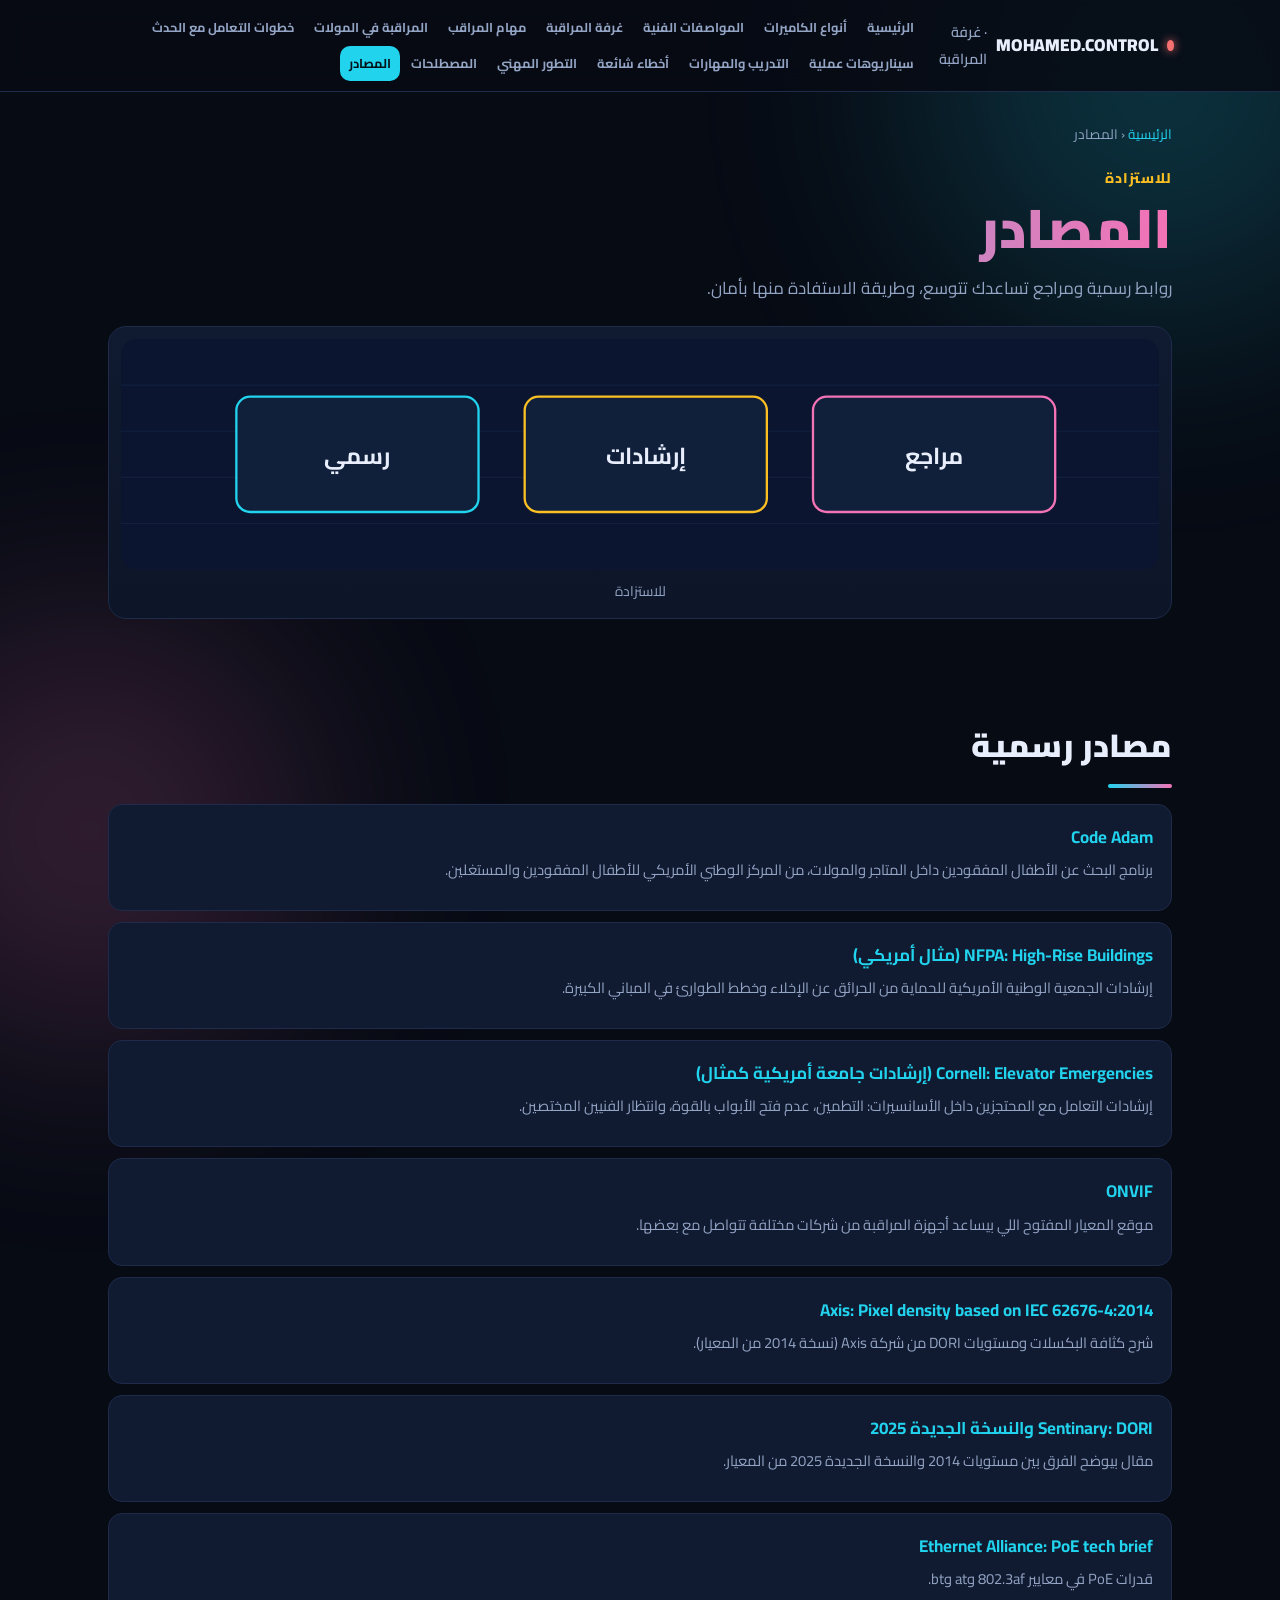
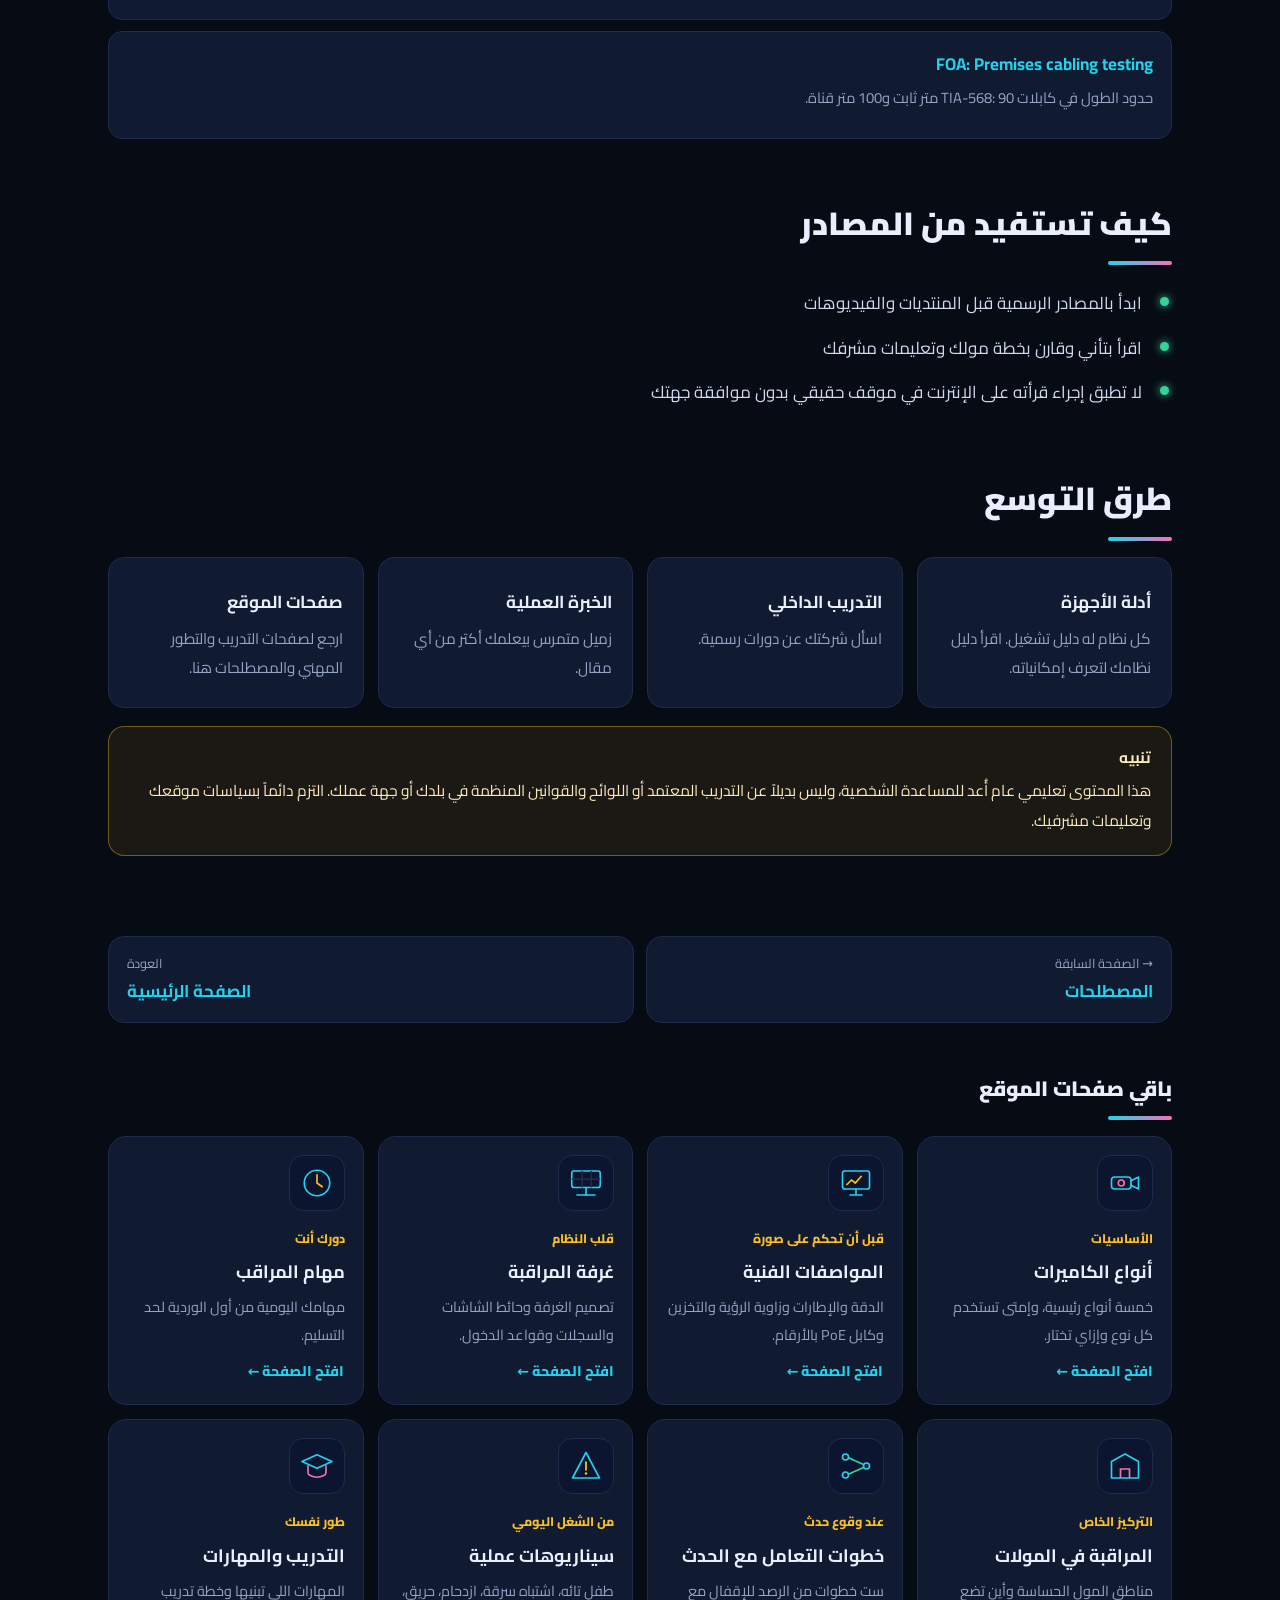
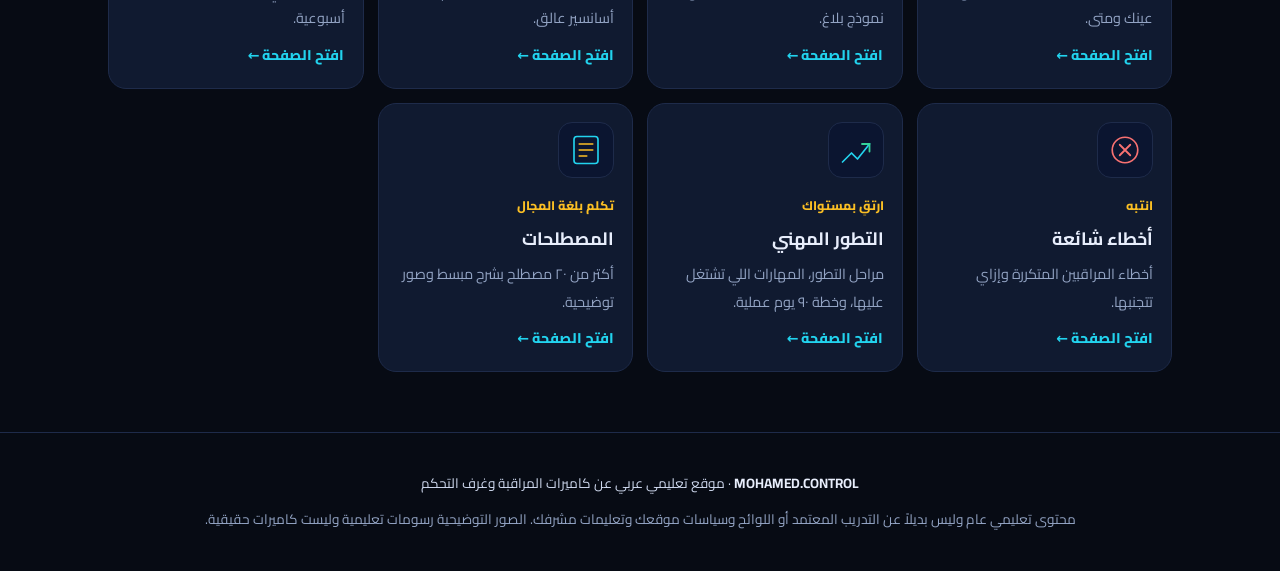
<file: sources.html>
<!DOCTYPE html>
<html lang="ar" dir="rtl">
<head>
<meta charset="UTF-8">
<meta name="viewport" content="width=device-width, initial-scale=1.0">
<title>المصادر | MOHAMED.CONTROL</title>
<meta name="description" content="روابط رسمية وكتب ومراجع للتوسع.">
<link rel="preconnect" href="https://fonts.googleapis.com">
<link rel="preconnect" href="https://fonts.gstatic.com" crossorigin>
<link href="https://fonts.googleapis.com/css2?family=Cairo:wght@400;600;700;800;900&display=swap" rel="stylesheet">
<link rel="stylesheet" href="style.css?v=2">
</head>
<body>
<div class="glow a"></div><div class="glow b"></div>
<nav><div class="nav-in"><a class="brand" href="index.html"><span class="dot"></span>MOHAMED.CONTROL <small>· غرفة المراقبة</small></a><button class="menu-btn" id="mb" aria-expanded="false" aria-controls="lk">القائمة ☰</button><div class="links" id="lk"><a href='index.html'>الرئيسية</a><a href='cameras.html'>أنواع الكاميرات</a><a href='specs.html'>المواصفات الفنية</a><a href='control-room.html'>غرفة المراقبة</a><a href='duties.html'>مهام المراقب</a><a href='malls.html'>المراقبة في المولات</a><a href='incident.html'>خطوات التعامل مع الحدث</a><a href='scenarios.html'>سيناريوهات عملية</a><a href='training.html'>التدريب والمهارات</a><a href='mistakes.html'>أخطاء شائعة</a><a href='growth.html'>التطور المهني</a><a href='terms.html'>المصطلحات</a><a href='sources.html' class='cur'>المصادر</a></div></div></nav><div class="phero"><div class="crumb"><a href="index.html">الرئيسية</a> ‹ المصادر</div>
<div style="margin-top:14px"><span class="tag">للاستزادة</span></div><h1>المصادر</h1><p class="lead">روابط رسمية ومراجع تساعدك تتوسع، وطريقة الاستفادة منها بأمان.</p>
<figure class="fig hero-fig"><svg class='sv' viewBox='0 0 900 200' role='img' aria-label='sources'><rect width='900' height='200' rx='14' fill='#0b1530'/><line x1='0' y1='40' x2='900' y2='40' stroke='#10203e' stroke-width='1' stroke-linecap='round' /><line x1='0' y1='80' x2='900' y2='80' stroke='#10203e' stroke-width='1' stroke-linecap='round' /><line x1='0' y1='120' x2='900' y2='120' stroke='#10203e' stroke-width='1' stroke-linecap='round' /><line x1='0' y1='160' x2='900' y2='160' stroke='#10203e' stroke-width='1' stroke-linecap='round' /><rect x='100' y='50' width='210' height='100' rx='12' fill='#10203a' stroke='#22d3ee' stroke-width='2' /><text x='205' y='108' font-size='20' font-weight='700' text-anchor='middle' class=''>رسمي</text><rect x='350' y='50' width='210' height='100' rx='12' fill='#10203a' stroke='#fbbf24' stroke-width='2' /><text x='455' y='108' font-size='20' font-weight='700' text-anchor='middle' class=''>إرشادات</text><rect x='600' y='50' width='210' height='100' rx='12' fill='#10203a' stroke='#f472b6' stroke-width='2' /><text x='705' y='108' font-size='20' font-weight='700' text-anchor='middle' class=''>مراجع</text></svg><figcaption>للاستزادة</figcaption></figure></div>
<main><section class='blk'><h2>مصادر رسمية</h2><a class='src' href='https://codeadam.missingkids.org/' target='_blank' rel='noopener'><b>Code Adam</b><p>برنامج البحث عن الأطفال المفقودين داخل المتاجر والمولات، من المركز الوطني الأمريكي للأطفال المفقودين والمستغلين.</p></a><a class='src' href='https://www.nfpa.org/education-and-research/building-and-life-safety/high-rise-buildings' target='_blank' rel='noopener'><b>NFPA: High-Rise Buildings (مثال أمريكي)</b><p>إرشادات الجمعية الوطنية الأمريكية للحماية من الحرائق عن الإخلاء وخطط الطوارئ في المباني الكبيرة.</p></a><a class='src' href='https://emergency.cornell.edu/eag/elevator-emergencies/' target='_blank' rel='noopener'><b>Cornell: Elevator Emergencies (إرشادات جامعة أمريكية كمثال)</b><p>إرشادات التعامل مع المحتجزين داخل الأسانسيرات: التطمين، عدم فتح الأبواب بالقوة، وانتظار الفنيين المختصين.</p></a><a class='src' href='https://www.onvif.org/' target='_blank' rel='noopener'><b>ONVIF</b><p>موقع المعيار المفتوح اللي بيساعد أجهزة المراقبة من شركات مختلفة تتواصل مع بعضها.</p></a><a class='src' href='https://whitepapers.axis.com/en-us/pixel-density-based-on-iec-62676-4-2014' target='_blank' rel='noopener'><b>Axis: Pixel density based on IEC 62676-4:2014</b><p>شرح كثافة البكسلات ومستويات DORI من شركة Axis (نسخة 2014 من المعيار).</p></a><a class='src' href='https://sentinary.com/en/cctv-pixels-per-metre-dori-62676-4/' target='_blank' rel='noopener'><b>Sentinary: DORI والنسخة الجديدة 2025</b><p>مقال بيوضح الفرق بين مستويات 2014 والنسخة الجديدة 2025 من المعيار.</p></a><a class='src' href='https://ethernetalliance.org/wp-content/uploads/2020/02/EthernetAlliance_Gen2PoECertProgram_techbrief-FINAL-19DEC19.pdf' target='_blank' rel='noopener'><b>Ethernet Alliance: PoE tech brief</b><p>قدرات PoE في معايير 802.3af وat وbt.</p></a><a class='src' href='https://www.thefoa.org/tech/ref/premises/test.html' target='_blank' rel='noopener'><b>FOA: Premises cabling testing</b><p>حدود الطول في كابلات TIA-568: 90 متر ثابت و100 متر قناة.</p></a></section><section class='blk'><h2>كيف تستفيد من المصادر</h2><ul class='tick good'><li>ابدأ بالمصادر الرسمية قبل المنتديات والفيديوهات</li><li>اقرأ بتأني وقارن بخطة مولك وتعليمات مشرفك</li><li>لا تطبق إجراء قرأته على الإنترنت في موقف حقيقي بدون موافقة جهتك</li></ul></section><section class='blk'><h2>طرق التوسع</h2><div class='grid'><div class='card'><h3>أدلة الأجهزة</h3><p>كل نظام له دليل تشغيل. اقرأ دليل نظامك لتعرف إمكانياته.</p></div><div class='card'><h3>التدريب الداخلي</h3><p>اسأل شركتك عن دورات رسمية.</p></div><div class='card'><h3>الخبرة العملية</h3><p>زميل متمرس بيعلمك أكتر من أي مقال.</p></div><div class='card'><h3>صفحات الموقع</h3><p>ارجع لصفحات التدريب والتطور المهني والمصطلحات هنا.</p></div></div><div class='callout gold'><b>تنبيه</b><p>هذا المحتوى تعليمي عام أُعد للمساعدة الشخصية، وليس بديلاً عن التدريب المعتمد أو اللوائح والقوانين المنظمة في بلدك أو جهة عملك. التزم دائماً بسياسات موقعك وتعليمات مشرفيك.</p></div></section></main>
<div class="pager"><a href='terms.html'><small>→ الصفحة السابقة</small><b>المصطلحات</b></a><a style='text-align:end' href='index.html'><small>العودة</small><b>الصفحة الرئيسية</b></a></div>
<div class="more"><h2>باقي صفحات الموقع</h2><div class="pcards"><a class='pc' href='cameras.html'><div class='ic'><svg viewBox='0 0 48 48' aria-hidden='true'><rect x='6' y='16' width='26' height='16' rx='4' stroke='#22d3ee' stroke-width='2.2' fill='none' stroke-linecap='round' stroke-linejoin='round'/><path d='M32 21l10-5v16l-10-5' stroke='#22d3ee' stroke-width='2.2' fill='none' stroke-linecap='round' stroke-linejoin='round'/><circle cx='19' cy='24' r='4' stroke='#f472b6' stroke-width='2.2' fill='none'/></svg></div><small>الأساسيات</small><h3>أنواع الكاميرات</h3><p>خمسة أنواع رئيسية، وإمتى تستخدم كل نوع وإزاي تختار.</p><span class='go'>افتح الصفحة ←</span></a><a class='pc' href='specs.html'><div class='ic'><svg viewBox='0 0 48 48' aria-hidden='true'><rect x='6' y='8' width='36' height='24' rx='3' stroke='#22d3ee' stroke-width='2.2' fill='none' stroke-linecap='round' stroke-linejoin='round'/><path d='M16 40h16M24 32v8' stroke='#22d3ee' stroke-width='2.2' fill='none' stroke-linecap='round' stroke-linejoin='round'/><path d='M12 26l6-6 5 4 8-9' stroke='#fbbf24' stroke-width='2.2' fill='none' stroke-linecap='round'/></svg></div><small>قبل أن تحكم على صورة</small><h3>المواصفات الفنية</h3><p>الدقة والإطارات وزاوية الرؤية والتخزين وكابل PoE بالأرقام.</p><span class='go'>افتح الصفحة ←</span></a><a class='pc' href='control-room.html'><div class='ic'><svg viewBox='0 0 48 48' aria-hidden='true'><rect x='5' y='8' width='38' height='22' rx='3' stroke='#22d3ee' stroke-width='2.2' fill='none' stroke-linecap='round' stroke-linejoin='round'/><path d='M5 19h38M19 8v22M31 8v22' stroke='#1e2b4a' stroke-width='2'/><path d='M12 40h24' stroke='#22d3ee' stroke-width='2.2' fill='none' stroke-linecap='round' stroke-linejoin='round'/><path d='M24 30v10' stroke='#22d3ee' stroke-width='2.2' fill='none' stroke-linecap='round' stroke-linejoin='round'/></svg></div><small>قلب النظام</small><h3>غرفة المراقبة</h3><p>تصميم الغرفة وحائط الشاشات والسجلات وقواعد الدخول.</p><span class='go'>افتح الصفحة ←</span></a><a class='pc' href='duties.html'><div class='ic'><svg viewBox='0 0 48 48' aria-hidden='true'><circle cx='24' cy='24' r='17' stroke='#22d3ee' stroke-width='2.2' fill='none' stroke-linecap='round' stroke-linejoin='round'/><path d='M24 13v11l7 5' stroke='#fbbf24' stroke-width='2.2' fill='none' stroke-linecap='round'/></svg></div><small>دورك أنت</small><h3>مهام المراقب</h3><p>مهامك اليومية من أول الوردية لحد التسليم.</p><span class='go'>افتح الصفحة ←</span></a><a class='pc' href='malls.html'><div class='ic'><svg viewBox='0 0 48 48' aria-hidden='true'><path d='M6 40V18l18-10 18 10v22z' stroke='#22d3ee' stroke-width='2.2' fill='none' stroke-linecap='round' stroke-linejoin='round'/><path d='M18 40V28h12v12' stroke='#f472b6' stroke-width='2.2' fill='none'/></svg></div><small>التركيز الخاص</small><h3>المراقبة في المولات</h3><p>مناطق المول الحساسة وأين تضع عينك ومتى.</p><span class='go'>افتح الصفحة ←</span></a><a class='pc' href='incident.html'><div class='ic'><svg viewBox='0 0 48 48' aria-hidden='true'><circle cx='10' cy='12' r='4' stroke='#22d3ee' stroke-width='2.2' fill='none' stroke-linecap='round' stroke-linejoin='round'/><circle cx='38' cy='24' r='4' stroke='#22d3ee' stroke-width='2.2' fill='none' stroke-linecap='round' stroke-linejoin='round'/><circle cx='10' cy='36' r='4' stroke='#22d3ee' stroke-width='2.2' fill='none' stroke-linecap='round' stroke-linejoin='round'/><path d='M14 13l20 9M14 35l20-9' stroke='#34d399' stroke-width='2.2' fill='none'/></svg></div><small>عند وقوع حدث</small><h3>خطوات التعامل مع الحدث</h3><p>ست خطوات من الرصد للإقفال مع نموذج بلاغ.</p><span class='go'>افتح الصفحة ←</span></a><a class='pc' href='scenarios.html'><div class='ic'><svg viewBox='0 0 48 48' aria-hidden='true'><path d='M24 6l18 34H6z' stroke='#22d3ee' stroke-width='2.2' fill='none' stroke-linecap='round' stroke-linejoin='round'/><path d='M24 19v10' stroke='#fbbf24' stroke-width='2.4' stroke-linecap='round'/><circle cx='24' cy='34' r='1.6' fill='#fbbf24'/></svg></div><small>من الشغل اليومي</small><h3>سيناريوهات عملية</h3><p>طفل تائه، اشتباه سرقة، ازدحام، حريق، أسانسير عالق.</p><span class='go'>افتح الصفحة ←</span></a><a class='pc' href='training.html'><div class='ic'><svg viewBox='0 0 48 48' aria-hidden='true'><path d='M4 18l20-9 20 9-20 9z' stroke='#22d3ee' stroke-width='2.2' fill='none' stroke-linecap='round' stroke-linejoin='round'/><path d='M12 23v10c0 3 6 6 12 6s12-3 12-6V23' stroke='#f472b6' stroke-width='2.2' fill='none'/></svg></div><small>طور نفسك</small><h3>التدريب والمهارات</h3><p>المهارات اللي تبنيها وخطة تدريب أسبوعية.</p><span class='go'>افتح الصفحة ←</span></a><a class='pc' href='mistakes.html'><div class='ic'><svg viewBox='0 0 48 48' aria-hidden='true'><circle cx='24' cy='24' r='17' stroke='#f87171' stroke-width='2.2' fill='none'/><path d='M17 17l14 14M31 17L17 31' stroke='#f87171' stroke-width='2.4' stroke-linecap='round'/></svg></div><small>انتبه</small><h3>أخطاء شائعة</h3><p>أخطاء المراقبين المتكررة وإزاي تتجنبها.</p><span class='go'>افتح الصفحة ←</span></a><a class='pc' href='growth.html'><div class='ic'><svg viewBox='0 0 48 48' aria-hidden='true'><path d='M6 40l12-12 8 8 16-20' stroke='#22d3ee' stroke-width='2.2' fill='none' stroke-linecap='round' stroke-linejoin='round'/><path d='M32 16h10v10' stroke='#34d399' stroke-width='2.4' fill='none' stroke-linecap='round'/></svg></div><small>ارتقِ بمستواك</small><h3>التطور المهني</h3><p>مراحل التطور، المهارات اللي تشتغل عليها، وخطة ٩٠ يوم عملية.</p><span class='go'>افتح الصفحة ←</span></a><a class='pc' href='terms.html'><div class='ic'><svg viewBox='0 0 48 48' aria-hidden='true'><rect x='8' y='6' width='32' height='36' rx='4' stroke='#22d3ee' stroke-width='2.2' fill='none' stroke-linecap='round' stroke-linejoin='round'/><path d='M15 16h18M15 24h18M15 32h10' stroke='#fbbf24' stroke-width='2.2' stroke-linecap='round'/></svg></div><small>تكلم بلغة المجال</small><h3>المصطلحات</h3><p>أكتر من ٢٠ مصطلح بشرح مبسط وصور توضيحية.</p><span class='go'>افتح الصفحة ←</span></a></div></div>
<footer><p><b>MOHAMED.CONTROL</b> · موقع تعليمي عربي عن كاميرات المراقبة وغرف التحكم</p><p style="margin-top:6px;color:var(--muted)">محتوى تعليمي عام وليس بديلاً عن التدريب المعتمد أو اللوائح وسياسات موقعك وتعليمات مشرفك. الصور التوضيحية رسومات تعليمية وليست كاميرات حقيقية.</p></footer>
<script src="app.js?v=2"></script>
</body></html>
</file>
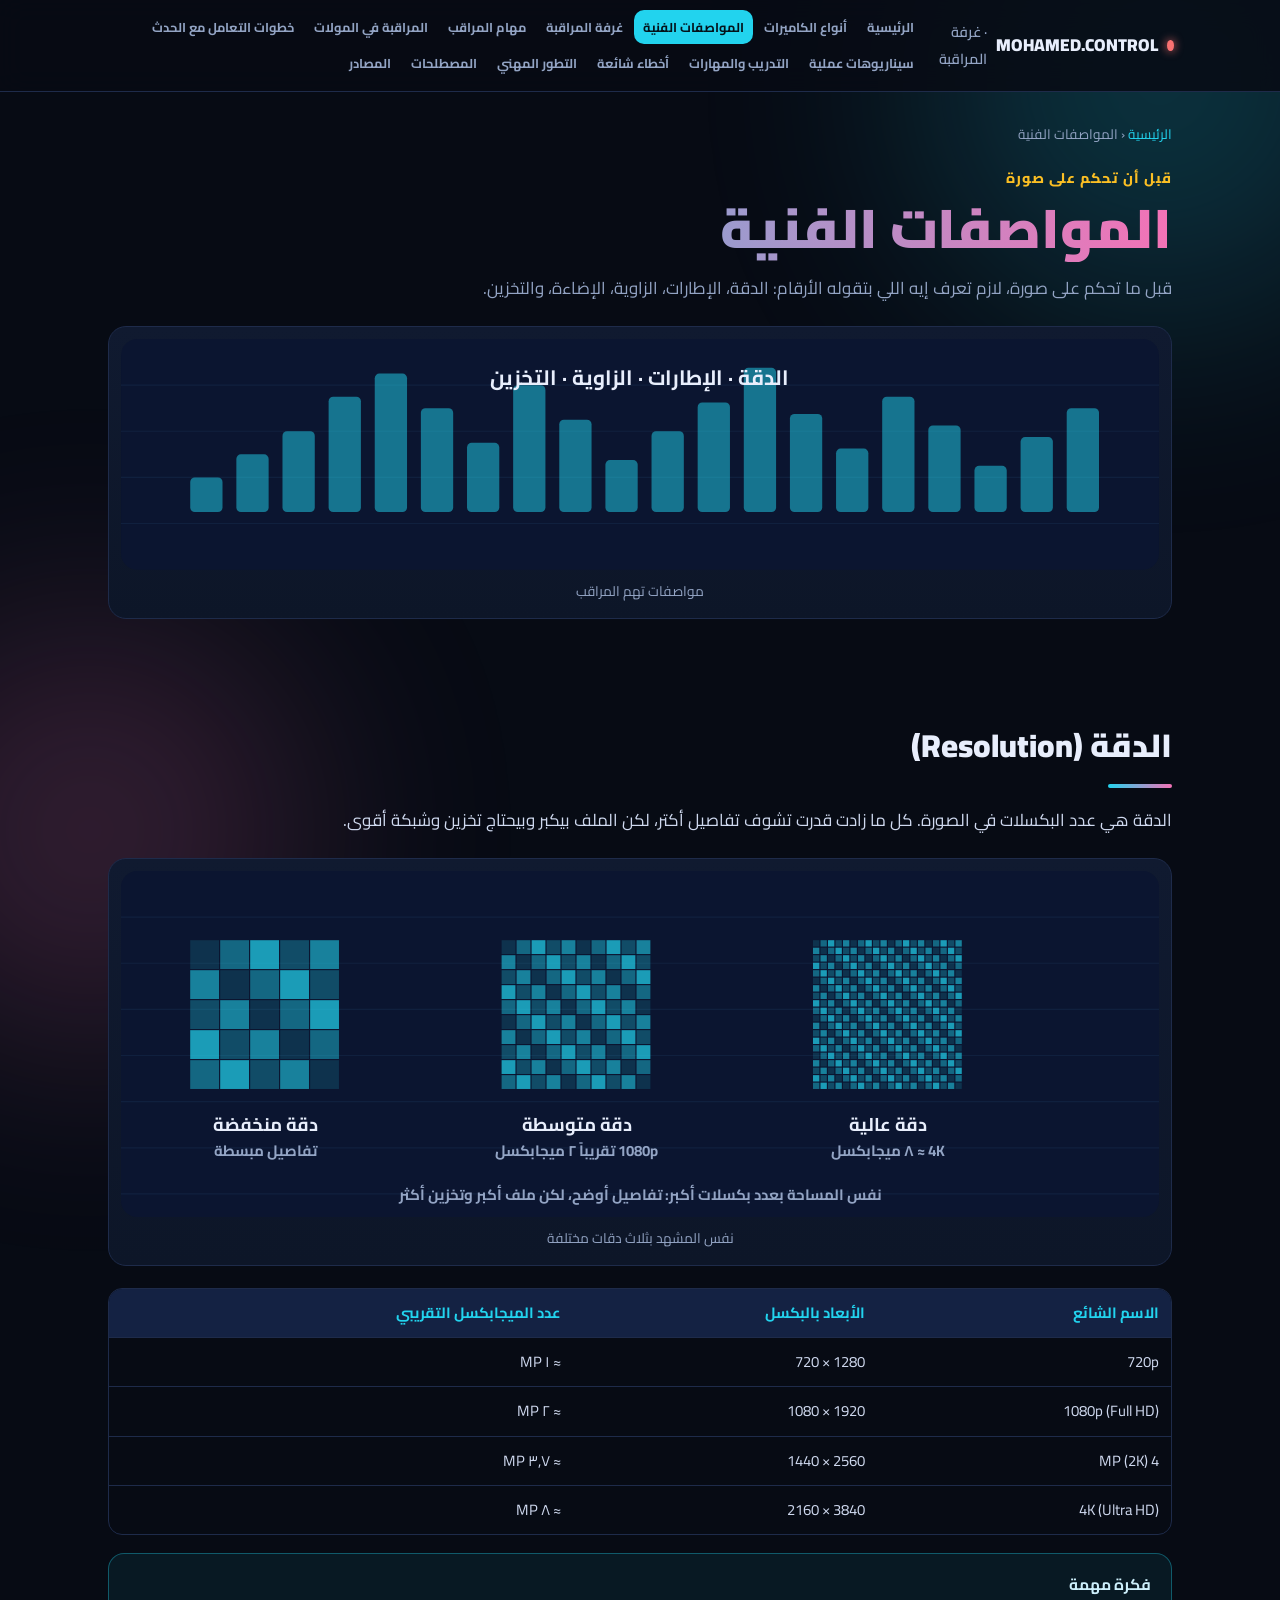
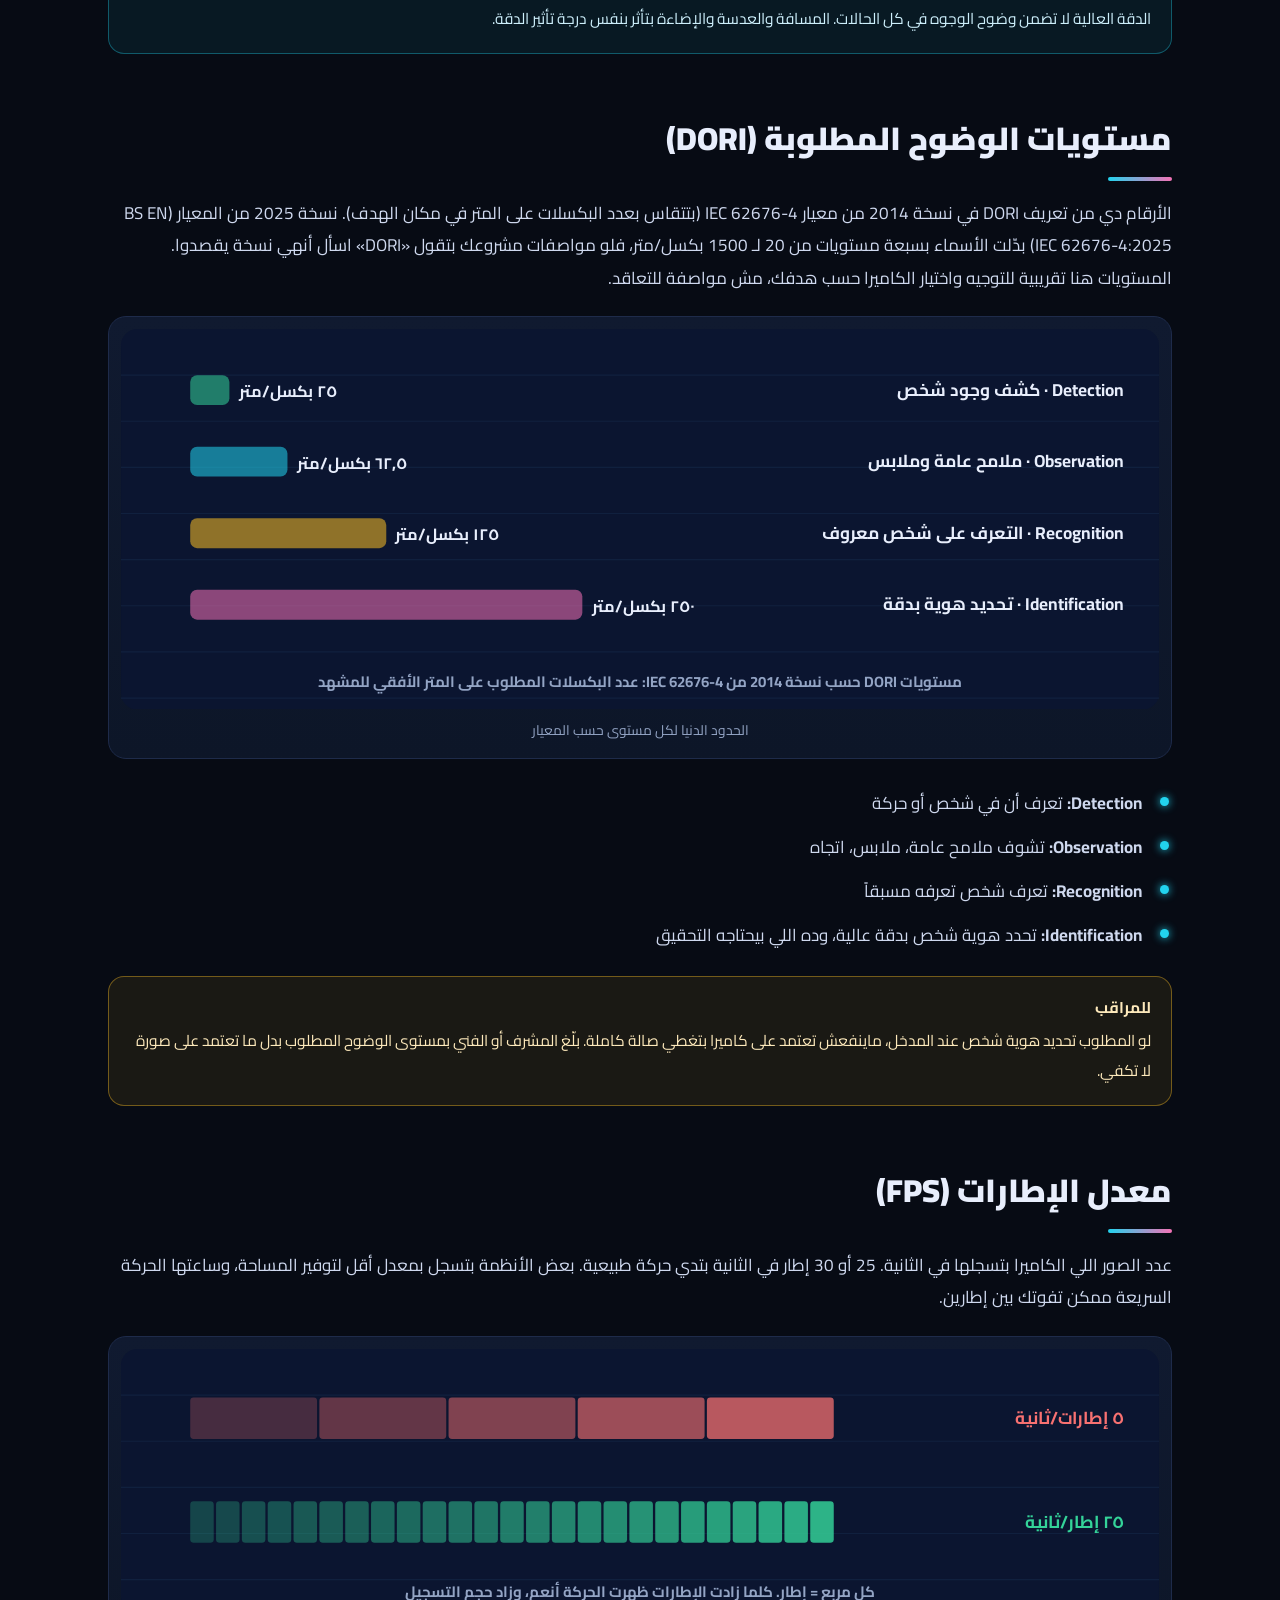
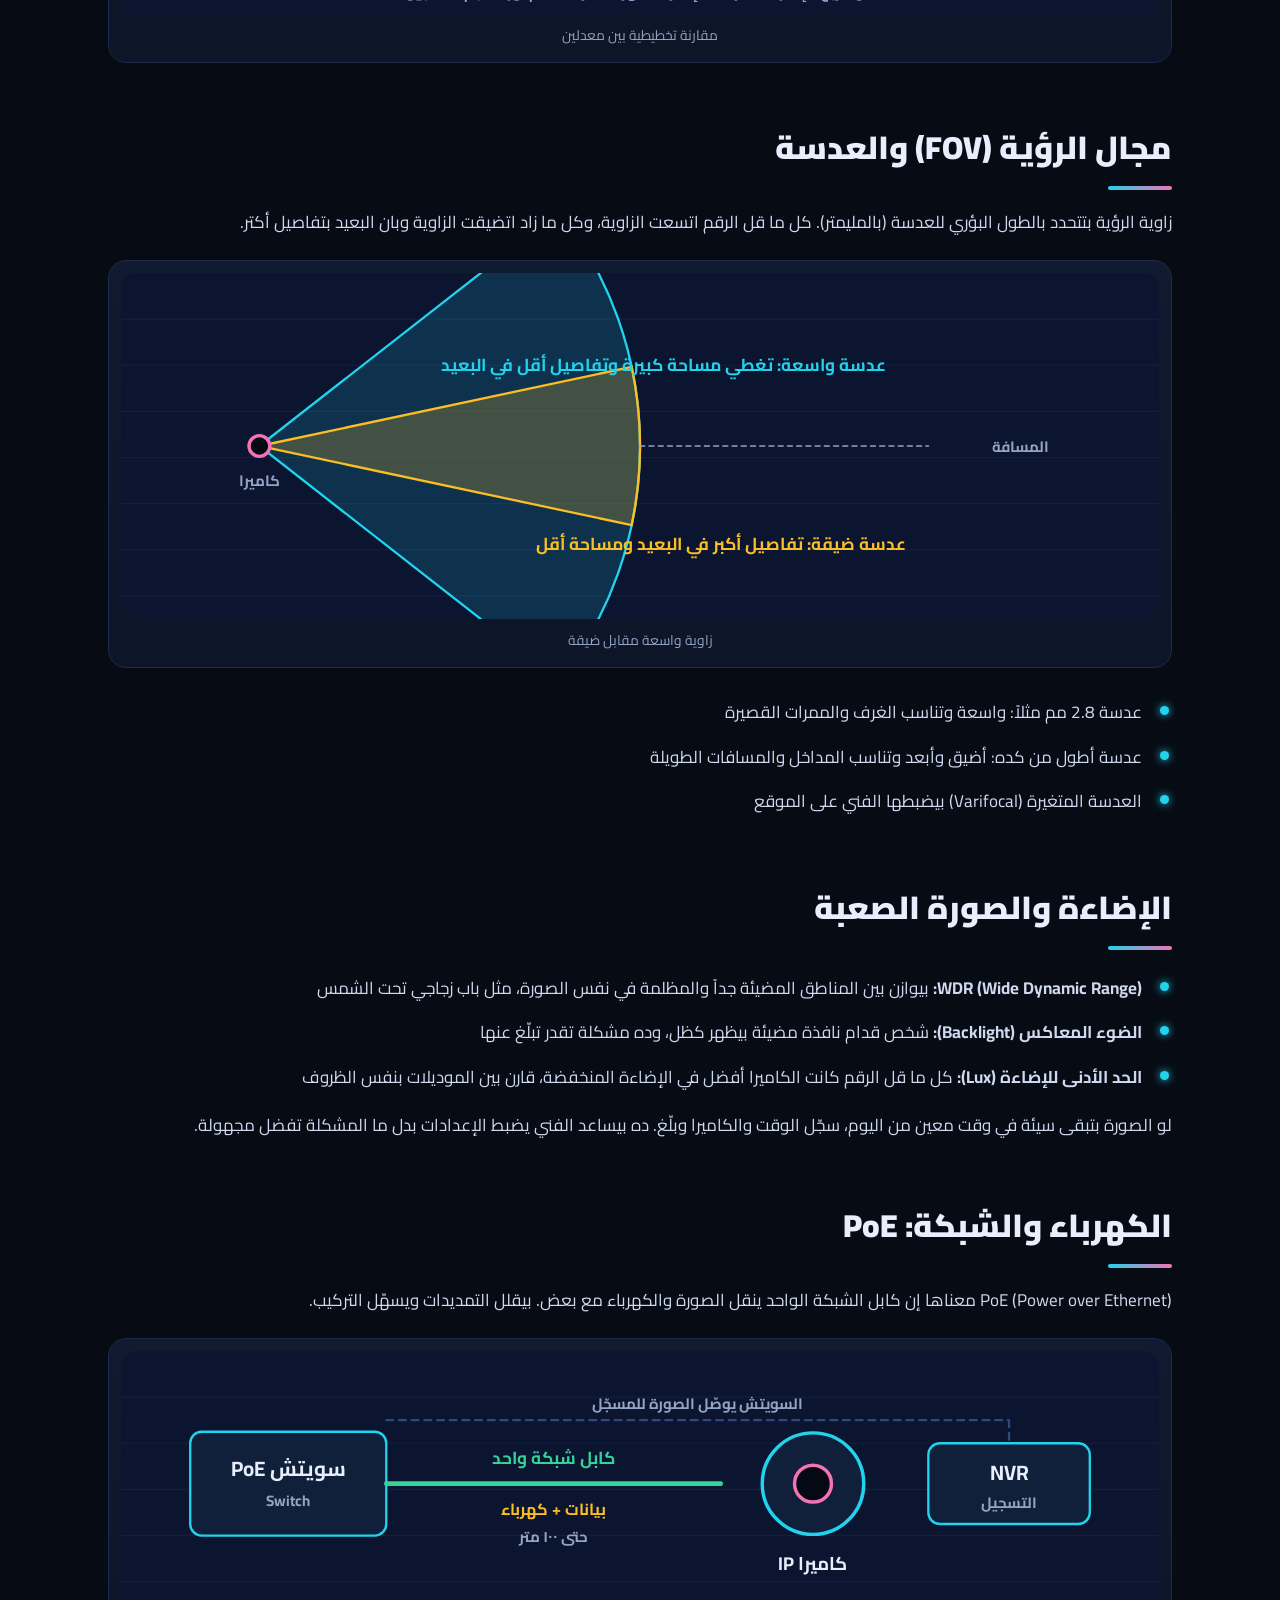
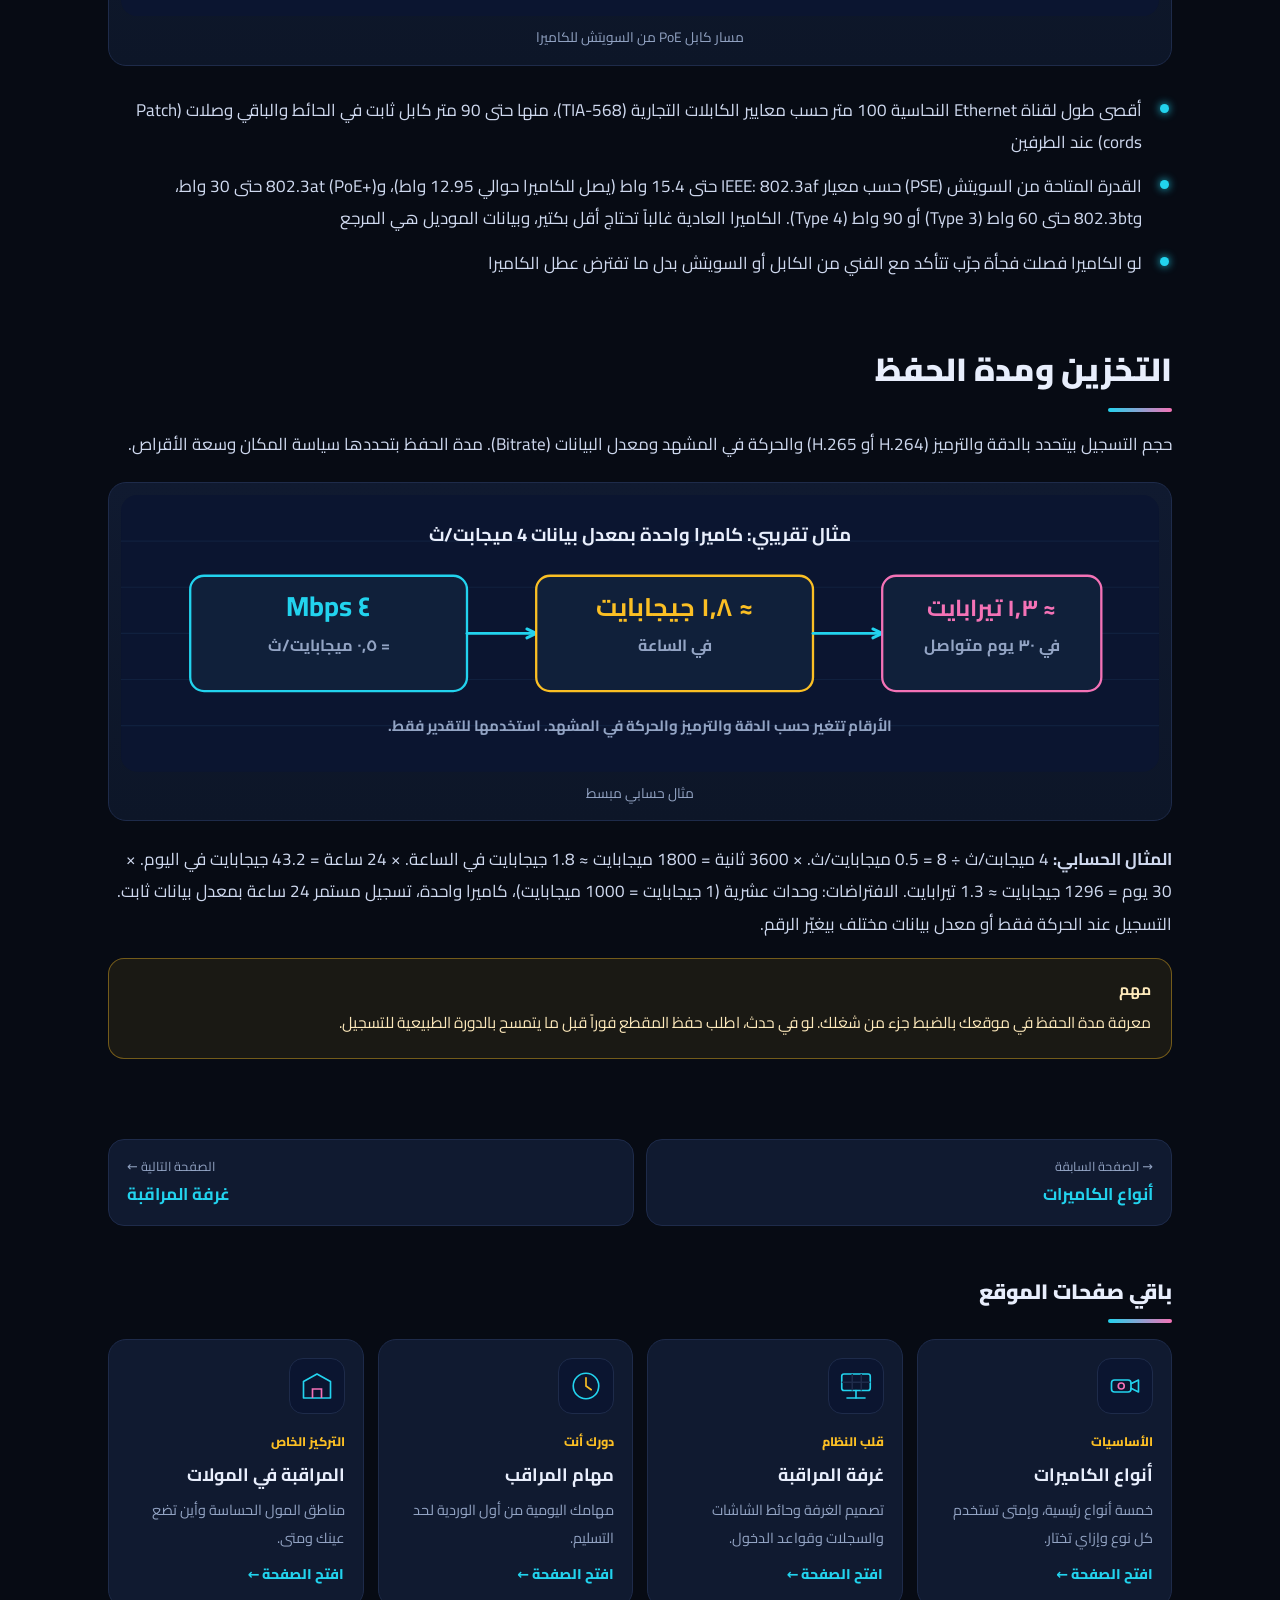
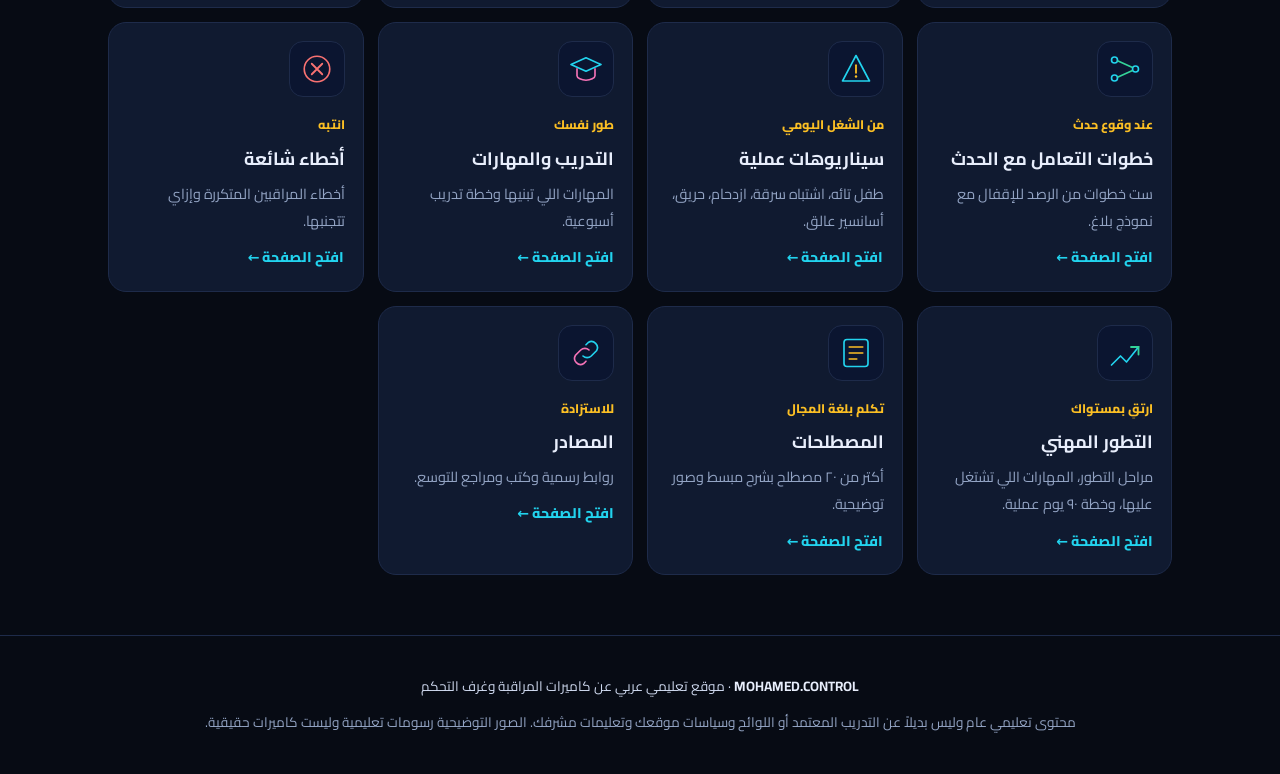
<file: specs.html>
<!DOCTYPE html>
<html lang="ar" dir="rtl">
<head>
<meta charset="UTF-8">
<meta name="viewport" content="width=device-width, initial-scale=1.0">
<title>المواصفات الفنية | MOHAMED.CONTROL</title>
<meta name="description" content="الدقة والإطارات وزاوية الرؤية والتخزين وكابل PoE بالأرقام.">
<link rel="preconnect" href="https://fonts.googleapis.com">
<link rel="preconnect" href="https://fonts.gstatic.com" crossorigin>
<link href="https://fonts.googleapis.com/css2?family=Cairo:wght@400;600;700;800;900&display=swap" rel="stylesheet">
<link rel="stylesheet" href="style.css?v=2">
</head>
<body>
<div class="glow a"></div><div class="glow b"></div>
<nav><div class="nav-in"><a class="brand" href="index.html"><span class="dot"></span>MOHAMED.CONTROL <small>· غرفة المراقبة</small></a><button class="menu-btn" id="mb" aria-expanded="false" aria-controls="lk">القائمة ☰</button><div class="links" id="lk"><a href='index.html'>الرئيسية</a><a href='cameras.html'>أنواع الكاميرات</a><a href='specs.html' class='cur'>المواصفات الفنية</a><a href='control-room.html'>غرفة المراقبة</a><a href='duties.html'>مهام المراقب</a><a href='malls.html'>المراقبة في المولات</a><a href='incident.html'>خطوات التعامل مع الحدث</a><a href='scenarios.html'>سيناريوهات عملية</a><a href='training.html'>التدريب والمهارات</a><a href='mistakes.html'>أخطاء شائعة</a><a href='growth.html'>التطور المهني</a><a href='terms.html'>المصطلحات</a><a href='sources.html'>المصادر</a></div></div></nav><div class="phero"><div class="crumb"><a href="index.html">الرئيسية</a> ‹ المواصفات الفنية</div>
<div style="margin-top:14px"><span class="tag">قبل أن تحكم على صورة</span></div><h1>المواصفات الفنية</h1><p class="lead">قبل ما تحكم على صورة، لازم تعرف إيه اللي بتقوله الأرقام: الدقة، الإطارات، الزاوية، الإضاءة، والتخزين.</p>
<figure class="fig hero-fig"><svg class='sv' viewBox='0 0 900 200' role='img' aria-label='specs'><rect width='900' height='200' rx='14' fill='#0b1530'/><line x1='0' y1='40' x2='900' y2='40' stroke='#10203e' stroke-width='1' stroke-linecap='round' /><line x1='0' y1='80' x2='900' y2='80' stroke='#10203e' stroke-width='1' stroke-linecap='round' /><line x1='0' y1='120' x2='900' y2='120' stroke='#10203e' stroke-width='1' stroke-linecap='round' /><line x1='0' y1='160' x2='900' y2='160' stroke='#10203e' stroke-width='1' stroke-linecap='round' /><rect x='60' y='120' width='28' height='30' rx='4' fill='#22d3ee' stroke='#22d3ee' stroke-width='0' fill-opacity='.5'/><rect x='100' y='100' width='28' height='50' rx='4' fill='#22d3ee' stroke='#22d3ee' stroke-width='0' fill-opacity='.5'/><rect x='140' y='80' width='28' height='70' rx='4' fill='#22d3ee' stroke='#22d3ee' stroke-width='0' fill-opacity='.5'/><rect x='180' y='50' width='28' height='100' rx='4' fill='#22d3ee' stroke='#22d3ee' stroke-width='0' fill-opacity='.5'/><rect x='220' y='30' width='28' height='120' rx='4' fill='#22d3ee' stroke='#22d3ee' stroke-width='0' fill-opacity='.5'/><rect x='260' y='60' width='28' height='90' rx='4' fill='#22d3ee' stroke='#22d3ee' stroke-width='0' fill-opacity='.5'/><rect x='300' y='90' width='28' height='60' rx='4' fill='#22d3ee' stroke='#22d3ee' stroke-width='0' fill-opacity='.5'/><rect x='340' y='40' width='28' height='110' rx='4' fill='#22d3ee' stroke='#22d3ee' stroke-width='0' fill-opacity='.5'/><rect x='380' y='70' width='28' height='80' rx='4' fill='#22d3ee' stroke='#22d3ee' stroke-width='0' fill-opacity='.5'/><rect x='420' y='105' width='28' height='45' rx='4' fill='#22d3ee' stroke='#22d3ee' stroke-width='0' fill-opacity='.5'/><rect x='460' y='80' width='28' height='70' rx='4' fill='#22d3ee' stroke='#22d3ee' stroke-width='0' fill-opacity='.5'/><rect x='500' y='55' width='28' height='95' rx='4' fill='#22d3ee' stroke='#22d3ee' stroke-width='0' fill-opacity='.5'/><rect x='540' y='25' width='28' height='125' rx='4' fill='#22d3ee' stroke='#22d3ee' stroke-width='0' fill-opacity='.5'/><rect x='580' y='65' width='28' height='85' rx='4' fill='#22d3ee' stroke='#22d3ee' stroke-width='0' fill-opacity='.5'/><rect x='620' y='95' width='28' height='55' rx='4' fill='#22d3ee' stroke='#22d3ee' stroke-width='0' fill-opacity='.5'/><rect x='660' y='50' width='28' height='100' rx='4' fill='#22d3ee' stroke='#22d3ee' stroke-width='0' fill-opacity='.5'/><rect x='700' y='75' width='28' height='75' rx='4' fill='#22d3ee' stroke='#22d3ee' stroke-width='0' fill-opacity='.5'/><rect x='740' y='110' width='28' height='40' rx='4' fill='#22d3ee' stroke='#22d3ee' stroke-width='0' fill-opacity='.5'/><rect x='780' y='85' width='28' height='65' rx='4' fill='#22d3ee' stroke='#22d3ee' stroke-width='0' fill-opacity='.5'/><rect x='820' y='60' width='28' height='90' rx='4' fill='#22d3ee' stroke='#22d3ee' stroke-width='0' fill-opacity='.5'/><text x='450' y='40' font-size='18' font-weight='700' text-anchor='middle' class=''>الدقة · الإطارات · الزاوية · التخزين</text></svg><figcaption>مواصفات تهم المراقب</figcaption></figure></div>
<main><section class='blk'><h2>الدقة (Resolution)</h2><p>الدقة هي عدد البكسلات في الصورة. كل ما زادت قدرت تشوف تفاصيل أكتر، لكن الملف بيكبر وبيحتاج تخزين وشبكة أقوى.</p><figure class='fig'><svg class='sv' viewBox='0 0 900 300' role='img' aria-label='مقارنة الدقة'><rect width='900' height='300' rx='14' fill='#0b1530'/><line x1='0' y1='40' x2='900' y2='40' stroke='#10203e' stroke-width='1' stroke-linecap='round' /><line x1='0' y1='80' x2='900' y2='80' stroke='#10203e' stroke-width='1' stroke-linecap='round' /><line x1='0' y1='120' x2='900' y2='120' stroke='#10203e' stroke-width='1' stroke-linecap='round' /><line x1='0' y1='160' x2='900' y2='160' stroke='#10203e' stroke-width='1' stroke-linecap='round' /><line x1='0' y1='200' x2='900' y2='200' stroke='#10203e' stroke-width='1' stroke-linecap='round' /><line x1='0' y1='240' x2='900' y2='240' stroke='#10203e' stroke-width='1' stroke-linecap='round' /><line x1='0' y1='280' x2='900' y2='280' stroke='#10203e' stroke-width='1' stroke-linecap='round' /><rect x='60' y='60' width='25' height='25' fill='#22d3ee' fill-opacity='0.15'/><rect x='60' y='86' width='25' height='25' fill='#22d3ee' fill-opacity='0.57'/><rect x='60' y='112' width='25' height='25' fill='#22d3ee' fill-opacity='0.29'/><rect x='60' y='138' width='25' height='25' fill='#22d3ee' fill-opacity='0.71'/><rect x='60' y='164' width='25' height='25' fill='#22d3ee' fill-opacity='0.43'/><rect x='86' y='60' width='25' height='25' fill='#22d3ee' fill-opacity='0.43'/><rect x='86' y='86' width='25' height='25' fill='#22d3ee' fill-opacity='0.15'/><rect x='86' y='112' width='25' height='25' fill='#22d3ee' fill-opacity='0.57'/><rect x='86' y='138' width='25' height='25' fill='#22d3ee' fill-opacity='0.29'/><rect x='86' y='164' width='25' height='25' fill='#22d3ee' fill-opacity='0.71'/><rect x='112' y='60' width='25' height='25' fill='#22d3ee' fill-opacity='0.71'/><rect x='112' y='86' width='25' height='25' fill='#22d3ee' fill-opacity='0.43'/><rect x='112' y='112' width='25' height='25' fill='#22d3ee' fill-opacity='0.15'/><rect x='112' y='138' width='25' height='25' fill='#22d3ee' fill-opacity='0.57'/><rect x='112' y='164' width='25' height='25' fill='#22d3ee' fill-opacity='0.29'/><rect x='138' y='60' width='25' height='25' fill='#22d3ee' fill-opacity='0.29'/><rect x='138' y='86' width='25' height='25' fill='#22d3ee' fill-opacity='0.71'/><rect x='138' y='112' width='25' height='25' fill='#22d3ee' fill-opacity='0.43'/><rect x='138' y='138' width='25' height='25' fill='#22d3ee' fill-opacity='0.15'/><rect x='138' y='164' width='25' height='25' fill='#22d3ee' fill-opacity='0.57'/><rect x='164' y='60' width='25' height='25' fill='#22d3ee' fill-opacity='0.57'/><rect x='164' y='86' width='25' height='25' fill='#22d3ee' fill-opacity='0.29'/><rect x='164' y='112' width='25' height='25' fill='#22d3ee' fill-opacity='0.71'/><rect x='164' y='138' width='25' height='25' fill='#22d3ee' fill-opacity='0.43'/><rect x='164' y='164' width='25' height='25' fill='#22d3ee' fill-opacity='0.15'/><text x='125' y='225' font-size='16' font-weight='700' text-anchor='middle' class=''>دقة منخفضة</text><text x='125' y='247' font-size='13' font-weight='700' text-anchor='middle' class='m'>تفاصيل مبسطة</text><rect x='330' y='60' width='12' height='12' fill='#22d3ee' fill-opacity='0.15'/><rect x='330' y='73' width='12' height='12' fill='#22d3ee' fill-opacity='0.57'/><rect x='330' y='86' width='12' height='12' fill='#22d3ee' fill-opacity='0.29'/><rect x='330' y='99' width='12' height='12' fill='#22d3ee' fill-opacity='0.71'/><rect x='330' y='112' width='12' height='12' fill='#22d3ee' fill-opacity='0.43'/><rect x='330' y='125' width='12' height='12' fill='#22d3ee' fill-opacity='0.15'/><rect x='330' y='138' width='12' height='12' fill='#22d3ee' fill-opacity='0.57'/><rect x='330' y='151' width='12' height='12' fill='#22d3ee' fill-opacity='0.29'/><rect x='330' y='164' width='12' height='12' fill='#22d3ee' fill-opacity='0.71'/><rect x='330' y='177' width='12' height='12' fill='#22d3ee' fill-opacity='0.43'/><rect x='343' y='60' width='12' height='12' fill='#22d3ee' fill-opacity='0.43'/><rect x='343' y='73' width='12' height='12' fill='#22d3ee' fill-opacity='0.15'/><rect x='343' y='86' width='12' height='12' fill='#22d3ee' fill-opacity='0.57'/><rect x='343' y='99' width='12' height='12' fill='#22d3ee' fill-opacity='0.29'/><rect x='343' y='112' width='12' height='12' fill='#22d3ee' fill-opacity='0.71'/><rect x='343' y='125' width='12' height='12' fill='#22d3ee' fill-opacity='0.43'/><rect x='343' y='138' width='12' height='12' fill='#22d3ee' fill-opacity='0.15'/><rect x='343' y='151' width='12' height='12' fill='#22d3ee' fill-opacity='0.57'/><rect x='343' y='164' width='12' height='12' fill='#22d3ee' fill-opacity='0.29'/><rect x='343' y='177' width='12' height='12' fill='#22d3ee' fill-opacity='0.71'/><rect x='356' y='60' width='12' height='12' fill='#22d3ee' fill-opacity='0.71'/><rect x='356' y='73' width='12' height='12' fill='#22d3ee' fill-opacity='0.43'/><rect x='356' y='86' width='12' height='12' fill='#22d3ee' fill-opacity='0.15'/><rect x='356' y='99' width='12' height='12' fill='#22d3ee' fill-opacity='0.57'/><rect x='356' y='112' width='12' height='12' fill='#22d3ee' fill-opacity='0.29'/><rect x='356' y='125' width='12' height='12' fill='#22d3ee' fill-opacity='0.71'/><rect x='356' y='138' width='12' height='12' fill='#22d3ee' fill-opacity='0.43'/><rect x='356' y='151' width='12' height='12' fill='#22d3ee' fill-opacity='0.15'/><rect x='356' y='164' width='12' height='12' fill='#22d3ee' fill-opacity='0.57'/><rect x='356' y='177' width='12' height='12' fill='#22d3ee' fill-opacity='0.29'/><rect x='369' y='60' width='12' height='12' fill='#22d3ee' fill-opacity='0.29'/><rect x='369' y='73' width='12' height='12' fill='#22d3ee' fill-opacity='0.71'/><rect x='369' y='86' width='12' height='12' fill='#22d3ee' fill-opacity='0.43'/><rect x='369' y='99' width='12' height='12' fill='#22d3ee' fill-opacity='0.15'/><rect x='369' y='112' width='12' height='12' fill='#22d3ee' fill-opacity='0.57'/><rect x='369' y='125' width='12' height='12' fill='#22d3ee' fill-opacity='0.29'/><rect x='369' y='138' width='12' height='12' fill='#22d3ee' fill-opacity='0.71'/><rect x='369' y='151' width='12' height='12' fill='#22d3ee' fill-opacity='0.43'/><rect x='369' y='164' width='12' height='12' fill='#22d3ee' fill-opacity='0.15'/><rect x='369' y='177' width='12' height='12' fill='#22d3ee' fill-opacity='0.57'/><rect x='382' y='60' width='12' height='12' fill='#22d3ee' fill-opacity='0.57'/><rect x='382' y='73' width='12' height='12' fill='#22d3ee' fill-opacity='0.29'/><rect x='382' y='86' width='12' height='12' fill='#22d3ee' fill-opacity='0.71'/><rect x='382' y='99' width='12' height='12' fill='#22d3ee' fill-opacity='0.43'/><rect x='382' y='112' width='12' height='12' fill='#22d3ee' fill-opacity='0.15'/><rect x='382' y='125' width='12' height='12' fill='#22d3ee' fill-opacity='0.57'/><rect x='382' y='138' width='12' height='12' fill='#22d3ee' fill-opacity='0.29'/><rect x='382' y='151' width='12' height='12' fill='#22d3ee' fill-opacity='0.71'/><rect x='382' y='164' width='12' height='12' fill='#22d3ee' fill-opacity='0.43'/><rect x='382' y='177' width='12' height='12' fill='#22d3ee' fill-opacity='0.15'/><rect x='395' y='60' width='12' height='12' fill='#22d3ee' fill-opacity='0.15'/><rect x='395' y='73' width='12' height='12' fill='#22d3ee' fill-opacity='0.57'/><rect x='395' y='86' width='12' height='12' fill='#22d3ee' fill-opacity='0.29'/><rect x='395' y='99' width='12' height='12' fill='#22d3ee' fill-opacity='0.71'/><rect x='395' y='112' width='12' height='12' fill='#22d3ee' fill-opacity='0.43'/><rect x='395' y='125' width='12' height='12' fill='#22d3ee' fill-opacity='0.15'/><rect x='395' y='138' width='12' height='12' fill='#22d3ee' fill-opacity='0.57'/><rect x='395' y='151' width='12' height='12' fill='#22d3ee' fill-opacity='0.29'/><rect x='395' y='164' width='12' height='12' fill='#22d3ee' fill-opacity='0.71'/><rect x='395' y='177' width='12' height='12' fill='#22d3ee' fill-opacity='0.43'/><rect x='408' y='60' width='12' height='12' fill='#22d3ee' fill-opacity='0.43'/><rect x='408' y='73' width='12' height='12' fill='#22d3ee' fill-opacity='0.15'/><rect x='408' y='86' width='12' height='12' fill='#22d3ee' fill-opacity='0.57'/><rect x='408' y='99' width='12' height='12' fill='#22d3ee' fill-opacity='0.29'/><rect x='408' y='112' width='12' height='12' fill='#22d3ee' fill-opacity='0.71'/><rect x='408' y='125' width='12' height='12' fill='#22d3ee' fill-opacity='0.43'/><rect x='408' y='138' width='12' height='12' fill='#22d3ee' fill-opacity='0.15'/><rect x='408' y='151' width='12' height='12' fill='#22d3ee' fill-opacity='0.57'/><rect x='408' y='164' width='12' height='12' fill='#22d3ee' fill-opacity='0.29'/><rect x='408' y='177' width='12' height='12' fill='#22d3ee' fill-opacity='0.71'/><rect x='421' y='60' width='12' height='12' fill='#22d3ee' fill-opacity='0.71'/><rect x='421' y='73' width='12' height='12' fill='#22d3ee' fill-opacity='0.43'/><rect x='421' y='86' width='12' height='12' fill='#22d3ee' fill-opacity='0.15'/><rect x='421' y='99' width='12' height='12' fill='#22d3ee' fill-opacity='0.57'/><rect x='421' y='112' width='12' height='12' fill='#22d3ee' fill-opacity='0.29'/><rect x='421' y='125' width='12' height='12' fill='#22d3ee' fill-opacity='0.71'/><rect x='421' y='138' width='12' height='12' fill='#22d3ee' fill-opacity='0.43'/><rect x='421' y='151' width='12' height='12' fill='#22d3ee' fill-opacity='0.15'/><rect x='421' y='164' width='12' height='12' fill='#22d3ee' fill-opacity='0.57'/><rect x='421' y='177' width='12' height='12' fill='#22d3ee' fill-opacity='0.29'/><rect x='434' y='60' width='12' height='12' fill='#22d3ee' fill-opacity='0.29'/><rect x='434' y='73' width='12' height='12' fill='#22d3ee' fill-opacity='0.71'/><rect x='434' y='86' width='12' height='12' fill='#22d3ee' fill-opacity='0.43'/><rect x='434' y='99' width='12' height='12' fill='#22d3ee' fill-opacity='0.15'/><rect x='434' y='112' width='12' height='12' fill='#22d3ee' fill-opacity='0.57'/><rect x='434' y='125' width='12' height='12' fill='#22d3ee' fill-opacity='0.29'/><rect x='434' y='138' width='12' height='12' fill='#22d3ee' fill-opacity='0.71'/><rect x='434' y='151' width='12' height='12' fill='#22d3ee' fill-opacity='0.43'/><rect x='434' y='164' width='12' height='12' fill='#22d3ee' fill-opacity='0.15'/><rect x='434' y='177' width='12' height='12' fill='#22d3ee' fill-opacity='0.57'/><rect x='447' y='60' width='12' height='12' fill='#22d3ee' fill-opacity='0.57'/><rect x='447' y='73' width='12' height='12' fill='#22d3ee' fill-opacity='0.29'/><rect x='447' y='86' width='12' height='12' fill='#22d3ee' fill-opacity='0.71'/><rect x='447' y='99' width='12' height='12' fill='#22d3ee' fill-opacity='0.43'/><rect x='447' y='112' width='12' height='12' fill='#22d3ee' fill-opacity='0.15'/><rect x='447' y='125' width='12' height='12' fill='#22d3ee' fill-opacity='0.57'/><rect x='447' y='138' width='12' height='12' fill='#22d3ee' fill-opacity='0.29'/><rect x='447' y='151' width='12' height='12' fill='#22d3ee' fill-opacity='0.71'/><rect x='447' y='164' width='12' height='12' fill='#22d3ee' fill-opacity='0.43'/><rect x='447' y='177' width='12' height='12' fill='#22d3ee' fill-opacity='0.15'/><text x='395' y='225' font-size='16' font-weight='700' text-anchor='middle' class=''>دقة متوسطة</text><text x='395' y='247' font-size='13' font-weight='700' text-anchor='middle' class='m'>1080p تقريباً ٢ ميجابكسل</text><rect x='600.0' y='60.0' width='5.5' height='5.5' fill='#22d3ee' fill-opacity='0.15'/><rect x='600.0' y='66.5' width='5.5' height='5.5' fill='#22d3ee' fill-opacity='0.57'/><rect x='600.0' y='73.0' width='5.5' height='5.5' fill='#22d3ee' fill-opacity='0.29'/><rect x='600.0' y='79.5' width='5.5' height='5.5' fill='#22d3ee' fill-opacity='0.71'/><rect x='600.0' y='86.0' width='5.5' height='5.5' fill='#22d3ee' fill-opacity='0.43'/><rect x='600.0' y='92.5' width='5.5' height='5.5' fill='#22d3ee' fill-opacity='0.15'/><rect x='600.0' y='99.0' width='5.5' height='5.5' fill='#22d3ee' fill-opacity='0.57'/><rect x='600.0' y='105.5' width='5.5' height='5.5' fill='#22d3ee' fill-opacity='0.29'/><rect x='600.0' y='112.0' width='5.5' height='5.5' fill='#22d3ee' fill-opacity='0.71'/><rect x='600.0' y='118.5' width='5.5' height='5.5' fill='#22d3ee' fill-opacity='0.43'/><rect x='600.0' y='125.0' width='5.5' height='5.5' fill='#22d3ee' fill-opacity='0.15'/><rect x='600.0' y='131.5' width='5.5' height='5.5' fill='#22d3ee' fill-opacity='0.57'/><rect x='600.0' y='138.0' width='5.5' height='5.5' fill='#22d3ee' fill-opacity='0.29'/><rect x='600.0' y='144.5' width='5.5' height='5.5' fill='#22d3ee' fill-opacity='0.71'/><rect x='600.0' y='151.0' width='5.5' height='5.5' fill='#22d3ee' fill-opacity='0.43'/><rect x='600.0' y='157.5' width='5.5' height='5.5' fill='#22d3ee' fill-opacity='0.15'/><rect x='600.0' y='164.0' width='5.5' height='5.5' fill='#22d3ee' fill-opacity='0.57'/><rect x='600.0' y='170.5' width='5.5' height='5.5' fill='#22d3ee' fill-opacity='0.29'/><rect x='600.0' y='177.0' width='5.5' height='5.5' fill='#22d3ee' fill-opacity='0.71'/><rect x='600.0' y='183.5' width='5.5' height='5.5' fill='#22d3ee' fill-opacity='0.43'/><rect x='606.5' y='60.0' width='5.5' height='5.5' fill='#22d3ee' fill-opacity='0.43'/><rect x='606.5' y='66.5' width='5.5' height='5.5' fill='#22d3ee' fill-opacity='0.15'/><rect x='606.5' y='73.0' width='5.5' height='5.5' fill='#22d3ee' fill-opacity='0.57'/><rect x='606.5' y='79.5' width='5.5' height='5.5' fill='#22d3ee' fill-opacity='0.29'/><rect x='606.5' y='86.0' width='5.5' height='5.5' fill='#22d3ee' fill-opacity='0.71'/><rect x='606.5' y='92.5' width='5.5' height='5.5' fill='#22d3ee' fill-opacity='0.43'/><rect x='606.5' y='99.0' width='5.5' height='5.5' fill='#22d3ee' fill-opacity='0.15'/><rect x='606.5' y='105.5' width='5.5' height='5.5' fill='#22d3ee' fill-opacity='0.57'/><rect x='606.5' y='112.0' width='5.5' height='5.5' fill='#22d3ee' fill-opacity='0.29'/><rect x='606.5' y='118.5' width='5.5' height='5.5' fill='#22d3ee' fill-opacity='0.71'/><rect x='606.5' y='125.0' width='5.5' height='5.5' fill='#22d3ee' fill-opacity='0.43'/><rect x='606.5' y='131.5' width='5.5' height='5.5' fill='#22d3ee' fill-opacity='0.15'/><rect x='606.5' y='138.0' width='5.5' height='5.5' fill='#22d3ee' fill-opacity='0.57'/><rect x='606.5' y='144.5' width='5.5' height='5.5' fill='#22d3ee' fill-opacity='0.29'/><rect x='606.5' y='151.0' width='5.5' height='5.5' fill='#22d3ee' fill-opacity='0.71'/><rect x='606.5' y='157.5' width='5.5' height='5.5' fill='#22d3ee' fill-opacity='0.43'/><rect x='606.5' y='164.0' width='5.5' height='5.5' fill='#22d3ee' fill-opacity='0.15'/><rect x='606.5' y='170.5' width='5.5' height='5.5' fill='#22d3ee' fill-opacity='0.57'/><rect x='606.5' y='177.0' width='5.5' height='5.5' fill='#22d3ee' fill-opacity='0.29'/><rect x='606.5' y='183.5' width='5.5' height='5.5' fill='#22d3ee' fill-opacity='0.71'/><rect x='613.0' y='60.0' width='5.5' height='5.5' fill='#22d3ee' fill-opacity='0.71'/><rect x='613.0' y='66.5' width='5.5' height='5.5' fill='#22d3ee' fill-opacity='0.43'/><rect x='613.0' y='73.0' width='5.5' height='5.5' fill='#22d3ee' fill-opacity='0.15'/><rect x='613.0' y='79.5' width='5.5' height='5.5' fill='#22d3ee' fill-opacity='0.57'/><rect x='613.0' y='86.0' width='5.5' height='5.5' fill='#22d3ee' fill-opacity='0.29'/><rect x='613.0' y='92.5' width='5.5' height='5.5' fill='#22d3ee' fill-opacity='0.71'/><rect x='613.0' y='99.0' width='5.5' height='5.5' fill='#22d3ee' fill-opacity='0.43'/><rect x='613.0' y='105.5' width='5.5' height='5.5' fill='#22d3ee' fill-opacity='0.15'/><rect x='613.0' y='112.0' width='5.5' height='5.5' fill='#22d3ee' fill-opacity='0.57'/><rect x='613.0' y='118.5' width='5.5' height='5.5' fill='#22d3ee' fill-opacity='0.29'/><rect x='613.0' y='125.0' width='5.5' height='5.5' fill='#22d3ee' fill-opacity='0.71'/><rect x='613.0' y='131.5' width='5.5' height='5.5' fill='#22d3ee' fill-opacity='0.43'/><rect x='613.0' y='138.0' width='5.5' height='5.5' fill='#22d3ee' fill-opacity='0.15'/><rect x='613.0' y='144.5' width='5.5' height='5.5' fill='#22d3ee' fill-opacity='0.57'/><rect x='613.0' y='151.0' width='5.5' height='5.5' fill='#22d3ee' fill-opacity='0.29'/><rect x='613.0' y='157.5' width='5.5' height='5.5' fill='#22d3ee' fill-opacity='0.71'/><rect x='613.0' y='164.0' width='5.5' height='5.5' fill='#22d3ee' fill-opacity='0.43'/><rect x='613.0' y='170.5' width='5.5' height='5.5' fill='#22d3ee' fill-opacity='0.15'/><rect x='613.0' y='177.0' width='5.5' height='5.5' fill='#22d3ee' fill-opacity='0.57'/><rect x='613.0' y='183.5' width='5.5' height='5.5' fill='#22d3ee' fill-opacity='0.29'/><rect x='619.5' y='60.0' width='5.5' height='5.5' fill='#22d3ee' fill-opacity='0.29'/><rect x='619.5' y='66.5' width='5.5' height='5.5' fill='#22d3ee' fill-opacity='0.71'/><rect x='619.5' y='73.0' width='5.5' height='5.5' fill='#22d3ee' fill-opacity='0.43'/><rect x='619.5' y='79.5' width='5.5' height='5.5' fill='#22d3ee' fill-opacity='0.15'/><rect x='619.5' y='86.0' width='5.5' height='5.5' fill='#22d3ee' fill-opacity='0.57'/><rect x='619.5' y='92.5' width='5.5' height='5.5' fill='#22d3ee' fill-opacity='0.29'/><rect x='619.5' y='99.0' width='5.5' height='5.5' fill='#22d3ee' fill-opacity='0.71'/><rect x='619.5' y='105.5' width='5.5' height='5.5' fill='#22d3ee' fill-opacity='0.43'/><rect x='619.5' y='112.0' width='5.5' height='5.5' fill='#22d3ee' fill-opacity='0.15'/><rect x='619.5' y='118.5' width='5.5' height='5.5' fill='#22d3ee' fill-opacity='0.57'/><rect x='619.5' y='125.0' width='5.5' height='5.5' fill='#22d3ee' fill-opacity='0.29'/><rect x='619.5' y='131.5' width='5.5' height='5.5' fill='#22d3ee' fill-opacity='0.71'/><rect x='619.5' y='138.0' width='5.5' height='5.5' fill='#22d3ee' fill-opacity='0.43'/><rect x='619.5' y='144.5' width='5.5' height='5.5' fill='#22d3ee' fill-opacity='0.15'/><rect x='619.5' y='151.0' width='5.5' height='5.5' fill='#22d3ee' fill-opacity='0.57'/><rect x='619.5' y='157.5' width='5.5' height='5.5' fill='#22d3ee' fill-opacity='0.29'/><rect x='619.5' y='164.0' width='5.5' height='5.5' fill='#22d3ee' fill-opacity='0.71'/><rect x='619.5' y='170.5' width='5.5' height='5.5' fill='#22d3ee' fill-opacity='0.43'/><rect x='619.5' y='177.0' width='5.5' height='5.5' fill='#22d3ee' fill-opacity='0.15'/><rect x='619.5' y='183.5' width='5.5' height='5.5' fill='#22d3ee' fill-opacity='0.57'/><rect x='626.0' y='60.0' width='5.5' height='5.5' fill='#22d3ee' fill-opacity='0.57'/><rect x='626.0' y='66.5' width='5.5' height='5.5' fill='#22d3ee' fill-opacity='0.29'/><rect x='626.0' y='73.0' width='5.5' height='5.5' fill='#22d3ee' fill-opacity='0.71'/><rect x='626.0' y='79.5' width='5.5' height='5.5' fill='#22d3ee' fill-opacity='0.43'/><rect x='626.0' y='86.0' width='5.5' height='5.5' fill='#22d3ee' fill-opacity='0.15'/><rect x='626.0' y='92.5' width='5.5' height='5.5' fill='#22d3ee' fill-opacity='0.57'/><rect x='626.0' y='99.0' width='5.5' height='5.5' fill='#22d3ee' fill-opacity='0.29'/><rect x='626.0' y='105.5' width='5.5' height='5.5' fill='#22d3ee' fill-opacity='0.71'/><rect x='626.0' y='112.0' width='5.5' height='5.5' fill='#22d3ee' fill-opacity='0.43'/><rect x='626.0' y='118.5' width='5.5' height='5.5' fill='#22d3ee' fill-opacity='0.15'/><rect x='626.0' y='125.0' width='5.5' height='5.5' fill='#22d3ee' fill-opacity='0.57'/><rect x='626.0' y='131.5' width='5.5' height='5.5' fill='#22d3ee' fill-opacity='0.29'/><rect x='626.0' y='138.0' width='5.5' height='5.5' fill='#22d3ee' fill-opacity='0.71'/><rect x='626.0' y='144.5' width='5.5' height='5.5' fill='#22d3ee' fill-opacity='0.43'/><rect x='626.0' y='151.0' width='5.5' height='5.5' fill='#22d3ee' fill-opacity='0.15'/><rect x='626.0' y='157.5' width='5.5' height='5.5' fill='#22d3ee' fill-opacity='0.57'/><rect x='626.0' y='164.0' width='5.5' height='5.5' fill='#22d3ee' fill-opacity='0.29'/><rect x='626.0' y='170.5' width='5.5' height='5.5' fill='#22d3ee' fill-opacity='0.71'/><rect x='626.0' y='177.0' width='5.5' height='5.5' fill='#22d3ee' fill-opacity='0.43'/><rect x='626.0' y='183.5' width='5.5' height='5.5' fill='#22d3ee' fill-opacity='0.15'/><rect x='632.5' y='60.0' width='5.5' height='5.5' fill='#22d3ee' fill-opacity='0.15'/><rect x='632.5' y='66.5' width='5.5' height='5.5' fill='#22d3ee' fill-opacity='0.57'/><rect x='632.5' y='73.0' width='5.5' height='5.5' fill='#22d3ee' fill-opacity='0.29'/><rect x='632.5' y='79.5' width='5.5' height='5.5' fill='#22d3ee' fill-opacity='0.71'/><rect x='632.5' y='86.0' width='5.5' height='5.5' fill='#22d3ee' fill-opacity='0.43'/><rect x='632.5' y='92.5' width='5.5' height='5.5' fill='#22d3ee' fill-opacity='0.15'/><rect x='632.5' y='99.0' width='5.5' height='5.5' fill='#22d3ee' fill-opacity='0.57'/><rect x='632.5' y='105.5' width='5.5' height='5.5' fill='#22d3ee' fill-opacity='0.29'/><rect x='632.5' y='112.0' width='5.5' height='5.5' fill='#22d3ee' fill-opacity='0.71'/><rect x='632.5' y='118.5' width='5.5' height='5.5' fill='#22d3ee' fill-opacity='0.43'/><rect x='632.5' y='125.0' width='5.5' height='5.5' fill='#22d3ee' fill-opacity='0.15'/><rect x='632.5' y='131.5' width='5.5' height='5.5' fill='#22d3ee' fill-opacity='0.57'/><rect x='632.5' y='138.0' width='5.5' height='5.5' fill='#22d3ee' fill-opacity='0.29'/><rect x='632.5' y='144.5' width='5.5' height='5.5' fill='#22d3ee' fill-opacity='0.71'/><rect x='632.5' y='151.0' width='5.5' height='5.5' fill='#22d3ee' fill-opacity='0.43'/><rect x='632.5' y='157.5' width='5.5' height='5.5' fill='#22d3ee' fill-opacity='0.15'/><rect x='632.5' y='164.0' width='5.5' height='5.5' fill='#22d3ee' fill-opacity='0.57'/><rect x='632.5' y='170.5' width='5.5' height='5.5' fill='#22d3ee' fill-opacity='0.29'/><rect x='632.5' y='177.0' width='5.5' height='5.5' fill='#22d3ee' fill-opacity='0.71'/><rect x='632.5' y='183.5' width='5.5' height='5.5' fill='#22d3ee' fill-opacity='0.43'/><rect x='639.0' y='60.0' width='5.5' height='5.5' fill='#22d3ee' fill-opacity='0.43'/><rect x='639.0' y='66.5' width='5.5' height='5.5' fill='#22d3ee' fill-opacity='0.15'/><rect x='639.0' y='73.0' width='5.5' height='5.5' fill='#22d3ee' fill-opacity='0.57'/><rect x='639.0' y='79.5' width='5.5' height='5.5' fill='#22d3ee' fill-opacity='0.29'/><rect x='639.0' y='86.0' width='5.5' height='5.5' fill='#22d3ee' fill-opacity='0.71'/><rect x='639.0' y='92.5' width='5.5' height='5.5' fill='#22d3ee' fill-opacity='0.43'/><rect x='639.0' y='99.0' width='5.5' height='5.5' fill='#22d3ee' fill-opacity='0.15'/><rect x='639.0' y='105.5' width='5.5' height='5.5' fill='#22d3ee' fill-opacity='0.57'/><rect x='639.0' y='112.0' width='5.5' height='5.5' fill='#22d3ee' fill-opacity='0.29'/><rect x='639.0' y='118.5' width='5.5' height='5.5' fill='#22d3ee' fill-opacity='0.71'/><rect x='639.0' y='125.0' width='5.5' height='5.5' fill='#22d3ee' fill-opacity='0.43'/><rect x='639.0' y='131.5' width='5.5' height='5.5' fill='#22d3ee' fill-opacity='0.15'/><rect x='639.0' y='138.0' width='5.5' height='5.5' fill='#22d3ee' fill-opacity='0.57'/><rect x='639.0' y='144.5' width='5.5' height='5.5' fill='#22d3ee' fill-opacity='0.29'/><rect x='639.0' y='151.0' width='5.5' height='5.5' fill='#22d3ee' fill-opacity='0.71'/><rect x='639.0' y='157.5' width='5.5' height='5.5' fill='#22d3ee' fill-opacity='0.43'/><rect x='639.0' y='164.0' width='5.5' height='5.5' fill='#22d3ee' fill-opacity='0.15'/><rect x='639.0' y='170.5' width='5.5' height='5.5' fill='#22d3ee' fill-opacity='0.57'/><rect x='639.0' y='177.0' width='5.5' height='5.5' fill='#22d3ee' fill-opacity='0.29'/><rect x='639.0' y='183.5' width='5.5' height='5.5' fill='#22d3ee' fill-opacity='0.71'/><rect x='645.5' y='60.0' width='5.5' height='5.5' fill='#22d3ee' fill-opacity='0.71'/><rect x='645.5' y='66.5' width='5.5' height='5.5' fill='#22d3ee' fill-opacity='0.43'/><rect x='645.5' y='73.0' width='5.5' height='5.5' fill='#22d3ee' fill-opacity='0.15'/><rect x='645.5' y='79.5' width='5.5' height='5.5' fill='#22d3ee' fill-opacity='0.57'/><rect x='645.5' y='86.0' width='5.5' height='5.5' fill='#22d3ee' fill-opacity='0.29'/><rect x='645.5' y='92.5' width='5.5' height='5.5' fill='#22d3ee' fill-opacity='0.71'/><rect x='645.5' y='99.0' width='5.5' height='5.5' fill='#22d3ee' fill-opacity='0.43'/><rect x='645.5' y='105.5' width='5.5' height='5.5' fill='#22d3ee' fill-opacity='0.15'/><rect x='645.5' y='112.0' width='5.5' height='5.5' fill='#22d3ee' fill-opacity='0.57'/><rect x='645.5' y='118.5' width='5.5' height='5.5' fill='#22d3ee' fill-opacity='0.29'/><rect x='645.5' y='125.0' width='5.5' height='5.5' fill='#22d3ee' fill-opacity='0.71'/><rect x='645.5' y='131.5' width='5.5' height='5.5' fill='#22d3ee' fill-opacity='0.43'/><rect x='645.5' y='138.0' width='5.5' height='5.5' fill='#22d3ee' fill-opacity='0.15'/><rect x='645.5' y='144.5' width='5.5' height='5.5' fill='#22d3ee' fill-opacity='0.57'/><rect x='645.5' y='151.0' width='5.5' height='5.5' fill='#22d3ee' fill-opacity='0.29'/><rect x='645.5' y='157.5' width='5.5' height='5.5' fill='#22d3ee' fill-opacity='0.71'/><rect x='645.5' y='164.0' width='5.5' height='5.5' fill='#22d3ee' fill-opacity='0.43'/><rect x='645.5' y='170.5' width='5.5' height='5.5' fill='#22d3ee' fill-opacity='0.15'/><rect x='645.5' y='177.0' width='5.5' height='5.5' fill='#22d3ee' fill-opacity='0.57'/><rect x='645.5' y='183.5' width='5.5' height='5.5' fill='#22d3ee' fill-opacity='0.29'/><rect x='652.0' y='60.0' width='5.5' height='5.5' fill='#22d3ee' fill-opacity='0.29'/><rect x='652.0' y='66.5' width='5.5' height='5.5' fill='#22d3ee' fill-opacity='0.71'/><rect x='652.0' y='73.0' width='5.5' height='5.5' fill='#22d3ee' fill-opacity='0.43'/><rect x='652.0' y='79.5' width='5.5' height='5.5' fill='#22d3ee' fill-opacity='0.15'/><rect x='652.0' y='86.0' width='5.5' height='5.5' fill='#22d3ee' fill-opacity='0.57'/><rect x='652.0' y='92.5' width='5.5' height='5.5' fill='#22d3ee' fill-opacity='0.29'/><rect x='652.0' y='99.0' width='5.5' height='5.5' fill='#22d3ee' fill-opacity='0.71'/><rect x='652.0' y='105.5' width='5.5' height='5.5' fill='#22d3ee' fill-opacity='0.43'/><rect x='652.0' y='112.0' width='5.5' height='5.5' fill='#22d3ee' fill-opacity='0.15'/><rect x='652.0' y='118.5' width='5.5' height='5.5' fill='#22d3ee' fill-opacity='0.57'/><rect x='652.0' y='125.0' width='5.5' height='5.5' fill='#22d3ee' fill-opacity='0.29'/><rect x='652.0' y='131.5' width='5.5' height='5.5' fill='#22d3ee' fill-opacity='0.71'/><rect x='652.0' y='138.0' width='5.5' height='5.5' fill='#22d3ee' fill-opacity='0.43'/><rect x='652.0' y='144.5' width='5.5' height='5.5' fill='#22d3ee' fill-opacity='0.15'/><rect x='652.0' y='151.0' width='5.5' height='5.5' fill='#22d3ee' fill-opacity='0.57'/><rect x='652.0' y='157.5' width='5.5' height='5.5' fill='#22d3ee' fill-opacity='0.29'/><rect x='652.0' y='164.0' width='5.5' height='5.5' fill='#22d3ee' fill-opacity='0.71'/><rect x='652.0' y='170.5' width='5.5' height='5.5' fill='#22d3ee' fill-opacity='0.43'/><rect x='652.0' y='177.0' width='5.5' height='5.5' fill='#22d3ee' fill-opacity='0.15'/><rect x='652.0' y='183.5' width='5.5' height='5.5' fill='#22d3ee' fill-opacity='0.57'/><rect x='658.5' y='60.0' width='5.5' height='5.5' fill='#22d3ee' fill-opacity='0.57'/><rect x='658.5' y='66.5' width='5.5' height='5.5' fill='#22d3ee' fill-opacity='0.29'/><rect x='658.5' y='73.0' width='5.5' height='5.5' fill='#22d3ee' fill-opacity='0.71'/><rect x='658.5' y='79.5' width='5.5' height='5.5' fill='#22d3ee' fill-opacity='0.43'/><rect x='658.5' y='86.0' width='5.5' height='5.5' fill='#22d3ee' fill-opacity='0.15'/><rect x='658.5' y='92.5' width='5.5' height='5.5' fill='#22d3ee' fill-opacity='0.57'/><rect x='658.5' y='99.0' width='5.5' height='5.5' fill='#22d3ee' fill-opacity='0.29'/><rect x='658.5' y='105.5' width='5.5' height='5.5' fill='#22d3ee' fill-opacity='0.71'/><rect x='658.5' y='112.0' width='5.5' height='5.5' fill='#22d3ee' fill-opacity='0.43'/><rect x='658.5' y='118.5' width='5.5' height='5.5' fill='#22d3ee' fill-opacity='0.15'/><rect x='658.5' y='125.0' width='5.5' height='5.5' fill='#22d3ee' fill-opacity='0.57'/><rect x='658.5' y='131.5' width='5.5' height='5.5' fill='#22d3ee' fill-opacity='0.29'/><rect x='658.5' y='138.0' width='5.5' height='5.5' fill='#22d3ee' fill-opacity='0.71'/><rect x='658.5' y='144.5' width='5.5' height='5.5' fill='#22d3ee' fill-opacity='0.43'/><rect x='658.5' y='151.0' width='5.5' height='5.5' fill='#22d3ee' fill-opacity='0.15'/><rect x='658.5' y='157.5' width='5.5' height='5.5' fill='#22d3ee' fill-opacity='0.57'/><rect x='658.5' y='164.0' width='5.5' height='5.5' fill='#22d3ee' fill-opacity='0.29'/><rect x='658.5' y='170.5' width='5.5' height='5.5' fill='#22d3ee' fill-opacity='0.71'/><rect x='658.5' y='177.0' width='5.5' height='5.5' fill='#22d3ee' fill-opacity='0.43'/><rect x='658.5' y='183.5' width='5.5' height='5.5' fill='#22d3ee' fill-opacity='0.15'/><rect x='665.0' y='60.0' width='5.5' height='5.5' fill='#22d3ee' fill-opacity='0.15'/><rect x='665.0' y='66.5' width='5.5' height='5.5' fill='#22d3ee' fill-opacity='0.57'/><rect x='665.0' y='73.0' width='5.5' height='5.5' fill='#22d3ee' fill-opacity='0.29'/><rect x='665.0' y='79.5' width='5.5' height='5.5' fill='#22d3ee' fill-opacity='0.71'/><rect x='665.0' y='86.0' width='5.5' height='5.5' fill='#22d3ee' fill-opacity='0.43'/><rect x='665.0' y='92.5' width='5.5' height='5.5' fill='#22d3ee' fill-opacity='0.15'/><rect x='665.0' y='99.0' width='5.5' height='5.5' fill='#22d3ee' fill-opacity='0.57'/><rect x='665.0' y='105.5' width='5.5' height='5.5' fill='#22d3ee' fill-opacity='0.29'/><rect x='665.0' y='112.0' width='5.5' height='5.5' fill='#22d3ee' fill-opacity='0.71'/><rect x='665.0' y='118.5' width='5.5' height='5.5' fill='#22d3ee' fill-opacity='0.43'/><rect x='665.0' y='125.0' width='5.5' height='5.5' fill='#22d3ee' fill-opacity='0.15'/><rect x='665.0' y='131.5' width='5.5' height='5.5' fill='#22d3ee' fill-opacity='0.57'/><rect x='665.0' y='138.0' width='5.5' height='5.5' fill='#22d3ee' fill-opacity='0.29'/><rect x='665.0' y='144.5' width='5.5' height='5.5' fill='#22d3ee' fill-opacity='0.71'/><rect x='665.0' y='151.0' width='5.5' height='5.5' fill='#22d3ee' fill-opacity='0.43'/><rect x='665.0' y='157.5' width='5.5' height='5.5' fill='#22d3ee' fill-opacity='0.15'/><rect x='665.0' y='164.0' width='5.5' height='5.5' fill='#22d3ee' fill-opacity='0.57'/><rect x='665.0' y='170.5' width='5.5' height='5.5' fill='#22d3ee' fill-opacity='0.29'/><rect x='665.0' y='177.0' width='5.5' height='5.5' fill='#22d3ee' fill-opacity='0.71'/><rect x='665.0' y='183.5' width='5.5' height='5.5' fill='#22d3ee' fill-opacity='0.43'/><rect x='671.5' y='60.0' width='5.5' height='5.5' fill='#22d3ee' fill-opacity='0.43'/><rect x='671.5' y='66.5' width='5.5' height='5.5' fill='#22d3ee' fill-opacity='0.15'/><rect x='671.5' y='73.0' width='5.5' height='5.5' fill='#22d3ee' fill-opacity='0.57'/><rect x='671.5' y='79.5' width='5.5' height='5.5' fill='#22d3ee' fill-opacity='0.29'/><rect x='671.5' y='86.0' width='5.5' height='5.5' fill='#22d3ee' fill-opacity='0.71'/><rect x='671.5' y='92.5' width='5.5' height='5.5' fill='#22d3ee' fill-opacity='0.43'/><rect x='671.5' y='99.0' width='5.5' height='5.5' fill='#22d3ee' fill-opacity='0.15'/><rect x='671.5' y='105.5' width='5.5' height='5.5' fill='#22d3ee' fill-opacity='0.57'/><rect x='671.5' y='112.0' width='5.5' height='5.5' fill='#22d3ee' fill-opacity='0.29'/><rect x='671.5' y='118.5' width='5.5' height='5.5' fill='#22d3ee' fill-opacity='0.71'/><rect x='671.5' y='125.0' width='5.5' height='5.5' fill='#22d3ee' fill-opacity='0.43'/><rect x='671.5' y='131.5' width='5.5' height='5.5' fill='#22d3ee' fill-opacity='0.15'/><rect x='671.5' y='138.0' width='5.5' height='5.5' fill='#22d3ee' fill-opacity='0.57'/><rect x='671.5' y='144.5' width='5.5' height='5.5' fill='#22d3ee' fill-opacity='0.29'/><rect x='671.5' y='151.0' width='5.5' height='5.5' fill='#22d3ee' fill-opacity='0.71'/><rect x='671.5' y='157.5' width='5.5' height='5.5' fill='#22d3ee' fill-opacity='0.43'/><rect x='671.5' y='164.0' width='5.5' height='5.5' fill='#22d3ee' fill-opacity='0.15'/><rect x='671.5' y='170.5' width='5.5' height='5.5' fill='#22d3ee' fill-opacity='0.57'/><rect x='671.5' y='177.0' width='5.5' height='5.5' fill='#22d3ee' fill-opacity='0.29'/><rect x='671.5' y='183.5' width='5.5' height='5.5' fill='#22d3ee' fill-opacity='0.71'/><rect x='678.0' y='60.0' width='5.5' height='5.5' fill='#22d3ee' fill-opacity='0.71'/><rect x='678.0' y='66.5' width='5.5' height='5.5' fill='#22d3ee' fill-opacity='0.43'/><rect x='678.0' y='73.0' width='5.5' height='5.5' fill='#22d3ee' fill-opacity='0.15'/><rect x='678.0' y='79.5' width='5.5' height='5.5' fill='#22d3ee' fill-opacity='0.57'/><rect x='678.0' y='86.0' width='5.5' height='5.5' fill='#22d3ee' fill-opacity='0.29'/><rect x='678.0' y='92.5' width='5.5' height='5.5' fill='#22d3ee' fill-opacity='0.71'/><rect x='678.0' y='99.0' width='5.5' height='5.5' fill='#22d3ee' fill-opacity='0.43'/><rect x='678.0' y='105.5' width='5.5' height='5.5' fill='#22d3ee' fill-opacity='0.15'/><rect x='678.0' y='112.0' width='5.5' height='5.5' fill='#22d3ee' fill-opacity='0.57'/><rect x='678.0' y='118.5' width='5.5' height='5.5' fill='#22d3ee' fill-opacity='0.29'/><rect x='678.0' y='125.0' width='5.5' height='5.5' fill='#22d3ee' fill-opacity='0.71'/><rect x='678.0' y='131.5' width='5.5' height='5.5' fill='#22d3ee' fill-opacity='0.43'/><rect x='678.0' y='138.0' width='5.5' height='5.5' fill='#22d3ee' fill-opacity='0.15'/><rect x='678.0' y='144.5' width='5.5' height='5.5' fill='#22d3ee' fill-opacity='0.57'/><rect x='678.0' y='151.0' width='5.5' height='5.5' fill='#22d3ee' fill-opacity='0.29'/><rect x='678.0' y='157.5' width='5.5' height='5.5' fill='#22d3ee' fill-opacity='0.71'/><rect x='678.0' y='164.0' width='5.5' height='5.5' fill='#22d3ee' fill-opacity='0.43'/><rect x='678.0' y='170.5' width='5.5' height='5.5' fill='#22d3ee' fill-opacity='0.15'/><rect x='678.0' y='177.0' width='5.5' height='5.5' fill='#22d3ee' fill-opacity='0.57'/><rect x='678.0' y='183.5' width='5.5' height='5.5' fill='#22d3ee' fill-opacity='0.29'/><rect x='684.5' y='60.0' width='5.5' height='5.5' fill='#22d3ee' fill-opacity='0.29'/><rect x='684.5' y='66.5' width='5.5' height='5.5' fill='#22d3ee' fill-opacity='0.71'/><rect x='684.5' y='73.0' width='5.5' height='5.5' fill='#22d3ee' fill-opacity='0.43'/><rect x='684.5' y='79.5' width='5.5' height='5.5' fill='#22d3ee' fill-opacity='0.15'/><rect x='684.5' y='86.0' width='5.5' height='5.5' fill='#22d3ee' fill-opacity='0.57'/><rect x='684.5' y='92.5' width='5.5' height='5.5' fill='#22d3ee' fill-opacity='0.29'/><rect x='684.5' y='99.0' width='5.5' height='5.5' fill='#22d3ee' fill-opacity='0.71'/><rect x='684.5' y='105.5' width='5.5' height='5.5' fill='#22d3ee' fill-opacity='0.43'/><rect x='684.5' y='112.0' width='5.5' height='5.5' fill='#22d3ee' fill-opacity='0.15'/><rect x='684.5' y='118.5' width='5.5' height='5.5' fill='#22d3ee' fill-opacity='0.57'/><rect x='684.5' y='125.0' width='5.5' height='5.5' fill='#22d3ee' fill-opacity='0.29'/><rect x='684.5' y='131.5' width='5.5' height='5.5' fill='#22d3ee' fill-opacity='0.71'/><rect x='684.5' y='138.0' width='5.5' height='5.5' fill='#22d3ee' fill-opacity='0.43'/><rect x='684.5' y='144.5' width='5.5' height='5.5' fill='#22d3ee' fill-opacity='0.15'/><rect x='684.5' y='151.0' width='5.5' height='5.5' fill='#22d3ee' fill-opacity='0.57'/><rect x='684.5' y='157.5' width='5.5' height='5.5' fill='#22d3ee' fill-opacity='0.29'/><rect x='684.5' y='164.0' width='5.5' height='5.5' fill='#22d3ee' fill-opacity='0.71'/><rect x='684.5' y='170.5' width='5.5' height='5.5' fill='#22d3ee' fill-opacity='0.43'/><rect x='684.5' y='177.0' width='5.5' height='5.5' fill='#22d3ee' fill-opacity='0.15'/><rect x='684.5' y='183.5' width='5.5' height='5.5' fill='#22d3ee' fill-opacity='0.57'/><rect x='691.0' y='60.0' width='5.5' height='5.5' fill='#22d3ee' fill-opacity='0.57'/><rect x='691.0' y='66.5' width='5.5' height='5.5' fill='#22d3ee' fill-opacity='0.29'/><rect x='691.0' y='73.0' width='5.5' height='5.5' fill='#22d3ee' fill-opacity='0.71'/><rect x='691.0' y='79.5' width='5.5' height='5.5' fill='#22d3ee' fill-opacity='0.43'/><rect x='691.0' y='86.0' width='5.5' height='5.5' fill='#22d3ee' fill-opacity='0.15'/><rect x='691.0' y='92.5' width='5.5' height='5.5' fill='#22d3ee' fill-opacity='0.57'/><rect x='691.0' y='99.0' width='5.5' height='5.5' fill='#22d3ee' fill-opacity='0.29'/><rect x='691.0' y='105.5' width='5.5' height='5.5' fill='#22d3ee' fill-opacity='0.71'/><rect x='691.0' y='112.0' width='5.5' height='5.5' fill='#22d3ee' fill-opacity='0.43'/><rect x='691.0' y='118.5' width='5.5' height='5.5' fill='#22d3ee' fill-opacity='0.15'/><rect x='691.0' y='125.0' width='5.5' height='5.5' fill='#22d3ee' fill-opacity='0.57'/><rect x='691.0' y='131.5' width='5.5' height='5.5' fill='#22d3ee' fill-opacity='0.29'/><rect x='691.0' y='138.0' width='5.5' height='5.5' fill='#22d3ee' fill-opacity='0.71'/><rect x='691.0' y='144.5' width='5.5' height='5.5' fill='#22d3ee' fill-opacity='0.43'/><rect x='691.0' y='151.0' width='5.5' height='5.5' fill='#22d3ee' fill-opacity='0.15'/><rect x='691.0' y='157.5' width='5.5' height='5.5' fill='#22d3ee' fill-opacity='0.57'/><rect x='691.0' y='164.0' width='5.5' height='5.5' fill='#22d3ee' fill-opacity='0.29'/><rect x='691.0' y='170.5' width='5.5' height='5.5' fill='#22d3ee' fill-opacity='0.71'/><rect x='691.0' y='177.0' width='5.5' height='5.5' fill='#22d3ee' fill-opacity='0.43'/><rect x='691.0' y='183.5' width='5.5' height='5.5' fill='#22d3ee' fill-opacity='0.15'/><rect x='697.5' y='60.0' width='5.5' height='5.5' fill='#22d3ee' fill-opacity='0.15'/><rect x='697.5' y='66.5' width='5.5' height='5.5' fill='#22d3ee' fill-opacity='0.57'/><rect x='697.5' y='73.0' width='5.5' height='5.5' fill='#22d3ee' fill-opacity='0.29'/><rect x='697.5' y='79.5' width='5.5' height='5.5' fill='#22d3ee' fill-opacity='0.71'/><rect x='697.5' y='86.0' width='5.5' height='5.5' fill='#22d3ee' fill-opacity='0.43'/><rect x='697.5' y='92.5' width='5.5' height='5.5' fill='#22d3ee' fill-opacity='0.15'/><rect x='697.5' y='99.0' width='5.5' height='5.5' fill='#22d3ee' fill-opacity='0.57'/><rect x='697.5' y='105.5' width='5.5' height='5.5' fill='#22d3ee' fill-opacity='0.29'/><rect x='697.5' y='112.0' width='5.5' height='5.5' fill='#22d3ee' fill-opacity='0.71'/><rect x='697.5' y='118.5' width='5.5' height='5.5' fill='#22d3ee' fill-opacity='0.43'/><rect x='697.5' y='125.0' width='5.5' height='5.5' fill='#22d3ee' fill-opacity='0.15'/><rect x='697.5' y='131.5' width='5.5' height='5.5' fill='#22d3ee' fill-opacity='0.57'/><rect x='697.5' y='138.0' width='5.5' height='5.5' fill='#22d3ee' fill-opacity='0.29'/><rect x='697.5' y='144.5' width='5.5' height='5.5' fill='#22d3ee' fill-opacity='0.71'/><rect x='697.5' y='151.0' width='5.5' height='5.5' fill='#22d3ee' fill-opacity='0.43'/><rect x='697.5' y='157.5' width='5.5' height='5.5' fill='#22d3ee' fill-opacity='0.15'/><rect x='697.5' y='164.0' width='5.5' height='5.5' fill='#22d3ee' fill-opacity='0.57'/><rect x='697.5' y='170.5' width='5.5' height='5.5' fill='#22d3ee' fill-opacity='0.29'/><rect x='697.5' y='177.0' width='5.5' height='5.5' fill='#22d3ee' fill-opacity='0.71'/><rect x='697.5' y='183.5' width='5.5' height='5.5' fill='#22d3ee' fill-opacity='0.43'/><rect x='704.0' y='60.0' width='5.5' height='5.5' fill='#22d3ee' fill-opacity='0.43'/><rect x='704.0' y='66.5' width='5.5' height='5.5' fill='#22d3ee' fill-opacity='0.15'/><rect x='704.0' y='73.0' width='5.5' height='5.5' fill='#22d3ee' fill-opacity='0.57'/><rect x='704.0' y='79.5' width='5.5' height='5.5' fill='#22d3ee' fill-opacity='0.29'/><rect x='704.0' y='86.0' width='5.5' height='5.5' fill='#22d3ee' fill-opacity='0.71'/><rect x='704.0' y='92.5' width='5.5' height='5.5' fill='#22d3ee' fill-opacity='0.43'/><rect x='704.0' y='99.0' width='5.5' height='5.5' fill='#22d3ee' fill-opacity='0.15'/><rect x='704.0' y='105.5' width='5.5' height='5.5' fill='#22d3ee' fill-opacity='0.57'/><rect x='704.0' y='112.0' width='5.5' height='5.5' fill='#22d3ee' fill-opacity='0.29'/><rect x='704.0' y='118.5' width='5.5' height='5.5' fill='#22d3ee' fill-opacity='0.71'/><rect x='704.0' y='125.0' width='5.5' height='5.5' fill='#22d3ee' fill-opacity='0.43'/><rect x='704.0' y='131.5' width='5.5' height='5.5' fill='#22d3ee' fill-opacity='0.15'/><rect x='704.0' y='138.0' width='5.5' height='5.5' fill='#22d3ee' fill-opacity='0.57'/><rect x='704.0' y='144.5' width='5.5' height='5.5' fill='#22d3ee' fill-opacity='0.29'/><rect x='704.0' y='151.0' width='5.5' height='5.5' fill='#22d3ee' fill-opacity='0.71'/><rect x='704.0' y='157.5' width='5.5' height='5.5' fill='#22d3ee' fill-opacity='0.43'/><rect x='704.0' y='164.0' width='5.5' height='5.5' fill='#22d3ee' fill-opacity='0.15'/><rect x='704.0' y='170.5' width='5.5' height='5.5' fill='#22d3ee' fill-opacity='0.57'/><rect x='704.0' y='177.0' width='5.5' height='5.5' fill='#22d3ee' fill-opacity='0.29'/><rect x='704.0' y='183.5' width='5.5' height='5.5' fill='#22d3ee' fill-opacity='0.71'/><rect x='710.5' y='60.0' width='5.5' height='5.5' fill='#22d3ee' fill-opacity='0.71'/><rect x='710.5' y='66.5' width='5.5' height='5.5' fill='#22d3ee' fill-opacity='0.43'/><rect x='710.5' y='73.0' width='5.5' height='5.5' fill='#22d3ee' fill-opacity='0.15'/><rect x='710.5' y='79.5' width='5.5' height='5.5' fill='#22d3ee' fill-opacity='0.57'/><rect x='710.5' y='86.0' width='5.5' height='5.5' fill='#22d3ee' fill-opacity='0.29'/><rect x='710.5' y='92.5' width='5.5' height='5.5' fill='#22d3ee' fill-opacity='0.71'/><rect x='710.5' y='99.0' width='5.5' height='5.5' fill='#22d3ee' fill-opacity='0.43'/><rect x='710.5' y='105.5' width='5.5' height='5.5' fill='#22d3ee' fill-opacity='0.15'/><rect x='710.5' y='112.0' width='5.5' height='5.5' fill='#22d3ee' fill-opacity='0.57'/><rect x='710.5' y='118.5' width='5.5' height='5.5' fill='#22d3ee' fill-opacity='0.29'/><rect x='710.5' y='125.0' width='5.5' height='5.5' fill='#22d3ee' fill-opacity='0.71'/><rect x='710.5' y='131.5' width='5.5' height='5.5' fill='#22d3ee' fill-opacity='0.43'/><rect x='710.5' y='138.0' width='5.5' height='5.5' fill='#22d3ee' fill-opacity='0.15'/><rect x='710.5' y='144.5' width='5.5' height='5.5' fill='#22d3ee' fill-opacity='0.57'/><rect x='710.5' y='151.0' width='5.5' height='5.5' fill='#22d3ee' fill-opacity='0.29'/><rect x='710.5' y='157.5' width='5.5' height='5.5' fill='#22d3ee' fill-opacity='0.71'/><rect x='710.5' y='164.0' width='5.5' height='5.5' fill='#22d3ee' fill-opacity='0.43'/><rect x='710.5' y='170.5' width='5.5' height='5.5' fill='#22d3ee' fill-opacity='0.15'/><rect x='710.5' y='177.0' width='5.5' height='5.5' fill='#22d3ee' fill-opacity='0.57'/><rect x='710.5' y='183.5' width='5.5' height='5.5' fill='#22d3ee' fill-opacity='0.29'/><rect x='717.0' y='60.0' width='5.5' height='5.5' fill='#22d3ee' fill-opacity='0.29'/><rect x='717.0' y='66.5' width='5.5' height='5.5' fill='#22d3ee' fill-opacity='0.71'/><rect x='717.0' y='73.0' width='5.5' height='5.5' fill='#22d3ee' fill-opacity='0.43'/><rect x='717.0' y='79.5' width='5.5' height='5.5' fill='#22d3ee' fill-opacity='0.15'/><rect x='717.0' y='86.0' width='5.5' height='5.5' fill='#22d3ee' fill-opacity='0.57'/><rect x='717.0' y='92.5' width='5.5' height='5.5' fill='#22d3ee' fill-opacity='0.29'/><rect x='717.0' y='99.0' width='5.5' height='5.5' fill='#22d3ee' fill-opacity='0.71'/><rect x='717.0' y='105.5' width='5.5' height='5.5' fill='#22d3ee' fill-opacity='0.43'/><rect x='717.0' y='112.0' width='5.5' height='5.5' fill='#22d3ee' fill-opacity='0.15'/><rect x='717.0' y='118.5' width='5.5' height='5.5' fill='#22d3ee' fill-opacity='0.57'/><rect x='717.0' y='125.0' width='5.5' height='5.5' fill='#22d3ee' fill-opacity='0.29'/><rect x='717.0' y='131.5' width='5.5' height='5.5' fill='#22d3ee' fill-opacity='0.71'/><rect x='717.0' y='138.0' width='5.5' height='5.5' fill='#22d3ee' fill-opacity='0.43'/><rect x='717.0' y='144.5' width='5.5' height='5.5' fill='#22d3ee' fill-opacity='0.15'/><rect x='717.0' y='151.0' width='5.5' height='5.5' fill='#22d3ee' fill-opacity='0.57'/><rect x='717.0' y='157.5' width='5.5' height='5.5' fill='#22d3ee' fill-opacity='0.29'/><rect x='717.0' y='164.0' width='5.5' height='5.5' fill='#22d3ee' fill-opacity='0.71'/><rect x='717.0' y='170.5' width='5.5' height='5.5' fill='#22d3ee' fill-opacity='0.43'/><rect x='717.0' y='177.0' width='5.5' height='5.5' fill='#22d3ee' fill-opacity='0.15'/><rect x='717.0' y='183.5' width='5.5' height='5.5' fill='#22d3ee' fill-opacity='0.57'/><rect x='723.5' y='60.0' width='5.5' height='5.5' fill='#22d3ee' fill-opacity='0.57'/><rect x='723.5' y='66.5' width='5.5' height='5.5' fill='#22d3ee' fill-opacity='0.29'/><rect x='723.5' y='73.0' width='5.5' height='5.5' fill='#22d3ee' fill-opacity='0.71'/><rect x='723.5' y='79.5' width='5.5' height='5.5' fill='#22d3ee' fill-opacity='0.43'/><rect x='723.5' y='86.0' width='5.5' height='5.5' fill='#22d3ee' fill-opacity='0.15'/><rect x='723.5' y='92.5' width='5.5' height='5.5' fill='#22d3ee' fill-opacity='0.57'/><rect x='723.5' y='99.0' width='5.5' height='5.5' fill='#22d3ee' fill-opacity='0.29'/><rect x='723.5' y='105.5' width='5.5' height='5.5' fill='#22d3ee' fill-opacity='0.71'/><rect x='723.5' y='112.0' width='5.5' height='5.5' fill='#22d3ee' fill-opacity='0.43'/><rect x='723.5' y='118.5' width='5.5' height='5.5' fill='#22d3ee' fill-opacity='0.15'/><rect x='723.5' y='125.0' width='5.5' height='5.5' fill='#22d3ee' fill-opacity='0.57'/><rect x='723.5' y='131.5' width='5.5' height='5.5' fill='#22d3ee' fill-opacity='0.29'/><rect x='723.5' y='138.0' width='5.5' height='5.5' fill='#22d3ee' fill-opacity='0.71'/><rect x='723.5' y='144.5' width='5.5' height='5.5' fill='#22d3ee' fill-opacity='0.43'/><rect x='723.5' y='151.0' width='5.5' height='5.5' fill='#22d3ee' fill-opacity='0.15'/><rect x='723.5' y='157.5' width='5.5' height='5.5' fill='#22d3ee' fill-opacity='0.57'/><rect x='723.5' y='164.0' width='5.5' height='5.5' fill='#22d3ee' fill-opacity='0.29'/><rect x='723.5' y='170.5' width='5.5' height='5.5' fill='#22d3ee' fill-opacity='0.71'/><rect x='723.5' y='177.0' width='5.5' height='5.5' fill='#22d3ee' fill-opacity='0.43'/><rect x='723.5' y='183.5' width='5.5' height='5.5' fill='#22d3ee' fill-opacity='0.15'/><text x='665' y='225' font-size='16' font-weight='700' text-anchor='middle' class=''>دقة عالية</text><text x='665' y='247' font-size='13' font-weight='700' text-anchor='middle' class='m'>4K ≈ ٨ ميجابكسل</text><text x='450' y='285' font-size='13' font-weight='700' text-anchor='middle' class='m'>نفس المساحة بعدد بكسلات أكبر: تفاصيل أوضح، لكن ملف أكبر وتخزين أكثر</text></svg><figcaption>نفس المشهد بثلاث دقات مختلفة</figcaption></figure><div class='tbl'><table><thead><tr><th>الاسم الشائع</th><th>الأبعاد بالبكسل</th><th>عدد الميجابكسل التقريبي</th></tr></thead><tbody><tr><td>720p</td><td>1280 × 720</td><td>≈ ١ MP</td></tr><tr><td>1080p (Full HD)</td><td>1920 × 1080</td><td>≈ ٢ MP</td></tr><tr><td>4 MP (2K)</td><td>2560 × 1440</td><td>≈ ٣٫٧ MP</td></tr><tr><td>4K (Ultra HD)</td><td>3840 × 2160</td><td>≈ ٨ MP</td></tr></tbody></table></div><div class='callout note'><b>فكرة مهمة</b><p>الدقة العالية لا تضمن وضوح الوجوه في كل الحالات. المسافة والعدسة والإضاءة بتأثر بنفس درجة تأثير الدقة.</p></div></section><section class='blk'><h2>مستويات الوضوح المطلوبة (DORI)</h2><p>الأرقام دي من تعريف DORI في نسخة 2014 من معيار IEC 62676-4 (بتتقاس بعدد البكسلات على المتر في مكان الهدف). نسخة 2025 من المعيار (BS EN IEC 62676-4:2025) بدّلت الأسماء بسبعة مستويات من 20 لـ 1500 بكسل/متر، فلو مواصفات مشروعك بتقول «DORI» اسأل أنهي نسخة يقصدوا. المستويات هنا تقريبية للتوجيه واختيار الكاميرا حسب هدفك، مش مواصفة للتعاقد.</p><figure class='fig'><svg class='sv' viewBox='0 0 900 330' role='img' aria-label='مستويات DORI'><rect width='900' height='330' rx='14' fill='#0b1530'/><line x1='0' y1='40' x2='900' y2='40' stroke='#10203e' stroke-width='1' stroke-linecap='round' /><line x1='0' y1='80' x2='900' y2='80' stroke='#10203e' stroke-width='1' stroke-linecap='round' /><line x1='0' y1='120' x2='900' y2='120' stroke='#10203e' stroke-width='1' stroke-linecap='round' /><line x1='0' y1='160' x2='900' y2='160' stroke='#10203e' stroke-width='1' stroke-linecap='round' /><line x1='0' y1='200' x2='900' y2='200' stroke='#10203e' stroke-width='1' stroke-linecap='round' /><line x1='0' y1='240' x2='900' y2='240' stroke='#10203e' stroke-width='1' stroke-linecap='round' /><line x1='0' y1='280' x2='900' y2='280' stroke='#10203e' stroke-width='1' stroke-linecap='round' /><line x1='0' y1='320' x2='900' y2='320' stroke='#10203e' stroke-width='1' stroke-linecap='round' /><text x='870' y='58' font-size='15' font-weight='700' text-anchor='start' class=''>Detection · كشف وجود شخص</text><rect x='60' y='40' width='34.0' height='26' rx='6' fill='#34d399' stroke='#34d399' stroke-width='0' fill-opacity='.55'/><text x='102.0' y='59' font-size='14' font-weight='700' text-anchor='end' class=''>٢٥ بكسل/متر</text><text x='870' y='120' font-size='15' font-weight='700' text-anchor='start' class=''>Observation · ملامح عامة وملابس</text><rect x='60' y='102' width='84.32' height='26' rx='6' fill='#22d3ee' stroke='#22d3ee' stroke-width='0' fill-opacity='.55'/><text x='152.32' y='121' font-size='14' font-weight='700' text-anchor='end' class=''>٦٢٫٥ بكسل/متر</text><text x='870' y='182' font-size='15' font-weight='700' text-anchor='start' class=''>Recognition · التعرف على شخص معروف</text><rect x='60' y='164' width='170.0' height='26' rx='6' fill='#fbbf24' stroke='#fbbf24' stroke-width='0' fill-opacity='.55'/><text x='238.0' y='183' font-size='14' font-weight='700' text-anchor='end' class=''>١٢٥ بكسل/متر</text><text x='870' y='244' font-size='15' font-weight='700' text-anchor='start' class=''>Identification · تحديد هوية بدقة</text><rect x='60' y='226' width='340.0' height='26' rx='6' fill='#f472b6' stroke='#f472b6' stroke-width='0' fill-opacity='.55'/><text x='408.0' y='245' font-size='14' font-weight='700' text-anchor='end' class=''>٢٥٠ بكسل/متر</text><text x='450' y='310' font-size='13' font-weight='700' text-anchor='middle' class='m'>مستويات DORI حسب نسخة 2014 من IEC 62676-4: عدد البكسلات المطلوب على المتر الأفقي للمشهد</text></svg><figcaption>الحدود الدنيا لكل مستوى حسب المعيار</figcaption></figure><ul class='tick '><li><b>Detection:</b> تعرف أن في شخص أو حركة</li><li><b>Observation:</b> تشوف ملامح عامة، ملابس، اتجاه</li><li><b>Recognition:</b> تعرف شخص تعرفه مسبقاً</li><li><b>Identification:</b> تحدد هوية شخص بدقة عالية، وده اللي بيحتاجه التحقيق</li></ul><div class='callout gold'><b>للمراقب</b><p>لو المطلوب تحديد هوية شخص عند المدخل، ماينفعش تعتمد على كاميرا بتغطي صالة كاملة. بلّغ المشرف أو الفني بمستوى الوضوح المطلوب بدل ما تعتمد على صورة لا تكفي.</p></div></section><section class='blk'><h2>معدل الإطارات (FPS)</h2><p>عدد الصور اللي الكاميرا بتسجلها في الثانية. 25 أو 30 إطار في الثانية بتدي حركة طبيعية. بعض الأنظمة بتسجل بمعدل أقل لتوفير المساحة، وساعتها الحركة السريعة ممكن تفوتك بين إطارين.</p><figure class='fig'><svg class='sv' viewBox='0 0 900 230' role='img' aria-label='معدل الإطارات'><rect width='900' height='230' rx='14' fill='#0b1530'/><line x1='0' y1='40' x2='900' y2='40' stroke='#10203e' stroke-width='1' stroke-linecap='round' /><line x1='0' y1='80' x2='900' y2='80' stroke='#10203e' stroke-width='1' stroke-linecap='round' /><line x1='0' y1='120' x2='900' y2='120' stroke='#10203e' stroke-width='1' stroke-linecap='round' /><line x1='0' y1='160' x2='900' y2='160' stroke='#10203e' stroke-width='1' stroke-linecap='round' /><line x1='0' y1='200' x2='900' y2='200' stroke='#10203e' stroke-width='1' stroke-linecap='round' /><text x='870' y='65' font-size='15' font-weight='700' text-anchor='start' class='' style='fill:#f87171'>٥ إطارات/ثانية</text><rect x='60.0' y='42' width='110.0' height='36' rx='3' fill='#f87171' stroke='#f87171' stroke-width='0' fill-opacity='0.25'/><rect x='172.0' y='42' width='110.0' height='36' rx='3' fill='#f87171' stroke='#f87171' stroke-width='0' fill-opacity='0.37'/><rect x='284.0' y='42' width='110.0' height='36' rx='3' fill='#f87171' stroke='#f87171' stroke-width='0' fill-opacity='0.49'/><rect x='396.0' y='42' width='110.0' height='36' rx='3' fill='#f87171' stroke='#f87171' stroke-width='0' fill-opacity='0.61'/><rect x='508.0' y='42' width='110.0' height='36' rx='3' fill='#f87171' stroke='#f87171' stroke-width='0' fill-opacity='0.73'/><text x='870' y='155' font-size='15' font-weight='700' text-anchor='start' class='' style='fill:#34d399'>٢٥ إطار/ثانية</text><rect x='60.0' y='132' width='20.4' height='36' rx='3' fill='#34d399' stroke='#34d399' stroke-width='0' fill-opacity='0.25'/><rect x='82.4' y='132' width='20.4' height='36' rx='3' fill='#34d399' stroke='#34d399' stroke-width='0' fill-opacity='0.27'/><rect x='104.8' y='132' width='20.4' height='36' rx='3' fill='#34d399' stroke='#34d399' stroke-width='0' fill-opacity='0.30'/><rect x='127.19999999999999' y='132' width='20.4' height='36' rx='3' fill='#34d399' stroke='#34d399' stroke-width='0' fill-opacity='0.32'/><rect x='149.6' y='132' width='20.4' height='36' rx='3' fill='#34d399' stroke='#34d399' stroke-width='0' fill-opacity='0.35'/><rect x='172.0' y='132' width='20.4' height='36' rx='3' fill='#34d399' stroke='#34d399' stroke-width='0' fill-opacity='0.37'/><rect x='194.39999999999998' y='132' width='20.4' height='36' rx='3' fill='#34d399' stroke='#34d399' stroke-width='0' fill-opacity='0.39'/><rect x='216.79999999999998' y='132' width='20.4' height='36' rx='3' fill='#34d399' stroke='#34d399' stroke-width='0' fill-opacity='0.42'/><rect x='239.2' y='132' width='20.4' height='36' rx='3' fill='#34d399' stroke='#34d399' stroke-width='0' fill-opacity='0.44'/><rect x='261.6' y='132' width='20.4' height='36' rx='3' fill='#34d399' stroke='#34d399' stroke-width='0' fill-opacity='0.47'/><rect x='284.0' y='132' width='20.4' height='36' rx='3' fill='#34d399' stroke='#34d399' stroke-width='0' fill-opacity='0.49'/><rect x='306.4' y='132' width='20.4' height='36' rx='3' fill='#34d399' stroke='#34d399' stroke-width='0' fill-opacity='0.51'/><rect x='328.79999999999995' y='132' width='20.4' height='36' rx='3' fill='#34d399' stroke='#34d399' stroke-width='0' fill-opacity='0.54'/><rect x='351.2' y='132' width='20.4' height='36' rx='3' fill='#34d399' stroke='#34d399' stroke-width='0' fill-opacity='0.56'/><rect x='373.59999999999997' y='132' width='20.4' height='36' rx='3' fill='#34d399' stroke='#34d399' stroke-width='0' fill-opacity='0.59'/><rect x='396.0' y='132' width='20.4' height='36' rx='3' fill='#34d399' stroke='#34d399' stroke-width='0' fill-opacity='0.61'/><rect x='418.4' y='132' width='20.4' height='36' rx='3' fill='#34d399' stroke='#34d399' stroke-width='0' fill-opacity='0.63'/><rect x='440.79999999999995' y='132' width='20.4' height='36' rx='3' fill='#34d399' stroke='#34d399' stroke-width='0' fill-opacity='0.66'/><rect x='463.2' y='132' width='20.4' height='36' rx='3' fill='#34d399' stroke='#34d399' stroke-width='0' fill-opacity='0.68'/><rect x='485.59999999999997' y='132' width='20.4' height='36' rx='3' fill='#34d399' stroke='#34d399' stroke-width='0' fill-opacity='0.71'/><rect x='508.0' y='132' width='20.4' height='36' rx='3' fill='#34d399' stroke='#34d399' stroke-width='0' fill-opacity='0.73'/><rect x='530.4' y='132' width='20.4' height='36' rx='3' fill='#34d399' stroke='#34d399' stroke-width='0' fill-opacity='0.75'/><rect x='552.8' y='132' width='20.4' height='36' rx='3' fill='#34d399' stroke='#34d399' stroke-width='0' fill-opacity='0.78'/><rect x='575.1999999999999' y='132' width='20.4' height='36' rx='3' fill='#34d399' stroke='#34d399' stroke-width='0' fill-opacity='0.80'/><rect x='597.5999999999999' y='132' width='20.4' height='36' rx='3' fill='#34d399' stroke='#34d399' stroke-width='0' fill-opacity='0.83'/><text x='450' y='215' font-size='13' font-weight='700' text-anchor='middle' class='m'>كل مربع = إطار. كلما زادت الإطارات ظهرت الحركة أنعم، وزاد حجم التسجيل</text></svg><figcaption>مقارنة تخطيطية بين معدلين</figcaption></figure></section><section class='blk'><h2>مجال الرؤية (FOV) والعدسة</h2><p>زاوية الرؤية بتتحدد بالطول البؤري للعدسة (بالمليمتر). كل ما قل الرقم اتسعت الزاوية، وكل ما زاد اتضيقت الزاوية وبان البعيد بتفاصيل أكتر.</p><figure class='fig'><svg class='sv' viewBox='0 0 900 300' role='img' aria-label='زاوية الرؤية'><rect width='900' height='300' rx='14' fill='#0b1530'/><line x1='0' y1='40' x2='900' y2='40' stroke='#10203e' stroke-width='1' stroke-linecap='round' /><line x1='0' y1='80' x2='900' y2='80' stroke='#10203e' stroke-width='1' stroke-linecap='round' /><line x1='0' y1='120' x2='900' y2='120' stroke='#10203e' stroke-width='1' stroke-linecap='round' /><line x1='0' y1='160' x2='900' y2='160' stroke='#10203e' stroke-width='1' stroke-linecap='round' /><line x1='0' y1='200' x2='900' y2='200' stroke='#10203e' stroke-width='1' stroke-linecap='round' /><line x1='0' y1='240' x2='900' y2='240' stroke='#10203e' stroke-width='1' stroke-linecap='round' /><line x1='0' y1='280' x2='900' y2='280' stroke='#10203e' stroke-width='1' stroke-linecap='round' /><path d='M120 150L380.0 -53.2A330 330 0 0 1 380.0 353.2Z' fill='#22d3ee' fill-opacity='0.15' stroke='#22d3ee' stroke-width='2'/><path d='M120 150L442.8 81.4A330 330 0 0 1 442.8 218.6Z' fill='#fbbf24' fill-opacity='0.22' stroke='#fbbf24' stroke-width='2'/><circle cx='120' cy='150' r='9' fill='#050914' stroke='#f472b6' stroke-width='3' /><text x='120' y='185' font-size='13' font-weight='700' text-anchor='middle' class='m'>كاميرا</text><text x='470' y='85' font-size='15' font-weight='700' text-anchor='middle' class='' style='fill:#22d3ee'>عدسة واسعة: تغطي مساحة كبيرة وتفاصيل أقل في البعيد</text><text x='500' y='150' font-size='1' font-weight='700' text-anchor='middle' class=''></text><text x='520' y='240' font-size='15' font-weight='700' text-anchor='middle' class='' style='fill:#fbbf24'>عدسة ضيقة: تفاصيل أكبر في البعيد ومساحة أقل</text><line x1='450' y1='150' x2='700' y2='150' stroke='#93a4c4' stroke-width='1.5' stroke-dasharray='4 4' stroke-linecap='round' /><text x='780' y='155' font-size='13' font-weight='700' text-anchor='middle' class='m'>المسافة</text></svg><figcaption>زاوية واسعة مقابل ضيقة</figcaption></figure><ul class='tick '><li>عدسة 2.8 مم مثلاً: واسعة وتناسب الغرف والممرات القصيرة</li><li>عدسة أطول من كده: أضيق وأبعد وتناسب المداخل والمسافات الطويلة</li><li>العدسة المتغيرة (Varifocal) بيضبطها الفني على الموقع</li></ul></section><section class='blk'><h2>الإضاءة والصورة الصعبة</h2><ul class='tick '><li><b>WDR (Wide Dynamic Range):</b> بيوازن بين المناطق المضيئة جداً والمظلمة في نفس الصورة، مثل باب زجاجي تحت الشمس</li><li><b>الضوء المعاكس (Backlight):</b> شخص قدام نافذة مضيئة بيظهر كظل، وده مشكلة تقدر تبلّغ عنها</li><li><b>الحد الأدنى للإضاءة (Lux):</b> كل ما قل الرقم كانت الكاميرا أفضل في الإضاءة المنخفضة، قارن بين الموديلات بنفس الظروف</li></ul><p>لو الصورة بتبقى سيئة في وقت معين من اليوم، سجّل الوقت والكاميرا وبلّغ. ده بيساعد الفني يضبط الإعدادات بدل ما المشكلة تفضل مجهولة.</p></section><section class='blk'><h2>الكهرباء والشبكة: PoE</h2><p>PoE (Power over Ethernet) معناها إن كابل الشبكة الواحد ينقل الصورة والكهرباء مع بعض. بيقلل التمديدات ويسهّل التركيب.</p><figure class='fig'><svg class='sv' viewBox='0 0 900 230' role='img' aria-label='PoE'><rect width='900' height='230' rx='14' fill='#0b1530'/><line x1='0' y1='40' x2='900' y2='40' stroke='#10203e' stroke-width='1' stroke-linecap='round' /><line x1='0' y1='80' x2='900' y2='80' stroke='#10203e' stroke-width='1' stroke-linecap='round' /><line x1='0' y1='120' x2='900' y2='120' stroke='#10203e' stroke-width='1' stroke-linecap='round' /><line x1='0' y1='160' x2='900' y2='160' stroke='#10203e' stroke-width='1' stroke-linecap='round' /><line x1='0' y1='200' x2='900' y2='200' stroke='#10203e' stroke-width='1' stroke-linecap='round' /><rect x='60' y='70' width='170' height='90' rx='10' fill='#10203a' stroke='#22d3ee' stroke-width='2' /><text x='145' y='108' font-size='18' font-weight='700' text-anchor='middle' class=''>سويتش PoE</text><text x='145' y='134' font-size='13' font-weight='700' text-anchor='middle' class='m'>Switch</text><line x1='230' y1='115' x2='520' y2='115' stroke='#34d399' stroke-width='4' stroke-linecap='round' /><text x='375' y='98' font-size='15' font-weight='700' text-anchor='middle' class='' style='fill:#34d399'>كابل شبكة واحد</text><text x='375' y='142' font-size='14' font-weight='700' text-anchor='middle' class='' style='fill:#fbbf24'>بيانات + كهرباء</text><text x='375' y='166' font-size='13' font-weight='700' text-anchor='middle' class='m'>حتى ١٠٠ متر</text><circle cx='600' cy='115' r='44' fill='#10203a' stroke='#22d3ee' stroke-width='3' /><circle cx='600' cy='115' r='16' fill='#050914' stroke='#f472b6' stroke-width='3' /><text x='600' y='190' font-size='16' font-weight='700' text-anchor='middle' class=''>كاميرا IP</text><rect x='700' y='80' width='140' height='70' rx='10' fill='#10203a' stroke='#22d3ee' stroke-width='2' /><text x='770' y='112' font-size='18' font-weight='700' text-anchor='middle' class=''>NVR</text><text x='770' y='136' font-size='13' font-weight='700' text-anchor='middle' class='m'>التسجيل</text><line x1='230' y1='60' x2='770' y2='60' stroke='#2c4a80' stroke-width='2' stroke-dasharray='6 5' stroke-linecap='round' /><line x1='770' y1='60' x2='770' y2='80' stroke='#2c4a80' stroke-width='2' stroke-dasharray='6 5' stroke-linecap='round' /><text x='500' y='50' font-size='13' font-weight='700' text-anchor='middle' class='m'>السويتش يوصّل الصورة للمسجّل</text></svg><figcaption>مسار كابل PoE من السويتش للكاميرا</figcaption></figure><ul class='tick '><li>أقصى طول لقناة Ethernet النحاسية 100 متر حسب معايير الكابلات التجارية (TIA-568)، منها حتى 90 متر كابل ثابت في الحائط والباقي وصلات (Patch cords) عند الطرفين</li><li>القدرة المتاحة من السويتش (PSE) حسب معيار IEEE: 802.3af حتى 15.4 واط (يصل للكاميرا حوالي 12.95 واط)، و802.3at (PoE+) حتى 30 واط، و802.3bt حتى 60 واط (Type 3) أو 90 واط (Type 4). الكاميرا العادية غالباً تحتاج أقل بكتير، وبيانات الموديل هي المرجع</li><li>لو الكاميرا فصلت فجأة جرّب تتأكد مع الفني من الكابل أو السويتش بدل ما تفترض عطل الكاميرا</li></ul></section><section class='blk'><h2>التخزين ومدة الحفظ</h2><p>حجم التسجيل بيتحدد بالدقة والترميز (H.264 أو H.265) والحركة في المشهد ومعدل البيانات (Bitrate). مدة الحفظ بتحددها سياسة المكان وسعة الأقراص.</p><figure class='fig'><svg class='sv' viewBox='0 0 900 240' role='img' aria-label='حساب التخزين'><rect width='900' height='240' rx='14' fill='#0b1530'/><line x1='0' y1='40' x2='900' y2='40' stroke='#10203e' stroke-width='1' stroke-linecap='round' /><line x1='0' y1='80' x2='900' y2='80' stroke='#10203e' stroke-width='1' stroke-linecap='round' /><line x1='0' y1='120' x2='900' y2='120' stroke='#10203e' stroke-width='1' stroke-linecap='round' /><line x1='0' y1='160' x2='900' y2='160' stroke='#10203e' stroke-width='1' stroke-linecap='round' /><line x1='0' y1='200' x2='900' y2='200' stroke='#10203e' stroke-width='1' stroke-linecap='round' /><text x='450' y='40' font-size='16' font-weight='700' text-anchor='middle' class=''>مثال تقريبي: كاميرا واحدة بمعدل بيانات 4 ميجابت/ث</text><rect x='60' y='70' width='240' height='100' rx='12' fill='#10203a' stroke='#22d3ee' stroke-width='2' /><text x='180' y='105' font-size='24' font-weight='700' text-anchor='middle' class='' style='fill:#22d3ee'>٤ Mbps</text><text x='180' y='135' font-size='14' font-weight='700' text-anchor='middle' class='m'>= ٠٫٥ ميجابايت/ث</text><line x1='300' y1='120' x2='360' y2='120' stroke='#22d3ee' stroke-width='2.5' stroke-linecap='round' /><path d='M351.9 123.9L360 120L351.9 116.1' fill='none' stroke='#22d3ee' stroke-width='2.5' stroke-linecap='round' stroke-linejoin='round' /><rect x='360' y='70' width='240' height='100' rx='12' fill='#10203a' stroke='#fbbf24' stroke-width='2' /><text x='480' y='105' font-size='22' font-weight='700' text-anchor='middle' class='' style='fill:#fbbf24'>≈ ١٫٨ جيجابايت</text><text x='480' y='135' font-size='14' font-weight='700' text-anchor='middle' class='m'>في الساعة</text><line x1='600' y1='120' x2='660' y2='120' stroke='#22d3ee' stroke-width='2.5' stroke-linecap='round' /><path d='M651.9 123.9L660 120L651.9 116.1' fill='none' stroke='#22d3ee' stroke-width='2.5' stroke-linecap='round' stroke-linejoin='round' /><rect x='660' y='70' width='190' height='100' rx='12' fill='#10203a' stroke='#f472b6' stroke-width='2' /><text x='755' y='105' font-size='20' font-weight='700' text-anchor='middle' class='' style='fill:#f472b6'>≈ ١٫٣ تيرابايت</text><text x='755' y='135' font-size='14' font-weight='700' text-anchor='middle' class='m'>في ٣٠ يوم متواصل</text><text x='450' y='205' font-size='13' font-weight='700' text-anchor='middle' class='m'>الأرقام تتغير حسب الدقة والترميز والحركة في المشهد. استخدمها للتقدير فقط.</text></svg><figcaption>مثال حسابي مبسط</figcaption></figure><p><b>المثال الحسابي:</b> 4 ميجابت/ث ÷ 8 = 0.5 ميجابايت/ث. × 3600 ثانية = 1800 ميجابايت ≈ 1.8 جيجابايت في الساعة. × 24 ساعة = 43.2 جيجابايت في اليوم. × 30 يوم = 1296 جيجابايت ≈ 1.3 تيرابايت. الافتراضات: وحدات عشرية (1 جيجابايت = 1000 ميجابايت)، كاميرا واحدة، تسجيل مستمر 24 ساعة بمعدل بيانات ثابت. التسجيل عند الحركة فقط أو معدل بيانات مختلف بيغيّر الرقم.</p><div class='callout gold'><b>مهم</b><p>معرفة مدة الحفظ في موقعك بالضبط جزء من شغلك. لو في حدث، اطلب حفظ المقطع فوراً قبل ما يتمسح بالدورة الطبيعية للتسجيل.</p></div></section></main>
<div class="pager"><a href='cameras.html'><small>→ الصفحة السابقة</small><b>أنواع الكاميرات</b></a><a style='text-align:end' href='control-room.html'><small>الصفحة التالية ←</small><b>غرفة المراقبة</b></a></div>
<div class="more"><h2>باقي صفحات الموقع</h2><div class="pcards"><a class='pc' href='cameras.html'><div class='ic'><svg viewBox='0 0 48 48' aria-hidden='true'><rect x='6' y='16' width='26' height='16' rx='4' stroke='#22d3ee' stroke-width='2.2' fill='none' stroke-linecap='round' stroke-linejoin='round'/><path d='M32 21l10-5v16l-10-5' stroke='#22d3ee' stroke-width='2.2' fill='none' stroke-linecap='round' stroke-linejoin='round'/><circle cx='19' cy='24' r='4' stroke='#f472b6' stroke-width='2.2' fill='none'/></svg></div><small>الأساسيات</small><h3>أنواع الكاميرات</h3><p>خمسة أنواع رئيسية، وإمتى تستخدم كل نوع وإزاي تختار.</p><span class='go'>افتح الصفحة ←</span></a><a class='pc' href='control-room.html'><div class='ic'><svg viewBox='0 0 48 48' aria-hidden='true'><rect x='5' y='8' width='38' height='22' rx='3' stroke='#22d3ee' stroke-width='2.2' fill='none' stroke-linecap='round' stroke-linejoin='round'/><path d='M5 19h38M19 8v22M31 8v22' stroke='#1e2b4a' stroke-width='2'/><path d='M12 40h24' stroke='#22d3ee' stroke-width='2.2' fill='none' stroke-linecap='round' stroke-linejoin='round'/><path d='M24 30v10' stroke='#22d3ee' stroke-width='2.2' fill='none' stroke-linecap='round' stroke-linejoin='round'/></svg></div><small>قلب النظام</small><h3>غرفة المراقبة</h3><p>تصميم الغرفة وحائط الشاشات والسجلات وقواعد الدخول.</p><span class='go'>افتح الصفحة ←</span></a><a class='pc' href='duties.html'><div class='ic'><svg viewBox='0 0 48 48' aria-hidden='true'><circle cx='24' cy='24' r='17' stroke='#22d3ee' stroke-width='2.2' fill='none' stroke-linecap='round' stroke-linejoin='round'/><path d='M24 13v11l7 5' stroke='#fbbf24' stroke-width='2.2' fill='none' stroke-linecap='round'/></svg></div><small>دورك أنت</small><h3>مهام المراقب</h3><p>مهامك اليومية من أول الوردية لحد التسليم.</p><span class='go'>افتح الصفحة ←</span></a><a class='pc' href='malls.html'><div class='ic'><svg viewBox='0 0 48 48' aria-hidden='true'><path d='M6 40V18l18-10 18 10v22z' stroke='#22d3ee' stroke-width='2.2' fill='none' stroke-linecap='round' stroke-linejoin='round'/><path d='M18 40V28h12v12' stroke='#f472b6' stroke-width='2.2' fill='none'/></svg></div><small>التركيز الخاص</small><h3>المراقبة في المولات</h3><p>مناطق المول الحساسة وأين تضع عينك ومتى.</p><span class='go'>افتح الصفحة ←</span></a><a class='pc' href='incident.html'><div class='ic'><svg viewBox='0 0 48 48' aria-hidden='true'><circle cx='10' cy='12' r='4' stroke='#22d3ee' stroke-width='2.2' fill='none' stroke-linecap='round' stroke-linejoin='round'/><circle cx='38' cy='24' r='4' stroke='#22d3ee' stroke-width='2.2' fill='none' stroke-linecap='round' stroke-linejoin='round'/><circle cx='10' cy='36' r='4' stroke='#22d3ee' stroke-width='2.2' fill='none' stroke-linecap='round' stroke-linejoin='round'/><path d='M14 13l20 9M14 35l20-9' stroke='#34d399' stroke-width='2.2' fill='none'/></svg></div><small>عند وقوع حدث</small><h3>خطوات التعامل مع الحدث</h3><p>ست خطوات من الرصد للإقفال مع نموذج بلاغ.</p><span class='go'>افتح الصفحة ←</span></a><a class='pc' href='scenarios.html'><div class='ic'><svg viewBox='0 0 48 48' aria-hidden='true'><path d='M24 6l18 34H6z' stroke='#22d3ee' stroke-width='2.2' fill='none' stroke-linecap='round' stroke-linejoin='round'/><path d='M24 19v10' stroke='#fbbf24' stroke-width='2.4' stroke-linecap='round'/><circle cx='24' cy='34' r='1.6' fill='#fbbf24'/></svg></div><small>من الشغل اليومي</small><h3>سيناريوهات عملية</h3><p>طفل تائه، اشتباه سرقة، ازدحام، حريق، أسانسير عالق.</p><span class='go'>افتح الصفحة ←</span></a><a class='pc' href='training.html'><div class='ic'><svg viewBox='0 0 48 48' aria-hidden='true'><path d='M4 18l20-9 20 9-20 9z' stroke='#22d3ee' stroke-width='2.2' fill='none' stroke-linecap='round' stroke-linejoin='round'/><path d='M12 23v10c0 3 6 6 12 6s12-3 12-6V23' stroke='#f472b6' stroke-width='2.2' fill='none'/></svg></div><small>طور نفسك</small><h3>التدريب والمهارات</h3><p>المهارات اللي تبنيها وخطة تدريب أسبوعية.</p><span class='go'>افتح الصفحة ←</span></a><a class='pc' href='mistakes.html'><div class='ic'><svg viewBox='0 0 48 48' aria-hidden='true'><circle cx='24' cy='24' r='17' stroke='#f87171' stroke-width='2.2' fill='none'/><path d='M17 17l14 14M31 17L17 31' stroke='#f87171' stroke-width='2.4' stroke-linecap='round'/></svg></div><small>انتبه</small><h3>أخطاء شائعة</h3><p>أخطاء المراقبين المتكررة وإزاي تتجنبها.</p><span class='go'>افتح الصفحة ←</span></a><a class='pc' href='growth.html'><div class='ic'><svg viewBox='0 0 48 48' aria-hidden='true'><path d='M6 40l12-12 8 8 16-20' stroke='#22d3ee' stroke-width='2.2' fill='none' stroke-linecap='round' stroke-linejoin='round'/><path d='M32 16h10v10' stroke='#34d399' stroke-width='2.4' fill='none' stroke-linecap='round'/></svg></div><small>ارتقِ بمستواك</small><h3>التطور المهني</h3><p>مراحل التطور، المهارات اللي تشتغل عليها، وخطة ٩٠ يوم عملية.</p><span class='go'>افتح الصفحة ←</span></a><a class='pc' href='terms.html'><div class='ic'><svg viewBox='0 0 48 48' aria-hidden='true'><rect x='8' y='6' width='32' height='36' rx='4' stroke='#22d3ee' stroke-width='2.2' fill='none' stroke-linecap='round' stroke-linejoin='round'/><path d='M15 16h18M15 24h18M15 32h10' stroke='#fbbf24' stroke-width='2.2' stroke-linecap='round'/></svg></div><small>تكلم بلغة المجال</small><h3>المصطلحات</h3><p>أكتر من ٢٠ مصطلح بشرح مبسط وصور توضيحية.</p><span class='go'>افتح الصفحة ←</span></a><a class='pc' href='sources.html'><div class='ic'><svg viewBox='0 0 48 48' aria-hidden='true'><path d='M20 28a8 8 0 0 0 11 0l7-7a8 8 0 0 0-11-11l-3 3' stroke='#22d3ee' stroke-width='2.2' fill='none' stroke-linecap='round' stroke-linejoin='round'/><path d='M28 20a8 8 0 0 0-11 0l-7 7a8 8 0 0 0 11 11l3-3' stroke='#f472b6' stroke-width='2.2' fill='none' stroke-linecap='round'/></svg></div><small>للاستزادة</small><h3>المصادر</h3><p>روابط رسمية وكتب ومراجع للتوسع.</p><span class='go'>افتح الصفحة ←</span></a></div></div>
<footer><p><b>MOHAMED.CONTROL</b> · موقع تعليمي عربي عن كاميرات المراقبة وغرف التحكم</p><p style="margin-top:6px;color:var(--muted)">محتوى تعليمي عام وليس بديلاً عن التدريب المعتمد أو اللوائح وسياسات موقعك وتعليمات مشرفك. الصور التوضيحية رسومات تعليمية وليست كاميرات حقيقية.</p></footer>
<script src="app.js?v=2"></script>
</body></html>
</file>
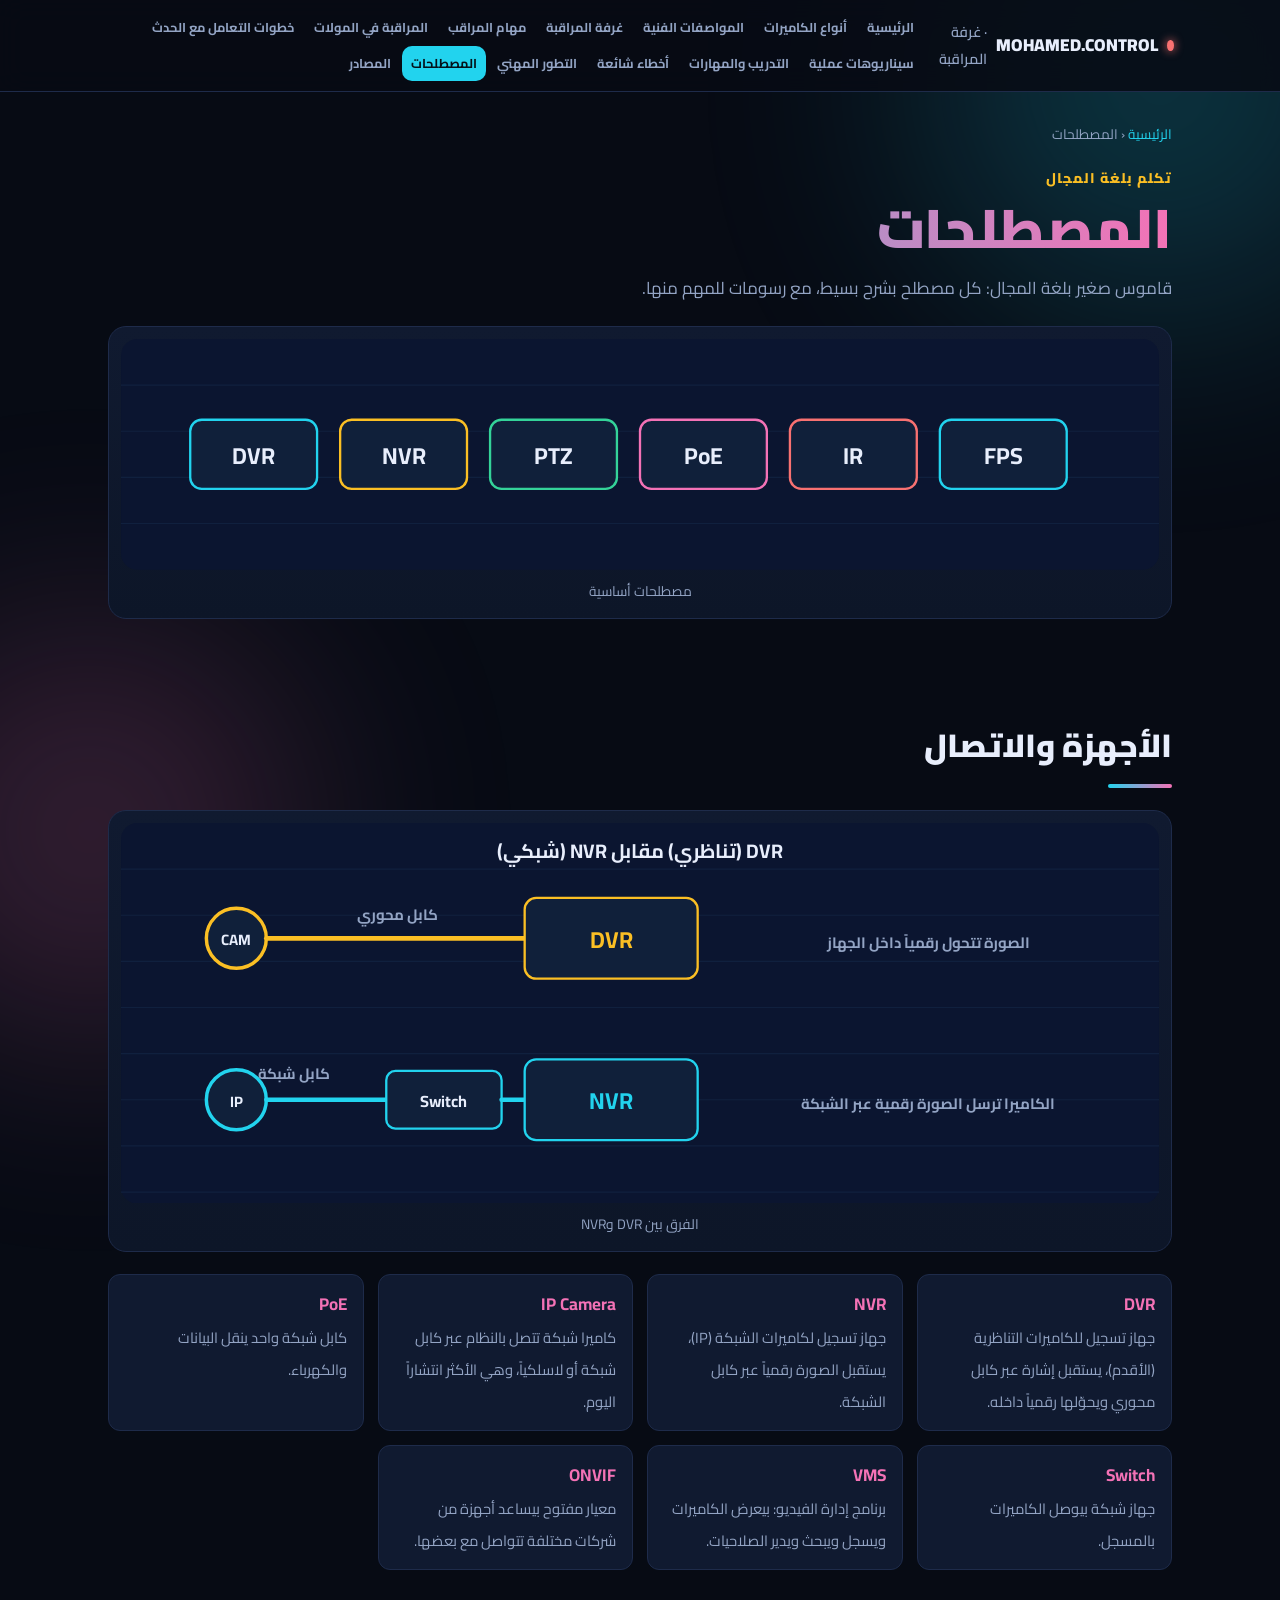
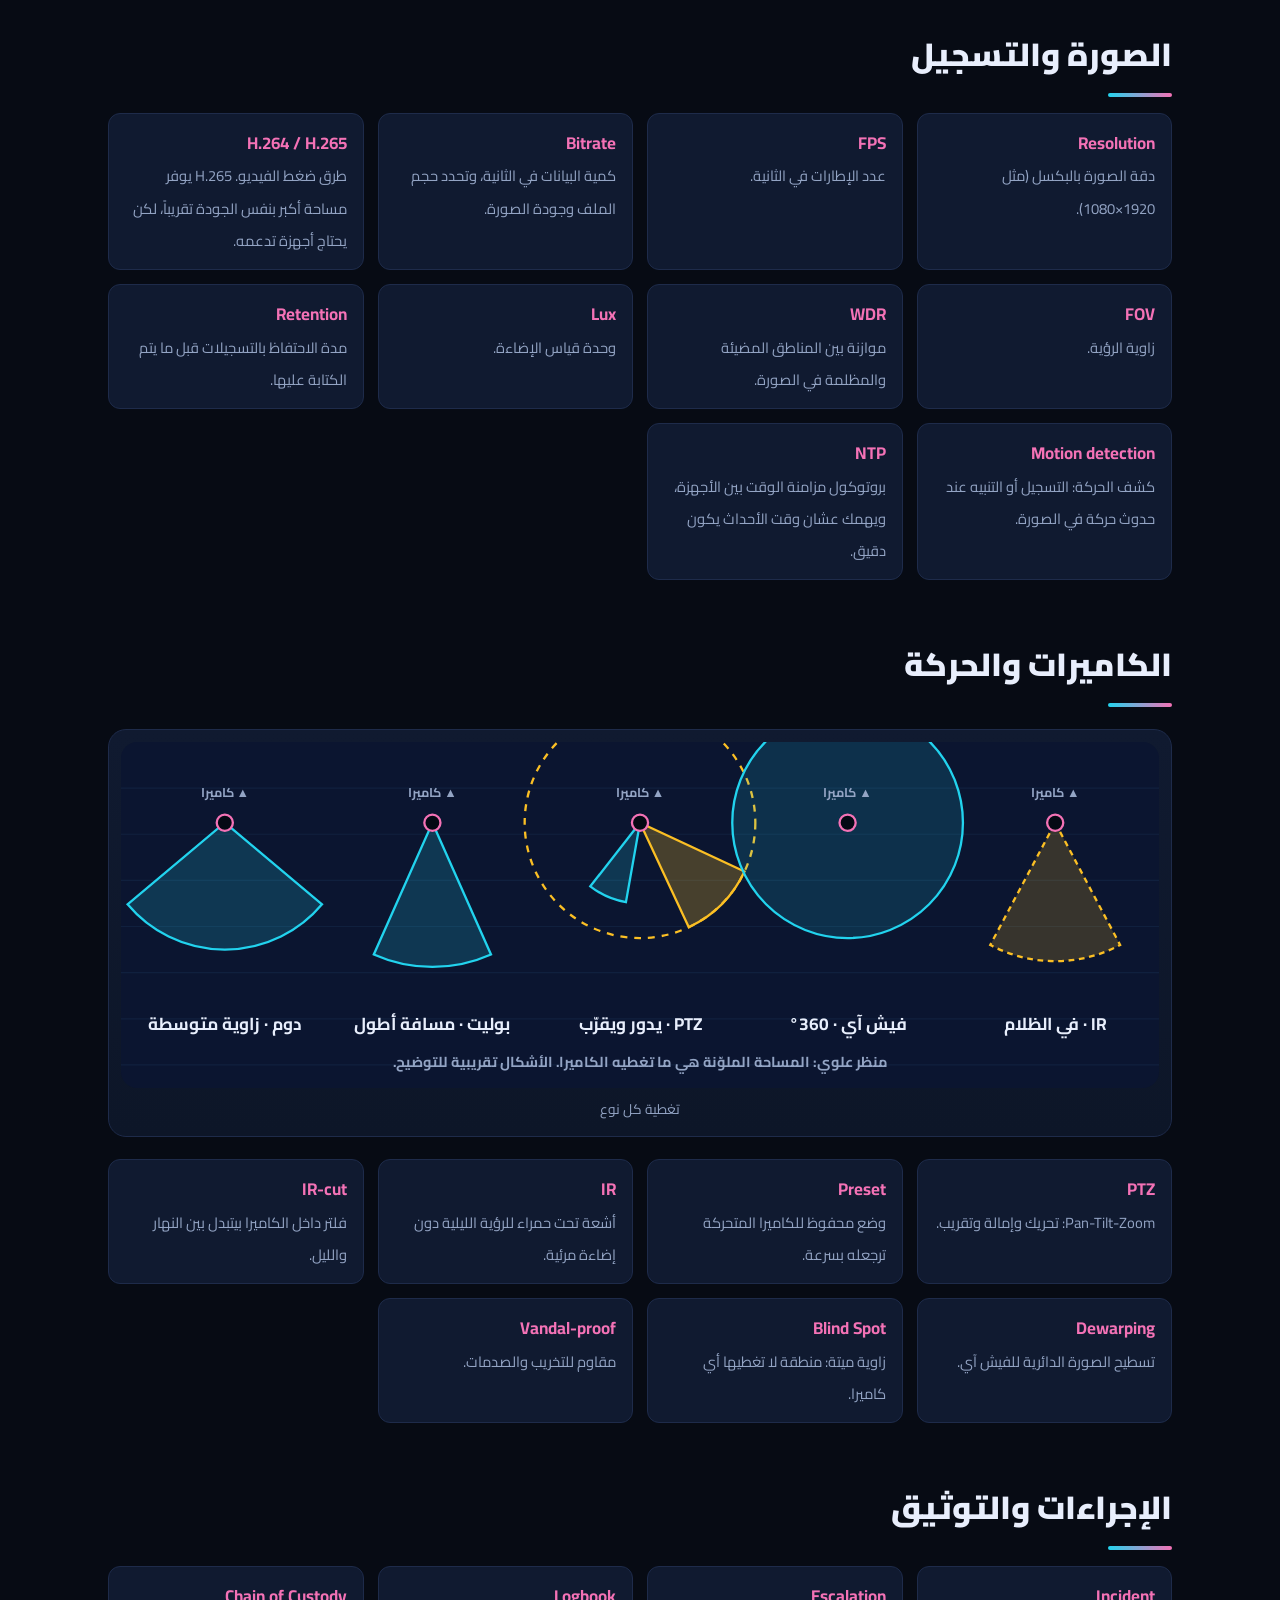
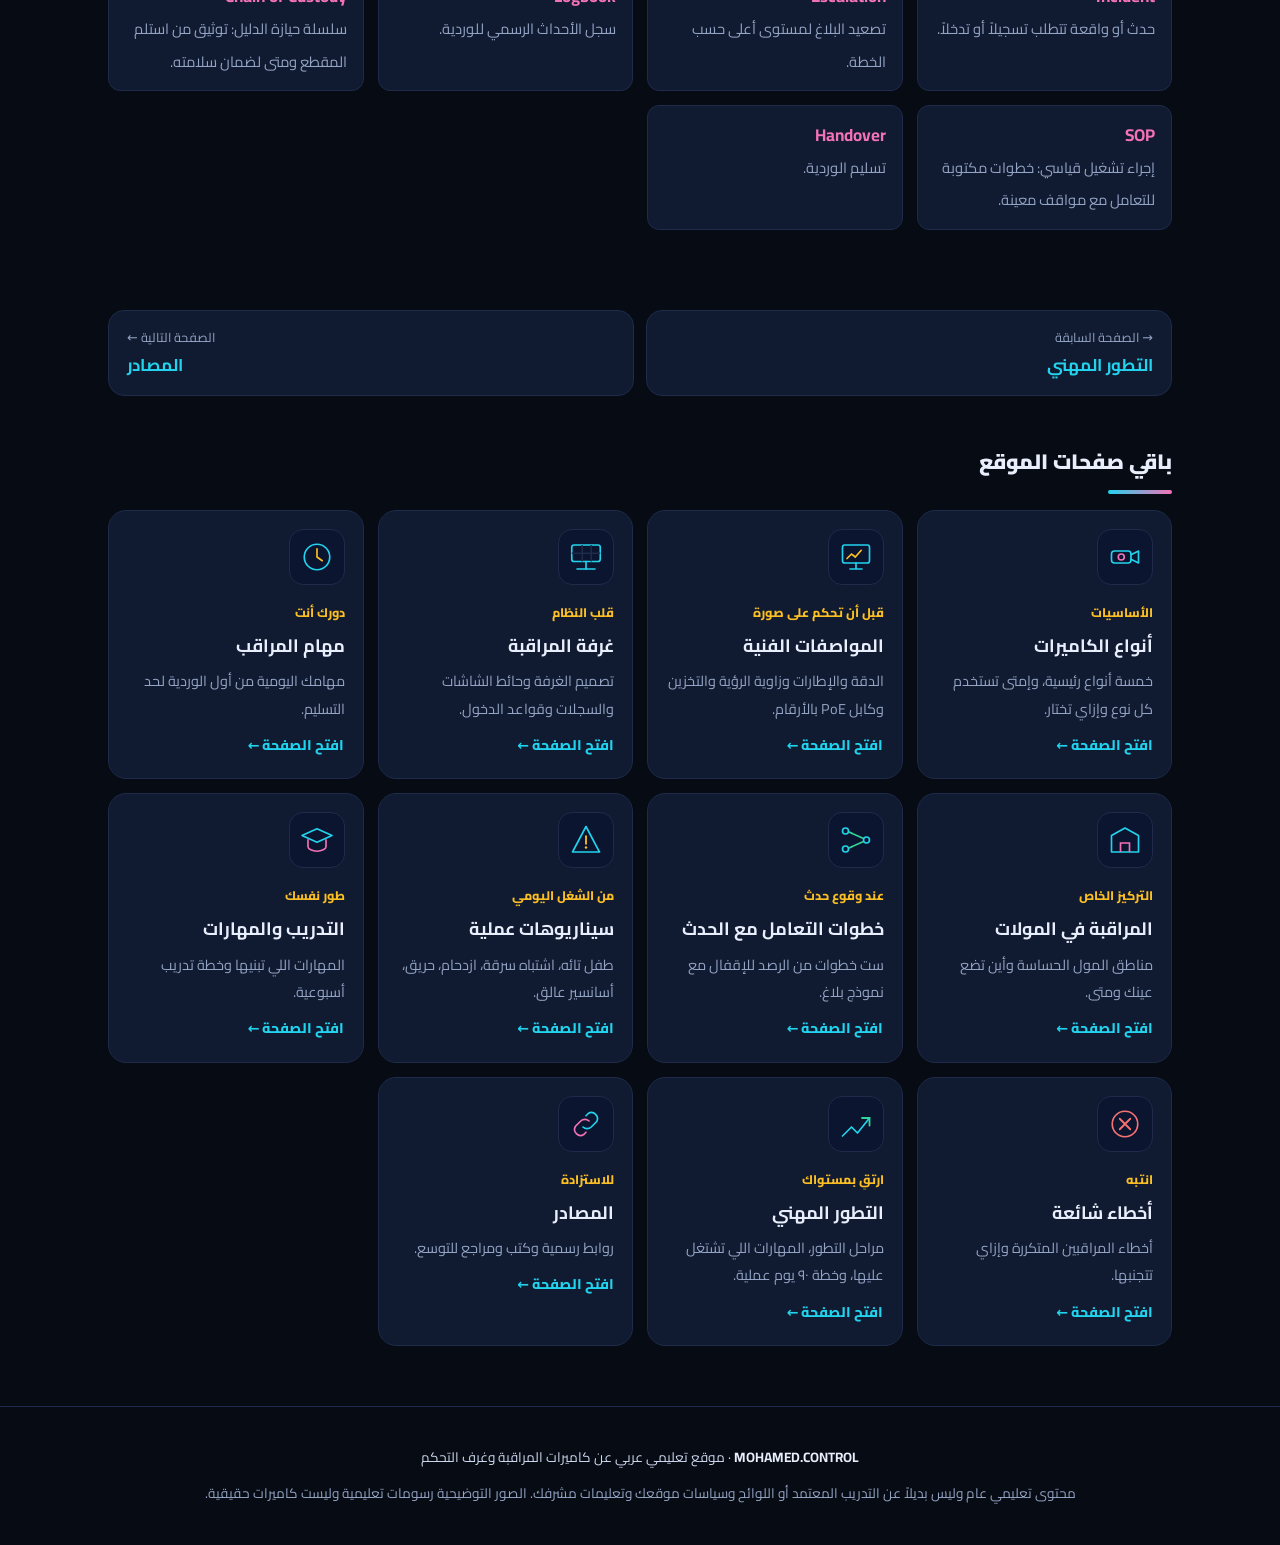
<file: terms.html>
<!DOCTYPE html>
<html lang="ar" dir="rtl">
<head>
<meta charset="UTF-8">
<meta name="viewport" content="width=device-width, initial-scale=1.0">
<title>المصطلحات | MOHAMED.CONTROL</title>
<meta name="description" content="أكتر من ٢٠ مصطلح بشرح مبسط وصور توضيحية.">
<link rel="preconnect" href="https://fonts.googleapis.com">
<link rel="preconnect" href="https://fonts.gstatic.com" crossorigin>
<link href="https://fonts.googleapis.com/css2?family=Cairo:wght@400;600;700;800;900&display=swap" rel="stylesheet">
<link rel="stylesheet" href="style.css?v=2">
</head>
<body>
<div class="glow a"></div><div class="glow b"></div>
<nav><div class="nav-in"><a class="brand" href="index.html"><span class="dot"></span>MOHAMED.CONTROL <small>· غرفة المراقبة</small></a><button class="menu-btn" id="mb" aria-expanded="false" aria-controls="lk">القائمة ☰</button><div class="links" id="lk"><a href='index.html'>الرئيسية</a><a href='cameras.html'>أنواع الكاميرات</a><a href='specs.html'>المواصفات الفنية</a><a href='control-room.html'>غرفة المراقبة</a><a href='duties.html'>مهام المراقب</a><a href='malls.html'>المراقبة في المولات</a><a href='incident.html'>خطوات التعامل مع الحدث</a><a href='scenarios.html'>سيناريوهات عملية</a><a href='training.html'>التدريب والمهارات</a><a href='mistakes.html'>أخطاء شائعة</a><a href='growth.html'>التطور المهني</a><a href='terms.html' class='cur'>المصطلحات</a><a href='sources.html'>المصادر</a></div></div></nav><div class="phero"><div class="crumb"><a href="index.html">الرئيسية</a> ‹ المصطلحات</div>
<div style="margin-top:14px"><span class="tag">تكلم بلغة المجال</span></div><h1>المصطلحات</h1><p class="lead">قاموس صغير بلغة المجال: كل مصطلح بشرح بسيط، مع رسومات للمهم منها.</p>
<figure class="fig hero-fig"><svg class='sv' viewBox='0 0 900 200' role='img' aria-label='terms'><rect width='900' height='200' rx='14' fill='#0b1530'/><line x1='0' y1='40' x2='900' y2='40' stroke='#10203e' stroke-width='1' stroke-linecap='round' /><line x1='0' y1='80' x2='900' y2='80' stroke='#10203e' stroke-width='1' stroke-linecap='round' /><line x1='0' y1='120' x2='900' y2='120' stroke='#10203e' stroke-width='1' stroke-linecap='round' /><line x1='0' y1='160' x2='900' y2='160' stroke='#10203e' stroke-width='1' stroke-linecap='round' /><rect x='60' y='70' width='110' height='60' rx='10' fill='#10203a' stroke='#22d3ee' stroke-width='2' /><text x='115' y='108' font-size='20' font-weight='700' text-anchor='middle' class=''>DVR</text><rect x='190' y='70' width='110' height='60' rx='10' fill='#10203a' stroke='#fbbf24' stroke-width='2' /><text x='245' y='108' font-size='20' font-weight='700' text-anchor='middle' class=''>NVR</text><rect x='320' y='70' width='110' height='60' rx='10' fill='#10203a' stroke='#34d399' stroke-width='2' /><text x='375' y='108' font-size='20' font-weight='700' text-anchor='middle' class=''>PTZ</text><rect x='450' y='70' width='110' height='60' rx='10' fill='#10203a' stroke='#f472b6' stroke-width='2' /><text x='505' y='108' font-size='20' font-weight='700' text-anchor='middle' class=''>PoE</text><rect x='580' y='70' width='110' height='60' rx='10' fill='#10203a' stroke='#f87171' stroke-width='2' /><text x='635' y='108' font-size='20' font-weight='700' text-anchor='middle' class=''>IR</text><rect x='710' y='70' width='110' height='60' rx='10' fill='#10203a' stroke='#22d3ee' stroke-width='2' /><text x='765' y='108' font-size='20' font-weight='700' text-anchor='middle' class=''>FPS</text></svg><figcaption>مصطلحات أساسية</figcaption></figure></div>
<main><section class='blk'><h2>الأجهزة والاتصال</h2><figure class='fig'><svg class='sv' viewBox='0 0 900 330' role='img' aria-label='DVR وNVR'><rect width='900' height='330' rx='14' fill='#0b1530'/><line x1='0' y1='40' x2='900' y2='40' stroke='#10203e' stroke-width='1' stroke-linecap='round' /><line x1='0' y1='80' x2='900' y2='80' stroke='#10203e' stroke-width='1' stroke-linecap='round' /><line x1='0' y1='120' x2='900' y2='120' stroke='#10203e' stroke-width='1' stroke-linecap='round' /><line x1='0' y1='160' x2='900' y2='160' stroke='#10203e' stroke-width='1' stroke-linecap='round' /><line x1='0' y1='200' x2='900' y2='200' stroke='#10203e' stroke-width='1' stroke-linecap='round' /><line x1='0' y1='240' x2='900' y2='240' stroke='#10203e' stroke-width='1' stroke-linecap='round' /><line x1='0' y1='280' x2='900' y2='280' stroke='#10203e' stroke-width='1' stroke-linecap='round' /><line x1='0' y1='320' x2='900' y2='320' stroke='#10203e' stroke-width='1' stroke-linecap='round' /><text x='450' y='30' font-size='17' font-weight='700' text-anchor='middle' class=''>DVR (تناظري) مقابل NVR (شبكي)</text><circle cx='100' cy='100' r='26' fill='#10203a' stroke='#fbbf24' stroke-width='3' /><text x='100' y='106' font-size='13' font-weight='700' text-anchor='middle' class=''>CAM</text><line x1='126' y1='100' x2='350' y2='100' stroke='#fbbf24' stroke-width='4' stroke-linecap='round' /><text x='240' y='84' font-size='13' font-weight='700' text-anchor='middle' class='m'>كابل محوري</text><rect x='350' y='65' width='150' height='70' rx='10' fill='#10203a' stroke='#fbbf24' stroke-width='2' /><text x='425' y='108' font-size='20' font-weight='700' text-anchor='middle' class='' style='fill:#fbbf24'>DVR</text><text x='700' y='108' font-size='13' font-weight='700' text-anchor='middle' class='m'>الصورة تتحول رقمياً داخل الجهاز</text><circle cx='100' cy='240' r='26' fill='#10203a' stroke='#22d3ee' stroke-width='3' /><text x='100' y='246' font-size='13' font-weight='700' text-anchor='middle' class=''>IP</text><line x1='126' y1='240' x2='230' y2='240' stroke='#22d3ee' stroke-width='4' stroke-linecap='round' /><rect x='230' y='215' width='100' height='50' rx='8' fill='#10203a' stroke='#22d3ee' stroke-width='2' /><text x='280' y='246' font-size='14' font-weight='700' text-anchor='middle' class=''>Switch</text><line x1='330' y1='240' x2='350' y2='240' stroke='#22d3ee' stroke-width='4' stroke-linecap='round' /><rect x='350' y='205' width='150' height='70' rx='10' fill='#10203a' stroke='#22d3ee' stroke-width='2' /><text x='425' y='248' font-size='20' font-weight='700' text-anchor='middle' class='' style='fill:#22d3ee'>NVR</text><text x='700' y='248' font-size='13' font-weight='700' text-anchor='middle' class='m'>الكاميرا ترسل الصورة رقمية عبر الشبكة</text><text x='150' y='222' font-size='13' font-weight='700' text-anchor='middle' class='m'>كابل شبكة</text></svg><figcaption>الفرق بين DVR وNVR</figcaption></figure><div class='grid'><div class='term'><b>DVR</b><span>جهاز تسجيل للكاميرات التناظرية (الأقدم)، يستقبل إشارة عبر كابل محوري ويحوّلها رقمياً داخله.</span></div><div class='term'><b>NVR</b><span>جهاز تسجيل لكاميرات الشبكة (IP)، يستقبل الصورة رقمياً عبر كابل الشبكة.</span></div><div class='term'><b>IP Camera</b><span>كاميرا شبكة تتصل بالنظام عبر كابل شبكة أو لاسلكياً، وهي الأكثر انتشاراً اليوم.</span></div><div class='term'><b>PoE</b><span>كابل شبكة واحد ينقل البيانات والكهرباء.</span></div><div class='term'><b>Switch</b><span>جهاز شبكة بيوصل الكاميرات بالمسجل.</span></div><div class='term'><b>VMS</b><span>برنامج إدارة الفيديو: بيعرض الكاميرات ويسجل ويبحث ويدير الصلاحيات.</span></div><div class='term'><b>ONVIF</b><span>معيار مفتوح بيساعد أجهزة من شركات مختلفة تتواصل مع بعضها.</span></div></div></section><section class='blk'><h2>الصورة والتسجيل</h2><div class='grid'><div class='term'><b>Resolution</b><span>دقة الصورة بالبكسل (مثل 1920×1080).</span></div><div class='term'><b>FPS</b><span>عدد الإطارات في الثانية.</span></div><div class='term'><b>Bitrate</b><span>كمية البيانات في الثانية، وتحدد حجم الملف وجودة الصورة.</span></div><div class='term'><b>H.264 / H.265</b><span>طرق ضغط الفيديو. H.265 يوفر مساحة أكبر بنفس الجودة تقريباً، لكن يحتاج أجهزة تدعمه.</span></div><div class='term'><b>FOV</b><span>زاوية الرؤية.</span></div><div class='term'><b>WDR</b><span>موازنة بين المناطق المضيئة والمظلمة في الصورة.</span></div><div class='term'><b>Lux</b><span>وحدة قياس الإضاءة.</span></div><div class='term'><b>Retention</b><span>مدة الاحتفاظ بالتسجيلات قبل ما يتم الكتابة عليها.</span></div><div class='term'><b>Motion detection</b><span>كشف الحركة: التسجيل أو التنبيه عند حدوث حركة في الصورة.</span></div><div class='term'><b>NTP</b><span>بروتوكول مزامنة الوقت بين الأجهزة، ويهمك عشان وقت الأحداث يكون دقيق.</span></div></div></section><section class='blk'><h2>الكاميرات والحركة</h2><figure class='fig'><svg class='sv' viewBox='0 0 900 300' role='img' aria-label='مناطق تغطية كل نوع'><rect width='900' height='300' rx='14' fill='#0b1530'/><line x1='0' y1='40' x2='900' y2='40' stroke='#10203e' stroke-width='1' stroke-linecap='round' /><line x1='0' y1='80' x2='900' y2='80' stroke='#10203e' stroke-width='1' stroke-linecap='round' /><line x1='0' y1='120' x2='900' y2='120' stroke='#10203e' stroke-width='1' stroke-linecap='round' /><line x1='0' y1='160' x2='900' y2='160' stroke='#10203e' stroke-width='1' stroke-linecap='round' /><line x1='0' y1='200' x2='900' y2='200' stroke='#10203e' stroke-width='1' stroke-linecap='round' /><line x1='0' y1='240' x2='900' y2='240' stroke='#10203e' stroke-width='1' stroke-linecap='round' /><line x1='0' y1='280' x2='900' y2='280' stroke='#10203e' stroke-width='1' stroke-linecap='round' /><path d='M90 70L174.3 140.7A110 110 0 0 1 5.7 140.7Z' fill='#22d3ee' fill-opacity='0.18' stroke='#22d3ee' stroke-width='2'/><circle cx='90' cy='70' r='7' fill='#050914' stroke='#f472b6' stroke-width='2' /><text x='90' y='48' font-size='11' font-weight='700' text-anchor='middle' class='m'>▲ كاميرا</text><text x='90' y='250' font-size='15' font-weight='700' text-anchor='middle' class=''>دوم · زاوية متوسطة</text><path d='M270 70L320.8 184.2A125 125 0 0 1 219.2 184.2Z' fill='#22d3ee' fill-opacity='0.18' stroke='#22d3ee' stroke-width='2'/><circle cx='270' cy='70' r='7' fill='#050914' stroke='#f472b6' stroke-width='2' /><text x='270' y='48' font-size='11' font-weight='700' text-anchor='middle' class='m'>▲ كاميرا</text><text x='270' y='250' font-size='15' font-weight='700' text-anchor='middle' class=''>بوليت · مسافة أطول</text><circle cx='450' cy='70' r='100' fill='none' stroke='#fbbf24' stroke-width='2' stroke-dasharray='6 6'/><path d='M450 70L540.6 112.3A100 100 0 0 1 492.3 160.6Z' fill='#fbbf24' fill-opacity='0.25' stroke='#fbbf24' stroke-width='2'/><path d='M450 70L437.8 138.9A70 70 0 0 1 406.9 125.2Z' fill='#22d3ee' fill-opacity='0.18' stroke='#22d3ee' stroke-width='2'/><circle cx='450' cy='70' r='7' fill='#050914' stroke='#f472b6' stroke-width='2' /><text x='450' y='48' font-size='11' font-weight='700' text-anchor='middle' class='m'>▲ كاميرا</text><text x='450' y='250' font-size='15' font-weight='700' text-anchor='middle' class=''>PTZ · يدور ويقرّب</text><circle cx='630' cy='70' r='100' fill='#22d3ee' stroke='#22d3ee' stroke-width='2' fill-opacity='.14'/><circle cx='630' cy='70' r='7' fill='#050914' stroke='#f472b6' stroke-width='2' /><text x='630' y='48' font-size='11' font-weight='700' text-anchor='middle' class='m'>▲ كاميرا</text><text x='630' y='250' font-size='15' font-weight='700' text-anchor='middle' class=''>فيش آي · 360°</text><path d='M810 70L866.3 176.0A120 120 0 0 1 753.7 176.0Z' fill='#fbbf24' fill-opacity='0.18' stroke='#fbbf24' stroke-width='2' stroke-dasharray='5 4'/><circle cx='810' cy='70' r='7' fill='#050914' stroke='#f472b6' stroke-width='2' /><text x='810' y='48' font-size='11' font-weight='700' text-anchor='middle' class='m'>▲ كاميرا</text><text x='810' y='250' font-size='15' font-weight='700' text-anchor='middle' class=''>IR · في الظلام</text><text x='450' y='282' font-size='12.5' font-weight='700' text-anchor='middle' class='m'>منظر علوي: المساحة الملوّنة هي ما تغطيه الكاميرا. الأشكال تقريبية للتوضيح.</text></svg><figcaption>تغطية كل نوع</figcaption></figure><div class='grid'><div class='term'><b>PTZ</b><span>Pan-Tilt-Zoom: تحريك وإمالة وتقريب.</span></div><div class='term'><b>Preset</b><span>وضع محفوظ للكاميرا المتحركة ترجعله بسرعة.</span></div><div class='term'><b>IR</b><span>أشعة تحت حمراء للرؤية الليلية دون إضاءة مرئية.</span></div><div class='term'><b>IR-cut</b><span>فلتر داخل الكاميرا بيتبدل بين النهار والليل.</span></div><div class='term'><b>Dewarping</b><span>تسطيح الصورة الدائرية للفيش آي.</span></div><div class='term'><b>Blind Spot</b><span>زاوية ميتة: منطقة لا تغطيها أي كاميرا.</span></div><div class='term'><b>Vandal-proof</b><span>مقاوم للتخريب والصدمات.</span></div></div></section><section class='blk'><h2>الإجراءات والتوثيق</h2><div class='grid'><div class='term'><b>Incident</b><span>حدث أو واقعة تتطلب تسجيلاً أو تدخلاً.</span></div><div class='term'><b>Escalation</b><span>تصعيد البلاغ لمستوى أعلى حسب الخطة.</span></div><div class='term'><b>Logbook</b><span>سجل الأحداث الرسمي للوردية.</span></div><div class='term'><b>Chain of Custody</b><span>سلسلة حيازة الدليل: توثيق من استلم المقطع ومتى لضمان سلامته.</span></div><div class='term'><b>SOP</b><span>إجراء تشغيل قياسي: خطوات مكتوبة للتعامل مع مواقف معينة.</span></div><div class='term'><b>Handover</b><span>تسليم الوردية.</span></div></div></section></main>
<div class="pager"><a href='growth.html'><small>→ الصفحة السابقة</small><b>التطور المهني</b></a><a style='text-align:end' href='sources.html'><small>الصفحة التالية ←</small><b>المصادر</b></a></div>
<div class="more"><h2>باقي صفحات الموقع</h2><div class="pcards"><a class='pc' href='cameras.html'><div class='ic'><svg viewBox='0 0 48 48' aria-hidden='true'><rect x='6' y='16' width='26' height='16' rx='4' stroke='#22d3ee' stroke-width='2.2' fill='none' stroke-linecap='round' stroke-linejoin='round'/><path d='M32 21l10-5v16l-10-5' stroke='#22d3ee' stroke-width='2.2' fill='none' stroke-linecap='round' stroke-linejoin='round'/><circle cx='19' cy='24' r='4' stroke='#f472b6' stroke-width='2.2' fill='none'/></svg></div><small>الأساسيات</small><h3>أنواع الكاميرات</h3><p>خمسة أنواع رئيسية، وإمتى تستخدم كل نوع وإزاي تختار.</p><span class='go'>افتح الصفحة ←</span></a><a class='pc' href='specs.html'><div class='ic'><svg viewBox='0 0 48 48' aria-hidden='true'><rect x='6' y='8' width='36' height='24' rx='3' stroke='#22d3ee' stroke-width='2.2' fill='none' stroke-linecap='round' stroke-linejoin='round'/><path d='M16 40h16M24 32v8' stroke='#22d3ee' stroke-width='2.2' fill='none' stroke-linecap='round' stroke-linejoin='round'/><path d='M12 26l6-6 5 4 8-9' stroke='#fbbf24' stroke-width='2.2' fill='none' stroke-linecap='round'/></svg></div><small>قبل أن تحكم على صورة</small><h3>المواصفات الفنية</h3><p>الدقة والإطارات وزاوية الرؤية والتخزين وكابل PoE بالأرقام.</p><span class='go'>افتح الصفحة ←</span></a><a class='pc' href='control-room.html'><div class='ic'><svg viewBox='0 0 48 48' aria-hidden='true'><rect x='5' y='8' width='38' height='22' rx='3' stroke='#22d3ee' stroke-width='2.2' fill='none' stroke-linecap='round' stroke-linejoin='round'/><path d='M5 19h38M19 8v22M31 8v22' stroke='#1e2b4a' stroke-width='2'/><path d='M12 40h24' stroke='#22d3ee' stroke-width='2.2' fill='none' stroke-linecap='round' stroke-linejoin='round'/><path d='M24 30v10' stroke='#22d3ee' stroke-width='2.2' fill='none' stroke-linecap='round' stroke-linejoin='round'/></svg></div><small>قلب النظام</small><h3>غرفة المراقبة</h3><p>تصميم الغرفة وحائط الشاشات والسجلات وقواعد الدخول.</p><span class='go'>افتح الصفحة ←</span></a><a class='pc' href='duties.html'><div class='ic'><svg viewBox='0 0 48 48' aria-hidden='true'><circle cx='24' cy='24' r='17' stroke='#22d3ee' stroke-width='2.2' fill='none' stroke-linecap='round' stroke-linejoin='round'/><path d='M24 13v11l7 5' stroke='#fbbf24' stroke-width='2.2' fill='none' stroke-linecap='round'/></svg></div><small>دورك أنت</small><h3>مهام المراقب</h3><p>مهامك اليومية من أول الوردية لحد التسليم.</p><span class='go'>افتح الصفحة ←</span></a><a class='pc' href='malls.html'><div class='ic'><svg viewBox='0 0 48 48' aria-hidden='true'><path d='M6 40V18l18-10 18 10v22z' stroke='#22d3ee' stroke-width='2.2' fill='none' stroke-linecap='round' stroke-linejoin='round'/><path d='M18 40V28h12v12' stroke='#f472b6' stroke-width='2.2' fill='none'/></svg></div><small>التركيز الخاص</small><h3>المراقبة في المولات</h3><p>مناطق المول الحساسة وأين تضع عينك ومتى.</p><span class='go'>افتح الصفحة ←</span></a><a class='pc' href='incident.html'><div class='ic'><svg viewBox='0 0 48 48' aria-hidden='true'><circle cx='10' cy='12' r='4' stroke='#22d3ee' stroke-width='2.2' fill='none' stroke-linecap='round' stroke-linejoin='round'/><circle cx='38' cy='24' r='4' stroke='#22d3ee' stroke-width='2.2' fill='none' stroke-linecap='round' stroke-linejoin='round'/><circle cx='10' cy='36' r='4' stroke='#22d3ee' stroke-width='2.2' fill='none' stroke-linecap='round' stroke-linejoin='round'/><path d='M14 13l20 9M14 35l20-9' stroke='#34d399' stroke-width='2.2' fill='none'/></svg></div><small>عند وقوع حدث</small><h3>خطوات التعامل مع الحدث</h3><p>ست خطوات من الرصد للإقفال مع نموذج بلاغ.</p><span class='go'>افتح الصفحة ←</span></a><a class='pc' href='scenarios.html'><div class='ic'><svg viewBox='0 0 48 48' aria-hidden='true'><path d='M24 6l18 34H6z' stroke='#22d3ee' stroke-width='2.2' fill='none' stroke-linecap='round' stroke-linejoin='round'/><path d='M24 19v10' stroke='#fbbf24' stroke-width='2.4' stroke-linecap='round'/><circle cx='24' cy='34' r='1.6' fill='#fbbf24'/></svg></div><small>من الشغل اليومي</small><h3>سيناريوهات عملية</h3><p>طفل تائه، اشتباه سرقة، ازدحام، حريق، أسانسير عالق.</p><span class='go'>افتح الصفحة ←</span></a><a class='pc' href='training.html'><div class='ic'><svg viewBox='0 0 48 48' aria-hidden='true'><path d='M4 18l20-9 20 9-20 9z' stroke='#22d3ee' stroke-width='2.2' fill='none' stroke-linecap='round' stroke-linejoin='round'/><path d='M12 23v10c0 3 6 6 12 6s12-3 12-6V23' stroke='#f472b6' stroke-width='2.2' fill='none'/></svg></div><small>طور نفسك</small><h3>التدريب والمهارات</h3><p>المهارات اللي تبنيها وخطة تدريب أسبوعية.</p><span class='go'>افتح الصفحة ←</span></a><a class='pc' href='mistakes.html'><div class='ic'><svg viewBox='0 0 48 48' aria-hidden='true'><circle cx='24' cy='24' r='17' stroke='#f87171' stroke-width='2.2' fill='none'/><path d='M17 17l14 14M31 17L17 31' stroke='#f87171' stroke-width='2.4' stroke-linecap='round'/></svg></div><small>انتبه</small><h3>أخطاء شائعة</h3><p>أخطاء المراقبين المتكررة وإزاي تتجنبها.</p><span class='go'>افتح الصفحة ←</span></a><a class='pc' href='growth.html'><div class='ic'><svg viewBox='0 0 48 48' aria-hidden='true'><path d='M6 40l12-12 8 8 16-20' stroke='#22d3ee' stroke-width='2.2' fill='none' stroke-linecap='round' stroke-linejoin='round'/><path d='M32 16h10v10' stroke='#34d399' stroke-width='2.4' fill='none' stroke-linecap='round'/></svg></div><small>ارتقِ بمستواك</small><h3>التطور المهني</h3><p>مراحل التطور، المهارات اللي تشتغل عليها، وخطة ٩٠ يوم عملية.</p><span class='go'>افتح الصفحة ←</span></a><a class='pc' href='sources.html'><div class='ic'><svg viewBox='0 0 48 48' aria-hidden='true'><path d='M20 28a8 8 0 0 0 11 0l7-7a8 8 0 0 0-11-11l-3 3' stroke='#22d3ee' stroke-width='2.2' fill='none' stroke-linecap='round' stroke-linejoin='round'/><path d='M28 20a8 8 0 0 0-11 0l-7 7a8 8 0 0 0 11 11l3-3' stroke='#f472b6' stroke-width='2.2' fill='none' stroke-linecap='round'/></svg></div><small>للاستزادة</small><h3>المصادر</h3><p>روابط رسمية وكتب ومراجع للتوسع.</p><span class='go'>افتح الصفحة ←</span></a></div></div>
<footer><p><b>MOHAMED.CONTROL</b> · موقع تعليمي عربي عن كاميرات المراقبة وغرف التحكم</p><p style="margin-top:6px;color:var(--muted)">محتوى تعليمي عام وليس بديلاً عن التدريب المعتمد أو اللوائح وسياسات موقعك وتعليمات مشرفك. الصور التوضيحية رسومات تعليمية وليست كاميرات حقيقية.</p></footer>
<script src="app.js?v=2"></script>
</body></html>
</file>
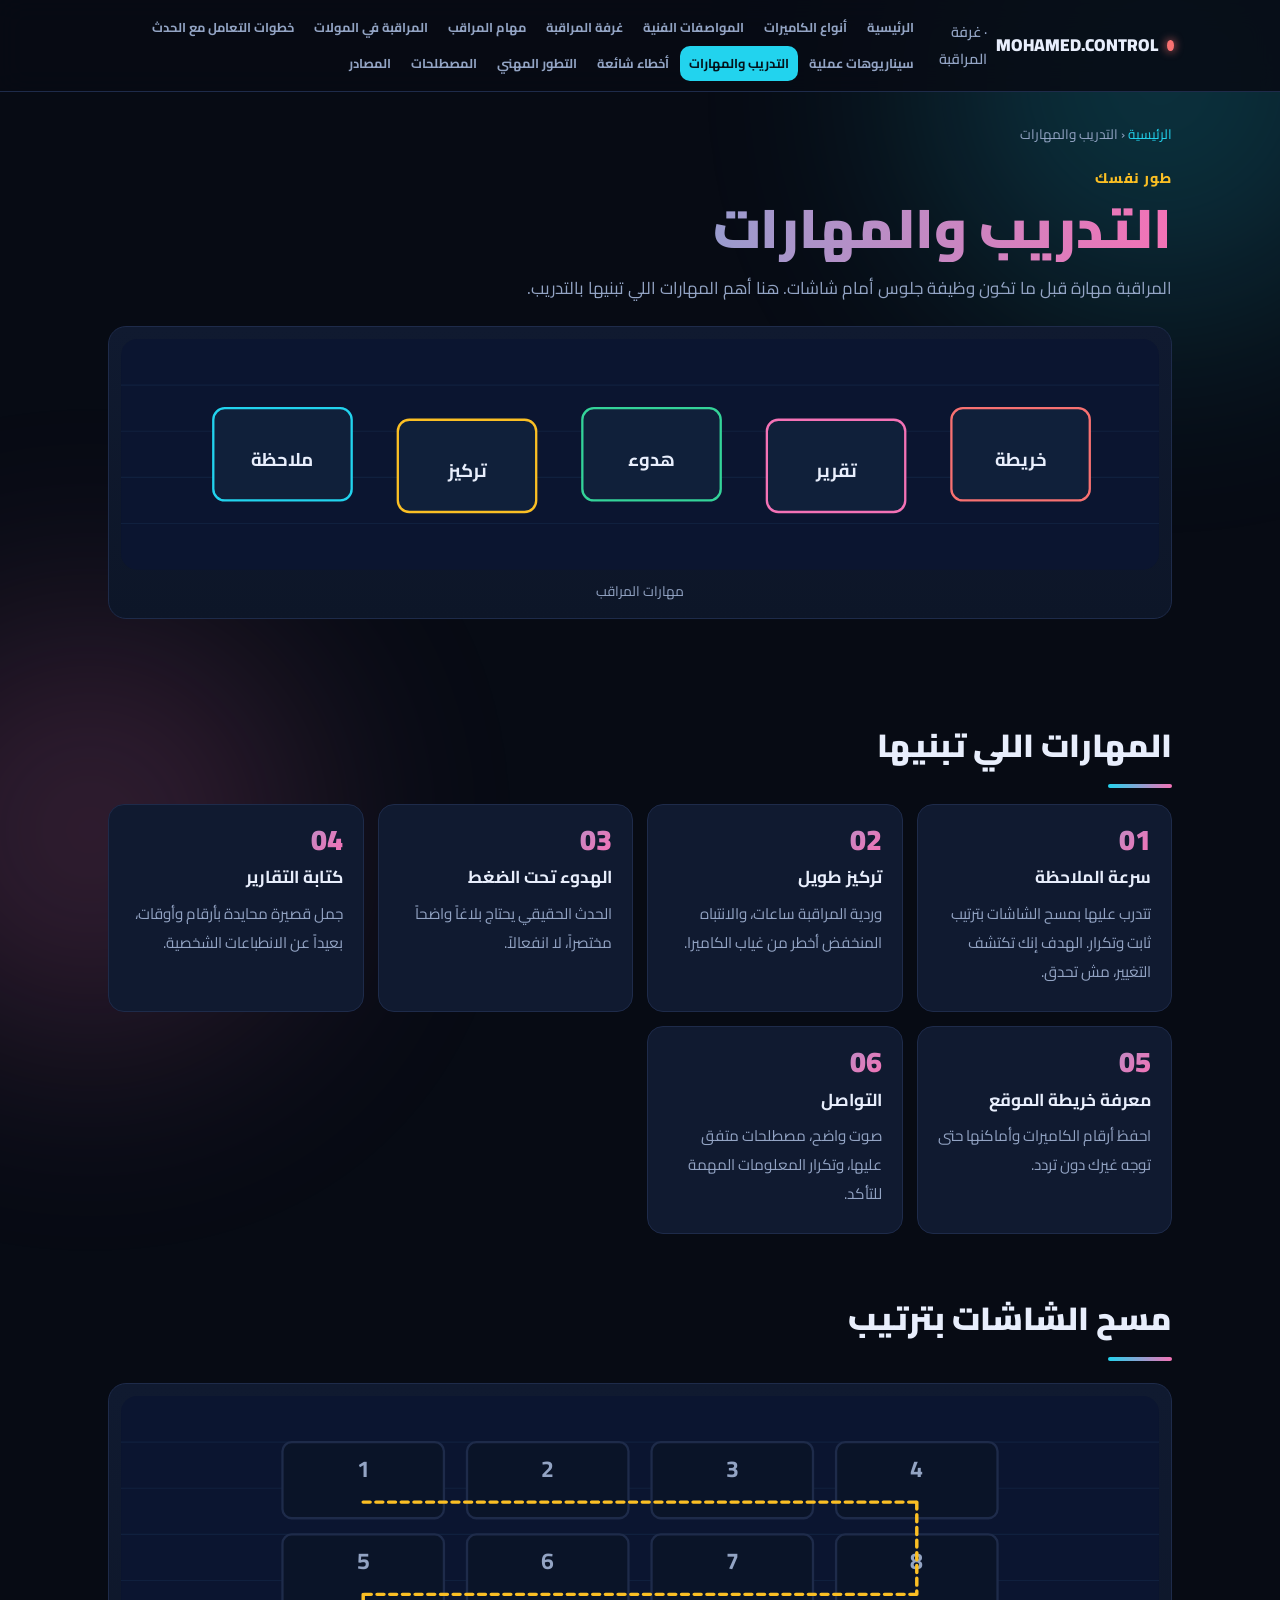
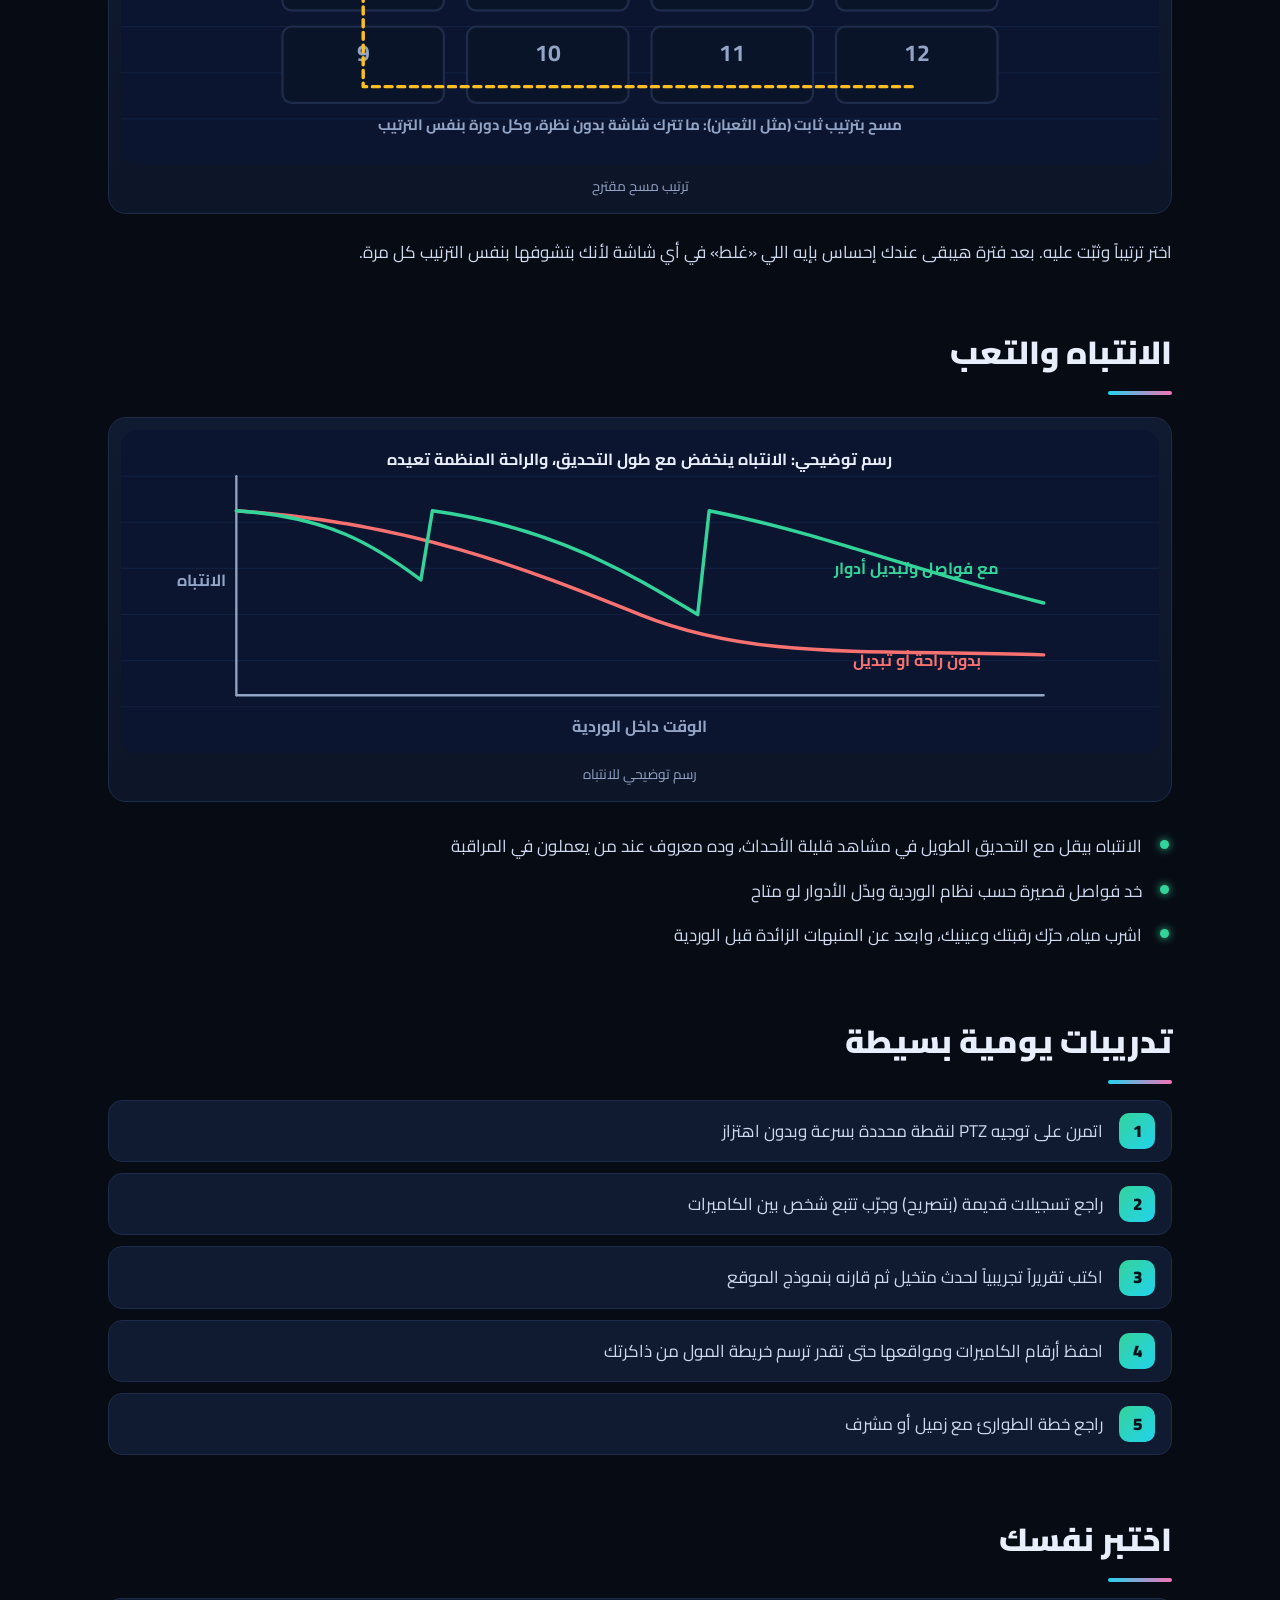
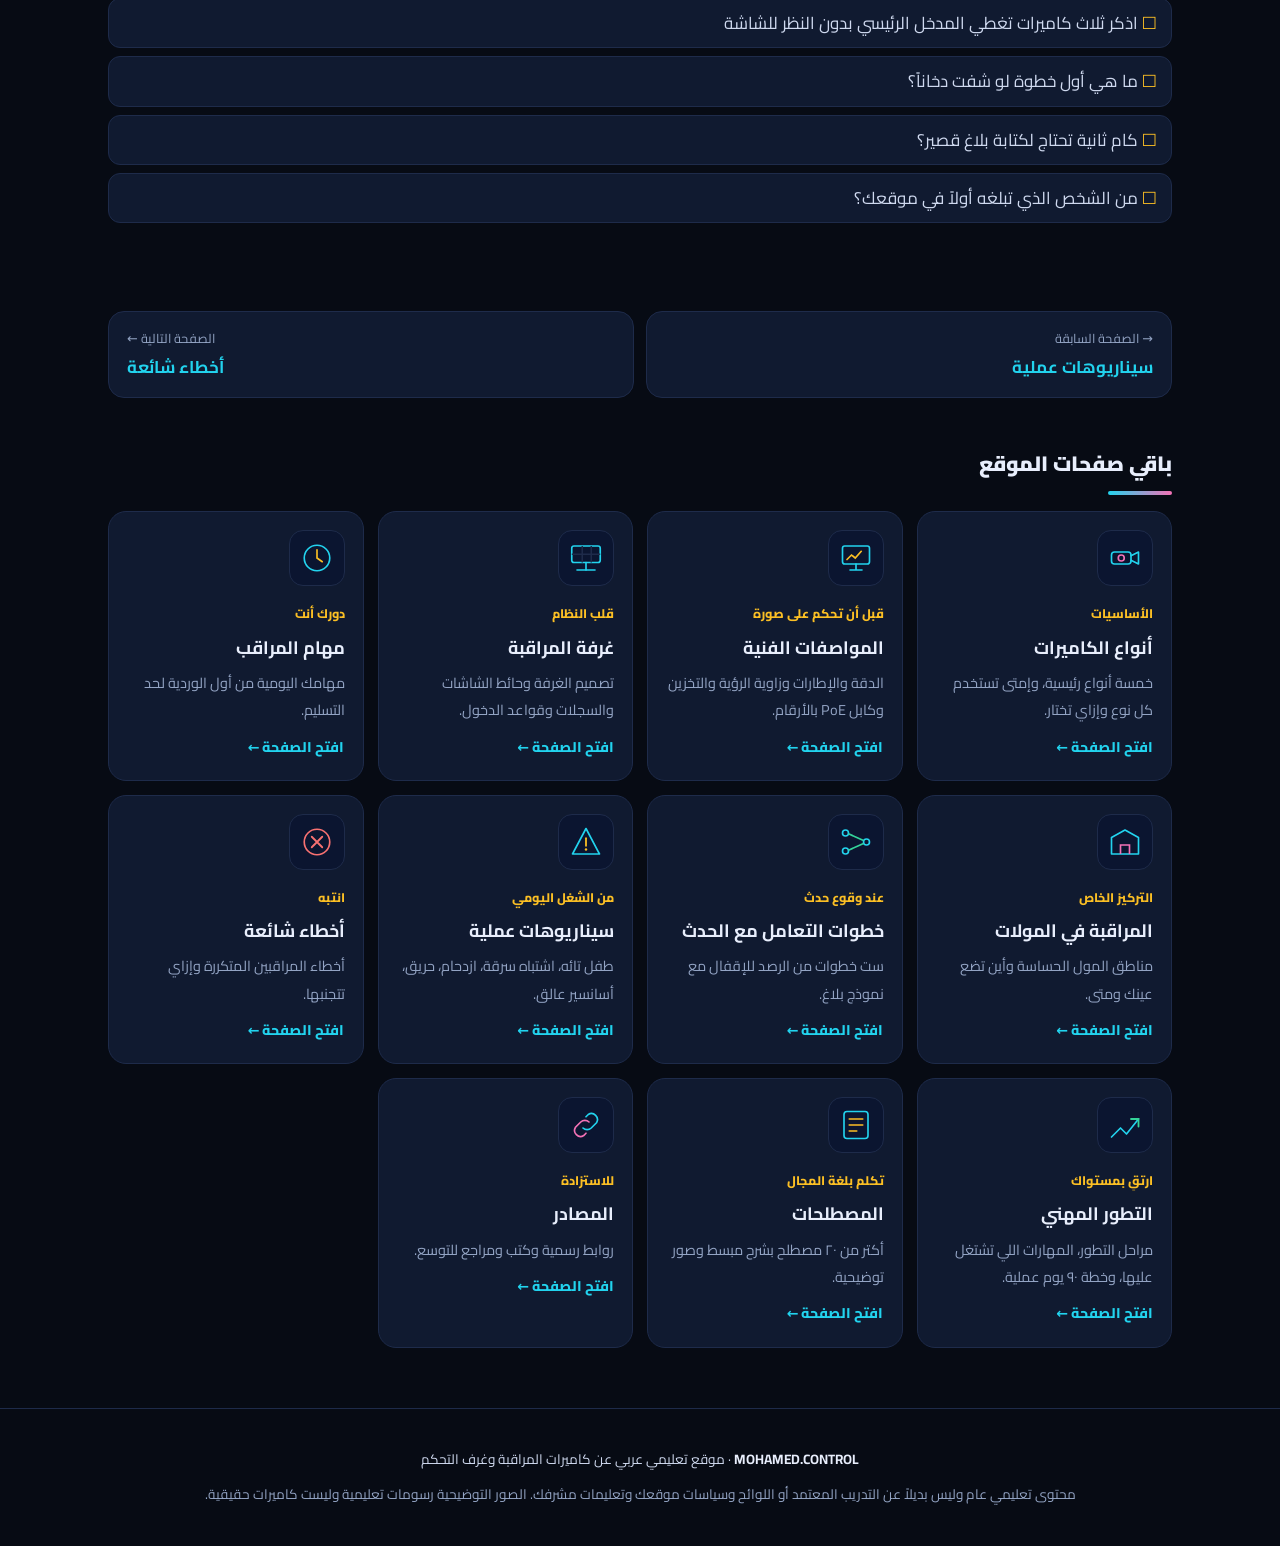
<file: training.html>
<!DOCTYPE html>
<html lang="ar" dir="rtl">
<head>
<meta charset="UTF-8">
<meta name="viewport" content="width=device-width, initial-scale=1.0">
<title>التدريب والمهارات | MOHAMED.CONTROL</title>
<meta name="description" content="المهارات اللي تبنيها وخطة تدريب أسبوعية.">
<link rel="preconnect" href="https://fonts.googleapis.com">
<link rel="preconnect" href="https://fonts.gstatic.com" crossorigin>
<link href="https://fonts.googleapis.com/css2?family=Cairo:wght@400;600;700;800;900&display=swap" rel="stylesheet">
<link rel="stylesheet" href="style.css?v=2">
</head>
<body>
<div class="glow a"></div><div class="glow b"></div>
<nav><div class="nav-in"><a class="brand" href="index.html"><span class="dot"></span>MOHAMED.CONTROL <small>· غرفة المراقبة</small></a><button class="menu-btn" id="mb" aria-expanded="false" aria-controls="lk">القائمة ☰</button><div class="links" id="lk"><a href='index.html'>الرئيسية</a><a href='cameras.html'>أنواع الكاميرات</a><a href='specs.html'>المواصفات الفنية</a><a href='control-room.html'>غرفة المراقبة</a><a href='duties.html'>مهام المراقب</a><a href='malls.html'>المراقبة في المولات</a><a href='incident.html'>خطوات التعامل مع الحدث</a><a href='scenarios.html'>سيناريوهات عملية</a><a href='training.html' class='cur'>التدريب والمهارات</a><a href='mistakes.html'>أخطاء شائعة</a><a href='growth.html'>التطور المهني</a><a href='terms.html'>المصطلحات</a><a href='sources.html'>المصادر</a></div></div></nav><div class="phero"><div class="crumb"><a href="index.html">الرئيسية</a> ‹ التدريب والمهارات</div>
<div style="margin-top:14px"><span class="tag">طور نفسك</span></div><h1>التدريب والمهارات</h1><p class="lead">المراقبة مهارة قبل ما تكون وظيفة جلوس أمام شاشات. هنا أهم المهارات اللي تبنيها بالتدريب.</p>
<figure class="fig hero-fig"><svg class='sv' viewBox='0 0 900 200' role='img' aria-label='training'><rect width='900' height='200' rx='14' fill='#0b1530'/><line x1='0' y1='40' x2='900' y2='40' stroke='#10203e' stroke-width='1' stroke-linecap='round' /><line x1='0' y1='80' x2='900' y2='80' stroke='#10203e' stroke-width='1' stroke-linecap='round' /><line x1='0' y1='120' x2='900' y2='120' stroke='#10203e' stroke-width='1' stroke-linecap='round' /><line x1='0' y1='160' x2='900' y2='160' stroke='#10203e' stroke-width='1' stroke-linecap='round' /><rect x='80' y='60' width='120' height='80' rx='10' fill='#10203a' stroke='#22d3ee' stroke-width='2' /><text x='140' y='110' font-size='16' font-weight='700' text-anchor='middle' class=''>ملاحظة</text><rect x='240' y='70' width='120' height='80' rx='10' fill='#10203a' stroke='#fbbf24' stroke-width='2' /><text x='300' y='120' font-size='16' font-weight='700' text-anchor='middle' class=''>تركيز</text><rect x='400' y='60' width='120' height='80' rx='10' fill='#10203a' stroke='#34d399' stroke-width='2' /><text x='460' y='110' font-size='16' font-weight='700' text-anchor='middle' class=''>هدوء</text><rect x='560' y='70' width='120' height='80' rx='10' fill='#10203a' stroke='#f472b6' stroke-width='2' /><text x='620' y='120' font-size='16' font-weight='700' text-anchor='middle' class=''>تقرير</text><rect x='720' y='60' width='120' height='80' rx='10' fill='#10203a' stroke='#f87171' stroke-width='2' /><text x='780' y='110' font-size='16' font-weight='700' text-anchor='middle' class=''>خريطة</text></svg><figcaption>مهارات المراقب</figcaption></figure></div>
<main><section class='blk'><h2>المهارات اللي تبنيها</h2><div class='grid'><div class='card'><div class='num'>01</div><h3>سرعة الملاحظة</h3><p>تتدرب عليها بمسح الشاشات بترتيب ثابت وتكرار. الهدف إنك تكتشف التغيير، مش تحدق.</p></div><div class='card'><div class='num'>02</div><h3>تركيز طويل</h3><p>وردية المراقبة ساعات، والانتباه المنخفض أخطر من غياب الكاميرا.</p></div><div class='card'><div class='num'>03</div><h3>الهدوء تحت الضغط</h3><p>الحدث الحقيقي يحتاج بلاغاً واضحاً مختصراً، لا انفعالاً.</p></div><div class='card'><div class='num'>04</div><h3>كتابة التقارير</h3><p>جمل قصيرة محايدة بأرقام وأوقات، بعيداً عن الانطباعات الشخصية.</p></div><div class='card'><div class='num'>05</div><h3>معرفة خريطة الموقع</h3><p>احفظ أرقام الكاميرات وأماكنها حتى توجه غيرك دون تردد.</p></div><div class='card'><div class='num'>06</div><h3>التواصل</h3><p>صوت واضح، مصطلحات متفق عليها، وتكرار المعلومات المهمة للتأكد.</p></div></div></section><section class='blk'><h2>مسح الشاشات بترتيب</h2><figure class='fig'><svg class='sv' viewBox='0 0 900 320' role='img' aria-label='ترتيب مسح الشاشات'><rect width='900' height='320' rx='14' fill='#0b1530'/><line x1='0' y1='40' x2='900' y2='40' stroke='#10203e' stroke-width='1' stroke-linecap='round' /><line x1='0' y1='80' x2='900' y2='80' stroke='#10203e' stroke-width='1' stroke-linecap='round' /><line x1='0' y1='120' x2='900' y2='120' stroke='#10203e' stroke-width='1' stroke-linecap='round' /><line x1='0' y1='160' x2='900' y2='160' stroke='#10203e' stroke-width='1' stroke-linecap='round' /><line x1='0' y1='200' x2='900' y2='200' stroke='#10203e' stroke-width='1' stroke-linecap='round' /><line x1='0' y1='240' x2='900' y2='240' stroke='#10203e' stroke-width='1' stroke-linecap='round' /><line x1='0' y1='280' x2='900' y2='280' stroke='#10203e' stroke-width='1' stroke-linecap='round' /><rect x='140' y='40' width='140' height='66' rx='8' fill='#0a1428' stroke='#1e2b4a' stroke-width='2' /><text x='210' y='70' font-size='20' font-weight='700' text-anchor='middle' class='m'>1</text><rect x='300' y='40' width='140' height='66' rx='8' fill='#0a1428' stroke='#1e2b4a' stroke-width='2' /><text x='370' y='70' font-size='20' font-weight='700' text-anchor='middle' class='m'>2</text><rect x='460' y='40' width='140' height='66' rx='8' fill='#0a1428' stroke='#1e2b4a' stroke-width='2' /><text x='530' y='70' font-size='20' font-weight='700' text-anchor='middle' class='m'>3</text><rect x='620' y='40' width='140' height='66' rx='8' fill='#0a1428' stroke='#1e2b4a' stroke-width='2' /><text x='690' y='70' font-size='20' font-weight='700' text-anchor='middle' class='m'>4</text><rect x='140' y='120' width='140' height='66' rx='8' fill='#0a1428' stroke='#1e2b4a' stroke-width='2' /><text x='210' y='150' font-size='20' font-weight='700' text-anchor='middle' class='m'>5</text><rect x='300' y='120' width='140' height='66' rx='8' fill='#0a1428' stroke='#1e2b4a' stroke-width='2' /><text x='370' y='150' font-size='20' font-weight='700' text-anchor='middle' class='m'>6</text><rect x='460' y='120' width='140' height='66' rx='8' fill='#0a1428' stroke='#1e2b4a' stroke-width='2' /><text x='530' y='150' font-size='20' font-weight='700' text-anchor='middle' class='m'>7</text><rect x='620' y='120' width='140' height='66' rx='8' fill='#0a1428' stroke='#1e2b4a' stroke-width='2' /><text x='690' y='150' font-size='20' font-weight='700' text-anchor='middle' class='m'>8</text><rect x='140' y='200' width='140' height='66' rx='8' fill='#0a1428' stroke='#1e2b4a' stroke-width='2' /><text x='210' y='230' font-size='20' font-weight='700' text-anchor='middle' class='m'>9</text><rect x='300' y='200' width='140' height='66' rx='8' fill='#0a1428' stroke='#1e2b4a' stroke-width='2' /><text x='370' y='230' font-size='20' font-weight='700' text-anchor='middle' class='m'>10</text><rect x='460' y='200' width='140' height='66' rx='8' fill='#0a1428' stroke='#1e2b4a' stroke-width='2' /><text x='530' y='230' font-size='20' font-weight='700' text-anchor='middle' class='m'>11</text><rect x='620' y='200' width='140' height='66' rx='8' fill='#0a1428' stroke='#1e2b4a' stroke-width='2' /><text x='690' y='230' font-size='20' font-weight='700' text-anchor='middle' class='m'>12</text><path d='M210 92L370 92L530 92L690 92M690 92L690 172M690 172L530 172L370 172L210 172M210 172L210 252L370 252L530 252L690 252' fill='none' stroke='#fbbf24' stroke-width='3' stroke-linecap='round' stroke-linejoin='round' stroke-dasharray='6 5'/><text x='450' y='290' font-size='13' font-weight='700' text-anchor='middle' class='m'>مسح بترتيب ثابت (مثل الثعبان): ما تترك شاشة بدون نظرة، وكل دورة بنفس الترتيب</text></svg><figcaption>ترتيب مسح مقترح</figcaption></figure><p>اختر ترتيباً وثبّت عليه. بعد فترة هيبقى عندك إحساس بإيه اللي «غلط» في أي شاشة لأنك بتشوفها بنفس الترتيب كل مرة.</p></section><section class='blk'><h2>الانتباه والتعب</h2><figure class='fig'><svg class='sv' viewBox='0 0 900 280' role='img' aria-label='الانتباه والوقت'><rect width='900' height='280' rx='14' fill='#0b1530'/><line x1='0' y1='40' x2='900' y2='40' stroke='#10203e' stroke-width='1' stroke-linecap='round' /><line x1='0' y1='80' x2='900' y2='80' stroke='#10203e' stroke-width='1' stroke-linecap='round' /><line x1='0' y1='120' x2='900' y2='120' stroke='#10203e' stroke-width='1' stroke-linecap='round' /><line x1='0' y1='160' x2='900' y2='160' stroke='#10203e' stroke-width='1' stroke-linecap='round' /><line x1='0' y1='200' x2='900' y2='200' stroke='#10203e' stroke-width='1' stroke-linecap='round' /><line x1='0' y1='240' x2='900' y2='240' stroke='#10203e' stroke-width='1' stroke-linecap='round' /><line x1='100' y1='230' x2='800' y2='230' stroke='#93a4c4' stroke-width='2' stroke-linecap='round' /><line x1='100' y1='230' x2='100' y2='40' stroke='#93a4c4' stroke-width='2' stroke-linecap='round' /><path d='M100 70C250 80 350 120 450 160S650 190 800 195' fill='none' stroke='#f87171' stroke-width='3' stroke-linecap='round' stroke-linejoin='round' /><path d='M100 70C180 75 220 100 260 130L270 70C380 85 450 130 500 160L510 70C610 90 680 120 800 150' fill='none' stroke='#34d399' stroke-width='3' stroke-linecap='round' stroke-linejoin='round' /><text x='450' y='262' font-size='14' font-weight='700' text-anchor='middle' class='m'>الوقت داخل الوردية</text><text x='70' y='135' font-size='14' font-weight='700' text-anchor='middle' class='m'>الانتباه</text><text x='690' y='205' font-size='14' font-weight='700' text-anchor='middle' class='' style='fill:#f87171'>بدون راحة أو تبديل</text><text x='690' y='125' font-size='14' font-weight='700' text-anchor='middle' class='' style='fill:#34d399'>مع فواصل وتبديل أدوار</text><text x='450' y='30' font-size='14' font-weight='700' text-anchor='middle' class=''>رسم توضيحي: الانتباه ينخفض مع طول التحديق، والراحة المنظمة تعيده</text></svg><figcaption>رسم توضيحي للانتباه</figcaption></figure><ul class='tick good'><li>الانتباه بيقل مع التحديق الطويل في مشاهد قليلة الأحداث، وده معروف عند من يعملون في المراقبة</li><li>خد فواصل قصيرة حسب نظام الوردية وبدّل الأدوار لو متاح</li><li>اشرب مياه، حرّك رقبتك وعينيك، وابعد عن المنبهات الزائدة قبل الوردية</li></ul></section><section class='blk'><h2>تدريبات يومية بسيطة</h2><ol class='steps'><li>اتمرن على توجيه PTZ لنقطة محددة بسرعة وبدون اهتزاز</li><li>راجع تسجيلات قديمة (بتصريح) وجرّب تتبع شخص بين الكاميرات</li><li>اكتب تقريراً تجريبياً لحدث متخيل ثم قارنه بنموذج الموقع</li><li>احفظ أرقام الكاميرات ومواقعها حتى تقدر ترسم خريطة المول من ذاكرتك</li><li>راجع خطة الطوارئ مع زميل أو مشرف</li></ol></section><section class='blk'><h2>اختبر نفسك</h2><ul class='chk'><li>اذكر ثلاث كاميرات تغطي المدخل الرئيسي بدون النظر للشاشة</li><li>ما هي أول خطوة لو شفت دخاناً؟</li><li>كام ثانية تحتاج لكتابة بلاغ قصير؟</li><li>من الشخص الذي تبلغه أولاً في موقعك؟</li></ul></section></main>
<div class="pager"><a href='scenarios.html'><small>→ الصفحة السابقة</small><b>سيناريوهات عملية</b></a><a style='text-align:end' href='mistakes.html'><small>الصفحة التالية ←</small><b>أخطاء شائعة</b></a></div>
<div class="more"><h2>باقي صفحات الموقع</h2><div class="pcards"><a class='pc' href='cameras.html'><div class='ic'><svg viewBox='0 0 48 48' aria-hidden='true'><rect x='6' y='16' width='26' height='16' rx='4' stroke='#22d3ee' stroke-width='2.2' fill='none' stroke-linecap='round' stroke-linejoin='round'/><path d='M32 21l10-5v16l-10-5' stroke='#22d3ee' stroke-width='2.2' fill='none' stroke-linecap='round' stroke-linejoin='round'/><circle cx='19' cy='24' r='4' stroke='#f472b6' stroke-width='2.2' fill='none'/></svg></div><small>الأساسيات</small><h3>أنواع الكاميرات</h3><p>خمسة أنواع رئيسية، وإمتى تستخدم كل نوع وإزاي تختار.</p><span class='go'>افتح الصفحة ←</span></a><a class='pc' href='specs.html'><div class='ic'><svg viewBox='0 0 48 48' aria-hidden='true'><rect x='6' y='8' width='36' height='24' rx='3' stroke='#22d3ee' stroke-width='2.2' fill='none' stroke-linecap='round' stroke-linejoin='round'/><path d='M16 40h16M24 32v8' stroke='#22d3ee' stroke-width='2.2' fill='none' stroke-linecap='round' stroke-linejoin='round'/><path d='M12 26l6-6 5 4 8-9' stroke='#fbbf24' stroke-width='2.2' fill='none' stroke-linecap='round'/></svg></div><small>قبل أن تحكم على صورة</small><h3>المواصفات الفنية</h3><p>الدقة والإطارات وزاوية الرؤية والتخزين وكابل PoE بالأرقام.</p><span class='go'>افتح الصفحة ←</span></a><a class='pc' href='control-room.html'><div class='ic'><svg viewBox='0 0 48 48' aria-hidden='true'><rect x='5' y='8' width='38' height='22' rx='3' stroke='#22d3ee' stroke-width='2.2' fill='none' stroke-linecap='round' stroke-linejoin='round'/><path d='M5 19h38M19 8v22M31 8v22' stroke='#1e2b4a' stroke-width='2'/><path d='M12 40h24' stroke='#22d3ee' stroke-width='2.2' fill='none' stroke-linecap='round' stroke-linejoin='round'/><path d='M24 30v10' stroke='#22d3ee' stroke-width='2.2' fill='none' stroke-linecap='round' stroke-linejoin='round'/></svg></div><small>قلب النظام</small><h3>غرفة المراقبة</h3><p>تصميم الغرفة وحائط الشاشات والسجلات وقواعد الدخول.</p><span class='go'>افتح الصفحة ←</span></a><a class='pc' href='duties.html'><div class='ic'><svg viewBox='0 0 48 48' aria-hidden='true'><circle cx='24' cy='24' r='17' stroke='#22d3ee' stroke-width='2.2' fill='none' stroke-linecap='round' stroke-linejoin='round'/><path d='M24 13v11l7 5' stroke='#fbbf24' stroke-width='2.2' fill='none' stroke-linecap='round'/></svg></div><small>دورك أنت</small><h3>مهام المراقب</h3><p>مهامك اليومية من أول الوردية لحد التسليم.</p><span class='go'>افتح الصفحة ←</span></a><a class='pc' href='malls.html'><div class='ic'><svg viewBox='0 0 48 48' aria-hidden='true'><path d='M6 40V18l18-10 18 10v22z' stroke='#22d3ee' stroke-width='2.2' fill='none' stroke-linecap='round' stroke-linejoin='round'/><path d='M18 40V28h12v12' stroke='#f472b6' stroke-width='2.2' fill='none'/></svg></div><small>التركيز الخاص</small><h3>المراقبة في المولات</h3><p>مناطق المول الحساسة وأين تضع عينك ومتى.</p><span class='go'>افتح الصفحة ←</span></a><a class='pc' href='incident.html'><div class='ic'><svg viewBox='0 0 48 48' aria-hidden='true'><circle cx='10' cy='12' r='4' stroke='#22d3ee' stroke-width='2.2' fill='none' stroke-linecap='round' stroke-linejoin='round'/><circle cx='38' cy='24' r='4' stroke='#22d3ee' stroke-width='2.2' fill='none' stroke-linecap='round' stroke-linejoin='round'/><circle cx='10' cy='36' r='4' stroke='#22d3ee' stroke-width='2.2' fill='none' stroke-linecap='round' stroke-linejoin='round'/><path d='M14 13l20 9M14 35l20-9' stroke='#34d399' stroke-width='2.2' fill='none'/></svg></div><small>عند وقوع حدث</small><h3>خطوات التعامل مع الحدث</h3><p>ست خطوات من الرصد للإقفال مع نموذج بلاغ.</p><span class='go'>افتح الصفحة ←</span></a><a class='pc' href='scenarios.html'><div class='ic'><svg viewBox='0 0 48 48' aria-hidden='true'><path d='M24 6l18 34H6z' stroke='#22d3ee' stroke-width='2.2' fill='none' stroke-linecap='round' stroke-linejoin='round'/><path d='M24 19v10' stroke='#fbbf24' stroke-width='2.4' stroke-linecap='round'/><circle cx='24' cy='34' r='1.6' fill='#fbbf24'/></svg></div><small>من الشغل اليومي</small><h3>سيناريوهات عملية</h3><p>طفل تائه، اشتباه سرقة، ازدحام، حريق، أسانسير عالق.</p><span class='go'>افتح الصفحة ←</span></a><a class='pc' href='mistakes.html'><div class='ic'><svg viewBox='0 0 48 48' aria-hidden='true'><circle cx='24' cy='24' r='17' stroke='#f87171' stroke-width='2.2' fill='none'/><path d='M17 17l14 14M31 17L17 31' stroke='#f87171' stroke-width='2.4' stroke-linecap='round'/></svg></div><small>انتبه</small><h3>أخطاء شائعة</h3><p>أخطاء المراقبين المتكررة وإزاي تتجنبها.</p><span class='go'>افتح الصفحة ←</span></a><a class='pc' href='growth.html'><div class='ic'><svg viewBox='0 0 48 48' aria-hidden='true'><path d='M6 40l12-12 8 8 16-20' stroke='#22d3ee' stroke-width='2.2' fill='none' stroke-linecap='round' stroke-linejoin='round'/><path d='M32 16h10v10' stroke='#34d399' stroke-width='2.4' fill='none' stroke-linecap='round'/></svg></div><small>ارتقِ بمستواك</small><h3>التطور المهني</h3><p>مراحل التطور، المهارات اللي تشتغل عليها، وخطة ٩٠ يوم عملية.</p><span class='go'>افتح الصفحة ←</span></a><a class='pc' href='terms.html'><div class='ic'><svg viewBox='0 0 48 48' aria-hidden='true'><rect x='8' y='6' width='32' height='36' rx='4' stroke='#22d3ee' stroke-width='2.2' fill='none' stroke-linecap='round' stroke-linejoin='round'/><path d='M15 16h18M15 24h18M15 32h10' stroke='#fbbf24' stroke-width='2.2' stroke-linecap='round'/></svg></div><small>تكلم بلغة المجال</small><h3>المصطلحات</h3><p>أكتر من ٢٠ مصطلح بشرح مبسط وصور توضيحية.</p><span class='go'>افتح الصفحة ←</span></a><a class='pc' href='sources.html'><div class='ic'><svg viewBox='0 0 48 48' aria-hidden='true'><path d='M20 28a8 8 0 0 0 11 0l7-7a8 8 0 0 0-11-11l-3 3' stroke='#22d3ee' stroke-width='2.2' fill='none' stroke-linecap='round' stroke-linejoin='round'/><path d='M28 20a8 8 0 0 0-11 0l-7 7a8 8 0 0 0 11 11l3-3' stroke='#f472b6' stroke-width='2.2' fill='none' stroke-linecap='round'/></svg></div><small>للاستزادة</small><h3>المصادر</h3><p>روابط رسمية وكتب ومراجع للتوسع.</p><span class='go'>افتح الصفحة ←</span></a></div></div>
<footer><p><b>MOHAMED.CONTROL</b> · موقع تعليمي عربي عن كاميرات المراقبة وغرف التحكم</p><p style="margin-top:6px;color:var(--muted)">محتوى تعليمي عام وليس بديلاً عن التدريب المعتمد أو اللوائح وسياسات موقعك وتعليمات مشرفك. الصور التوضيحية رسومات تعليمية وليست كاميرات حقيقية.</p></footer>
<script src="app.js?v=2"></script>
</body></html>
</file>
<file: style.css>
:root{--bg:#070b14;--bg2:#0b1222;--card:#101a30;--card2:#0d1628;--line:#1e2b4a;--cyan:#22d3ee;--amber:#fbbf24;--pink:#f472b6;--green:#34d399;--red:#f87171;--text:#e8eefc;--muted:#93a4c4}
*{margin:0;padding:0;box-sizing:border-box}
html{scroll-behavior:smooth}
body{font-family:'Cairo',system-ui,sans-serif;background:var(--bg);color:var(--text);line-height:1.9;overflow-x:hidden;font-size:17px}
::selection{background:var(--cyan);color:#04121a}
a{color:inherit}
.glow{position:fixed;border-radius:50%;filter:blur(120px);opacity:.2;pointer-events:none;z-index:0}
.glow.a{width:480px;height:480px;background:var(--cyan);top:-160px;right:-120px;animation:drift 14s ease-in-out infinite alternate}
.glow.b{width:420px;height:420px;background:var(--pink);bottom:-140px;left:-120px;animation:drift 18s ease-in-out infinite alternate-reverse}
@keyframes drift{from{transform:translate(0,0) scale(1)}to{transform:translate(60px,40px) scale(1.15)}}
@keyframes blink{50%{opacity:.15}}
@keyframes fadeUp{from{opacity:0;transform:translateY(18px)}to{opacity:1;transform:none}}
@keyframes sheen{to{background-position:200% 0}}
@keyframes scan{from{transform:translateY(-100%)}to{transform:translateY(100%)}}
@keyframes dash{to{stroke-dashoffset:-40}}
@keyframes pulse{0%,100%{opacity:.35}50%{opacity:1}}
@keyframes sweep{from{transform:rotate(-35deg)}to{transform:rotate(35deg)}}
@keyframes spin{to{transform:rotate(360deg)}}

nav{position:sticky;top:0;z-index:60;backdrop-filter:blur(14px);background:rgba(7,11,20,.86);border-bottom:1px solid var(--line)}
.nav-in{max-width:1100px;margin:auto;display:flex;align-items:center;gap:12px;padding:10px 16px}
.brand{display:flex;align-items:center;gap:9px;font-weight:900;font-size:1.08rem;text-decoration:none}
.brand .dot{width:11px;height:11px;border-radius:50%;background:var(--red);box-shadow:0 0 10px var(--red);animation:blink 1.2s steps(2) infinite}
.brand small{color:var(--muted);font-weight:600}
.menu-btn{white-space:nowrap;margin-inline-start:auto;background:var(--card);color:var(--text);border:1px solid var(--line);border-radius:10px;padding:6px 14px;font:700 .9rem Cairo,sans-serif;cursor:pointer}
.links{display:none;position:absolute;top:100%;inset-inline:0;background:rgba(7,11,20,.97);border-bottom:1px solid var(--line);padding:10px 16px 16px;max-height:75vh;overflow:auto}
.links.open{display:grid;grid-template-columns:1fr 1fr;gap:6px}
.links a{color:var(--muted);text-decoration:none;font-size:.92rem;font-weight:700;padding:9px 12px;border-radius:10px;background:var(--card);border:1px solid var(--line)}
.links a.cur{color:#04121a;background:var(--cyan);border-color:var(--cyan)}
.links a:hover{border-color:var(--cyan);color:var(--text)}
.links a.cur:hover{color:#04121a}
@media(min-width:1000px){.menu-btn{display:none}.links{display:flex;flex-wrap:wrap;position:static;background:none;border:0;padding:0;max-height:none;margin-inline-start:auto;gap:2px}.links a{background:none;border:0;padding:5px 9px;font-size:.8rem}.links a:hover{background:var(--cyan);color:#04121a}}

.wrap{position:relative;z-index:1;max-width:1100px;margin:auto;padding:0 18px}
.crumb{font-size:.85rem;color:var(--muted);padding-top:22px}
.crumb a{color:var(--cyan);text-decoration:none}
.phero{position:relative;z-index:1;max-width:1100px;margin:auto;padding:8px 18px 10px}
.tag{color:var(--amber);font-weight:800;font-size:.88rem;letter-spacing:1px}
h1{font-size:clamp(2rem,6vw,3.4rem);font-weight:900;line-height:1.25;background:linear-gradient(90deg,var(--cyan),var(--pink),var(--amber));background-size:200% 100%;-webkit-background-clip:text;background-clip:text;color:transparent;animation:sheen 6s linear infinite}
.lead{color:var(--muted);max-width:780px;font-size:1.06rem;margin-top:10px}
.hero-fig{margin-top:22px}
main{position:relative;z-index:1;max-width:1100px;margin:auto;padding:10px 18px 30px}
section.blk{margin-top:54px;opacity:0;transform:translateY(24px);transition:opacity .7s ease,transform .7s ease}
section.blk.show{opacity:1;transform:none}
h2{font-size:clamp(1.4rem,4vw,2rem);font-weight:900;margin:4px 0 16px}
h2::after{content:'';display:block;width:64px;height:4px;border-radius:4px;margin-top:8px;background:linear-gradient(90deg,var(--cyan),var(--pink))}
h3{font-size:1.1rem;margin:20px 0 6px;color:var(--cyan)}
p{margin:10px 0;color:#cfd9ef}
p.m{color:var(--muted)}
strong{color:#fff}
.grid{display:grid;grid-template-columns:repeat(auto-fit,minmax(250px,1fr));gap:14px;margin-top:14px}
.card{background:var(--card);border:1px solid var(--line);border-radius:16px;padding:20px;position:relative;overflow:hidden;transition:transform .3s,border-color .3s,box-shadow .3s}
.card:hover{transform:translateY(-4px);border-color:var(--cyan);box-shadow:0 12px 34px rgba(34,211,238,.13)}
.card .num{font-size:1.8rem;font-weight:900;background:linear-gradient(135deg,var(--cyan),var(--pink));-webkit-background-clip:text;background-clip:text;color:transparent;line-height:1}
.card h3{margin:8px 0 6px;color:var(--text);font-size:1.08rem}
.card p{color:var(--muted);font-size:.95rem;margin:4px 0}
ul.tick{list-style:none;margin:8px 0}
ul.tick li{position:relative;padding:6px 0;padding-inline-start:30px;color:#cfd9ef}
ul.tick li::before{content:'';position:absolute;inset-inline-start:3px;top:16px;width:9px;height:9px;border-radius:50%;background:var(--cyan);box-shadow:0 0 8px var(--cyan)}
ul.warn li::before{background:var(--red);box-shadow:0 0 8px var(--red)}
ul.good li::before{background:var(--green);box-shadow:0 0 8px var(--green)}
ol.steps{counter-reset:s;list-style:none;margin-top:12px}
ol.steps li{counter-increment:s;position:relative;background:var(--card);border:1px solid var(--line);border-radius:14px;padding:14px 18px;padding-inline-start:68px;margin-bottom:11px;transition:border-color .3s;color:#cfd9ef}
ol.steps li:hover{border-color:var(--green)}
ol.steps li::before{content:counter(s);position:absolute;inset-inline-start:16px;top:50%;transform:translateY(-50%);width:36px;height:36px;border-radius:10px;display:grid;place-items:center;font-weight:900;color:#04121a;background:linear-gradient(135deg,var(--green),var(--cyan))}
ol.steps li b{color:#fff}
.callout{border-radius:16px;padding:16px 20px;margin-top:18px;border:1px solid;font-size:.97rem}
.callout p{margin:4px 0;color:inherit}
.callout.gold{background:rgba(251,191,36,.08);border-color:rgba(251,191,36,.4);color:#fde9bb}
.callout.note{background:rgba(34,211,238,.07);border-color:rgba(34,211,238,.35);color:#cdeffb}
.callout.red{background:rgba(248,113,113,.08);border-color:rgba(248,113,113,.4);color:#fed3d3}
.callout.green{background:rgba(52,211,153,.08);border-color:rgba(52,211,153,.4);color:#c9f5e4}
.callout b{display:block;margin-bottom:2px}
.two{display:grid;grid-template-columns:1fr 1fr;gap:14px}
@media(max-width:720px){.two{grid-template-columns:1fr}body{font-size:16px}}
figure.fig{margin:22px 0;background:linear-gradient(180deg,var(--card),var(--card2));border:1px solid var(--line);border-radius:18px;padding:12px;overflow:hidden}
figure.fig{overflow-x:auto}
figure.fig svg{display:block;width:100%;height:auto}
@media(max-width:760px){figure.fig svg:not(.narrow){min-width:660px}figure.fig:has(svg.narrow)::before{display:none}figure.fig svg.narrow{max-width:420px;margin:auto}figure.fig:not(.hero-fig)::before{content:'← اسحب الصورة لمشاهدة التفاصيل →';display:block;position:sticky;left:0;width:calc(100vw - 74px);text-align:center;color:var(--muted);font-size:.72rem;padding-bottom:4px}}
figure.fig figcaption{color:var(--muted);font-size:.86rem;text-align:center;padding:8px 8px 2px}
.tbl{width:100%;overflow-x:auto;margin-top:14px;border:1px solid var(--line);border-radius:14px}
table{border-collapse:collapse;width:100%;min-width:480px;font-size:.93rem}
th{background:#142243;color:var(--cyan);text-align:start;padding:10px 12px;white-space:nowrap}
td{padding:10px 12px;border-top:1px solid var(--line);color:#cfd9ef;vertical-align:top}
tr:hover td{background:rgba(34,211,238,.04)}
.pager{position:relative;z-index:1;max-width:1100px;margin:50px auto 0;padding:0 18px;display:grid;grid-template-columns:1fr 1fr;gap:12px}
.pager a{display:block;background:var(--card);border:1px solid var(--line);border-radius:16px;padding:14px 18px;text-decoration:none;transition:.3s}
.pager a:hover{border-color:var(--cyan);transform:translateY(-3px)}
.pager small{color:var(--muted);display:block;font-size:.8rem}
.pager b{color:var(--cyan)}
.pager .nx{text-align:start}.pager .pv{text-align:end}
.more{position:relative;z-index:1;max-width:1100px;margin:46px auto 0;padding:0 18px}
.more h2{font-size:1.3rem}
.pcards{display:grid;grid-template-columns:repeat(auto-fill,minmax(240px,1fr));gap:14px}
.pc{display:block;text-decoration:none;background:var(--card);border:1px solid var(--line);border-radius:18px;padding:18px;position:relative;overflow:hidden;transition:transform .3s,border-color .3s,box-shadow .3s}
.pc:hover{transform:translateY(-5px);border-color:var(--pink);box-shadow:0 14px 34px rgba(244,114,182,.14)}
.pc .ic{width:56px;height:56px;border-radius:14px;background:#0b1530;border:1px solid var(--line);display:grid;place-items:center;margin-bottom:10px}
.pc .ic svg{width:36px;height:36px}
.pc small{color:var(--amber);font-weight:800;font-size:.78rem}
.pc h3{margin:2px 0 4px;color:var(--text);font-size:1.12rem}
.pc p{color:var(--muted);font-size:.9rem;margin:0}
.pc .go{display:inline-block;margin-top:10px;color:var(--cyan);font-weight:800;font-size:.88rem}
footer{position:relative;z-index:1;border-top:1px solid var(--line);margin-top:60px;padding:28px 18px;text-align:center;color:var(--muted);font-size:.85rem}
footer b{color:var(--text)}
.kicker{display:inline-block;color:var(--cyan);border:1px solid var(--cyan);border-radius:999px;padding:4px 16px;font-size:.8rem;font-weight:800;letter-spacing:1px;margin-bottom:16px}
.home-h{text-align:center;padding-top:56px}
.home-h h1{font-size:clamp(2.1rem,7vw,4rem)}
.home-h .lead{margin-inline:auto}
.live{margin:24px auto 0;display:inline-flex;align-items:center;gap:10px;background:var(--card);border:1px solid var(--line);border-radius:999px;padding:7px 18px;font-size:.85rem;color:var(--muted)}
.live b{color:var(--green);font-variant-numeric:tabular-nums}
.wall{position:relative;z-index:1;max-width:1100px;margin:30px auto 0;padding:0 18px;display:grid;grid-template-columns:repeat(4,1fr);gap:10px}
.cam{position:relative;aspect-ratio:16/10;border-radius:12px;border:1px solid var(--line);overflow:hidden;background:linear-gradient(160deg,#0e1830,#0a1120)}
.cam::before{content:'';position:absolute;inset:0;background:repeating-linear-gradient(0deg,transparent 0 3px,rgba(34,211,238,.05) 3px 4px)}
.cam::after{content:'';position:absolute;inset:0;background:linear-gradient(180deg,transparent 45%,rgba(34,211,238,.14) 50%,transparent 55%);animation:scan 3.4s linear infinite}
.cam svg{position:absolute;inset:0;width:100%;height:100%;opacity:.75}
.cam span{position:absolute;top:7px;inset-inline-start:9px;font-size:.66rem;font-weight:800;color:var(--cyan);letter-spacing:1px;z-index:2}
.cam i{position:absolute;bottom:7px;inset-inline-end:9px;font-size:.62rem;color:var(--muted);font-style:normal;z-index:2}
.cam .rec{position:absolute;top:7px;inset-inline-end:9px;width:8px;height:8px;border-radius:50%;background:var(--red);animation:blink 1.1s steps(2) infinite;z-index:2}
.cam:nth-child(2)::after{animation-delay:.8s}.cam:nth-child(3)::after{animation-delay:1.6s}.cam:nth-child(4)::after{animation-delay:2.4s}
@media(max-width:720px){.wall{grid-template-columns:repeat(2,1fr)}}
.stats{display:grid;grid-template-columns:repeat(auto-fit,minmax(150px,1fr));gap:12px;margin-top:30px}
.stat{background:var(--card);border:1px solid var(--line);border-radius:16px;padding:16px;text-align:center}
.stat b{display:block;font-size:2rem;font-weight:900;background:linear-gradient(135deg,var(--cyan),var(--pink));-webkit-background-clip:text;background-clip:text;color:transparent;line-height:1.2}
.stat span{color:var(--muted);font-size:.85rem}
.path{display:grid;gap:10px;margin-top:14px}
.path a{display:flex;align-items:center;gap:14px;background:var(--card);border:1px solid var(--line);border-radius:14px;padding:12px 16px;text-decoration:none;transition:.3s}
.path a:hover{border-color:var(--cyan);transform:translateX(-4px)}
.path .n{flex:none;width:34px;height:34px;border-radius:10px;display:grid;place-items:center;font-weight:900;color:#04121a;background:linear-gradient(135deg,var(--green),var(--cyan))}
.path b{display:block}.path span{color:var(--muted);font-size:.88rem}
.sv text{font-family:Cairo,sans-serif;fill:#e8eefc}
.sv .m{fill:#93a4c4}
.sv .anim{animation:pulse 2s ease-in-out infinite}
.src{display:block;background:var(--card);border:1px solid var(--line);border-radius:14px;padding:16px 18px;margin-bottom:11px;text-decoration:none;color:var(--text);transition:.3s}
.src:hover{border-color:var(--pink);transform:translateY(-3px)}
.src b{color:var(--cyan)}
.src p{color:var(--muted);font-size:.92rem;margin-top:3px}
.term{background:var(--card);border:1px solid var(--line);border-radius:12px;padding:13px 16px}
.term b{color:var(--pink);display:block}
.term span{color:var(--muted);font-size:.92rem}
.chk{list-style:none;margin:8px 0}
.chk li{padding:8px 14px;background:var(--card);border:1px solid var(--line);border-radius:12px;margin-bottom:8px;color:#cfd9ef}
.chk li::before{content:'☐ ';color:var(--amber)}
@media(max-width:600px){.brand small{display:none}}
@media(prefers-reduced-motion:reduce){*{animation:none!important;transition:none!important}section.blk{opacity:1;transform:none}}
</file>
